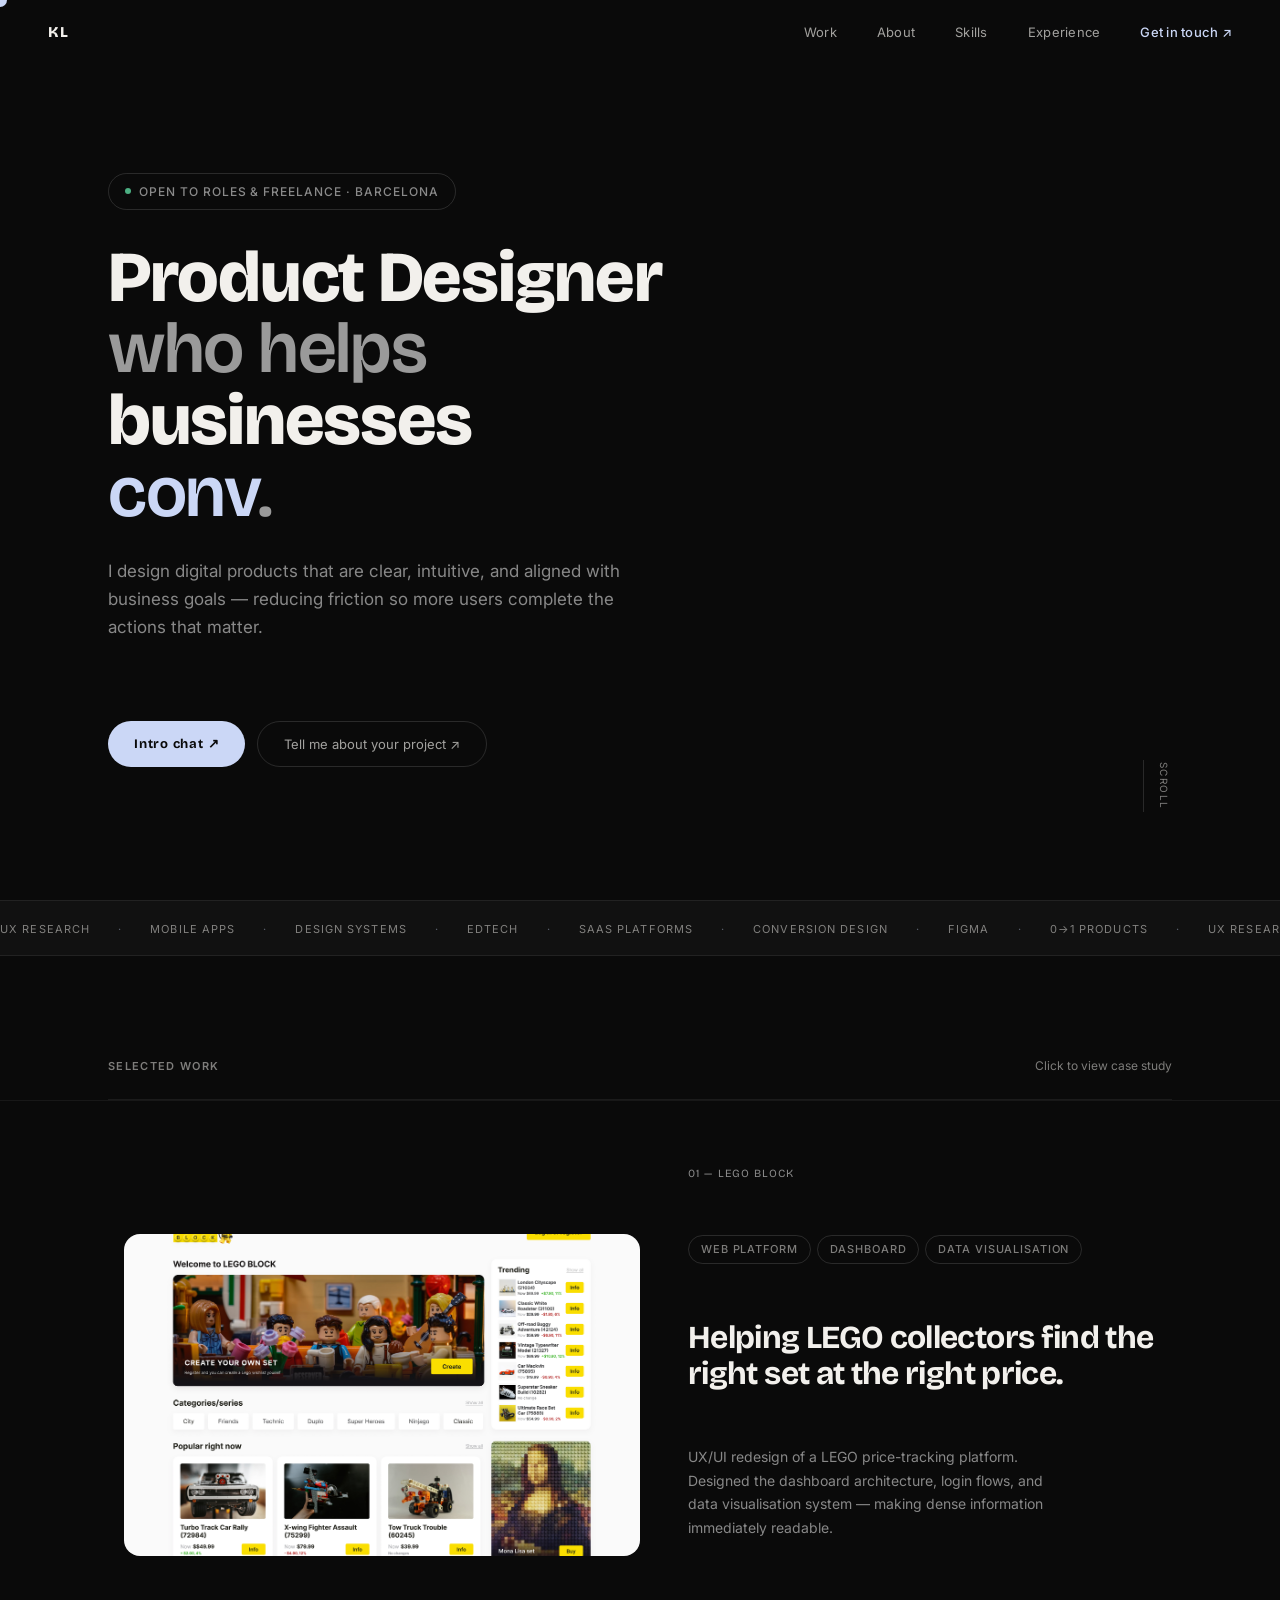
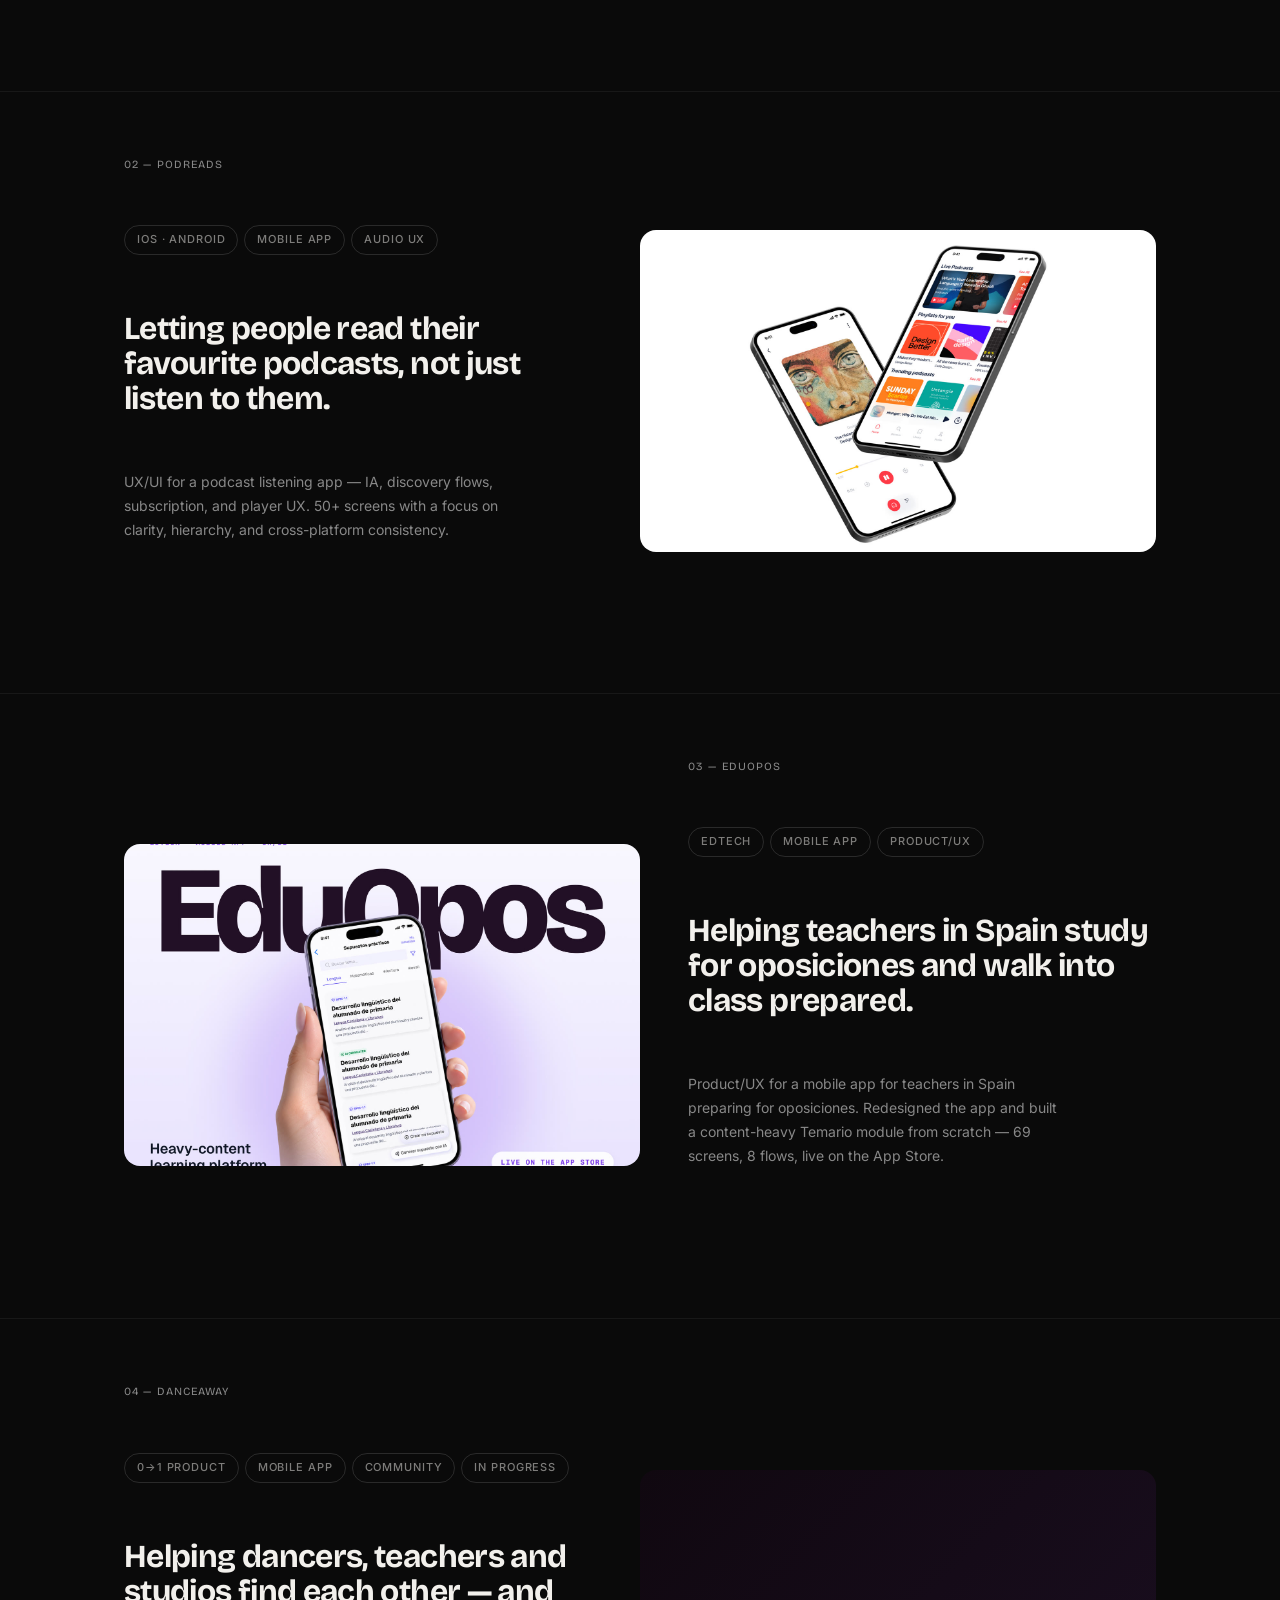
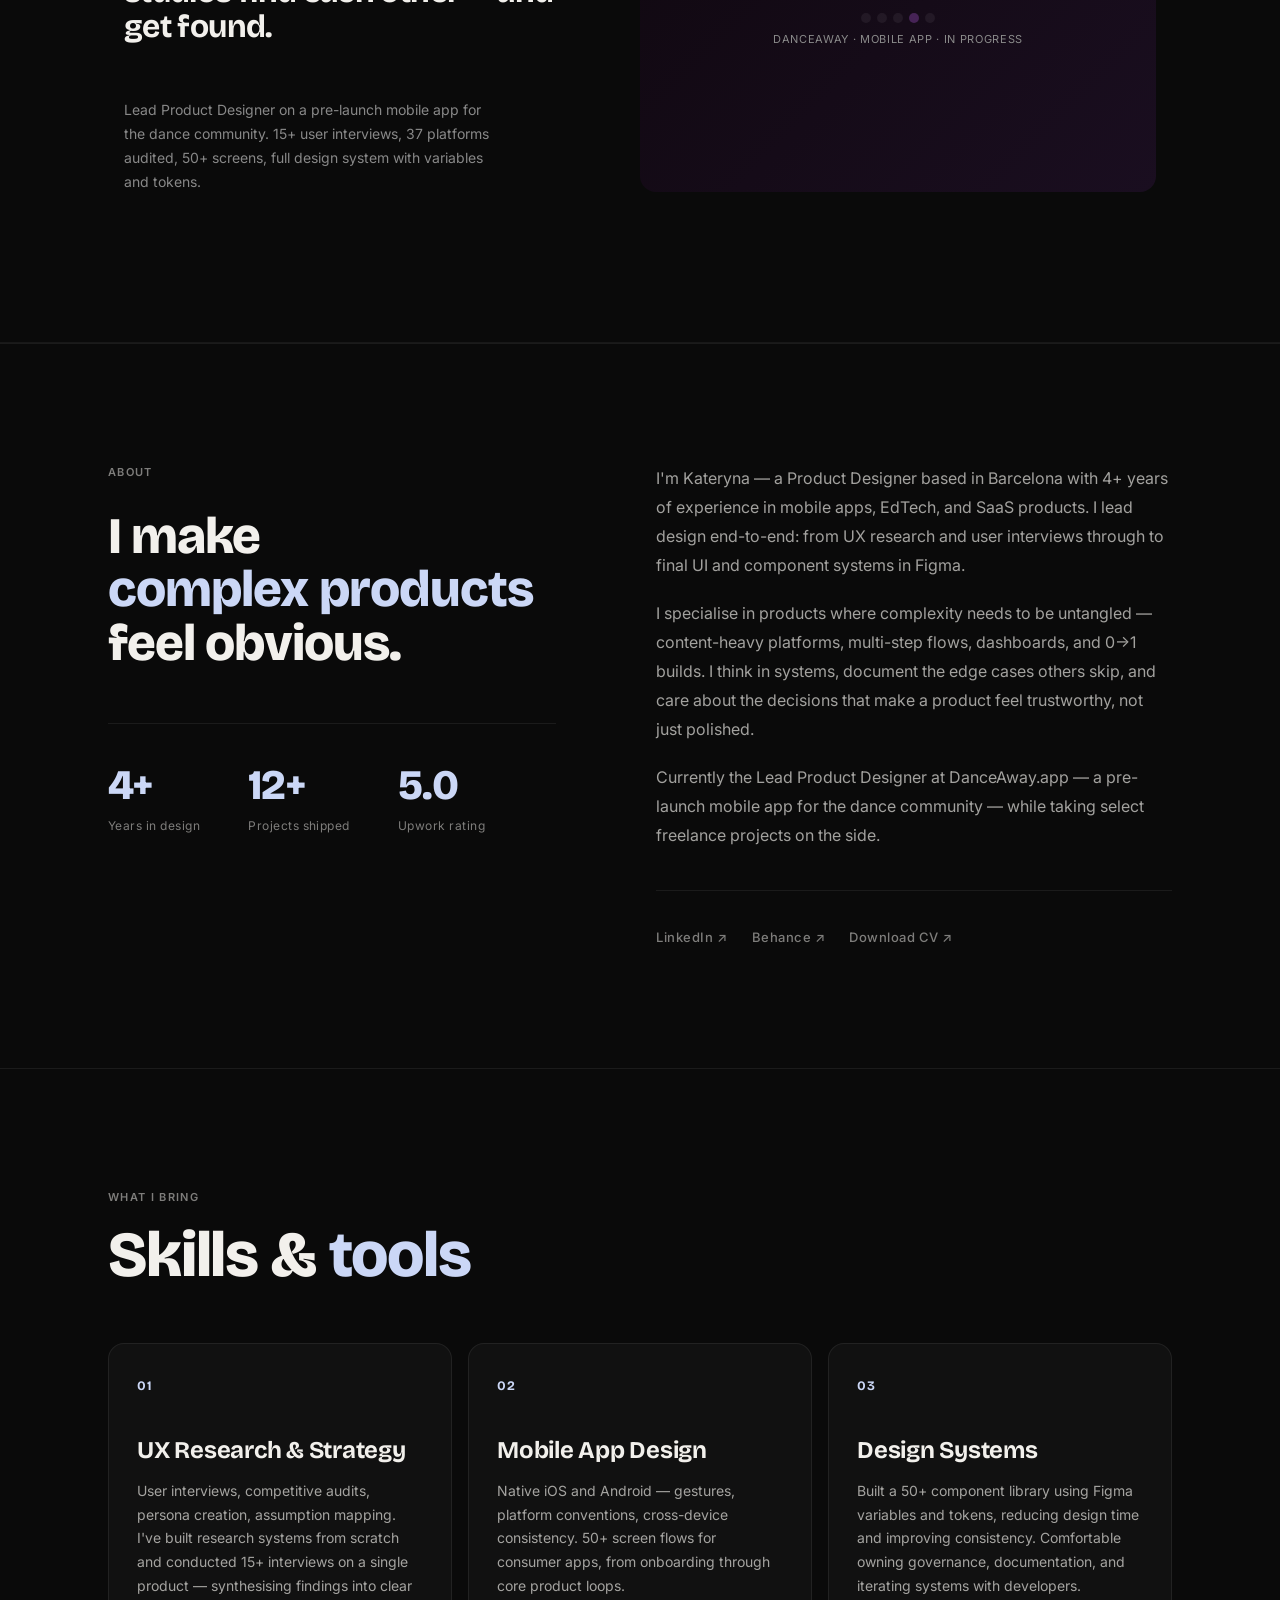
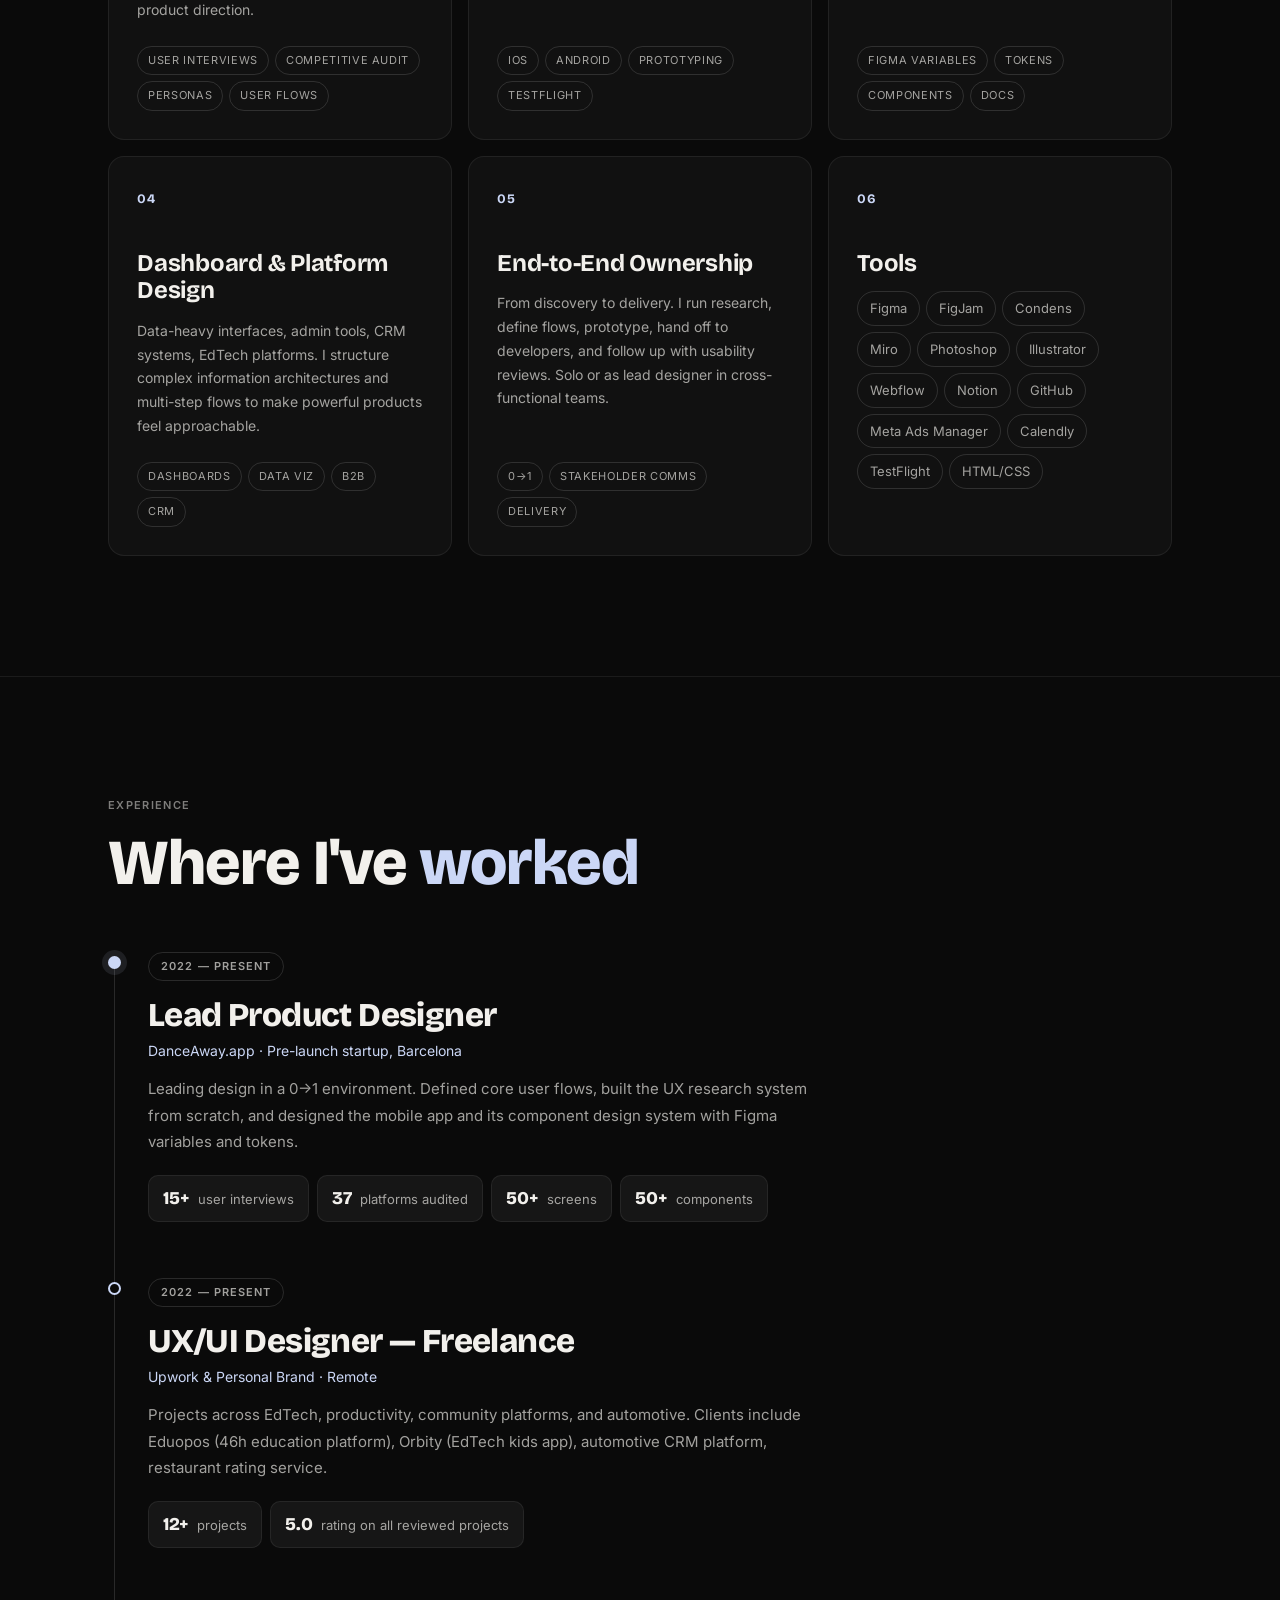
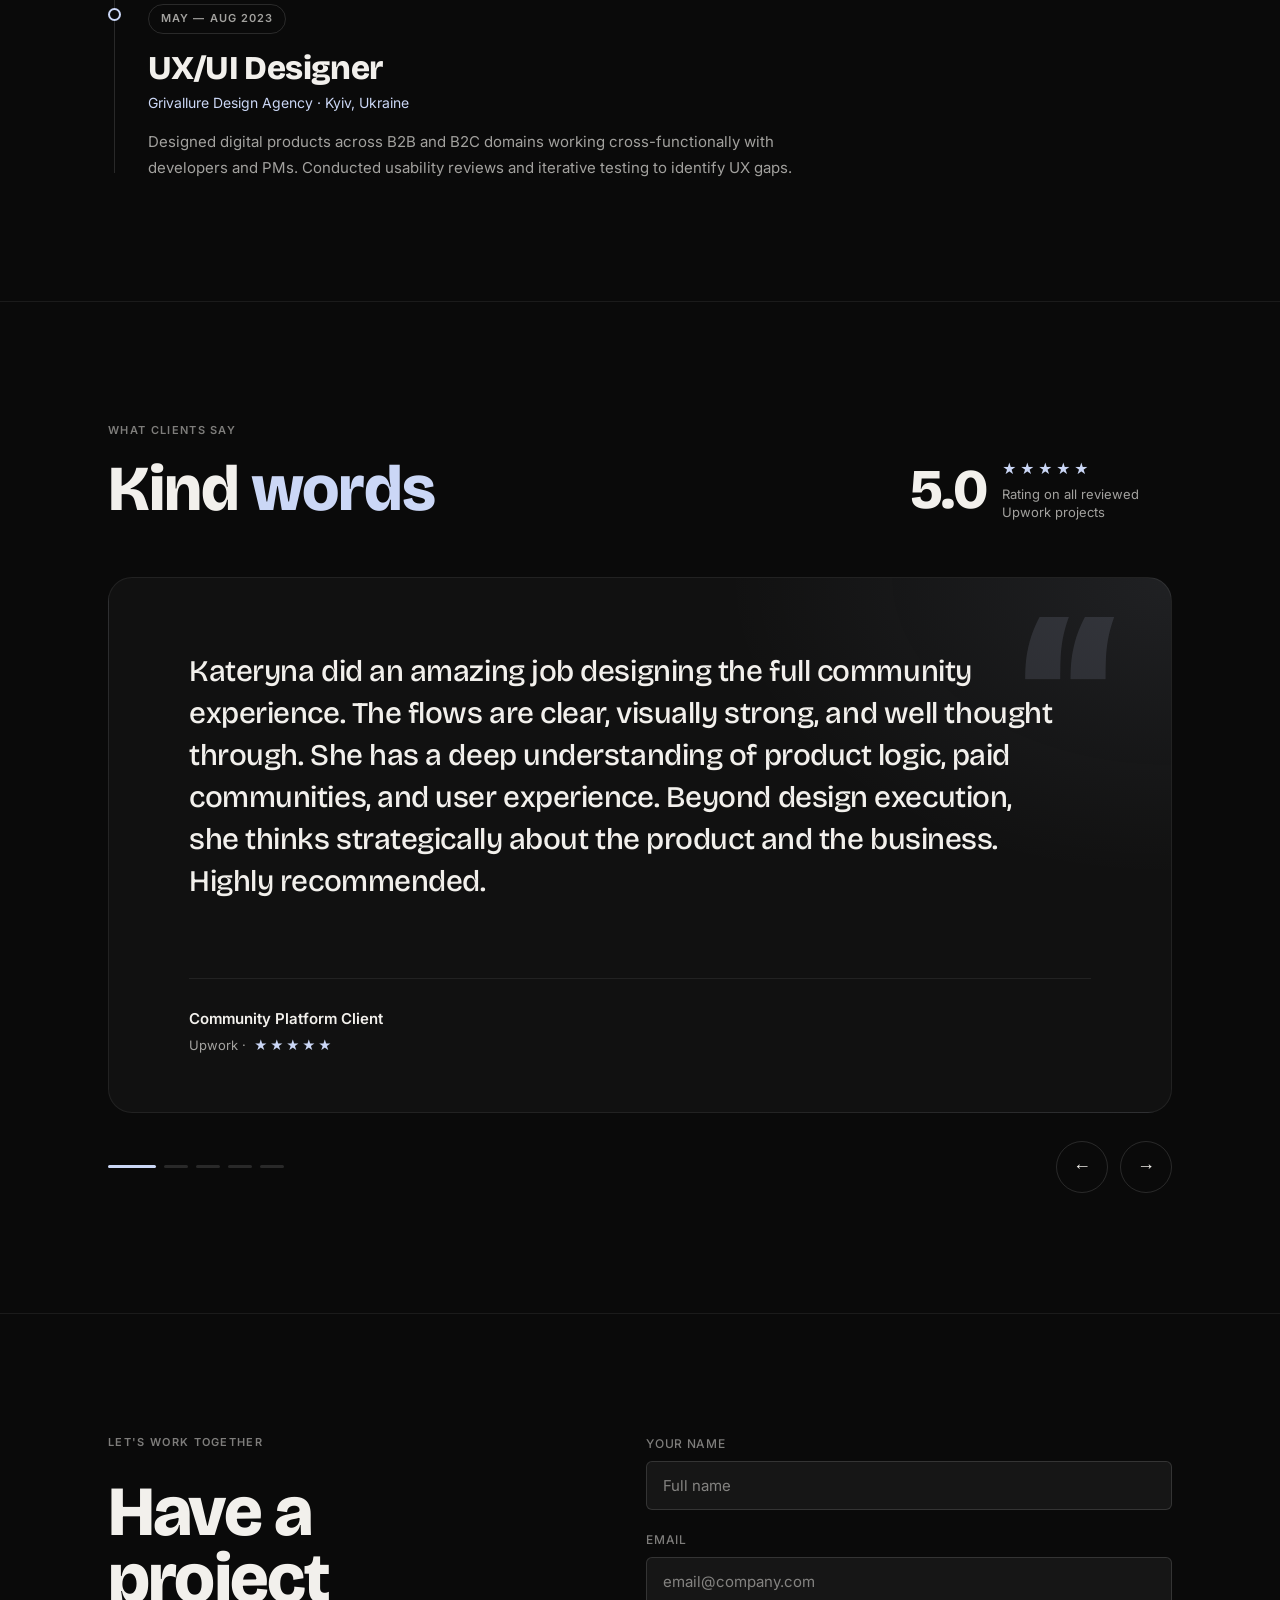
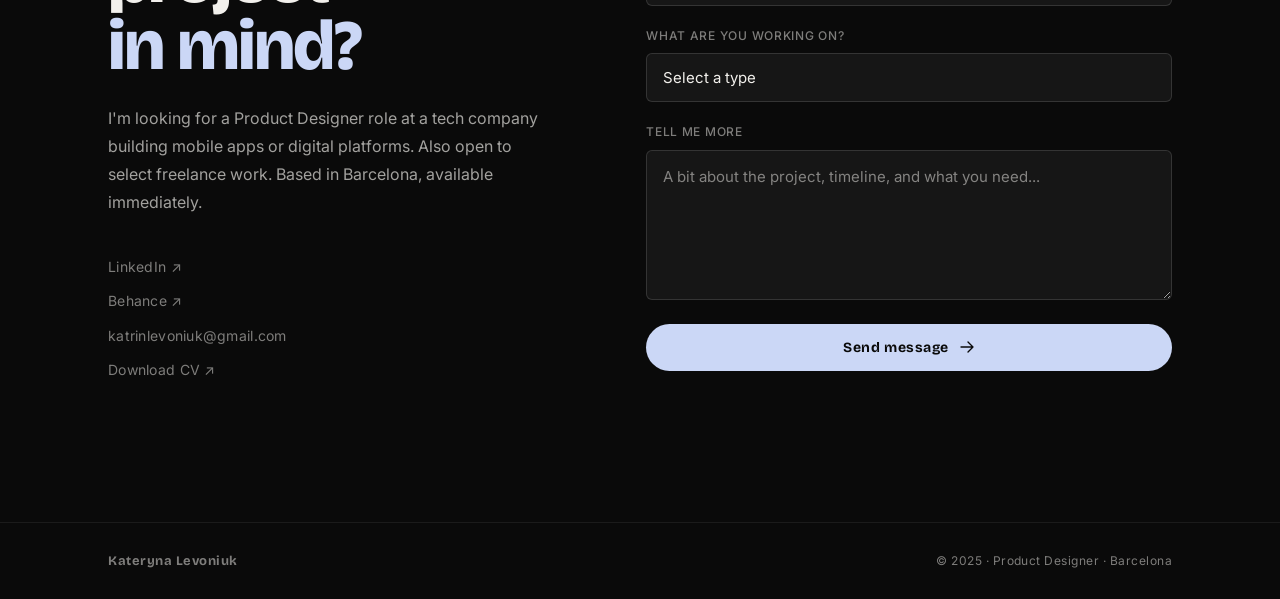
<file: index.html>
<!DOCTYPE html>
<html lang="en">
<head>
  <meta charset="UTF-8" />
  <meta name="viewport" content="width=device-width, initial-scale=1.0" />
  <meta name="description" content="Kateryna Levoniuk — Product Designer helping businesses increase conversions and reduce drop-off through clear, intuitive digital products. Based in Barcelona." />
  <meta property="og:title" content="Kateryna Levoniuk — Product Designer" />
  <meta property="og:description" content="I help businesses increase conversions and reduce drop-off by designing product experiences that guide users to key actions." />
  <meta property="og:type" content="website" />
  <title>Kateryna Levoniuk — Product Designer</title>
  <link rel="preconnect" href="https://fonts.googleapis.com" />
  <link rel="preconnect" href="https://fonts.gstatic.com" crossorigin />
  <link href="https://fonts.googleapis.com/css2?family=Bricolage+Grotesque:opsz,wght@12..96,400..800&family=Inter:wght@300;400;500;600&display=swap" rel="stylesheet" />
  <link rel="stylesheet" href="styles.css?v=20261010" />

  <style>
    /* ── HERO REDESIGN ──────────────────────────────── */
    .hero {
      min-height: 100svh;
      display: grid;
      grid-template-rows: 1fr auto;
      grid-template-columns: minmax(0, 1fr);
      justify-content: normal; /* styles.css sets flex-end, which pushed the grid track right */
      padding-top: 120px;
      padding-bottom: 80px;
      position: relative;
      overflow: hidden;
    }

    .hero-inner {
      display: flex;
      flex-direction: column;
      justify-content: center;
      padding: 0;
      max-width: 1200px;
      width: 100%;
      margin: 0 auto;
      gap: 0;
    }

    .hero-tag {
      display: inline-flex;
      align-items: center;
      gap: 8px;
      font-size: 12px;
      letter-spacing: 0.08em;
      text-transform: uppercase;
      color: var(--text-muted, #8a8a8a);
      margin-bottom: 32px;
    }

    .hero-tag-dot {
      width: 6px;
      height: 6px;
      border-radius: 50%;
      background: #4CAF82;
      flex-shrink: 0;
      animation: pulse-dot 2.4s ease-in-out infinite;
    }

    @keyframes pulse-dot {
      0%, 100% { opacity: 1; transform: scale(1); }
      50% { opacity: 0.4; transform: scale(0.7); }
    }

    .hero-headline {
      font-family: 'Bricolage Grotesque', sans-serif;
      font-weight: 800;
      font-size: clamp(48px, 7vw, 96px);
      line-height: 1.02;
      letter-spacing: -0.018em;
      margin: 0;
      display: flex;
      flex-direction: column;
      gap: 0;
    }

    .hero-line { display: block; font-size: clamp(42px, 5.6vw, 84px); line-height: 1; }
    .hero-line--dim { color: #9a9a9a; }

    .hero-name-accent {
      background: linear-gradient(135deg, var(--accent, #cbd7f6) 0%, #a8bdf5 100%);
      -webkit-background-clip: text;
      -webkit-text-fill-color: transparent;
      background-clip: text;
    }

    .hero-sub {
      margin-top: 28px;
      max-width: 520px;
      font-size: clamp(15px, 1.5vw, 17px);
      line-height: 1.65;
      color: var(--text-muted, #888);
    }

    .hero-cta {
      margin-top: 40px;
      display: flex;
      flex-wrap: wrap;
      gap: 12px;
      align-items: center;
    }

    /* ── PROJECT CARDS REDESIGN ─────────────────────── */
    .projects {
      display: flex;
      flex-direction: column;
      gap: 2px;
    }

    .project {
      position: relative;
      border-top: 1px solid rgba(255,255,255,0.06);
    }

    .project:last-child {
      border-bottom: 1px solid rgba(255,255,255,0.06);
    }

    .project-link-wrap {
      display: grid;
      grid-template-columns: 1fr 1fr;
      gap: 0;
      align-items: stretch;
      text-decoration: none;
      color: inherit;
      padding: 40px clamp(24px, 5vw, 80px);
      transition: background 0.3s ease;
      min-height: 340px;
    }

    .project-link-wrap:hover {
      background: rgba(255,255,255,0.025);
    }

    /* visual side */
    .project-visual {
      position: relative;
      border-radius: 16px;
      overflow: hidden;
      background: #111;
      aspect-ratio: 16/10;
      align-self: center;
    }

    .project-visual img {
      width: 100%;
      height: 100%;
      object-fit: cover;
      display: block;
      transition: transform 0.6s ease;
    }

    .project-link-wrap:hover .project-visual img {
      transform: scale(1.04);
    }

    /* placeholder visual for projects without real images */
    .project-visual-placeholder {
      width: 100%;
      height: 100%;
      display: flex;
      align-items: center;
      justify-content: center;
      font-size: 13px;
      letter-spacing: 0.05em;
      text-transform: uppercase;
      color: #8a8a8a;
    }

    .proj-placeholder-inner {
      display: flex;
      flex-direction: column;
      gap: 8px;
      align-items: center;
    }

    .proj-placeholder-dots {
      display: grid;
      grid-template-columns: repeat(5, 10px);
      gap: 6px;
    }

    .proj-placeholder-dots span {
      width: 10px;
      height: 10px;
      border-radius: 50%;
      background: rgba(255,255,255,0.06);
    }

    /* for danceaway */
    .proj-visual--danceaway {
      background: linear-gradient(135deg, #100810 0%, #1a0e20 100%);
    }

    .proj-visual--danceaway .proj-placeholder-dots span:nth-child(4) {
      background: rgba(160, 80, 200, 0.35);
    }

    /* view label overlay */
    .project-view-label {
      position: absolute;
      inset: 0;
      display: flex;
      align-items: center;
      justify-content: center;
      background: rgba(0,0,0,0.45);
      color: #fff;
      font-size: 13px;
      letter-spacing: 0.04em;
      opacity: 0;
      transition: opacity 0.3s ease;
      border-radius: 16px;
    }

    .project-link-wrap:hover .project-view-label {
      opacity: 1;
    }

    /* the custom cursor already says "View" on mouse devices */
    @media (hover: hover) and (pointer: fine) {
      .project-view-label { display: none; }
    }

    /* info side */
    .project-info {
      display: flex;
      flex-direction: column;
      justify-content: center;
      padding: 24px 0 24px 48px;
    }

    .project-index {
      font-size: 11px;
      letter-spacing: 0.1em;
      text-transform: uppercase;
      color: var(--text-muted, #8a8a8a);
      margin-bottom: 12px;
      font-family: 'Bricolage Grotesque', sans-serif;
    }

    .project-title {
      font-family: 'Bricolage Grotesque', sans-serif;
      font-size: clamp(22px, 2.5vw, 32px);
      font-weight: 700;
      letter-spacing: -0.02em;
      line-height: 1.1;
      margin: 0 0 14px;
      transition: color 0.2s;
    }

    .project-link-wrap:hover .project-title {
      color: var(--accent, #cbd7f6);
    }

    .project-tags {
      display: flex;
      flex-wrap: wrap;
      gap: 6px;
      margin-bottom: 16px;
    }

    .project-desc {
      font-size: 14px;
      line-height: 1.7;
      color: var(--text-muted, #888);
      max-width: 380px;
    }

    .project-arrow {
      margin-top: 24px;
      font-size: 13px;
      color: var(--accent, #cbd7f6);
      letter-spacing: 0.02em;
      opacity: 0;
      transform: translateX(-6px);
      transition: opacity 0.3s ease, transform 0.3s ease;
    }

    .project-link-wrap:hover .project-arrow {
      opacity: 1;
      transform: translateX(0);
    }

    /* muted / coming soon project */
    .project--muted .project-link-wrap {
      opacity: 0.5;
      pointer-events: none;
    }

    .project--muted .project-link-wrap[href] {
      pointer-events: auto;
      opacity: 0.65;
    }

    /* odd projects — flip visual to right side */
    .project:nth-child(even) .project-link-wrap {
      grid-template-columns: 1fr 1fr;
    }

    .project:nth-child(even) .project-visual {
      order: 2;
    }

    .project:nth-child(even) .project-info {
      order: 1;
      padding: 24px 48px 24px 0;
    }

    /* responsive */
    @media (max-width: 800px) {
      .project-link-wrap {
        grid-template-columns: 1fr;
        min-height: auto;
        gap: 24px;
      }

      .project:nth-child(even) .project-link-wrap { grid-template-columns: 1fr; }
      .project:nth-child(even) .project-visual { order: 0; }
      .project:nth-child(even) .project-info { order: 0; padding: 0; }
      .project-info { padding: 0 !important; }

      .hero-headline .hero-line {
        font-size: clamp(38px, 10.5vw, 54px);
        line-height: 1;
      }
    }
  </style>
</head>
<body>

<div class="cursor" id="cursor"></div>
<div class="cursor-follower" id="cursorFollower"></div>

<!-- NAV -->
<nav class="nav" id="nav">
  <a href="index.html" class="nav-logo">KL</a>
  <button class="nav-toggle" id="navToggle" aria-label="Toggle navigation" aria-expanded="false">
    <span></span><span></span>
  </button>
  <ul class="nav-links" id="navLinks">
    <li><a href="#work">Work</a></li>
    <li><a href="#about">About</a></li>
    <li><a href="#skills">Skills</a></li>
    <li><a href="#experience">Experience</a></li>
    <li><a href="#contact" class="nav-cta">Get in touch ↗</a></li>
  </ul>
</nav>

<!-- HERO -->
<section class="hero" id="hero">
  <div class="hero-inner">
    <div class="hero-tag reveal-up">
      <span class="hero-tag-dot"></span>
      Open to roles &amp; freelance · Barcelona
    </div>

    <h1 class="hero-headline">
      <span class="hero-line reveal-up" data-delay="0">Product Designer</span>
      <span class="hero-line hero-line--dim reveal-up" data-delay="100">who helps</span>
      <span class="hero-line reveal-up" data-delay="200">businesses</span>
      <span class="hero-line hero-line--dim reveal-up" data-delay="300">
          <span class="hero-morph" id="heroMorph">ship faster</span><span class="hero-morph-tail" id="heroMorphTail">.</span>
        </span>
    </h1>

    <p class="hero-sub reveal-up" data-delay="400">
      I design digital products that are clear, intuitive, and aligned with business goals — reducing friction so more users complete the actions that matter.
    </p>

    <div class="hero-cta reveal-up" data-delay="500">
      <a href="https://calendar.app.google/REaLpt2wEwKqR5L9A" target="_blank" rel="noopener" class="btn-primary">Intro chat ↗</a>
      <a href="#contact" class="btn-ghost">Tell me about your project ↗</a>
    </div>
  </div>

  <div class="hero-scroll">
    <span>Scroll</span>
    <div class="hero-scroll-line"></div>
  </div>
</section>

<!-- MARQUEE -->
<div class="marquee" aria-hidden="true">
  <div class="marquee-inner">
    <span>UX Research</span><span class="sep">·</span>
    <span>Mobile Apps</span><span class="sep">·</span>
    <span>Design Systems</span><span class="sep">·</span>
    <span>EdTech</span><span class="sep">·</span>
    <span>SaaS Platforms</span><span class="sep">·</span>
    <span>Conversion Design</span><span class="sep">·</span>
    <span>Figma</span><span class="sep">·</span>
    <span>0→1 Products</span><span class="sep">·</span>
    <span>UX Research</span><span class="sep">·</span>
    <span>Mobile Apps</span><span class="sep">·</span>
    <span>Design Systems</span><span class="sep">·</span>
    <span>EdTech</span><span class="sep">·</span>
    <span>SaaS Platforms</span><span class="sep">·</span>
    <span>Conversion Design</span><span class="sep">·</span>
    <span>Figma</span><span class="sep">·</span>
    <span>0→1 Products</span><span class="sep">·</span>
  </div>
</div>

<!-- WORK -->
<section class="section work" id="work">
  <div class="container">
    <div class="section-head">
      <p class="section-label reveal-up">Selected work</p>
      <p class="section-head-note reveal-up">Click to view case study</p>
    </div>
  </div>

  <div class="projects">

    <!-- 01 — LEGO Block (real photo) -->
    <article class="project" data-num="01">
      <a href="work/tracking-platform.html" class="project-link-wrap">
        <div class="project-visual">
          <img src="assets/images/lego hero.png" alt="LEGO Block — Tracking & Analysis Platform" loading="lazy" />
          <div class="project-view-label">View case study →</div>
        </div>
        <div class="project-info">
          <p class="project-index">01 — LEGO Block</p>
          <div class="project-tags">
            <span class="tag">Web Platform</span>
            <span class="tag">Dashboard</span>
            <span class="tag">Data Visualisation</span>
          </div>
          <h2 class="project-title">Helping LEGO collectors find the right set at the right price.</h2>
          <p class="project-desc">UX/UI redesign of a LEGO price-tracking platform. Designed the dashboard architecture, login flows, and data visualisation system — making dense information immediately readable.</p>
          <p class="project-arrow">View case study →</p>
        </div>
      </a>
    </article>

    <!-- 02 — Podcast App -->
    <article class="project" data-num="02">
      <a href="work/podcast-app.html" class="project-link-wrap">
        <div class="project-visual">
          <img src="assets/images/podreads-cover.jpg" alt="PodReads — podcast app screens" loading="lazy" />
          <div class="project-view-label">View case study →</div>
        </div>
        <div class="project-info">
          <p class="project-index">02 — PodReads</p>
          <div class="project-tags">
            <span class="tag">iOS · Android</span>
            <span class="tag">Mobile App</span>
            <span class="tag">Audio UX</span>
          </div>
          <h2 class="project-title">Letting people read their favourite podcasts, not just listen to them.</h2>
          <p class="project-desc">UX/UI for a podcast listening app — IA, discovery flows, subscription, and player UX. 50+ screens with a focus on clarity, hierarchy, and cross-platform consistency.</p>
          <p class="project-arrow">View case study →</p>
        </div>
      </a>
    </article>

    <!-- 03 — EduOpos -->
    <article class="project" data-num="03">
      <a href="work/eduopos.html" class="project-link-wrap">
        <div class="project-visual">
          <img src="assets/images/eduopos/cover.jpg" alt="EduOpos — Learning Platform" loading="lazy" />
          <div class="project-view-label">View case study →</div>
        </div>
        <div class="project-info">
          <p class="project-index">03 — EduOpos</p>
          <div class="project-tags">
            <span class="tag">EdTech</span>
            <span class="tag">Mobile App</span>
            <span class="tag">Product/UX</span>
          </div>
          <h2 class="project-title">Helping teachers in Spain study for oposiciones and walk into class prepared.</h2>
          <p class="project-desc">Product/UX for a mobile app for teachers in Spain preparing for oposiciones. Redesigned the app and built a content-heavy Temario module from scratch — 69 screens, 8 flows, live on the App Store.</p>
          <p class="project-arrow">View case study →</p>
        </div>
      </a>
    </article>

    <!-- 04 — DanceAway -->
    <article class="project" data-num="04">
      <a href="work/danceaway.html" class="project-link-wrap">
        <div class="project-visual proj-visual--danceaway">
          <div class="project-visual-placeholder">
            <div class="proj-placeholder-inner">
              <div class="proj-placeholder-dots">
                <span></span><span></span><span></span><span></span><span></span>
              </div>
              <span style="color:#8a8a8a;font-size:11px;letter-spacing:0.06em;">DanceAway · Mobile App · In progress</span>
            </div>
          </div>
          <div class="project-view-label">View case study →</div>
        </div>
        <div class="project-info">
          <p class="project-index">04 — DanceAway</p>
          <div class="project-tags">
            <span class="tag">0→1 Product</span>
            <span class="tag">Mobile App</span>
            <span class="tag">Community</span>
            <span class="tag">In progress</span>
          </div>
          <h2 class="project-title">Helping dancers, teachers and studios find each other — and get found.</h2>
          <p class="project-desc">Lead Product Designer on a pre-launch mobile app for the dance community. 15+ user interviews, 37 platforms audited, 50+ screens, full design system with variables and tokens.</p>
          <p class="project-arrow">View case study →</p>
        </div>
      </a>
    </article>

  </div>
</section>

<!-- ABOUT -->
<section class="section about" id="about">
  <div class="container">
    <div class="about-grid">
      <div class="about-left">
        <p class="section-label reveal-up">About</p>
        <h2 class="about-headline reveal-up">
          I make<br />
          <em>complex products</em><br />
          feel obvious.
        </h2>
        <div class="about-stats reveal-up">
          <div class="stat">
            <span class="stat-n">4+</span>
            <span class="stat-l">Years in design</span>
          </div>
          <div class="stat">
            <span class="stat-n">12+</span>
            <span class="stat-l">Projects shipped</span>
          </div>
          <div class="stat">
            <span class="stat-n">5.0</span>
            <span class="stat-l">Upwork rating</span>
          </div>
        </div>
      </div>
      <div class="about-right reveal-up">
        <p>I'm Kateryna — a Product Designer based in Barcelona with 4+ years of experience in mobile apps, EdTech, and SaaS products. I lead design end-to-end: from UX research and user interviews through to final UI and component systems in Figma.</p>
        <p>I specialise in products where complexity needs to be untangled — content-heavy platforms, multi-step flows, dashboards, and 0→1 builds. I think in systems, document the edge cases others skip, and care about the decisions that make a product feel trustworthy, not just polished.</p>
        <p>Currently the Lead Product Designer at DanceAway.app — a pre-launch mobile app for the dance community — while taking select freelance projects on the side.</p>
        <div class="about-links">
          <a href="https://www.linkedin.com/in/katrinlevoniuk/" target="_blank" rel="noopener" class="about-link">LinkedIn ↗</a>
          <a href="https://www.behance.net/katrinlevoniuk" target="_blank" rel="noopener" class="about-link">Behance ↗</a>
          <a href="https://drive.google.com/file/d/1tg4LzZDU39xo2M193EfuUgnUz6D19UMw/view?usp=sharing" target="_blank" class="about-link">Download CV ↗</a>
        </div>
      </div>
    </div>
  </div>
</section>

<!-- SKILLS -->
<section class="section skills" id="skills">
  <div class="container">
    <div class="block-head">
      <p class="section-label reveal-up">What I bring</p>
      <h2 class="block-title reveal-up">Skills &amp; <em>tools</em></h2>
    </div>

    <div class="skill-cards">
      <article class="skill-card reveal-up">
        <span class="skill-card-num">01</span>
        <h3>UX Research &amp; Strategy</h3>
        <p>User interviews, competitive audits, persona creation, assumption mapping. I've built research systems from scratch and conducted 15+ interviews on a single product — synthesising findings into clear product direction.</p>
        <div class="skill-card-tags"><span>User Interviews</span><span>Competitive Audit</span><span>Personas</span><span>User Flows</span></div>
      </article>

      <article class="skill-card reveal-up" data-delay="80">
        <span class="skill-card-num">02</span>
        <h3>Mobile App Design</h3>
        <p>Native iOS and Android — gestures, platform conventions, cross-device consistency. 50+ screen flows for consumer apps, from onboarding through core product loops.</p>
        <div class="skill-card-tags"><span>iOS</span><span>Android</span><span>Prototyping</span><span>TestFlight</span></div>
      </article>

      <article class="skill-card reveal-up" data-delay="160">
        <span class="skill-card-num">03</span>
        <h3>Design Systems</h3>
        <p>Built a 50+ component library using Figma variables and tokens, reducing design time and improving consistency. Comfortable owning governance, documentation, and iterating systems with developers.</p>
        <div class="skill-card-tags"><span>Figma Variables</span><span>Tokens</span><span>Components</span><span>Docs</span></div>
      </article>

      <article class="skill-card reveal-up">
        <span class="skill-card-num">04</span>
        <h3>Dashboard &amp; Platform Design</h3>
        <p>Data-heavy interfaces, admin tools, CRM systems, EdTech platforms. I structure complex information architectures and multi-step flows to make powerful products feel approachable.</p>
        <div class="skill-card-tags"><span>Dashboards</span><span>Data Viz</span><span>B2B</span><span>CRM</span></div>
      </article>

      <article class="skill-card reveal-up" data-delay="80">
        <span class="skill-card-num">05</span>
        <h3>End-to-End Ownership</h3>
        <p>From discovery to delivery. I run research, define flows, prototype, hand off to developers, and follow up with usability reviews. Solo or as lead designer in cross-functional teams.</p>
        <div class="skill-card-tags"><span>0→1</span><span>Stakeholder Comms</span><span>Delivery</span></div>
      </article>

      <article class="skill-card skill-card--tools reveal-up" data-delay="160">
        <span class="skill-card-num">06</span>
        <h3>Tools</h3>
        <div class="skill-card-tags skill-card-tags--tools">
          <span>Figma</span><span>FigJam</span><span>Condens</span><span>Miro</span><span>Photoshop</span><span>Illustrator</span><span>Webflow</span><span>Notion</span><span>GitHub</span><span>Meta Ads Manager</span><span>Calendly</span><span>TestFlight</span><span>HTML/CSS</span>
        </div>
      </article>
    </div>
  </div>
</section>

<!-- EXPERIENCE -->
<section class="section experience" id="experience">
  <div class="container">
    <div class="block-head">
      <p class="section-label reveal-up">Experience</p>
      <h2 class="block-title reveal-up">Where I've <em>worked</em></h2>
    </div>

    <div class="xp">
      <article class="xp-item reveal-up">
        <span class="xp-period">2022 — Present</span>
        <h3>Lead Product Designer</h3>
        <p class="xp-company">DanceAway.app · Pre-launch startup, Barcelona</p>
        <p class="xp-desc">Leading design in a 0→1 environment. Defined core user flows, built the UX research system from scratch, and designed the mobile app and its component design system with Figma variables and tokens.</p>
        <ul class="xp-highlights"><li><b>15+</b> user interviews</li><li><b>37</b> platforms audited</li><li><b>50+</b> screens</li><li><b>50+</b> components</li></ul>
      </article>

      <article class="xp-item reveal-up">
        <span class="xp-period">2022 — Present</span>
        <h3>UX/UI Designer — Freelance</h3>
        <p class="xp-company">Upwork &amp; Personal Brand · Remote</p>
        <p class="xp-desc">Projects across EdTech, productivity, community platforms, and automotive. Clients include Eduopos (46h education platform), Orbity (EdTech kids app), automotive CRM platform, restaurant rating service.</p>
        <ul class="xp-highlights"><li><b>12+</b> projects</li><li><b>5.0</b> rating on all reviewed projects</li></ul>
      </article>

      <article class="xp-item reveal-up">
        <span class="xp-period">May — Aug 2023</span>
        <h3>UX/UI Designer</h3>
        <p class="xp-company">Grivallure Design Agency · Kyiv, Ukraine</p>
        <p class="xp-desc">Designed digital products across B2B and B2C domains working cross-functionally with developers and PMs. Conducted usability reviews and iterative testing to identify UX gaps.</p>
      </article>
    </div>

  </div>
</section>

<!-- TESTIMONIALS SLIDER -->
<section class="section testimonials">
  <div class="container">
    <div class="block-head testi-head">
      <div>
        <p class="section-label reveal-up">What clients say</p>
        <h2 class="block-title reveal-up">Kind <em>words</em></h2>
      </div>
      <div class="testi-score reveal-up">
        <span class="testi-score-num">5.0</span>
        <span class="testi-score-meta"><span class="testi-stars" aria-hidden="true">★★★★★</span>Rating on all reviewed Upwork projects</span>
      </div>
    </div>
    <div class="slider-wrap reveal-up">
      <div class="slider" id="slider">

        <div class="slide">
          <blockquote>Kateryna did an amazing job designing the full community experience. The flows are clear, visually strong, and well thought through. She has a deep understanding of product logic, paid communities, and user experience. Beyond design execution, she thinks strategically about the product and the business. Highly recommended.</blockquote>
          <div class="slide-foot">
            <div><p class="slide-author">Community Platform Client</p><p class="slide-src">Upwork · <span aria-label="5 stars">★★★★★</span></p></div>
          </div>
        </div>

        <div class="slide">
          <blockquote>Kateryna really understood the assignment and delivered promptly. She was able to understand the idea and deliver to my expectations, as well as provide me with valuable suggestions. She took ownership of the task. I enjoyed working with her on my edtech app and I highly recommend her services!</blockquote>
          <div class="slide-foot">
            <div><p class="slide-author">Orbity EdTech App</p><p class="slide-src">Upwork · <span aria-label="5 stars">★★★★★</span></p></div>
          </div>
        </div>

        <div class="slide">
          <blockquote>Kateryna did great, the project went as smooth as it could have gone. She did it right and ahead of time.</blockquote>
          <div class="slide-foot">
            <div><p class="slide-author">UX design Client</p><p class="slide-src">Upwork · <span aria-label="5 stars">★★★★★</span></p></div>
          </div>
        </div>

        <div class="slide">
          <blockquote>Kateryna helped us create a page for rating restaurant services. She thoroughly understood the requirements and shared multiple quality design recommendations in a very short period of time. We will definitely hire Kateryna for future needs. Looking forward to working with her again.</blockquote>
          <div class="slide-foot">
            <div><p class="slide-author">Restaurant Services Client</p><p class="slide-src">Upwork · <span aria-label="5 stars">★★★★★</span></p></div>
          </div>
        </div>

        <div class="slide">
          <blockquote>Very good work from Kate — understands the requirements well and gives free mockup designs very quickly. Quick to make changes on feedback given. We would like to work with her in future on more projects.</blockquote>
          <div class="slide-foot">
            <div><p class="slide-author">Content-Heavy Mobile App Client</p><p class="slide-src">Upwork · <span aria-label="5 stars">★★★★★</span></p></div>
          </div>
        </div>

      </div>

      <div class="slider-controls">
        <div class="slider-dots" id="sliderDots"></div>
        <div class="slider-btns">
          <button class="slider-btn slider-prev" id="sliderPrev" aria-label="Previous review">←</button>
          <button class="slider-btn slider-next" id="sliderNext" aria-label="Next review">→</button>
        </div>
      </div>
    </div>
  </div>
</section>

<!-- CONTACT -->
<section class="section contact" id="contact">
  <div class="container">
    <div class="contact-grid">

      <div class="contact-left">
        <p class="section-label reveal-up">Let's work together</p>
        <h2 class="contact-headline reveal-up">
          Have a project<br />
          <em>in mind?</em>
        </h2>
        <p class="contact-sub reveal-up">I'm looking for a Product Designer role at a tech company building mobile apps or digital platforms. Also open to select freelance work. Based in Barcelona, available immediately.</p>
        <div class="contact-social reveal-up">
          <a href="https://www.linkedin.com/in/katrinlevoniuk/" target="_blank" rel="noopener">LinkedIn ↗</a>
          <a href="https://www.behance.net/katrinlevoniuk" target="_blank" rel="noopener">Behance ↗</a>
          <a href="mailto:katrinlevoniuk@gmail.com">katrinlevoniuk@gmail.com</a>
          <a href="https://drive.google.com/file/d/1tg4LzZDU39xo2M193EfuUgnUz6D19UMw/view?usp=sharing" target="_blank">Download CV ↗</a>
        </div>
      </div>

      <div class="contact-right reveal-up">
        <form class="contact-form" id="contactForm" action="https://formspree.io/f/YOUR_FORM_ID" method="POST">
          <div class="form-field">
            <label for="name">Your name</label>
            <input type="text" id="name" name="name" placeholder="Full name" required />
          </div>
          <div class="form-field">
            <label for="email">Email</label>
            <input type="email" id="email" name="email" placeholder="email@company.com" required />
          </div>
          <div class="form-field">
            <label for="project">What are you working on?</label>
            <select id="project" name="project">
              <option value="" disabled selected>Select a type</option>
              <option value="mobile-app">Mobile app</option>
              <option value="web-platform">Web platform / SaaS</option>
              <option value="design-system">Design system</option>
              <option value="ux-research">UX research</option>
              <option value="fulltime">Full-time role</option>
              <option value="other">Other</option>
            </select>
          </div>
          <div class="form-field">
            <label for="message">Tell me more</label>
            <textarea id="message" name="message" placeholder="A bit about the project, timeline, and what you need..." rows="5" required></textarea>
          </div>
          <button type="submit" class="form-submit">
            <span id="submitText">Send message</span>
            <svg width="16" height="16" fill="none" viewBox="0 0 24 24" stroke="currentColor" stroke-width="2"><path stroke-linecap="round" stroke-linejoin="round" d="M13.5 4.5 21 12m0 0-7.5 7.5M21 12H3"/></svg>
          </button>
          <p class="form-success" id="formSuccess">Thanks! I'll be in touch soon ✦</p>
        </form>
      </div>

    </div>
  </div>
</section>

<!-- FOOTER -->
<footer class="footer">
  <div class="container">
    <span class="footer-name">Kateryna Levoniuk</span>
    <span class="footer-copy">© 2025 · Product Designer · Barcelona</span>
  </div>
</footer>

<script src="script.js?v=20261010"></script>
</body>
</html>
</file>
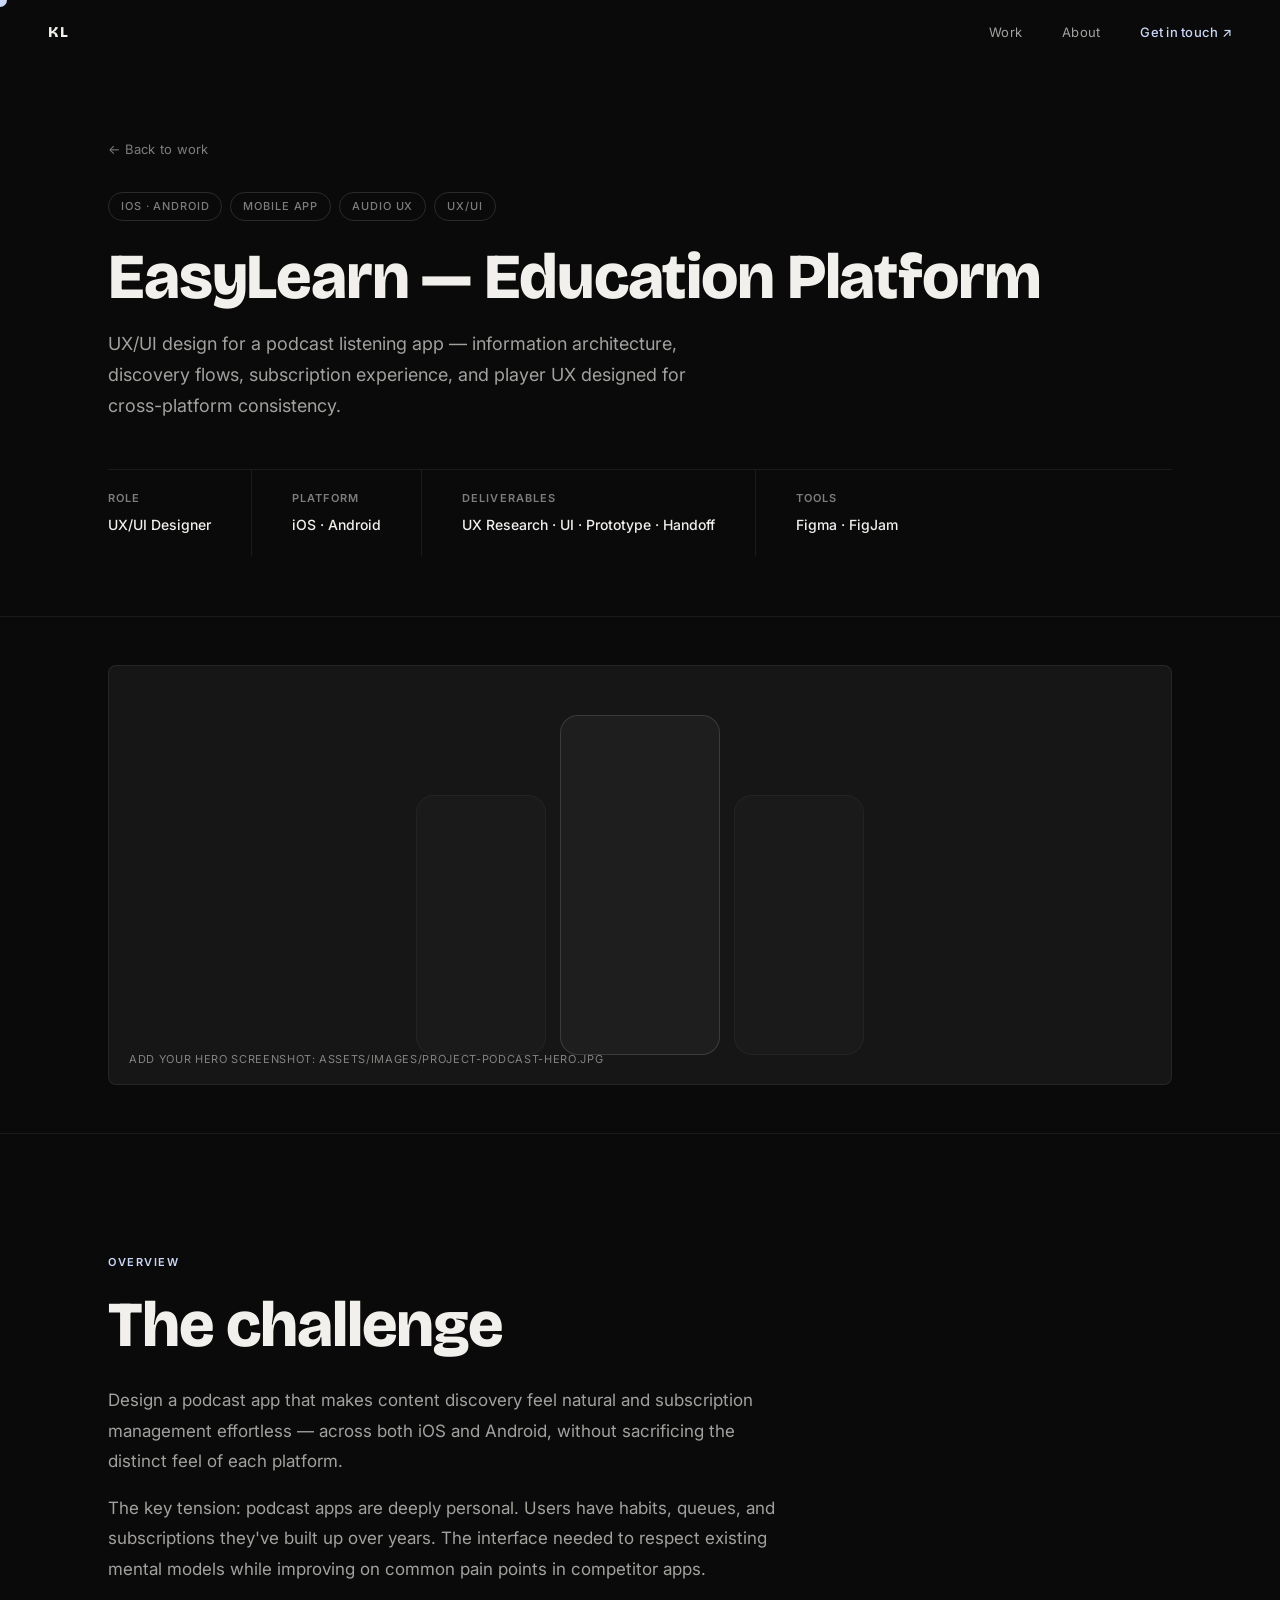
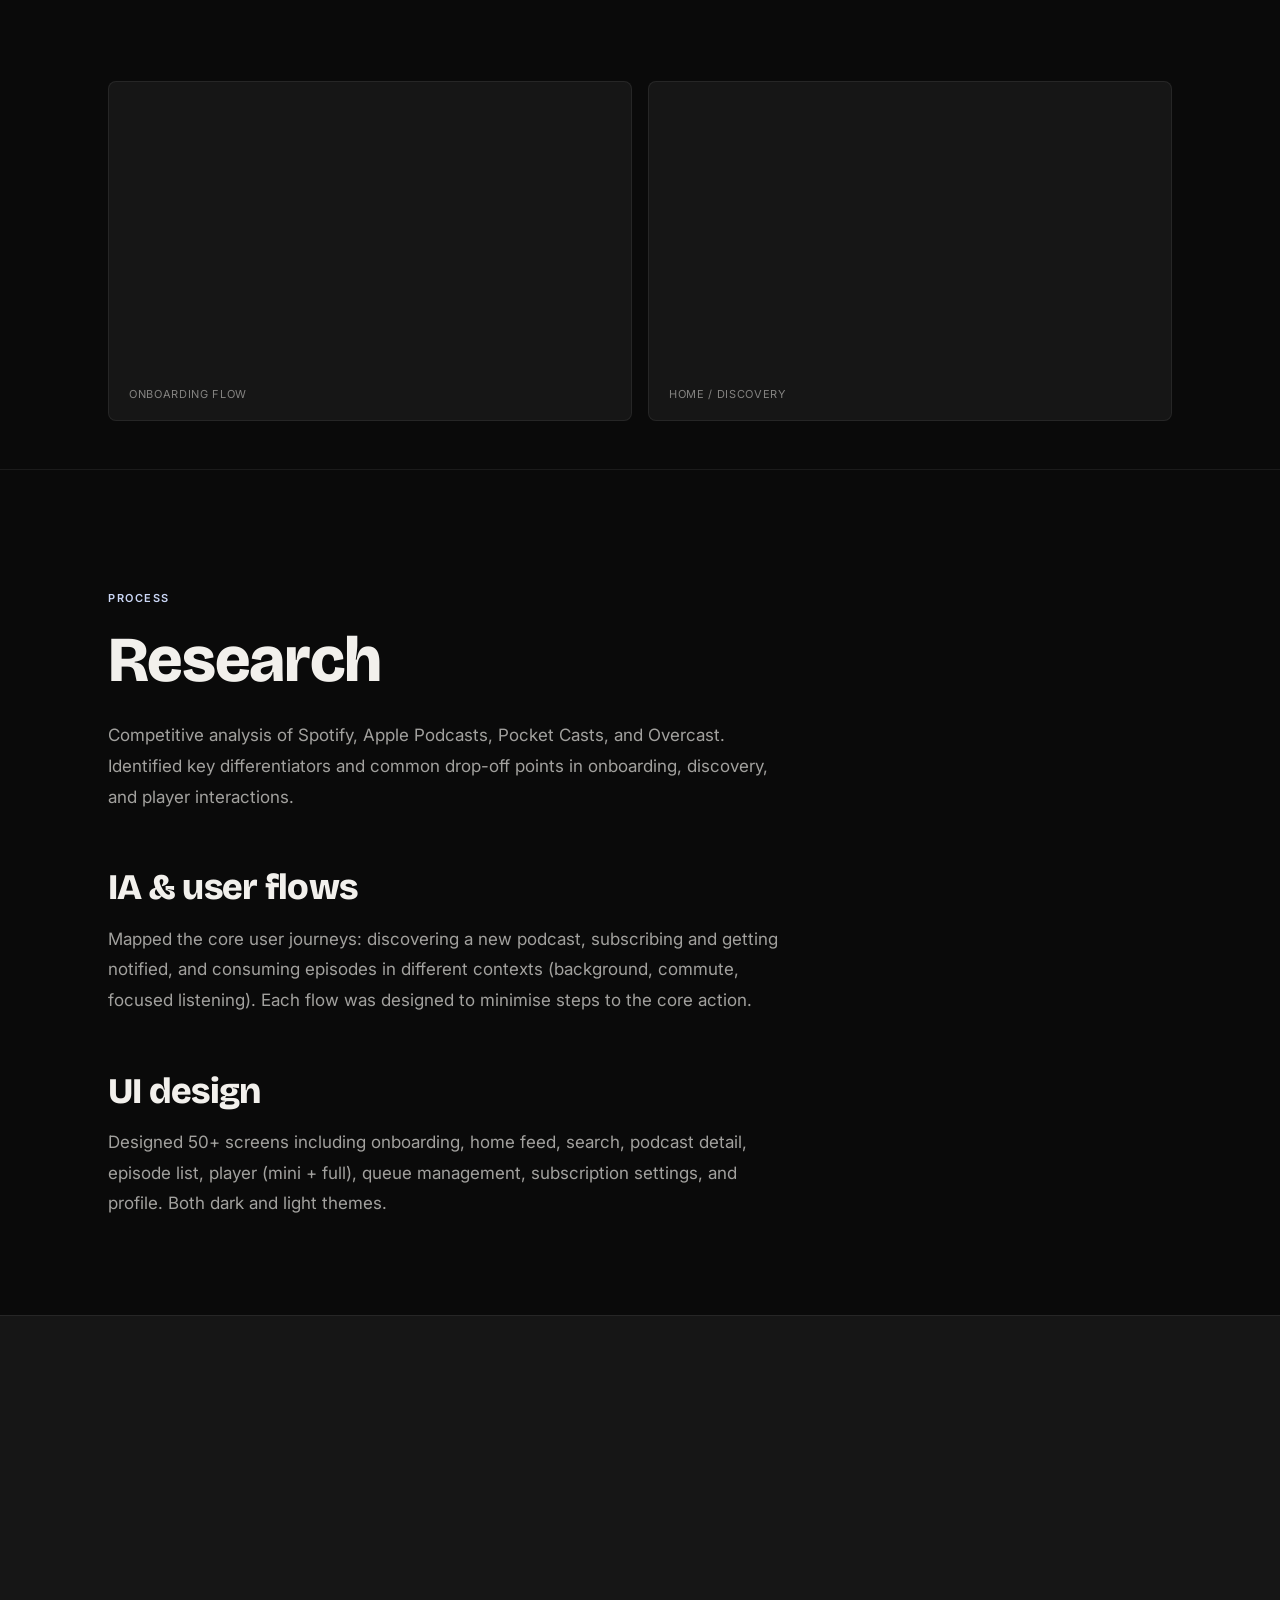
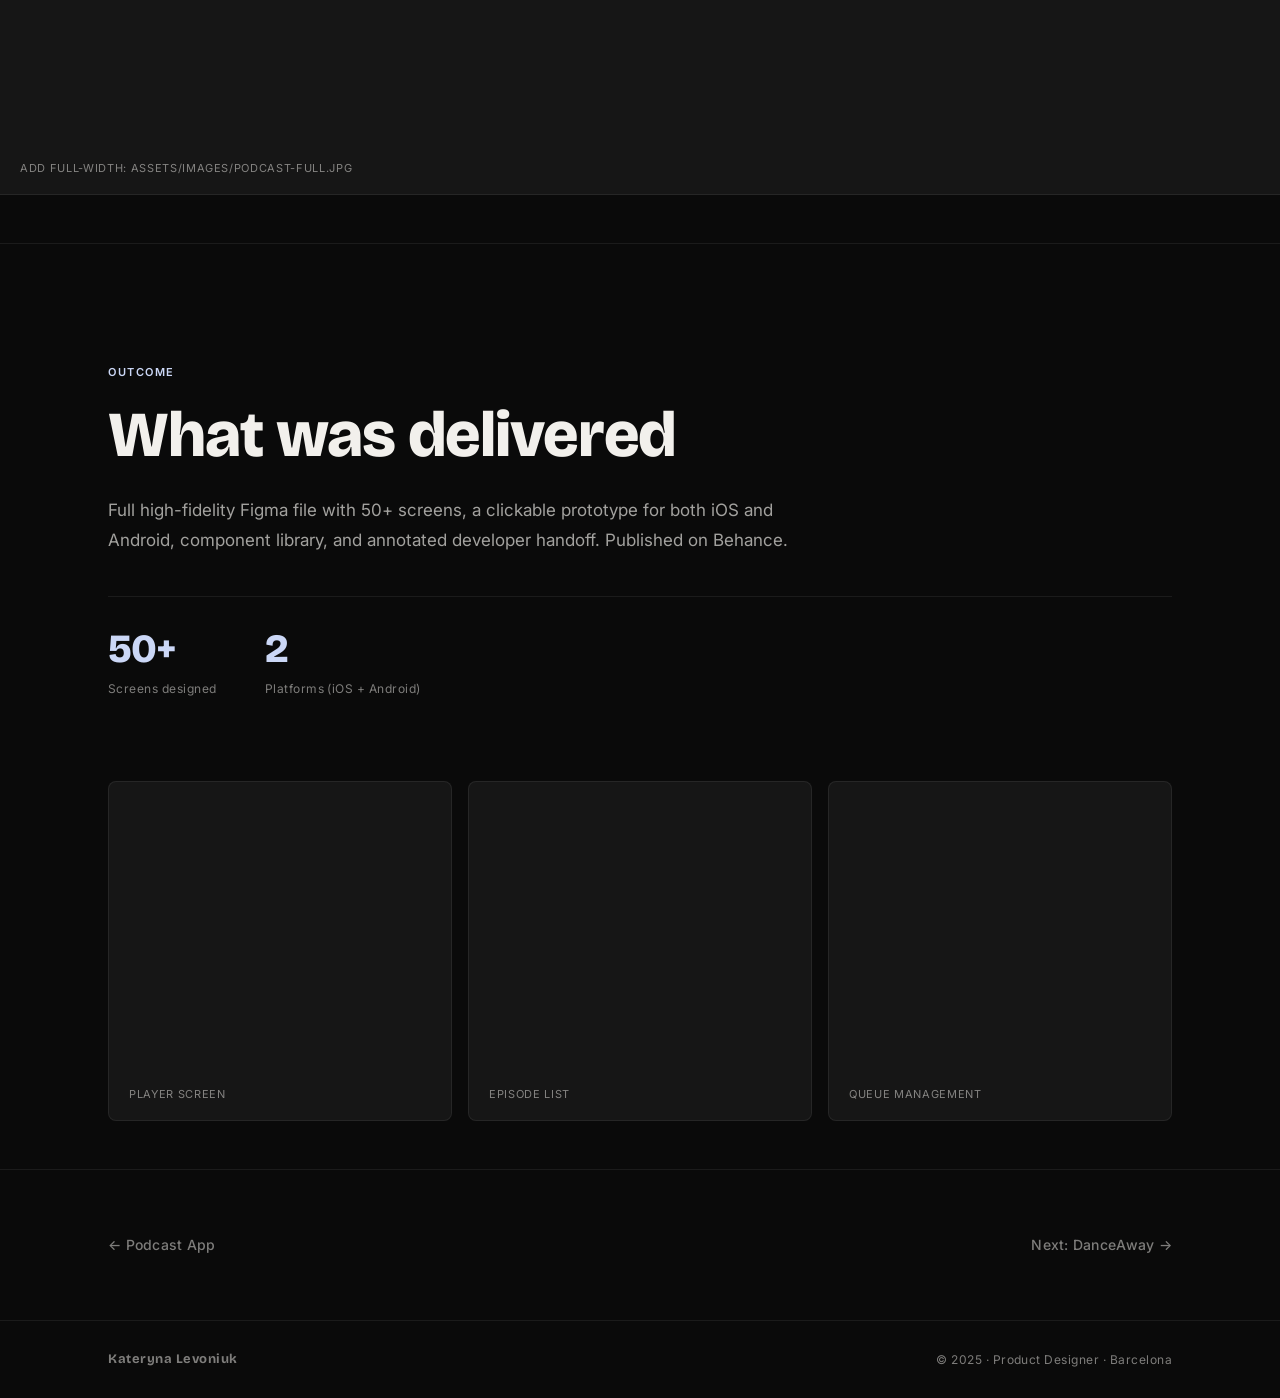
<file: work/easylearn.html>
<!DOCTYPE html>
<html lang="en">
<head>
  <meta charset="UTF-8" />
  <meta name="viewport" content="width=device-width, initial-scale=1.0" />
  <meta name="description" content="EasyLearn — Education Platform — UX/UI Case Study by Kateryna Levoniuk" />
  <title>EasyLearn Education Platform — Kateryna Levoniuk</title>
  <link rel="preconnect" href="https://fonts.googleapis.com" />
  <link rel="preconnect" href="https://fonts.gstatic.com" crossorigin />
  <link href="https://fonts.googleapis.com/css2?family=Bricolage+Grotesque:opsz,wght@12..96,400..800&family=Inter:wght@300;400;500;600&display=swap" rel="stylesheet" />
  <link rel="stylesheet" href="../styles.css?v=20261010" />
</head>
<body>

  <div class="cursor" id="cursor"></div>
  <div class="cursor-follower" id="cursorFollower"></div>

  <nav class="nav scrolled" id="nav">
    <a href="../index.html" class="nav-logo">KL</a>
    <button class="nav-toggle" id="navToggle" aria-label="Toggle navigation" aria-expanded="false">
      <span></span><span></span>
    </button>
    <ul class="nav-links" id="navLinks">
      <li><a href="../index.html#work">Work</a></li>
      <li><a href="../index.html#about">About</a></li>
      <li><a href="../index.html#contact" class="nav-cta">Get in touch ↗</a></li>
    </ul>
  </nav>

  <article class="case-study">

    <header class="cs-header">
      <div class="container">
        <a href="../index.html#work" class="cs-back reveal-up">← Back to work</a>
        <div class="cs-tags reveal-up">
          <span class="tag">iOS · Android</span>
          <span class="tag">Mobile App</span>
          <span class="tag">Audio UX</span>
          <span class="tag">UX/UI</span>
        </div>
        <h1 class="cs-title reveal-up">EasyLearn — Education Platform</h1>
        <p class="cs-subtitle reveal-up">UX/UI design for a podcast listening app — information architecture, discovery flows, subscription experience, and player UX designed for cross-platform consistency.</p>

        <div class="cs-meta reveal-up">
          <div class="cs-meta-item">
            <span class="cs-meta-label">Role</span>
            <span class="cs-meta-value">UX/UI Designer</span>
          </div>
          <div class="cs-meta-item">
            <span class="cs-meta-label">Platform</span>
            <span class="cs-meta-value">iOS · Android</span>
          </div>
          <div class="cs-meta-item">
            <span class="cs-meta-label">Deliverables</span>
            <span class="cs-meta-value">UX Research · UI · Prototype · Handoff</span>
          </div>
          <div class="cs-meta-item">
            <span class="cs-meta-label">Tools</span>
            <span class="cs-meta-value">Figma · FigJam</span>
          </div>
        </div>
      </div>
    </header>

    <div class="cs-hero-img">
      <div class="container">
        <div class="cs-img-placeholder cs-img-placeholder--wide cs-img-placeholder--phones">
          <!-- <img src="../assets/images/project-podcast-hero.jpg" alt="Podcast App screens" /> -->
          <div class="placeholder-phones large">
            <div class="placeholder-phone"></div>
            <div class="placeholder-phone placeholder-phone--main"></div>
            <div class="placeholder-phone"></div>
          </div>
          <p class="cs-img-note">Add your hero screenshot: assets/images/project-podcast-hero.jpg</p>
        </div>
      </div>
    </div>

    <section class="cs-section">
      <div class="container cs-two-col">
        <div class="cs-col-label"><p class="section-label">Overview</p></div>
        <div class="cs-col-content reveal-up">
          <h2>The challenge</h2>
          <p>Design a podcast app that makes content discovery feel natural and subscription management effortless — across both iOS and Android, without sacrificing the distinct feel of each platform.</p>
          <p>The key tension: podcast apps are deeply personal. Users have habits, queues, and subscriptions they've built up over years. The interface needed to respect existing mental models while improving on common pain points in competitor apps.</p>
        </div>
      </div>
    </section>

    <div class="cs-img-row">
      <div class="container">
        <div class="cs-img-grid cs-img-grid--2">
          <div class="cs-img-placeholder">
            <p class="cs-img-note">Onboarding flow</p>
          </div>
          <div class="cs-img-placeholder">
            <p class="cs-img-note">Home / discovery</p>
          </div>
        </div>
      </div>
    </div>

    <section class="cs-section">
      <div class="container cs-two-col">
        <div class="cs-col-label"><p class="section-label">Process</p></div>
        <div class="cs-col-content reveal-up">
          <h2>Research</h2>
          <p>Competitive analysis of Spotify, Apple Podcasts, Pocket Casts, and Overcast. Identified key differentiators and common drop-off points in onboarding, discovery, and player interactions.</p>
          <h2>IA &amp; user flows</h2>
          <p>Mapped the core user journeys: discovering a new podcast, subscribing and getting notified, and consuming episodes in different contexts (background, commute, focused listening). Each flow was designed to minimise steps to the core action.</p>
          <h2>UI design</h2>
          <p>Designed 50+ screens including onboarding, home feed, search, podcast detail, episode list, player (mini + full), queue management, subscription settings, and profile. Both dark and light themes.</p>
        </div>
      </div>
    </section>

    <div class="cs-img-full">
      <div class="cs-img-placeholder cs-img-placeholder--wide">
        <!-- <img src="../assets/images/podcast-full.jpg" alt="Full app screens" /> -->
        <p class="cs-img-note">Add full-width: assets/images/podcast-full.jpg</p>
      </div>
    </div>

    <section class="cs-section">
      <div class="container cs-two-col">
        <div class="cs-col-label"><p class="section-label">Outcome</p></div>
        <div class="cs-col-content reveal-up">
          <h2>What was delivered</h2>
          <p>Full high-fidelity Figma file with 50+ screens, a clickable prototype for both iOS and Android, component library, and annotated developer handoff. Published on Behance.</p>
          <div class="cs-outcome-stats">
            <div class="cs-stat">
              <span class="cs-stat-n">50+</span>
              <span class="cs-stat-l">Screens designed</span>
            </div>
            <div class="cs-stat">
              <span class="cs-stat-n">2</span>
              <span class="cs-stat-l">Platforms (iOS + Android)</span>
            </div>
          </div>
        </div>
      </div>
    </section>

    <div class="cs-img-row">
      <div class="container">
        <div class="cs-img-grid cs-img-grid--3">
          <div class="cs-img-placeholder"><p class="cs-img-note">Player screen</p></div>
          <div class="cs-img-placeholder"><p class="cs-img-note">Episode list</p></div>
          <div class="cs-img-placeholder"><p class="cs-img-note">Queue management</p></div>
        </div>
      </div>
    </div>

    <div class="cs-nav-projects">
      <div class="container">
        <a href="tracking-platform.html" class="cs-nav-back">← Podcast App</a>
        <a href="easylearn.html" class="cs-nav-next">Next: DanceAway →</a>
      </div>
    </div>

  </article>

  <footer class="footer">
    <div class="container">
      <span class="footer-name">Kateryna Levoniuk</span>
      <span class="footer-copy">© 2025 · Product Designer · Barcelona</span>
    </div>
  </footer>

  <script src="../script.js?v=20261010"></script>
</body>
</html>
</file>
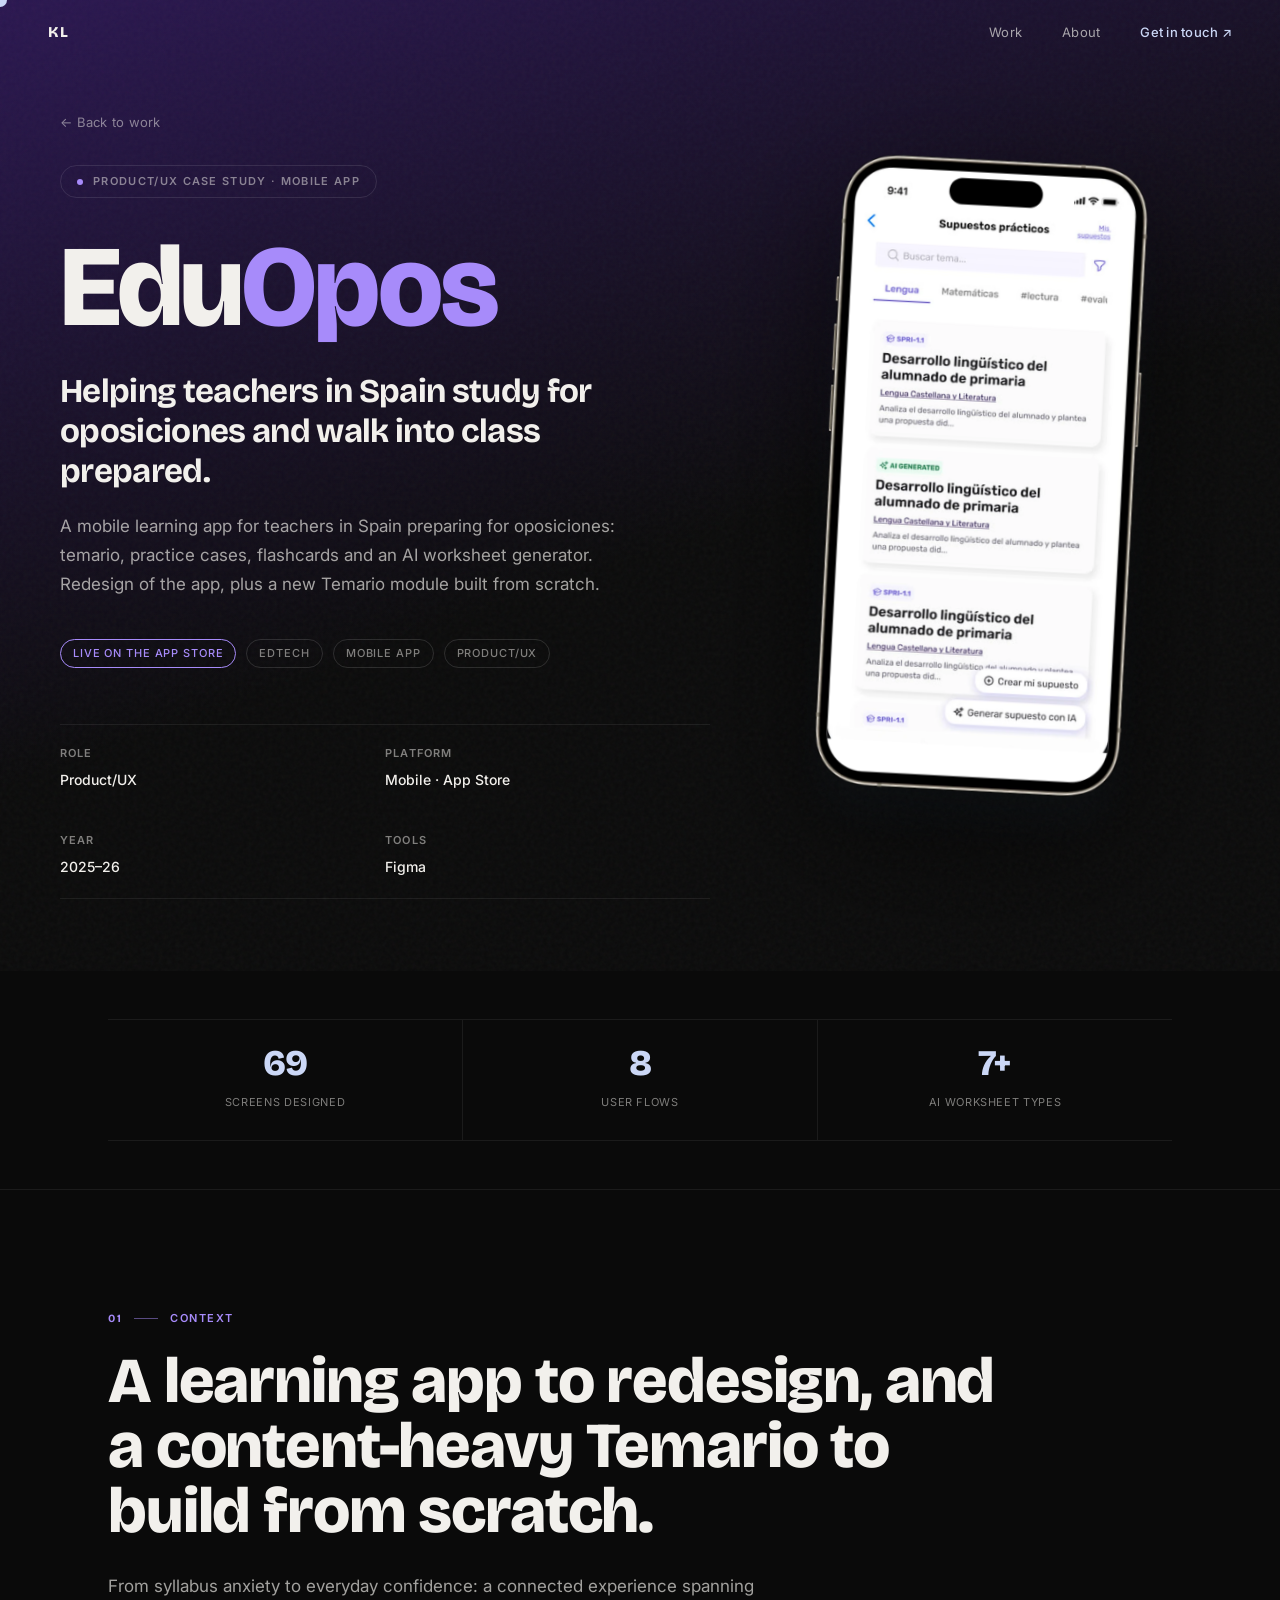
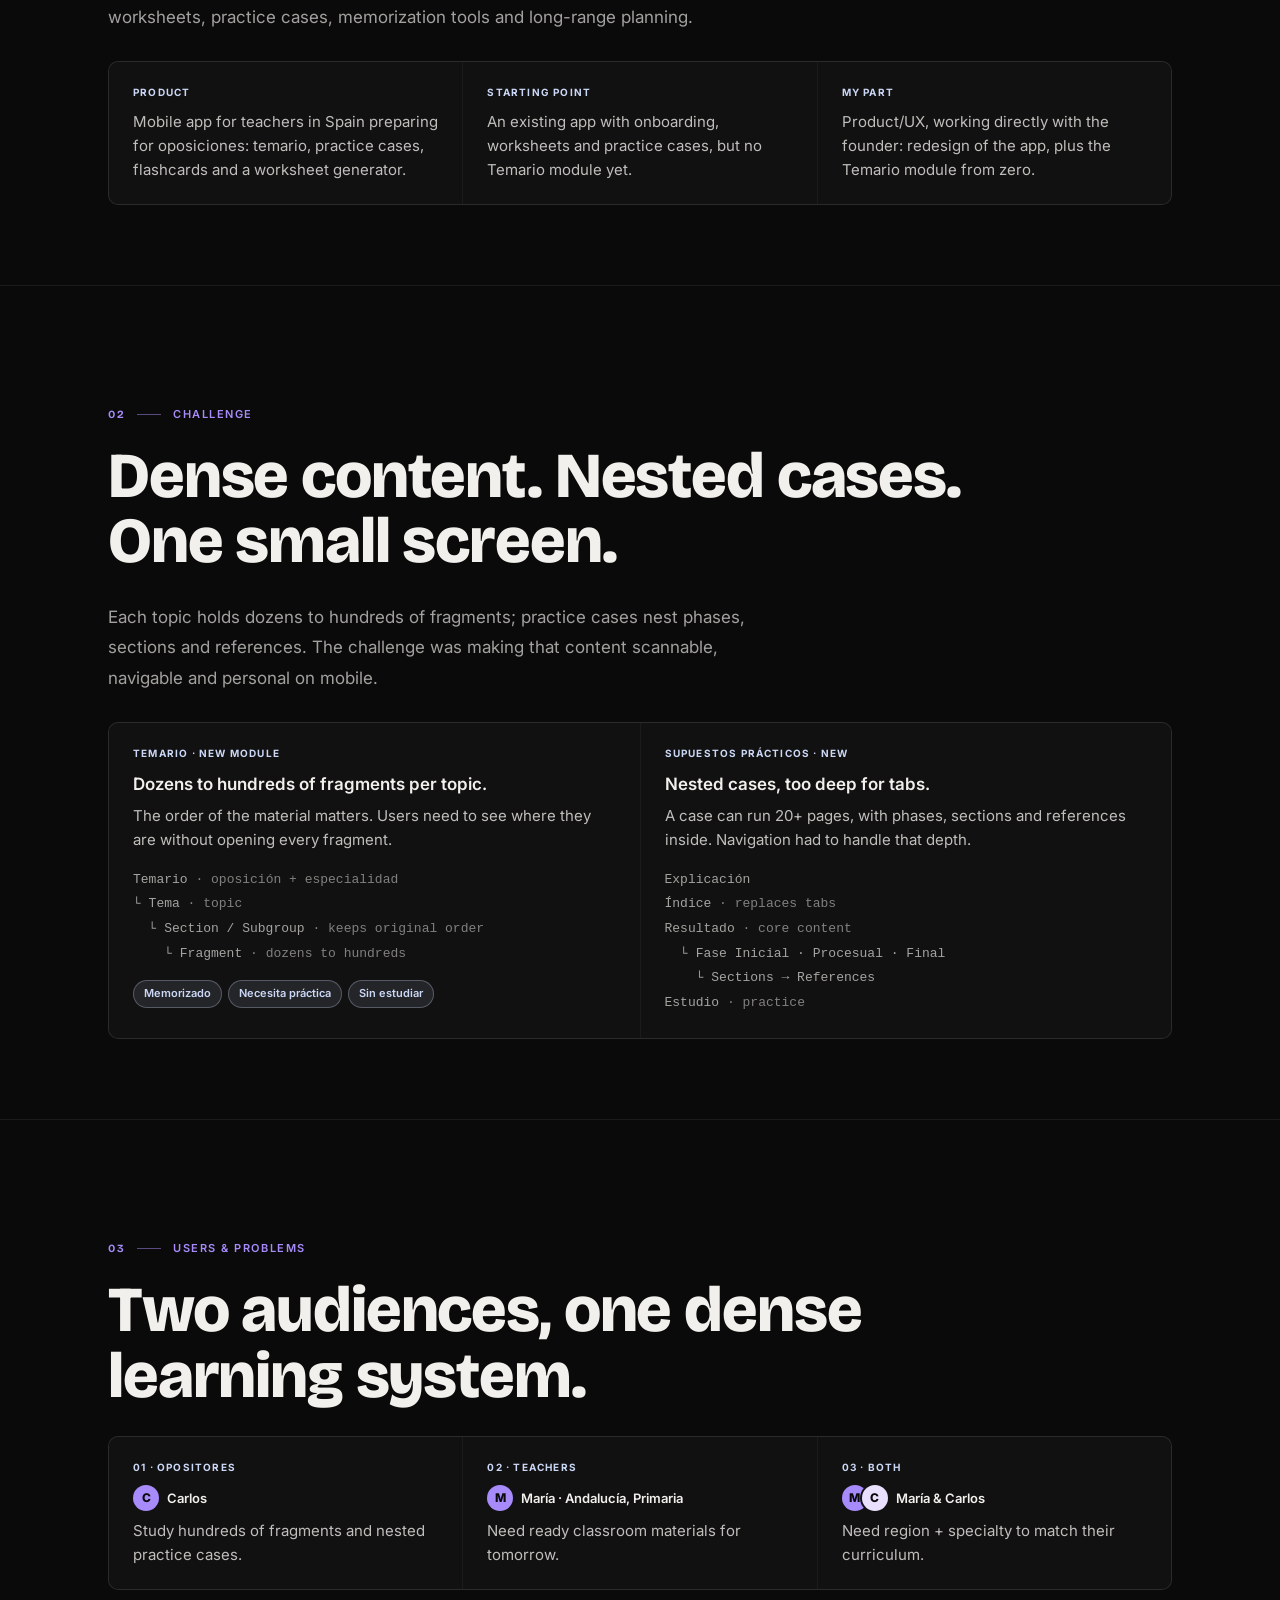
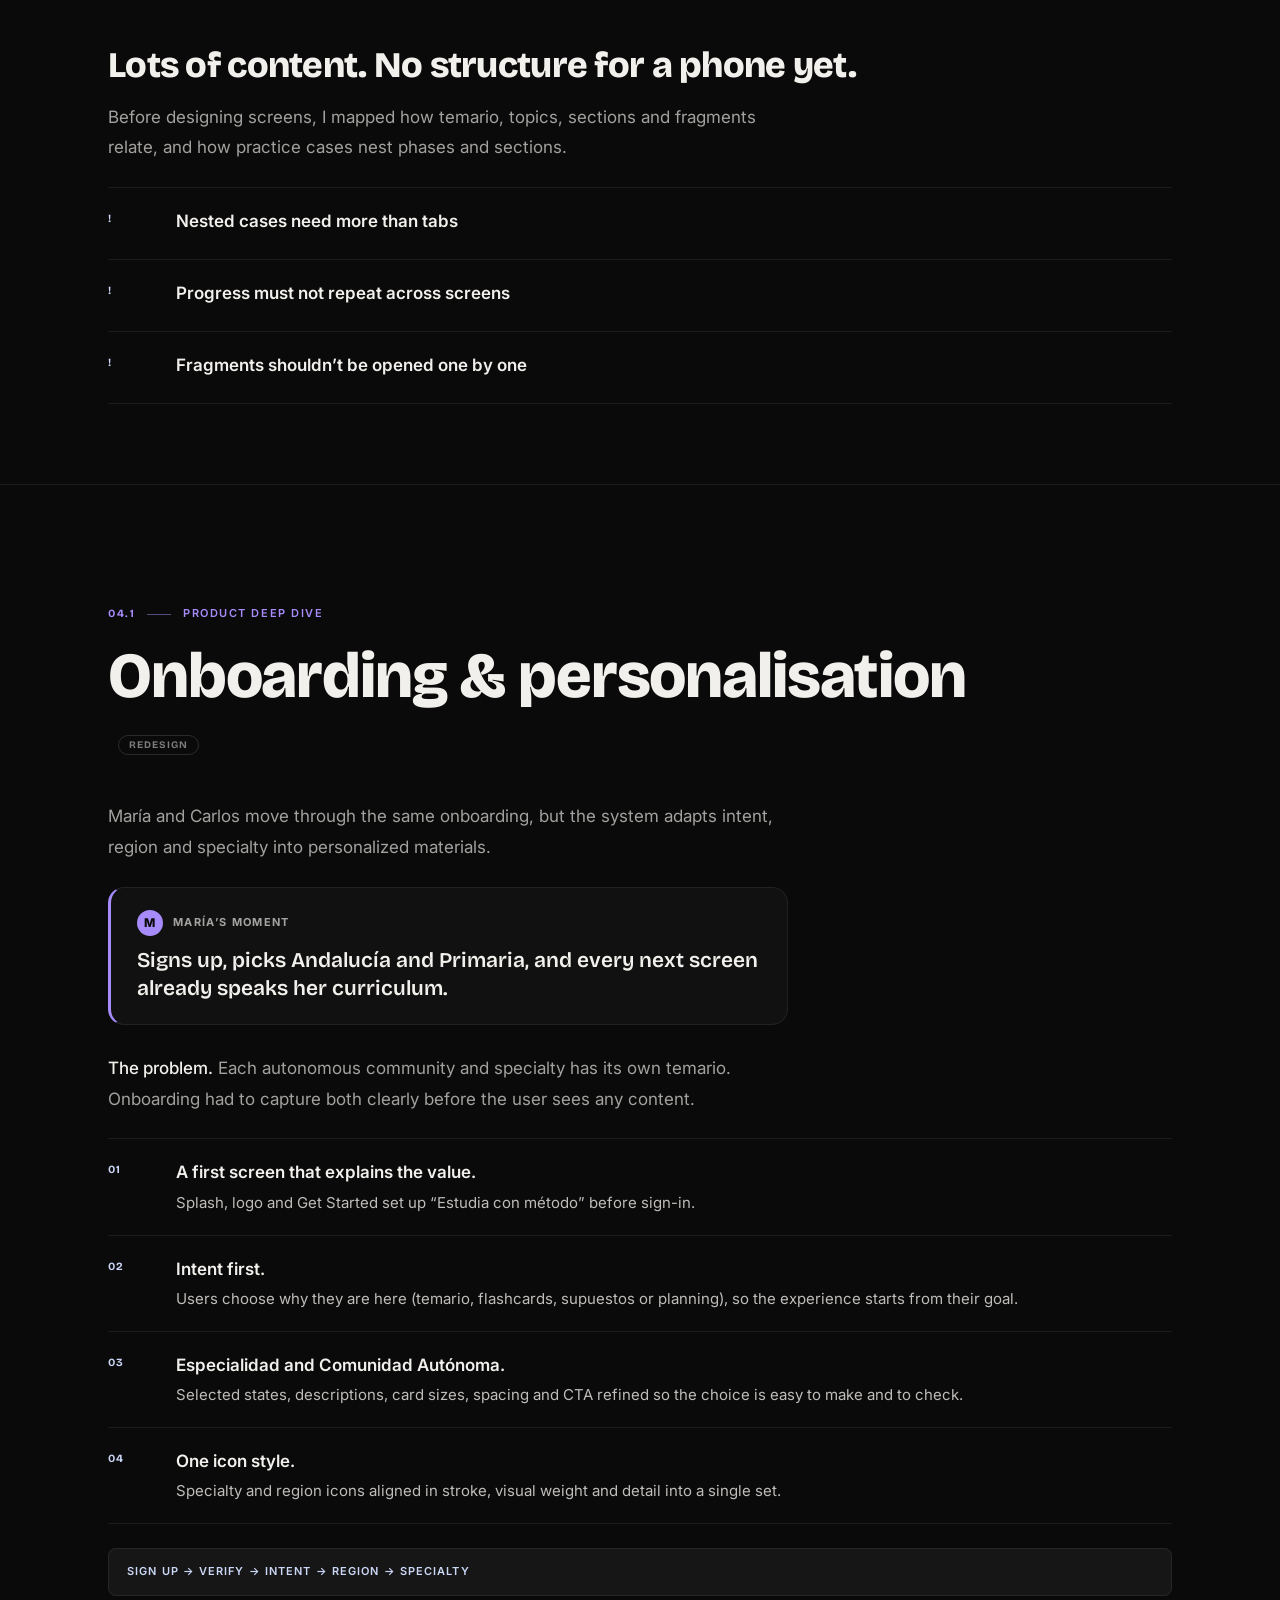
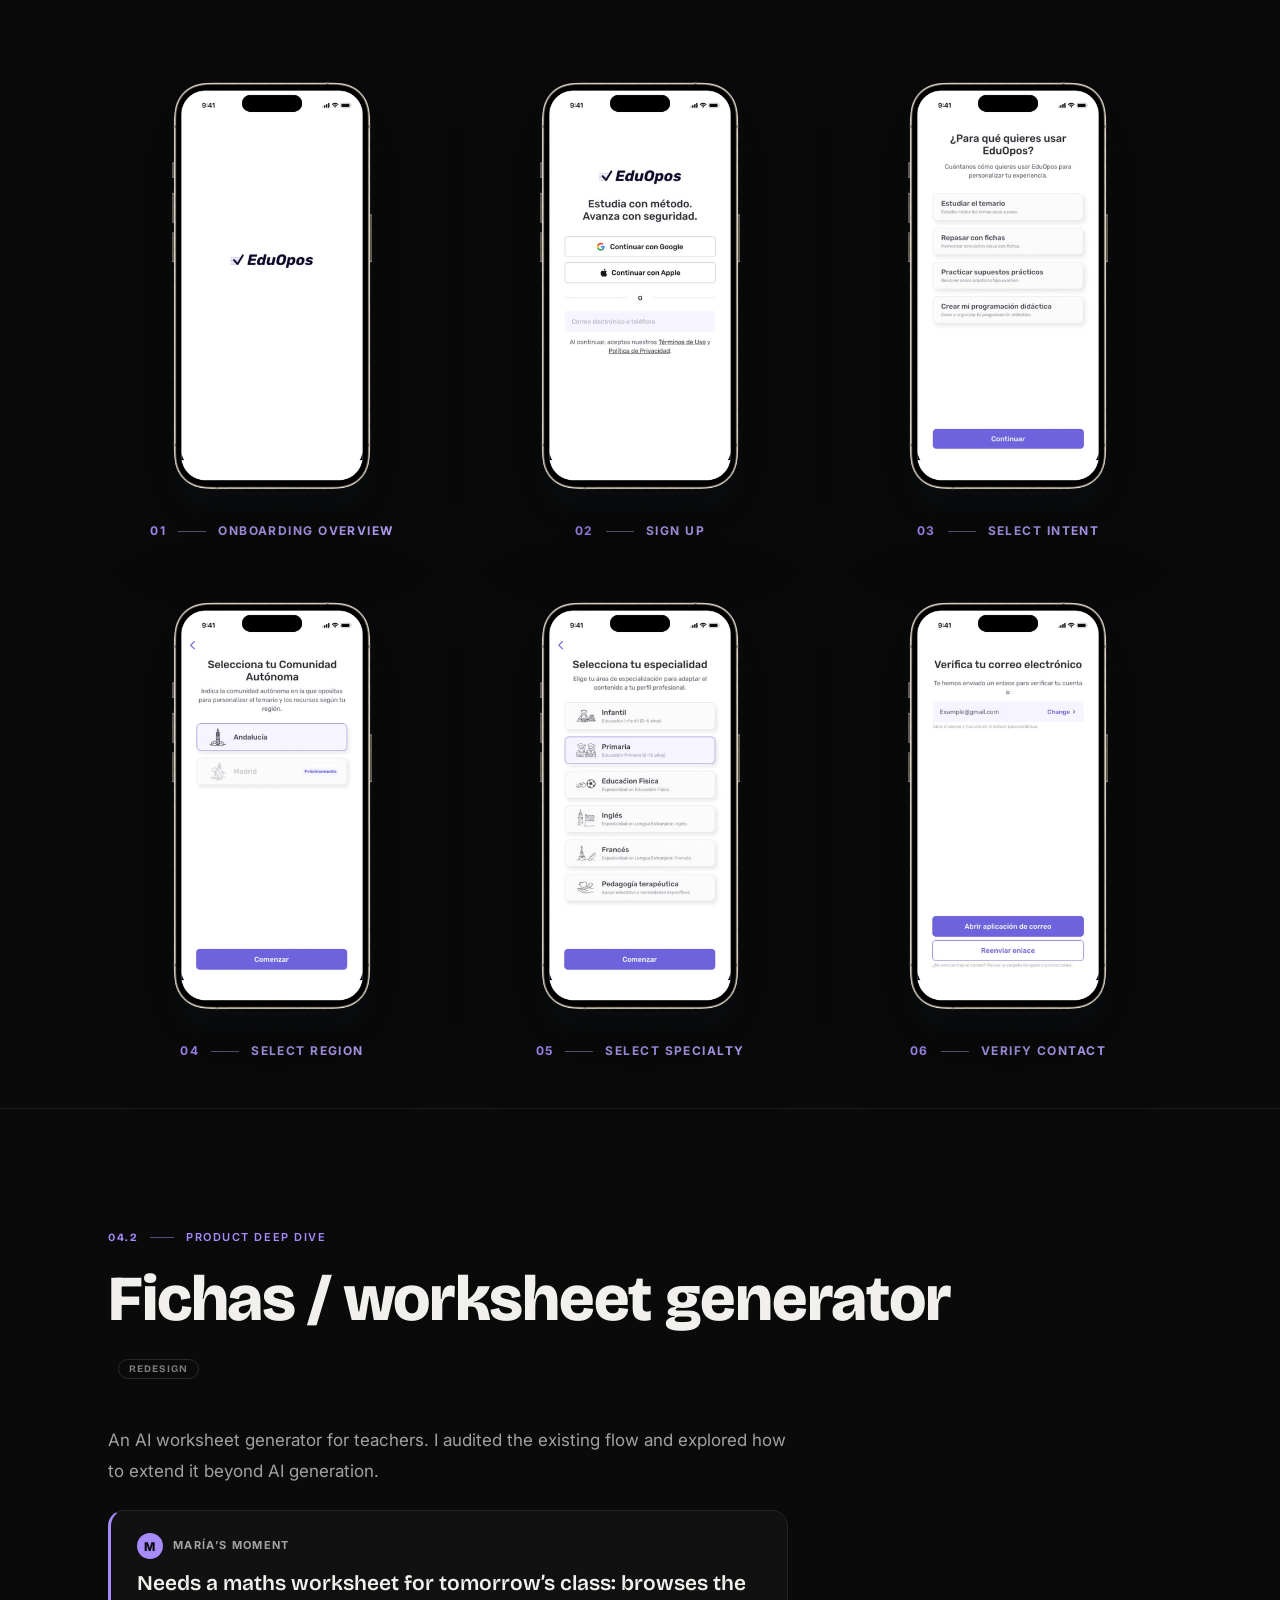
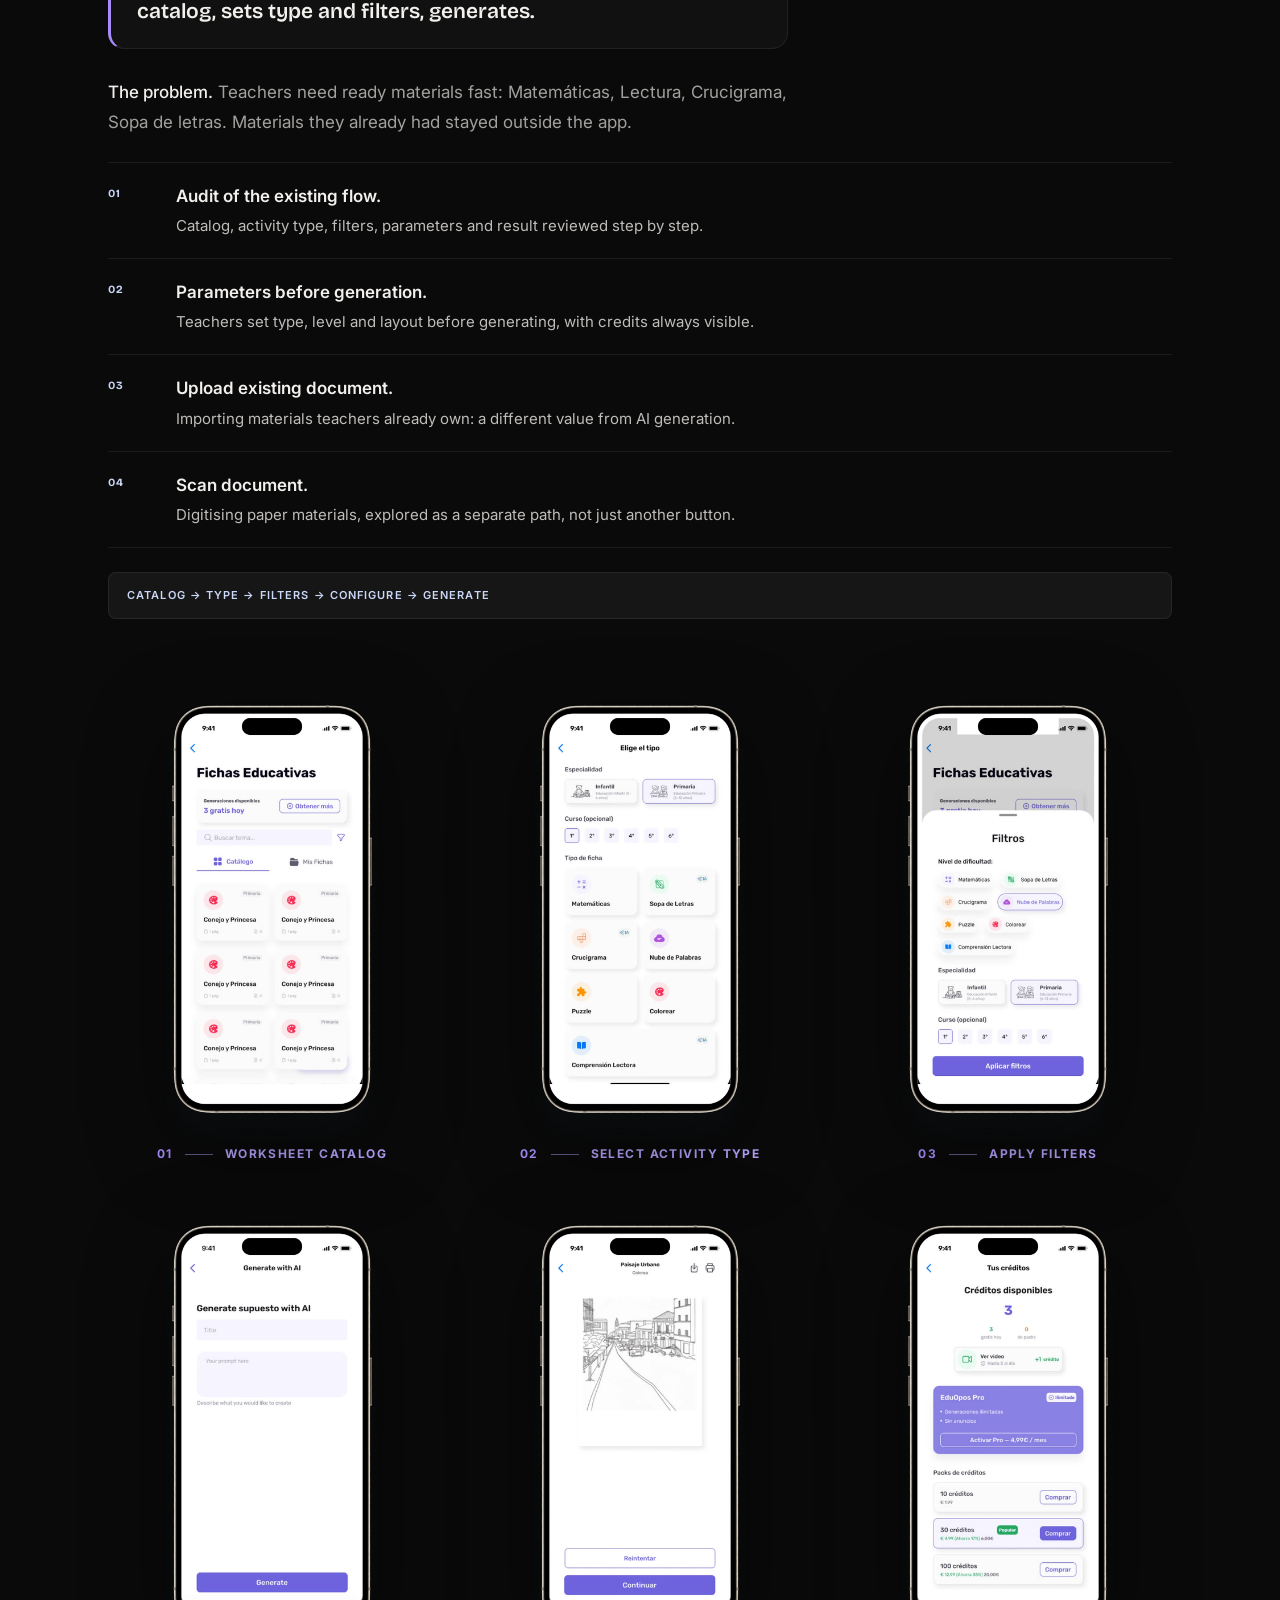
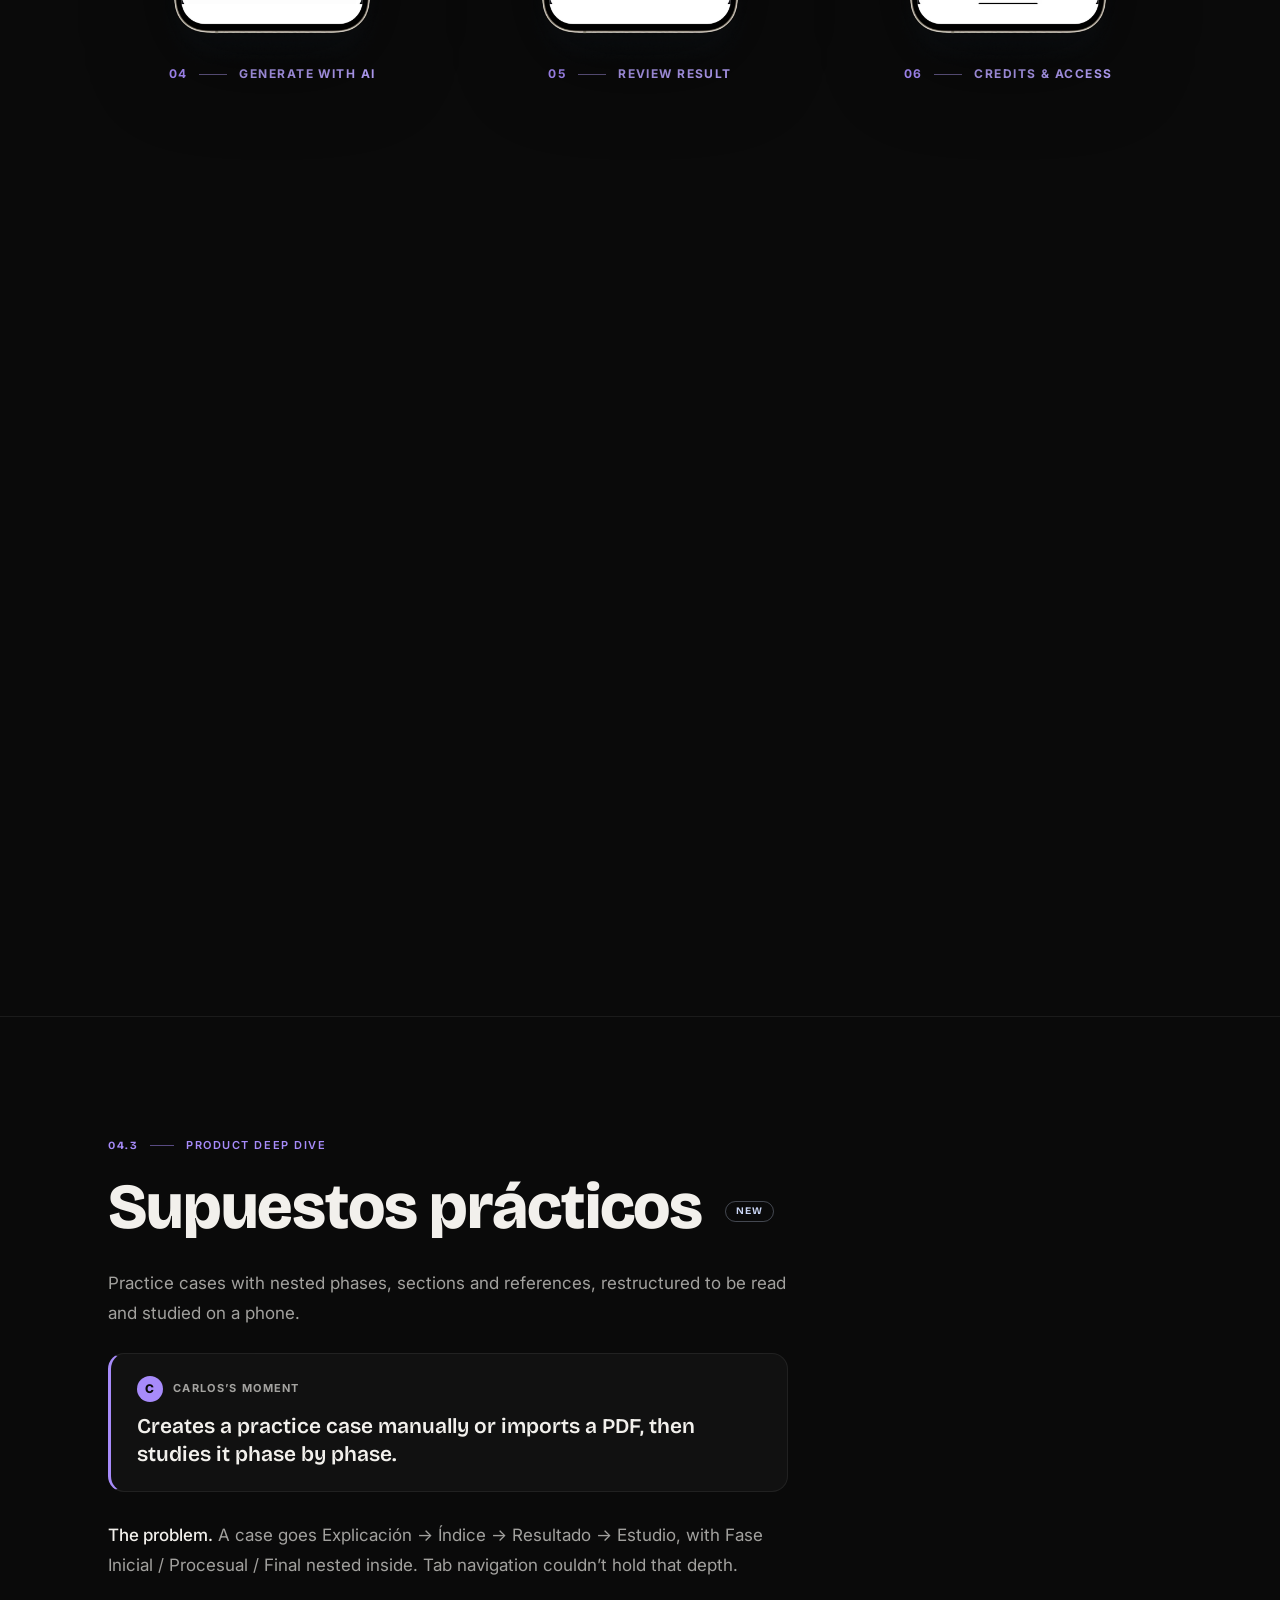
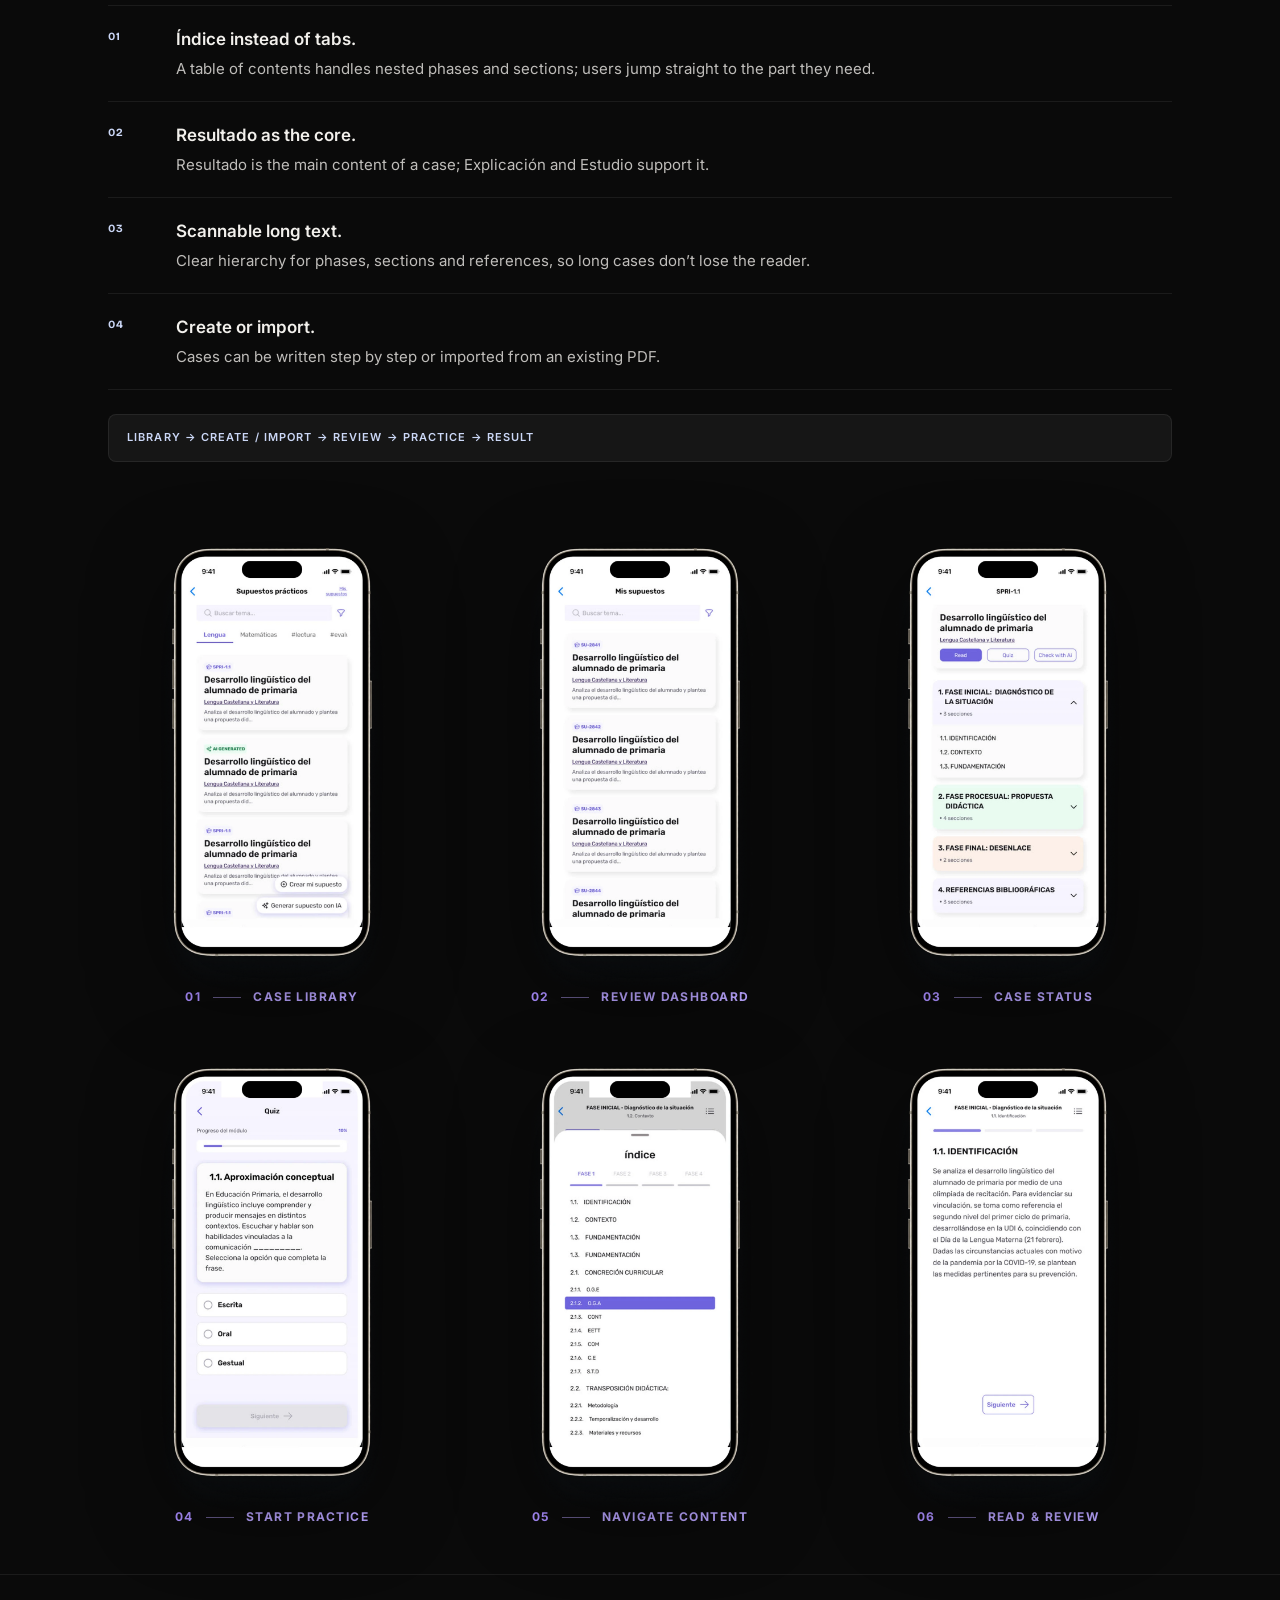
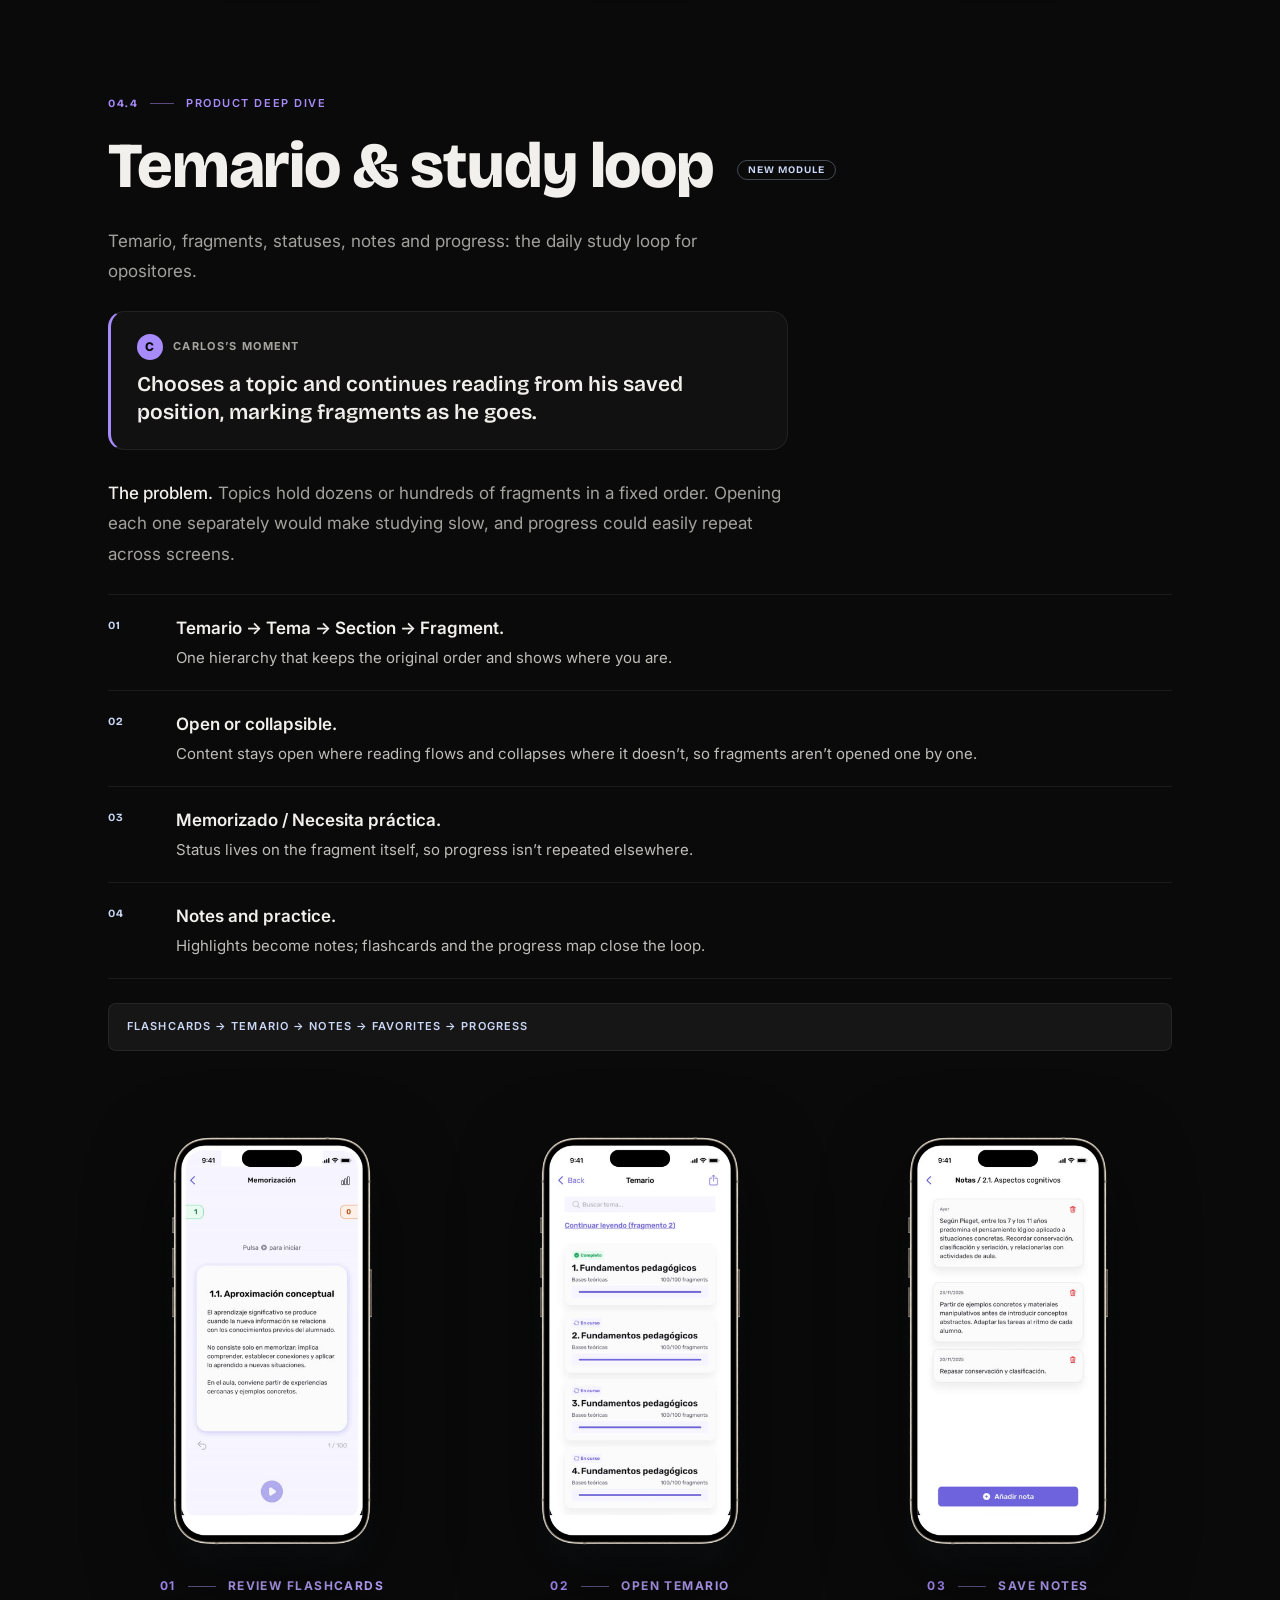
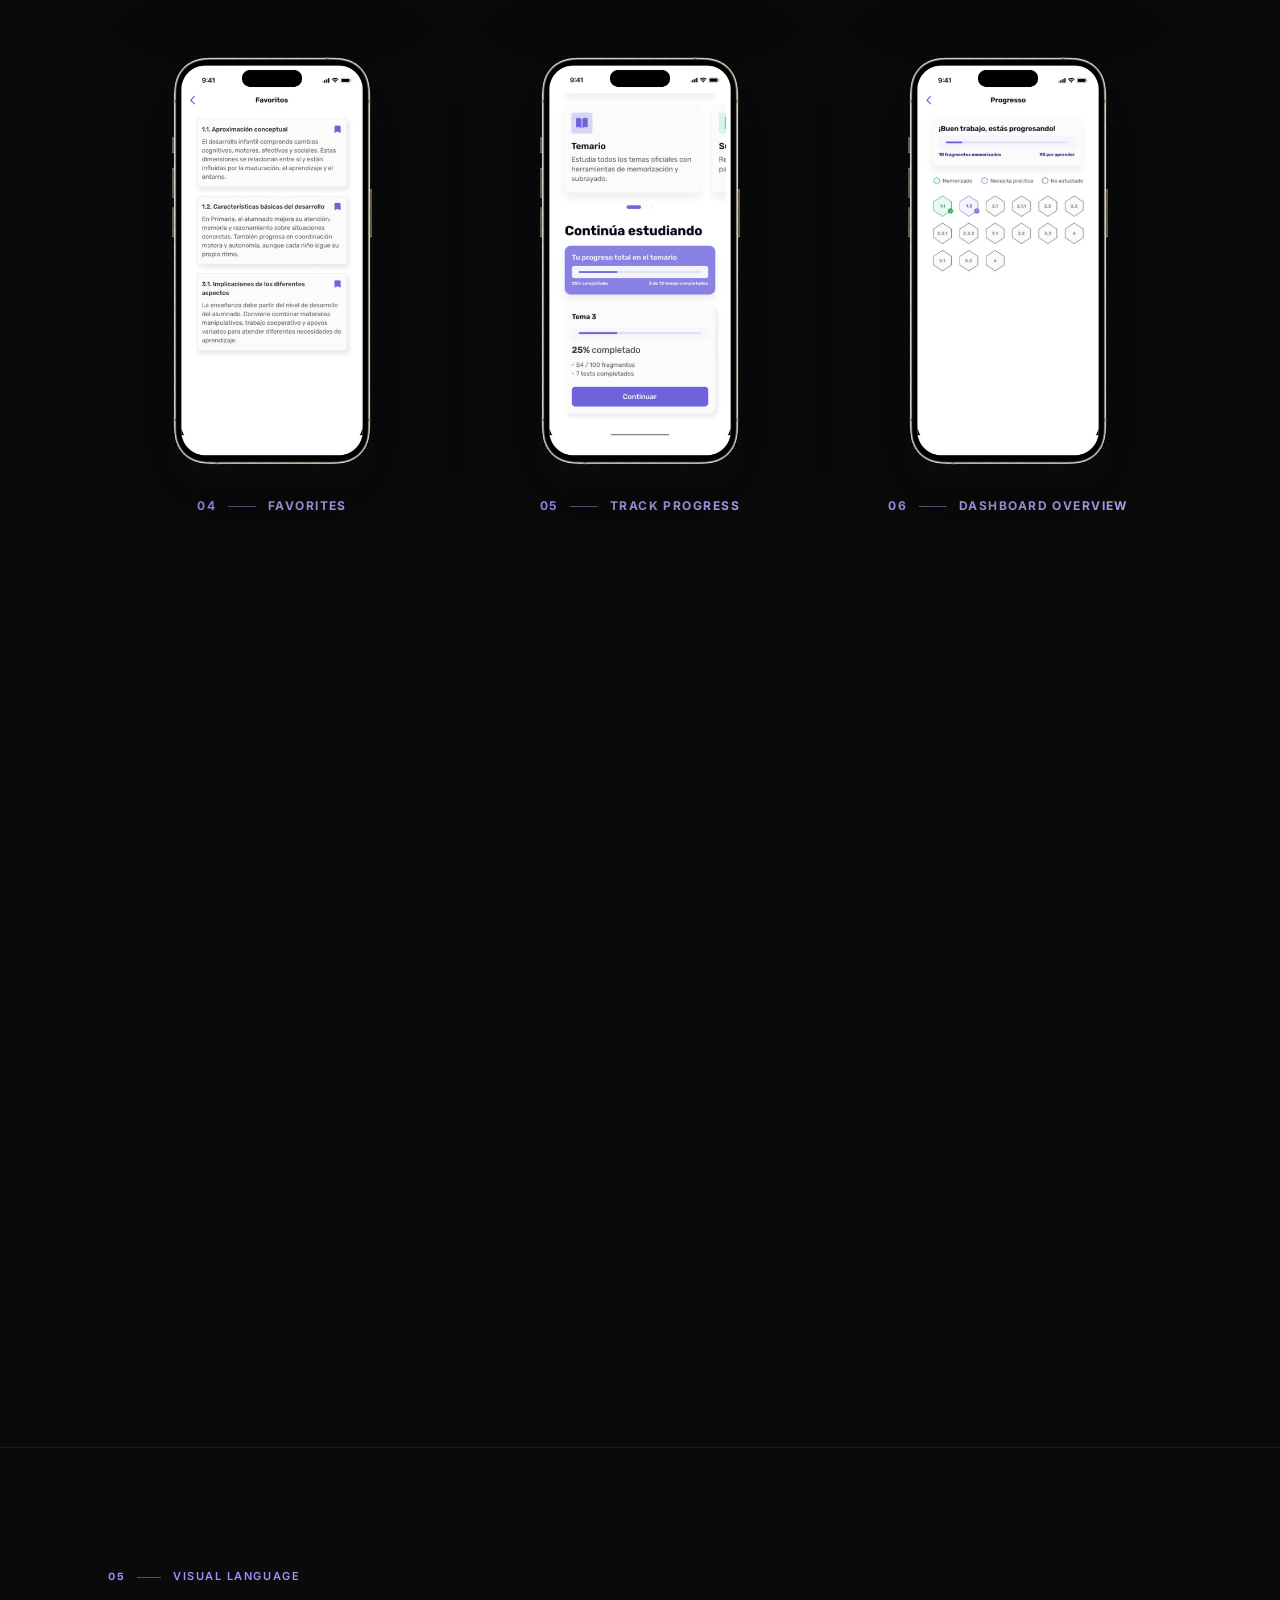
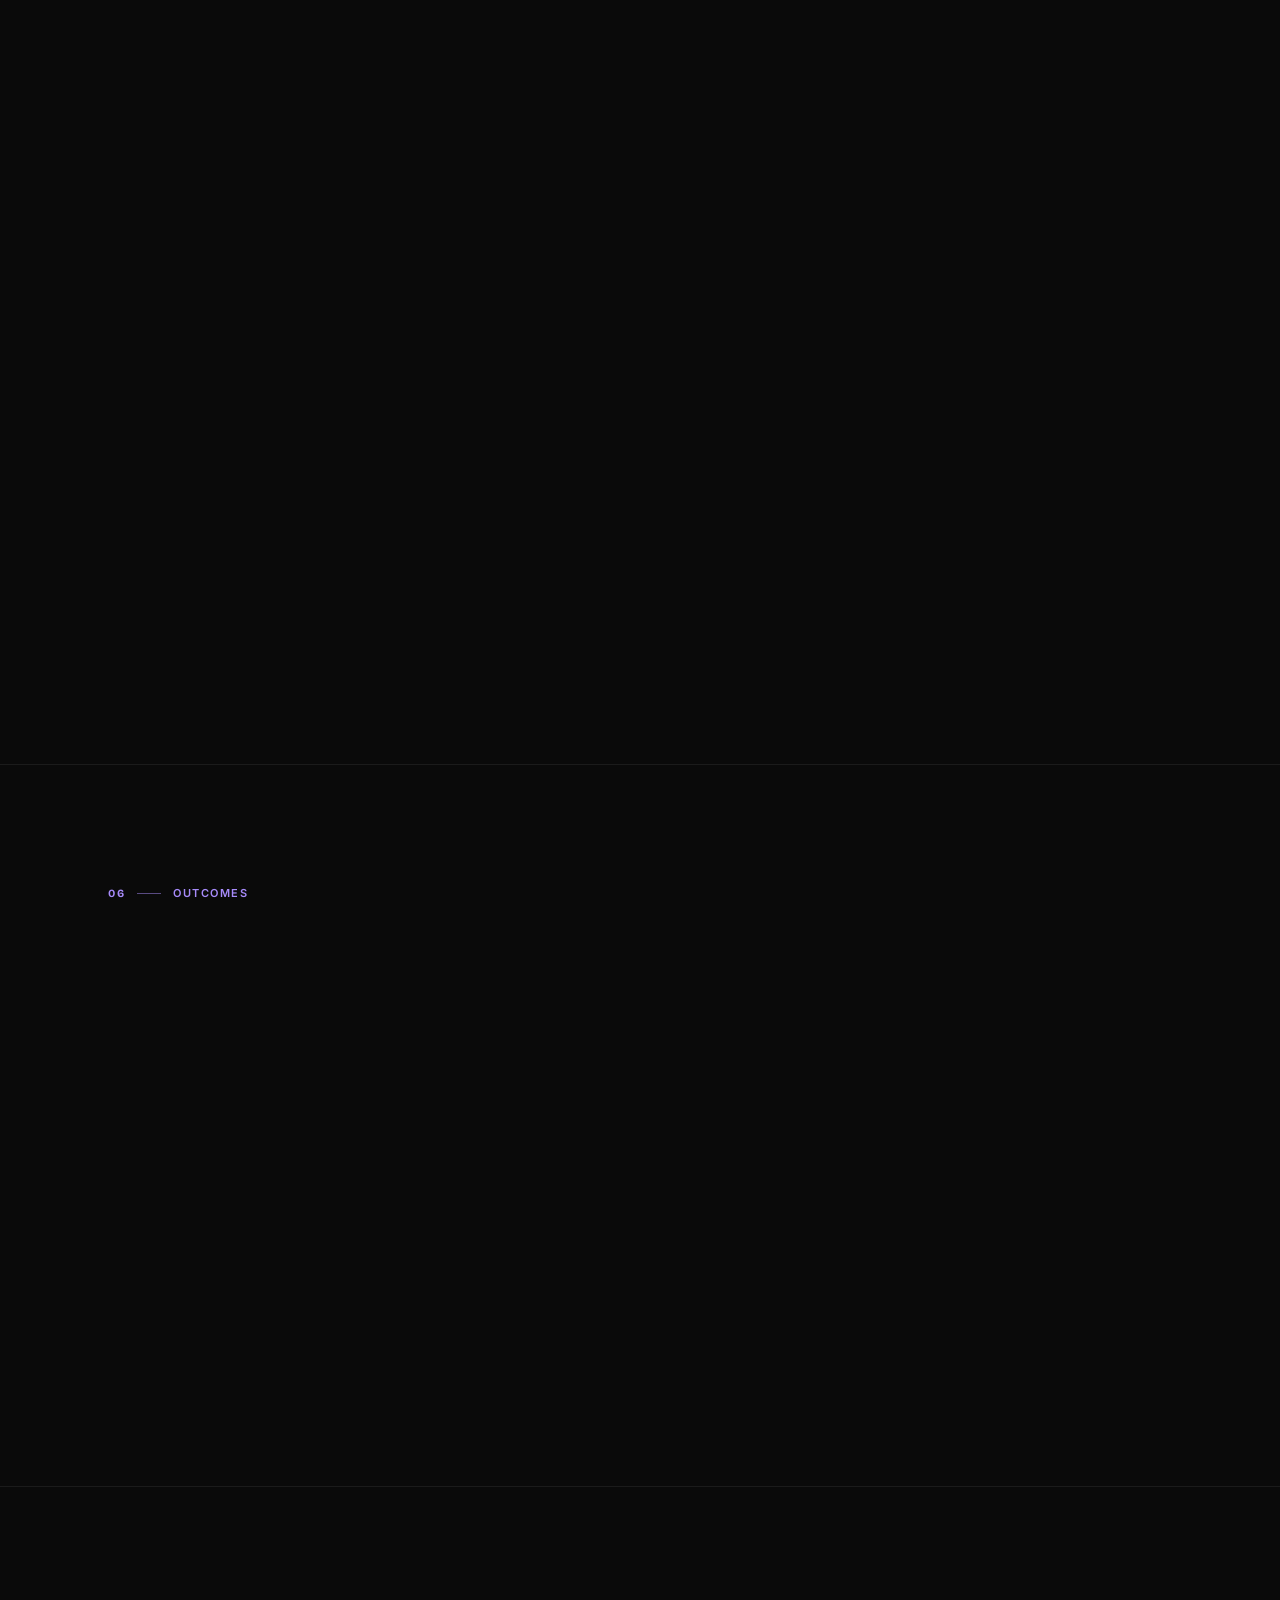
<file: work/eduopos.html>
<!DOCTYPE html>
<html lang="en">
<head>
  <meta charset="UTF-8" />
  <meta name="viewport" content="width=device-width, initial-scale=1.0" />
  <meta name="description" content="EduOpos — Product/UX Case Study by Kateryna Levoniuk" />
  <title>EduOpos — Kateryna Levoniuk</title>
  <link rel="preconnect" href="https://fonts.googleapis.com" />
  <link rel="preconnect" href="https://fonts.gstatic.com" crossorigin />
  <link href="https://fonts.googleapis.com/css2?family=Bricolage+Grotesque:opsz,wght@12..96,400..800&family=Inter:wght@300;400;500;600&display=swap" rel="stylesheet" />
  <link rel="stylesheet" href="../styles.css?v=20261010" />

  <style>
    .case-study { --cs-accent: #A78BFA; --cs-hero-bg: #2A1650; }

    /* NUMBERS */
    .eo-nums {
      display:flex; border-top:1px solid var(--line); border-bottom:1px solid var(--line); margin:48px 0;
    }
    .eo-num-item { flex:1; padding:26px 0; text-align:center; border-right:1px solid var(--line); }
    .eo-num-item:last-child { border-right:none; }
    .eo-num-n {
      display:block; font-family:var(--font-d); font-size:36px; font-weight:800;
      color:var(--accent); letter-spacing: -0.018em; line-height:1; margin-bottom:6px;
    }
    .eo-num-l { font-size:11px; color:var(--text-3); letter-spacing:0.06em; text-transform:uppercase; }

    /* FACT GRID */
    .eo-grid {
      display:grid; grid-template-columns:1fr 1fr; gap:1px;
      background:var(--line); border:1px solid var(--line);
      border-radius:10px; overflow:hidden; margin-top:28px;
    }
    .eo-grid--3 { grid-template-columns:repeat(3,1fr); }
    .eo-cell { background:var(--bg-1); padding:22px 24px; }
    .eo-cell-label {
      font-size:10px; font-weight:700; letter-spacing:0.12em; text-transform:uppercase;
      color:var(--accent); margin-bottom:10px; display:block;
    }
    .eo-cell-title { font-size:17px; font-weight:600; color:var(--text); margin-bottom:6px; }
    .eo-cell-text { font-size:15px; color:rgba(242,240,236,.78); line-height:1.6; }

    /* HIERARCHY */
    .eo-tree {
      margin-top:16px; font-size:13px; color:var(--text-2); line-height:1.9;
      font-family:ui-monospace, SFMono-Regular, Menlo, monospace;
    }
    .eo-tree span { color:var(--text-3); }
    .eo-status { display:flex; flex-wrap:wrap; gap:6px; margin-top:14px; }
    .eo-status em {
      font-style:normal; font-size:11px; font-weight:600; padding:4px 10px; border-radius:100px;
      background:var(--accent-dim); color:var(--accent); border:1px solid var(--accent-mid);
    }

    /* NUMBERED LIST */
    .eo-steps { display:flex; flex-direction:column; margin-top:24px; }
    .eo-step {
      display:grid; grid-template-columns:48px 1fr; gap:20px;
      padding:20px 0; border-bottom:1px solid var(--line); align-items:start;
    }
    .eo-step:first-child { border-top:1px solid var(--line); }
    .eo-step-num {
      font-family:var(--font-d); font-size:11px; font-weight:700;
      color:var(--accent); letter-spacing:0.08em; padding-top:2px;
    }
    .eo-step-title { font-size:17px; font-weight:600; color:var(--text); margin-bottom:4px; }
    .eo-step-text { font-size:15px; color:rgba(242,240,236,.78); line-height:1.6; }

    /* CHAPTER BADGE + FLOW */
    .eo-badge {
      display:inline-block; font-size:10px; font-weight:700; letter-spacing:0.1em; text-transform:uppercase;
      padding:4px 10px; border-radius:100px; margin-left:10px; vertical-align:middle;
      border:1px solid var(--line-md); color:var(--text-3);
    }
    .eo-badge--new { border-color:var(--accent-mid); color:var(--accent); }
    .cs-col-content .eo-refs { font-size:12px; color:var(--text-3); letter-spacing:0.04em; margin-top:-4px; }
    .eo-flow {
      margin-top:24px; padding:14px 18px; border-radius:8px;
      background:var(--bg-2); border:1px solid var(--line);
      font-size:11px; font-weight:600; letter-spacing:0.1em; color:var(--accent);
    }

    /* COLORS */
    .eo-swatches { display:flex; gap:16px; flex-wrap:wrap; margin-top:20px; }
    .eo-swatch { display:flex; align-items:center; gap:12px; }
    .eo-swatch-dot { width:44px; height:44px; border-radius:50%; border:1px solid rgba(255,255,255,0.08); }
    .eo-swatch-label { font-size:13px; color:var(--text); font-weight:600; }
    .eo-swatch-hex { font-size:11px; color:var(--text-3); font-family:monospace; }

    /* SCREENS */
    .cs-hero-mockup.eo-hero-phone { right: 8%; top: 150px; bottom: auto; width: auto; max-width: none; height: min(80vh, 760px); border: none; border-radius: 0; transform: rotate(3deg); filter: drop-shadow(0 40px 60px rgba(0,0,0,.5)); }
    .cs-hero-mockup.eo-hero-phone:hover { transform: translateY(-8px) rotate(1deg); }
    .eo-shot { width:100%; height:auto; display:block; border-radius:3.2% / 4.3%; }
    .eo-shot-cap { display:flex; gap:24px; align-items:baseline; margin-top:16px; font-size:15px; line-height:1.5; color:var(--text-2); }
    .eo-shot-cap span { flex:none; font-size:12px; font-weight:700; letter-spacing:.12em; text-transform:uppercase; color:#B9A4FF; }
    @media (max-width: 600px) { .eo-shot-cap { flex-direction:column; gap:6px; font-size:14px; } }

    /* dense screen slides: swipe sideways on phones */
    @media (max-width: 640px) {
      .eo-scroll { overflow-x: auto; -webkit-overflow-scrolling: touch; scrollbar-width: none; }
      .eo-scroll::-webkit-scrollbar { display: none; }
      .eo-scroll .eo-shot { width: 760px; max-width: none; }
      .eo-scroll::after { content: "← swipe →"; display: block; position: sticky; left: 0; width: calc(100vw - 48px); text-align: center; font-size: 11px; letter-spacing: .1em; color: var(--text-3); padding-top: 10px; }
    }

    /* CLOSING */
    .eo-closing {
      background:var(--bg-1); border:1px solid var(--line);
      border-radius:12px; padding:52px 48px; text-align:center;
    }
    .eo-closing-q {
      font-family:var(--font-d); font-size:clamp(40px,6vw,80px);
      font-weight:800; letter-spacing:-0.025em; line-height:1;
      color:var(--text); margin-bottom:24px;
    }
    .eo-closing-q em { font-style:normal; color:var(--accent); }
    .eo-closing p { font-size:15px; color:var(--text-2); line-height:1.7; max-width:560px; margin:0 auto; }
    .eo-closing .eo-grid { text-align:left; margin-top:32px; }

    @media (max-width:760px) {
      .eo-grid, .eo-grid--3 { grid-template-columns:1fr; }
      .eo-nums { flex-wrap:wrap; }
      .eo-num-item { flex:1 1 50%; border-right:none; border-bottom:1px solid var(--line); }
      .eo-closing { padding:32px 20px; }
      .eo-closing-q { font-size:36px; text-wrap:balance; }
      .eo-closing-q br { display:none; }
    }
  
    /* personas */
    .eo-who { display: flex; align-items: center; gap: 8px; font-size: 13px; font-weight: 600; color: var(--text); margin: 10px 0 8px; }
    .eo-av { width: 26px; height: 26px; border-radius: 50%; background: #A78BFA; color: #0a0a0a; display: inline-grid; place-items: center; font-size: 12px; font-weight: 800; flex: none; }
    .eo-av--2 { margin-left: -14px; background: #E9DFFF; box-shadow: 0 0 0 2px var(--bg-1, #111); }
    .eo-scene { margin: 24px 0 28px; padding: 22px 26px; border-radius: 16px; background: var(--bg-1, #111); border: 1px solid var(--line); border-left: 3px solid #A78BFA; max-width: 680px; }
    .eo-scene-who { display: flex; align-items: center; gap: 10px; font-size: 11px; font-weight: 700; letter-spacing: .12em; text-transform: uppercase; color: var(--text-2); margin-bottom: 10px; }
    .eo-scene p { font-family: var(--font-d); font-size: 21px !important; font-weight: 600; line-height: 1.35 !important; color: var(--text) !important; margin: 0 !important; }

    /* phone mockups */
    .eo-stage { position: relative; display: flex; justify-content: center; align-items: center; gap: clamp(16px, 3vw, 40px); padding: clamp(40px, 6vw, 80px) 24px; background: none; overflow: visible; }
    .eo-phone { margin: 0; width: clamp(150px, 22%, 260px); transition: transform .6s var(--ease, cubic-bezier(.16,1,.3,1)); filter: drop-shadow(0 30px 50px rgba(0,0,0,.55)); }
    .eo-phone img { width: 100%; height: auto !important; display: block; }
    .eo-phone--l { transform: translateY(24px) rotate(-6deg); }
    .eo-phone--c { transform: translateY(-12px); z-index: 2; width: clamp(170px, 25%, 290px); }
    .eo-phone--r { transform: translateY(24px) rotate(6deg); }
    .eo-stage:hover .eo-phone--l { transform: translateY(16px) rotate(-4deg); }
    .eo-stage:hover .eo-phone--c { transform: translateY(-20px); }
    .eo-stage:hover .eo-phone--r { transform: translateY(16px) rotate(4deg); }
    .eo-stage-caps { display: flex; justify-content: center; gap: clamp(16px, 3vw, 40px); margin-top: 16px; }
    .eo-stage-caps span { width: clamp(150px, 22%, 260px); text-align: center; font-size: 12px; font-weight: 600; letter-spacing: .1em; text-transform: uppercase; color: var(--text-2); }
    @media (max-width: 640px) {
      .eo-stage { gap: 8px; padding: 36px 8px; }
      .eo-stage-caps span { font-size: 10px; }
    }

    /* screens in iPhone frames */
    .eo-phones { display: grid; grid-template-columns: repeat(3, 1fr); gap: 56px 40px; }
    .eo-ph { margin: 0; display: flex; flex-direction: column; align-items: center; }
    .eo-ph img { width: 78%; height: auto !important; display: block; filter: drop-shadow(0 26px 40px rgba(0,0,0,.5)); transition: transform .5s var(--ease, cubic-bezier(.16,1,.3,1)); }
    .eo-ph:hover img { transform: translateY(-8px); }
    .eo-ph figcaption { margin-top: -6%; justify-content: center; text-align: center; display: flex; align-items: center; gap: 12px; font-size: 12px; font-weight: 700; letter-spacing: .12em; text-transform: uppercase; color: #B9A4FF; }
    .eo-ph figcaption span { color: #A78BFA; }
    .eo-ph figcaption span::after { content: ''; display: inline-block; width: 28px; height: 1px; background: rgba(185,164,255,.5); margin-left: 12px; vertical-align: middle; }
    @media (max-width: 760px) {
      .eo-phones { grid-template-columns: repeat(2, 1fr); gap: 36px 12px; }
      .eo-ph img { width: 92%; }
      .eo-ph figcaption { font-size: 10px; gap: 4px; letter-spacing: .08em; flex-direction: column; }
      .eo-ph figcaption span::after { display: none; }
      .eo-ph figcaption span::after { width: 14px; margin-left: 8px; }
    }
</style>
</head>
<body>

<div class="cursor" id="cursor"></div>
<div class="cursor-follower" id="cursorFollower"></div>

<nav class="nav scrolled" id="nav">
  <a href="../index.html" class="nav-logo">KL</a>
  <button class="nav-toggle" id="navToggle" aria-label="Toggle navigation" aria-expanded="false">
    <span></span><span></span>
  </button>
  <ul class="nav-links" id="navLinks">
    <li><a href="../index.html#work">Work</a></li>
    <li><a href="../index.html#about">About</a></li>
    <li><a href="../index.html#contact" class="nav-cta">Get in touch ↗</a></li>
  </ul>
</nav>

<article class="case-study">

  <!-- HEADER -->
  <section class="cs-hero cs-hero--mockup">
    <div class="cs-hero-bg"></div>
    <div class="cs-hero-noise"></div>
    <div class="cs-hero-inner">
      <a href="../index.html#work" class="cs-back reveal-up">← Back to work</a>
      <div class="cs-hero-eyebrow reveal-up"><span class="cs-hero-dot"></span>Product/UX Case Study · Mobile App</div>
      <h1 class="cs-hero-title reveal-up">Edu<span>Opos</span></h1>
      <p class="cs-hero-lede reveal-up">Helping teachers in Spain study for oposiciones and walk into class prepared.</p>
      <p class="cs-hero-sub reveal-up">A mobile learning app for teachers in Spain preparing for oposiciones: temario, practice cases, flashcards and an AI worksheet generator. Redesign of the app, plus a new Temario module built from scratch.</p>
      <div class="cs-hero-pills reveal-up">
        <span class="tag">Live on the App Store</span>
        <span class="tag">EdTech</span>
        <span class="tag">Mobile App</span>
        <span class="tag">Product/UX</span>
      </div>
      <div class="cs-hero-meta reveal-up">
        <div class="cs-meta-item">
          <span class="cs-meta-label">Role</span>
          <span class="cs-meta-value">Product/UX</span>
        </div>
        <div class="cs-meta-item">
          <span class="cs-meta-label">Platform</span>
          <span class="cs-meta-value">Mobile · App Store</span>
        </div>
        <div class="cs-meta-item">
          <span class="cs-meta-label">Year</span>
          <span class="cs-meta-value">2025–26</span>
        </div>
        <div class="cs-meta-item">
          <span class="cs-meta-label">Tools</span>
          <span class="cs-meta-value">Figma</span>
        </div>
      </div>
      </div>
    </div>
    <img class="cs-hero-mockup eo-hero-phone" src="../assets/images/eduopos/screens/sp-1-phone.webp" alt="EduOpos case library on an iPhone" />
  </section>

  <!-- NUMBERS -->
  <div class="container">
    <div class="eo-nums reveal-up">
      <div class="eo-num-item"><span class="eo-num-n">69</span><span class="eo-num-l">Screens designed</span></div>
      <div class="eo-num-item"><span class="eo-num-n">8</span><span class="eo-num-l">User flows</span></div>
      <div class="eo-num-item"><span class="eo-num-n">7+</span><span class="eo-num-l">AI worksheet types</span></div>
    </div>
  </div>

  <!-- 01 CONTEXT -->
  <section class="cs-section">
    <div class="container cs-two-col">
      <div class="cs-col-label">
        <div class="cs-chapter"><span class="cs-chapter-num">01</span><span class="cs-chapter-line"></span></div>
        <p class="section-label">Context</p>
      </div>
      <div class="cs-col-content reveal-up">
        <h2>A learning app to redesign, and a content-heavy Temario to build from scratch.</h2>
        <p>From syllabus anxiety to everyday confidence: a connected experience spanning worksheets, practice cases, memorization tools and long-range planning.</p>

        <div class="eo-grid eo-grid--3">
          <div class="eo-cell">
            <span class="eo-cell-label">Product</span>
            <div class="eo-cell-text">Mobile app for teachers in Spain preparing for oposiciones: temario, practice cases, flashcards and a worksheet generator.</div>
          </div>
          <div class="eo-cell">
            <span class="eo-cell-label">Starting point</span>
            <div class="eo-cell-text">An existing app with onboarding, worksheets and practice cases, but no Temario module yet.</div>
          </div>
          <div class="eo-cell">
            <span class="eo-cell-label">My part</span>
            <div class="eo-cell-text">Product/UX, working directly with the founder: redesign of the app, plus the Temario module from zero.</div>
          </div>
        </div>
      </div>
    </div>
  </section>

  <!-- 02 CHALLENGE -->
  <section class="cs-section">
    <div class="container cs-two-col">
      <div class="cs-col-label">
        <div class="cs-chapter"><span class="cs-chapter-num">02</span><span class="cs-chapter-line"></span></div>
        <p class="section-label">Challenge</p>
      </div>
      <div class="cs-col-content reveal-up">
        <h2>Dense content. Nested cases. One small screen.</h2>
        <p>Each topic holds dozens to hundreds of fragments; practice cases nest phases, sections and references. The challenge was making that content scannable, navigable and personal on mobile.</p>

        <div class="eo-grid">
          <div class="eo-cell">
            <span class="eo-cell-label">Temario · New module</span>
            <div class="eo-cell-title">Dozens to hundreds of fragments per topic.</div>
            <div class="eo-cell-text">The order of the material matters. Users need to see where they are without opening every fragment.</div>
            <div class="eo-tree">
              Temario <span>· oposición + especialidad</span><br>
              └ Tema <span>· topic</span><br>
              &nbsp;&nbsp;└ Section / Subgroup <span>· keeps original order</span><br>
              &nbsp;&nbsp;&nbsp;&nbsp;└ Fragment <span>· dozens to hundreds</span>
            </div>
            <div class="eo-status"><em>Memorizado</em><em>Necesita práctica</em><em>Sin estudiar</em></div>
          </div>
          <div class="eo-cell">
            <span class="eo-cell-label">Supuestos prácticos · New</span>
            <div class="eo-cell-title">Nested cases, too deep for tabs.</div>
            <div class="eo-cell-text">A case can run 20+ pages, with phases, sections and references inside. Navigation had to handle that depth.</div>
            <div class="eo-tree">
              Explicación<br>
              Índice <span>· replaces tabs</span><br>
              Resultado <span>· core content</span><br>
              &nbsp;&nbsp;└ Fase Inicial · Procesual · Final<br>
              &nbsp;&nbsp;&nbsp;&nbsp;└ Sections → References<br>
              Estudio <span>· practice</span>
            </div>
          </div>
        </div>
      </div>
    </div>
  </section>

  <!-- 03 USERS -->
  <section class="cs-section">
    <div class="container cs-two-col">
      <div class="cs-col-label">
        <div class="cs-chapter"><span class="cs-chapter-num">03</span><span class="cs-chapter-line"></span></div>
        <p class="section-label">Users &amp; problems</p>
      </div>
      <div class="cs-col-content reveal-up">
        <h2>Two audiences, one dense learning system.</h2>

        <div class="eo-grid eo-grid--3">
          <div class="eo-cell">
            <span class="eo-cell-label">01 · Opositores</span>
            <div class="eo-who"><span class="eo-av">C</span>Carlos</div>
            <div class="eo-cell-text">Study hundreds of fragments and nested practice cases.</div>
          </div>
          <div class="eo-cell">
            <span class="eo-cell-label">02 · Teachers</span>
            <div class="eo-who"><span class="eo-av">M</span>María · Andalucía, Primaria</div>
            <div class="eo-cell-text">Need ready classroom materials for tomorrow.</div>
          </div>
          <div class="eo-cell">
            <span class="eo-cell-label">03 · Both</span>
            <div class="eo-who"><span class="eo-av">M</span><span class="eo-av eo-av--2">C</span>María &amp; Carlos</div>
            <div class="eo-cell-text">Need region + specialty to match their curriculum.</div>
          </div>
        </div>

        <h2>Lots of content. No structure for a phone yet.</h2>
        <p>Before designing screens, I mapped how temario, topics, sections and fragments relate, and how practice cases nest phases and sections.</p>
        <div class="eo-steps">
          <div class="eo-step"><div class="eo-step-num">!</div><div class="eo-step-title">Nested cases need more than tabs</div></div>
          <div class="eo-step"><div class="eo-step-num">!</div><div class="eo-step-title">Progress must not repeat across screens</div></div>
          <div class="eo-step"><div class="eo-step-num">!</div><div class="eo-step-title">Fragments shouldn’t be opened one by one</div></div>
        </div>
      </div>
    </div>
  </section>

  <!-- 05 DEEP DIVE — ONBOARDING -->
  <section class="cs-section">
    <div class="container cs-two-col">
      <div class="cs-col-label">
        <div class="cs-chapter"><span class="cs-chapter-num">04.1</span><span class="cs-chapter-line"></span></div>
        <p class="section-label">Product deep dive</p>
      </div>
      <div class="cs-col-content reveal-up">
        <h2>Onboarding &amp; personalisation <span class="eo-badge">Redesign</span></h2>
        <p>María and Carlos move through the same onboarding, but the system adapts intent, region and specialty into personalized materials.</p>
        <aside class="eo-scene"><span class="eo-scene-who"><span class="eo-av">M</span>María’s moment</span><p>Signs up, picks Andalucía and Primaria, and every next screen already speaks her curriculum.</p></aside>
        <p><strong>The problem.</strong> Each autonomous community and specialty has its own temario. Onboarding had to capture both clearly before the user sees any content.</p>

        <div class="eo-steps">
          <div class="eo-step"><div class="eo-step-num">01</div><div><div class="eo-step-title">A first screen that explains the value.</div><div class="eo-step-text">Splash, logo and Get Started set up “Estudia con método” before sign-in.</div></div></div>
          <div class="eo-step"><div class="eo-step-num">02</div><div><div class="eo-step-title">Intent first.</div><div class="eo-step-text">Users choose why they are here (temario, flashcards, supuestos or planning), so the experience starts from their goal.</div></div></div>
          <div class="eo-step"><div class="eo-step-num">03</div><div><div class="eo-step-title">Especialidad and Comunidad Autónoma.</div><div class="eo-step-text">Selected states, descriptions, card sizes, spacing and CTA refined so the choice is easy to make and to check.</div></div></div>
          <div class="eo-step"><div class="eo-step-num">04</div><div><div class="eo-step-title">One icon style.</div><div class="eo-step-text">Specialty and region icons aligned in stroke, visual weight and detail into a single set.</div></div></div>
        </div>
        <div class="eo-flow">SIGN UP → VERIFY → INTENT → REGION → SPECIALTY</div>
      </div>
    </div>
  </section>

  <div class="cs-img-row">
    <div class="container">
      <div class="eo-phones reveal-up">
        <figure class="eo-ph"><img src="../assets/images/eduopos/screens/onb-1-phone.webp" alt="Onboarding overview" loading="lazy" /><figcaption><span>01</span>Onboarding overview</figcaption></figure>
        <figure class="eo-ph"><img src="../assets/images/eduopos/screens/onb-2-phone.webp" alt="Sign up" loading="lazy" /><figcaption><span>02</span>Sign up</figcaption></figure>
        <figure class="eo-ph"><img src="../assets/images/eduopos/screens/onb-3-phone.webp" alt="Select intent" loading="lazy" /><figcaption><span>03</span>Select intent</figcaption></figure>
        <figure class="eo-ph"><img src="../assets/images/eduopos/screens/onb-4-phone.webp" alt="Select region" loading="lazy" /><figcaption><span>04</span>Select region</figcaption></figure>
        <figure class="eo-ph"><img src="../assets/images/eduopos/screens/onb-5-phone.webp" alt="Select specialty" loading="lazy" /><figcaption><span>05</span>Select specialty</figcaption></figure>
        <figure class="eo-ph"><img src="../assets/images/eduopos/screens/onb-6-phone.webp" alt="Verify contact" loading="lazy" /><figcaption><span>06</span>Verify contact</figcaption></figure>
      </div>
    </div>
  </div>

  <!-- 05 DEEP DIVE — WORKSHEETS -->
  <section class="cs-section">
    <div class="container cs-two-col">
      <div class="cs-col-label">
        <div class="cs-chapter"><span class="cs-chapter-num">04.2</span><span class="cs-chapter-line"></span></div>
        <p class="section-label">Product deep dive</p>
      </div>
      <div class="cs-col-content reveal-up">
        <h2>Fichas / worksheet generator <span class="eo-badge">Redesign</span></h2>
        <p>An AI worksheet generator for teachers. I audited the existing flow and explored how to extend it beyond AI generation.</p>
        <aside class="eo-scene"><span class="eo-scene-who"><span class="eo-av">M</span>María’s moment</span><p>Needs a maths worksheet for tomorrow’s class: browses the catalog, sets type and filters, generates.</p></aside>
        <p><strong>The problem.</strong> Teachers need ready materials fast: Matemáticas, Lectura, Crucigrama, Sopa de letras. Materials they already had stayed outside the app.</p>

        <div class="eo-steps">
          <div class="eo-step"><div class="eo-step-num">01</div><div><div class="eo-step-title">Audit of the existing flow.</div><div class="eo-step-text">Catalog, activity type, filters, parameters and result reviewed step by step.</div></div></div>
          <div class="eo-step"><div class="eo-step-num">02</div><div><div class="eo-step-title">Parameters before generation.</div><div class="eo-step-text">Teachers set type, level and layout before generating, with credits always visible.</div></div></div>
          <div class="eo-step"><div class="eo-step-num">03</div><div><div class="eo-step-title">Upload existing document.</div><div class="eo-step-text">Importing materials teachers already own: a different value from AI generation.</div></div></div>
          <div class="eo-step"><div class="eo-step-num">04</div><div><div class="eo-step-title">Scan document.</div><div class="eo-step-text">Digitising paper materials, explored as a separate path, not just another button.</div></div></div>
        </div>
        <div class="eo-flow">CATALOG → TYPE → FILTERS → CONFIGURE → GENERATE</div>
      </div>
    </div>
  </section>

  <div class="cs-img-row">
    <div class="container">
      <div class="eo-phones reveal-up">
        <figure class="eo-ph"><img src="../assets/images/eduopos/screens/ws-1-phone.webp" alt="Worksheet catalog" loading="lazy" /><figcaption><span>01</span>Worksheet catalog</figcaption></figure>
        <figure class="eo-ph"><img src="../assets/images/eduopos/screens/ws-2-phone.webp" alt="Select activity type" loading="lazy" /><figcaption><span>02</span>Select activity type</figcaption></figure>
        <figure class="eo-ph"><img src="../assets/images/eduopos/screens/ws-3-phone.webp" alt="Apply filters" loading="lazy" /><figcaption><span>03</span>Apply filters</figcaption></figure>
        <figure class="eo-ph"><img src="../assets/images/eduopos/screens/ws-4-phone.webp" alt="Generate with AI" loading="lazy" /><figcaption><span>04</span>Generate with AI</figcaption></figure>
        <figure class="eo-ph"><img src="../assets/images/eduopos/screens/ws-5-phone.webp" alt="Review result" loading="lazy" /><figcaption><span>05</span>Review result</figcaption></figure>
        <figure class="eo-ph"><img src="../assets/images/eduopos/screens/ws-6-phone.webp" alt="Credits & access" loading="lazy" /><figcaption><span>06</span>Credits & access</figcaption></figure>
      </div>
    </div>
  </div>

  <div class="cs-img-row">
    <div class="container">
      <figure class="reveal-up" style="margin:0">
        <img src="../assets/images/eduopos/worksheets-photo.jpg" alt="A teacher configuring a worksheet in EduOpos" class="eo-shot" loading="lazy" />
        <figcaption class="eo-shot-cap"><span>Configure the worksheet</span>Teachers set the activity parameters before generating a classroom worksheet.</figcaption>
      </figure>
    </div>
  </div>

  <!-- 05 DEEP DIVE — SUPUESTOS -->
  <section class="cs-section">
    <div class="container cs-two-col">
      <div class="cs-col-label">
        <div class="cs-chapter"><span class="cs-chapter-num">04.3</span><span class="cs-chapter-line"></span></div>
        <p class="section-label">Product deep dive</p>
      </div>
      <div class="cs-col-content reveal-up">
        <h2>Supuestos prácticos <span class="eo-badge eo-badge--new">New</span></h2>
        <p>Practice cases with nested phases, sections and references, restructured to be read and studied on a phone.</p>
        <aside class="eo-scene"><span class="eo-scene-who"><span class="eo-av">C</span>Carlos’s moment</span><p>Creates a practice case manually or imports a PDF, then studies it phase by phase.</p></aside>
        <p><strong>The problem.</strong> A case goes Explicación → Índice → Resultado → Estudio, with Fase Inicial / Procesual / Final nested inside. Tab navigation couldn’t hold that depth.</p>

        <div class="eo-steps">
          <div class="eo-step"><div class="eo-step-num">01</div><div><div class="eo-step-title">Índice instead of tabs.</div><div class="eo-step-text">A table of contents handles nested phases and sections; users jump straight to the part they need.</div></div></div>
          <div class="eo-step"><div class="eo-step-num">02</div><div><div class="eo-step-title">Resultado as the core.</div><div class="eo-step-text">Resultado is the main content of a case; Explicación and Estudio support it.</div></div></div>
          <div class="eo-step"><div class="eo-step-num">03</div><div><div class="eo-step-title">Scannable long text.</div><div class="eo-step-text">Clear hierarchy for phases, sections and references, so long cases don’t lose the reader.</div></div></div>
          <div class="eo-step"><div class="eo-step-num">04</div><div><div class="eo-step-title">Create or import.</div><div class="eo-step-text">Cases can be written step by step or imported from an existing PDF.</div></div></div>
        </div>

        <div class="eo-flow">LIBRARY → CREATE / IMPORT → REVIEW → PRACTICE → RESULT</div>
      </div>
    </div>
  </section>

  <div class="cs-img-row">
    <div class="container">
      <div class="eo-phones reveal-up">
        <figure class="eo-ph"><img src="../assets/images/eduopos/screens/sp-1-phone.webp" alt="Case library" loading="lazy" /><figcaption><span>01</span>Case library</figcaption></figure>
        <figure class="eo-ph"><img src="../assets/images/eduopos/screens/sp-2-phone.webp" alt="Review dashboard" loading="lazy" /><figcaption><span>02</span>Review dashboard</figcaption></figure>
        <figure class="eo-ph"><img src="../assets/images/eduopos/screens/sp-3-phone.webp" alt="Case status" loading="lazy" /><figcaption><span>03</span>Case status</figcaption></figure>
        <figure class="eo-ph"><img src="../assets/images/eduopos/screens/sp-4-phone.webp" alt="Start practice" loading="lazy" /><figcaption><span>04</span>Start practice</figcaption></figure>
        <figure class="eo-ph"><img src="../assets/images/eduopos/screens/sp-5-phone.webp" alt="Navigate content" loading="lazy" /><figcaption><span>05</span>Navigate content</figcaption></figure>
        <figure class="eo-ph"><img src="../assets/images/eduopos/screens/sp-6-phone.webp" alt="Read & review" loading="lazy" /><figcaption><span>06</span>Read & review</figcaption></figure>
      </div>
    </div>
  </div>

  <!-- 05 DEEP DIVE — TEMARIO -->
  <section class="cs-section">
    <div class="container cs-two-col">
      <div class="cs-col-label">
        <div class="cs-chapter"><span class="cs-chapter-num">04.4</span><span class="cs-chapter-line"></span></div>
        <p class="section-label">Product deep dive</p>
      </div>
      <div class="cs-col-content reveal-up">
        <h2>Temario &amp; study loop <span class="eo-badge eo-badge--new">New module</span></h2>
        <p>Temario, fragments, statuses, notes and progress: the daily study loop for opositores.</p>
        <aside class="eo-scene"><span class="eo-scene-who"><span class="eo-av">C</span>Carlos’s moment</span><p>Chooses a topic and continues reading from his saved position, marking fragments as he goes.</p></aside>
        <p><strong>The problem.</strong> Topics hold dozens or hundreds of fragments in a fixed order. Opening each one separately would make studying slow, and progress could easily repeat across screens.</p>

        <div class="eo-steps">
          <div class="eo-step"><div class="eo-step-num">01</div><div><div class="eo-step-title">Temario → Tema → Section → Fragment.</div><div class="eo-step-text">One hierarchy that keeps the original order and shows where you are.</div></div></div>
          <div class="eo-step"><div class="eo-step-num">02</div><div><div class="eo-step-title">Open or collapsible.</div><div class="eo-step-text">Content stays open where reading flows and collapses where it doesn’t, so fragments aren’t opened one by one.</div></div></div>
          <div class="eo-step"><div class="eo-step-num">03</div><div><div class="eo-step-title">Memorizado / Necesita práctica.</div><div class="eo-step-text">Status lives on the fragment itself, so progress isn’t repeated elsewhere.</div></div></div>
          <div class="eo-step"><div class="eo-step-num">04</div><div><div class="eo-step-title">Notes and practice.</div><div class="eo-step-text">Highlights become notes; flashcards and the progress map close the loop.</div></div></div>
        </div>
        <div class="eo-flow">FLASHCARDS → TEMARIO → NOTES → FAVORITES → PROGRESS</div>
      </div>
    </div>
  </section>

  <div class="cs-img-row">
    <div class="container">
      <div class="eo-phones reveal-up">
        <figure class="eo-ph"><img src="../assets/images/eduopos/screens/tm-1-phone.webp" alt="Review flashcards" loading="lazy" /><figcaption><span>01</span>Review flashcards</figcaption></figure>
        <figure class="eo-ph"><img src="../assets/images/eduopos/screens/tm-2-phone.webp" alt="Open temario" loading="lazy" /><figcaption><span>02</span>Open temario</figcaption></figure>
        <figure class="eo-ph"><img src="../assets/images/eduopos/screens/tm-3-phone.webp" alt="Save notes" loading="lazy" /><figcaption><span>03</span>Save notes</figcaption></figure>
        <figure class="eo-ph"><img src="../assets/images/eduopos/screens/tm-4-phone.webp" alt="Favorites" loading="lazy" /><figcaption><span>04</span>Favorites</figcaption></figure>
        <figure class="eo-ph"><img src="../assets/images/eduopos/screens/tm-5-phone.webp" alt="Track progress" loading="lazy" /><figcaption><span>05</span>Track progress</figcaption></figure>
        <figure class="eo-ph"><img src="../assets/images/eduopos/screens/tm-6-phone.webp" alt="Dashboard overview" loading="lazy" /><figcaption><span>06</span>Dashboard overview</figcaption></figure>
      </div>
    </div>
  </div>

  <div class="cs-img-row">
    <div class="container">
      <figure class="reveal-up" style="margin:0">
        <img src="../assets/images/eduopos/temario-photo.jpg" alt="A flashcard reviewed and marked as memorised in EduOpos" class="eo-shot" loading="lazy" />
        <figcaption class="eo-shot-cap"><span>Review flashcards</span>A flashcard is reviewed and marked as memorised.</figcaption>
      </figure>
    </div>
  </div>

  <!-- 06 VISUAL LANGUAGE -->
  <section class="cs-section">
    <div class="container cs-two-col">
      <div class="cs-col-label">
        <div class="cs-chapter"><span class="cs-chapter-num">05</span><span class="cs-chapter-line"></span></div>
        <p class="section-label">Visual language</p>
      </div>
      <div class="cs-col-content reveal-up">
        <h2>A visual language built for teaching, not browsing.</h2>
        <p>Purple signals action, lavender provides calm context, and real classroom photography keeps the UI grounded in everyday teaching life.</p>

        <div class="eo-grid eo-grid--3">
          <div class="eo-cell">
            <span class="eo-cell-label">01</span>
            <div class="eo-cell-title">Purple hierarchy</div>
            <div class="eo-cell-text">Violet and lavender guide attention — primary actions are always clear at a glance.</div>
          </div>
          <div class="eo-cell">
            <span class="eo-cell-label">02</span>
            <div class="eo-cell-title">Classroom warmth</div>
            <div class="eo-cell-text">Classroom photography anchors every feature in everyday learning contexts.</div>
          </div>
          <div class="eo-cell">
            <span class="eo-cell-label">03</span>
            <div class="eo-cell-title">Paper clarity</div>
            <div class="eo-cell-text">Workbook textures and open white space make dense educational content feel approachable on mobile.</div>
          </div>
        </div>

        <div class="eo-swatches">
          <div class="eo-swatch"><div class="eo-swatch-dot" style="background:#7C3AED;"></div><div><div class="eo-swatch-label">Purple · Primary</div><div class="eo-swatch-hex">#7C3AED</div></div></div>
          <div class="eo-swatch"><div class="eo-swatch-dot" style="background:#F5F3FF;"></div><div><div class="eo-swatch-label">Lavender · Surface</div><div class="eo-swatch-hex">#F5F3FF</div></div></div>
        </div>

        <h2>Typography</h2>
        <p>Geist keeps dense syllabus content legible at small sizes. Bricolage Grotesque brings editorial warmth to headings — making learning feel less intimidating.</p>
      </div>
    </div>
  </section>

  <!-- 07 OUTCOMES -->
  <section class="cs-section">
    <div class="container cs-two-col">
      <div class="cs-col-label">
        <div class="cs-chapter"><span class="cs-chapter-num">06</span><span class="cs-chapter-line"></span></div>
        <p class="section-label">Outcomes</p>
      </div>
      <div class="cs-col-content reveal-up">
        <h2>69 screens. 8 user flows. Shipped to the App Store.</h2>
        <p>Complex educational content (temario, practice cases, worksheets and memorisation tools) structured into clear mobile journeys.</p>

        <div class="eo-grid eo-grid--3">
          <div class="eo-cell">
            <span class="eo-cell-label">69 screens</span>
            <div class="eo-cell-text">Onboarding · Worksheets · Supuestos · Study tools</div>
          </div>
          <div class="eo-cell">
            <span class="eo-cell-label">8 user flows</span>
            <div class="eo-cell-text">IA · Core flows · UI design · Design system</div>
          </div>
          <div class="eo-cell">
            <span class="eo-cell-label">7+ worksheet types</span>
            <div class="eo-cell-text">Coloring · Math · Crossword · Word search · Puzzle · Reading · Word cloud</div>
          </div>
        </div>

        <p style="margin-top:24px;font-size:14px;color:var(--text-3);">My contribution focused on selected user flows, UI improvements, feature design and design system work within the existing product — including an audit and redesign of the Fichas (worksheets) flow and its tablet adaptation.</p>
      </div>
    </div>
  </section>


  <!-- CLOSING -->
  <section class="cs-section">
    <div class="container">
      <div class="eo-closing reveal-up">
        <h2 class="eo-closing-q">Have a complex product <br>that feels <em>hard to use?</em></h2>
        <p>This case shows the kind of work I do best: turning dense, structured content into mobile experiences people can actually use.</p>
        <div class="eo-grid">
          <div class="eo-cell"><span class="eo-cell-label">01</span><div class="eo-cell-title">IA for content-heavy apps</div><div class="eo-cell-text">Structuring syllabi, catalogs and nested content so users can scan and navigate it on mobile.</div></div>
          <div class="eo-cell"><span class="eo-cell-label">02</span><div class="eo-cell-title">Learning &amp; EdTech flows</div><div class="eo-cell-text">Study loops, progress, statuses and practice: flows that help people learn, not just browse.</div></div>
          <div class="eo-cell"><span class="eo-cell-label">03</span><div class="eo-cell-title">Redesign &amp; new features</div><div class="eo-cell-text">Improving what exists and designing new, content-heavy modules that fit into it.</div></div>
          <div class="eo-cell"><span class="eo-cell-label">04</span><div class="eo-cell-title">Onboarding &amp; personalisation</div><div class="eo-cell-text">Setup flows that capture what matters and shape the rest of the experience.</div></div>
        </div>
        <div class="hero-cta" style="justify-content:center;margin-top:36px;">
          <a href="../index.html#contact" class="btn-primary">Let’s talk ↗</a>
        </div>
      </div>
    </div>
  </section>

  <!-- NAV BETWEEN PROJECTS -->
  <div class="cs-nav-projects">
    <div class="container">
      <a href="podcast-app.html" class="cs-nav-back">← Podcast App</a>
      <a href="danceaway.html" class="cs-nav-next">Next: DanceAway →</a>
    </div>
  </div>

</article>

<footer class="footer">
  <div class="container">
    <span class="footer-name">Kateryna Levoniuk</span>
    <span class="footer-copy">© 2025 · Product Designer · Barcelona</span>
  </div>
</footer>

<script src="../script.js?v=20261010"></script>
</body>
</html>
</file>
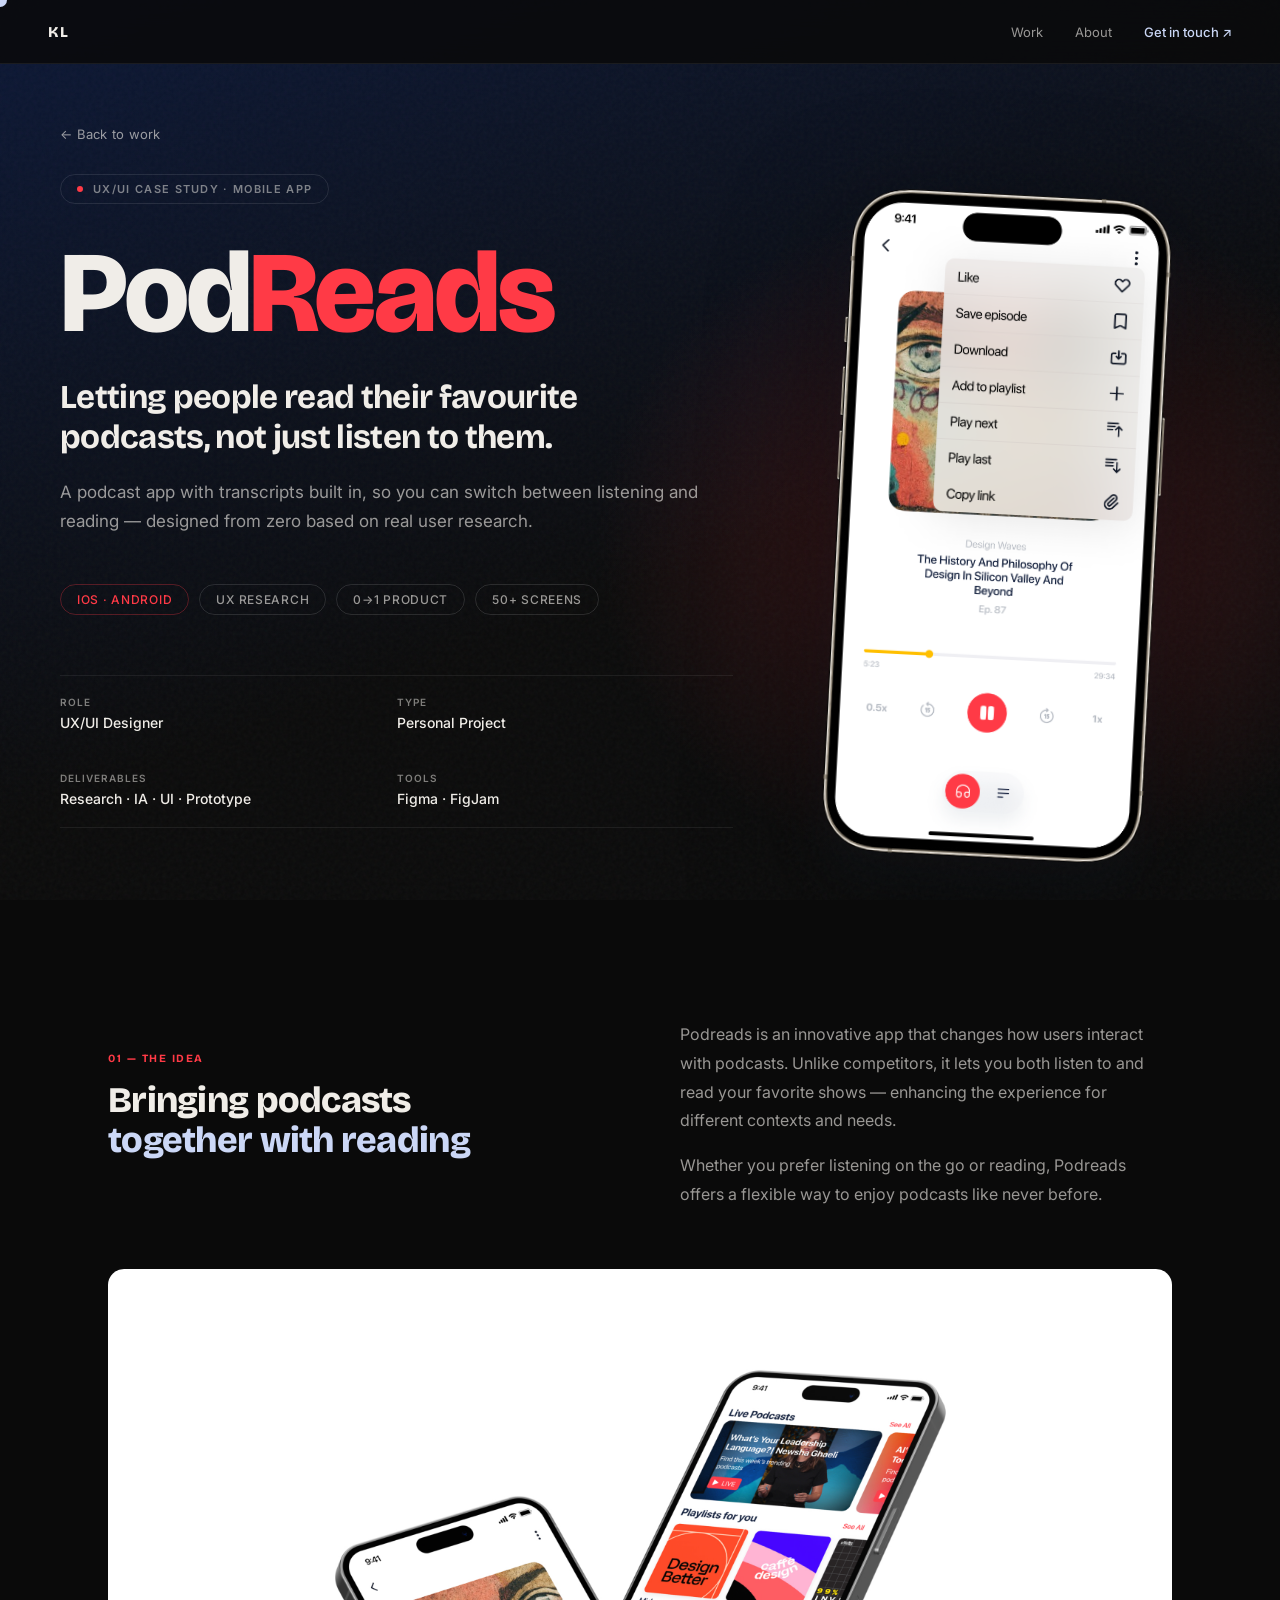
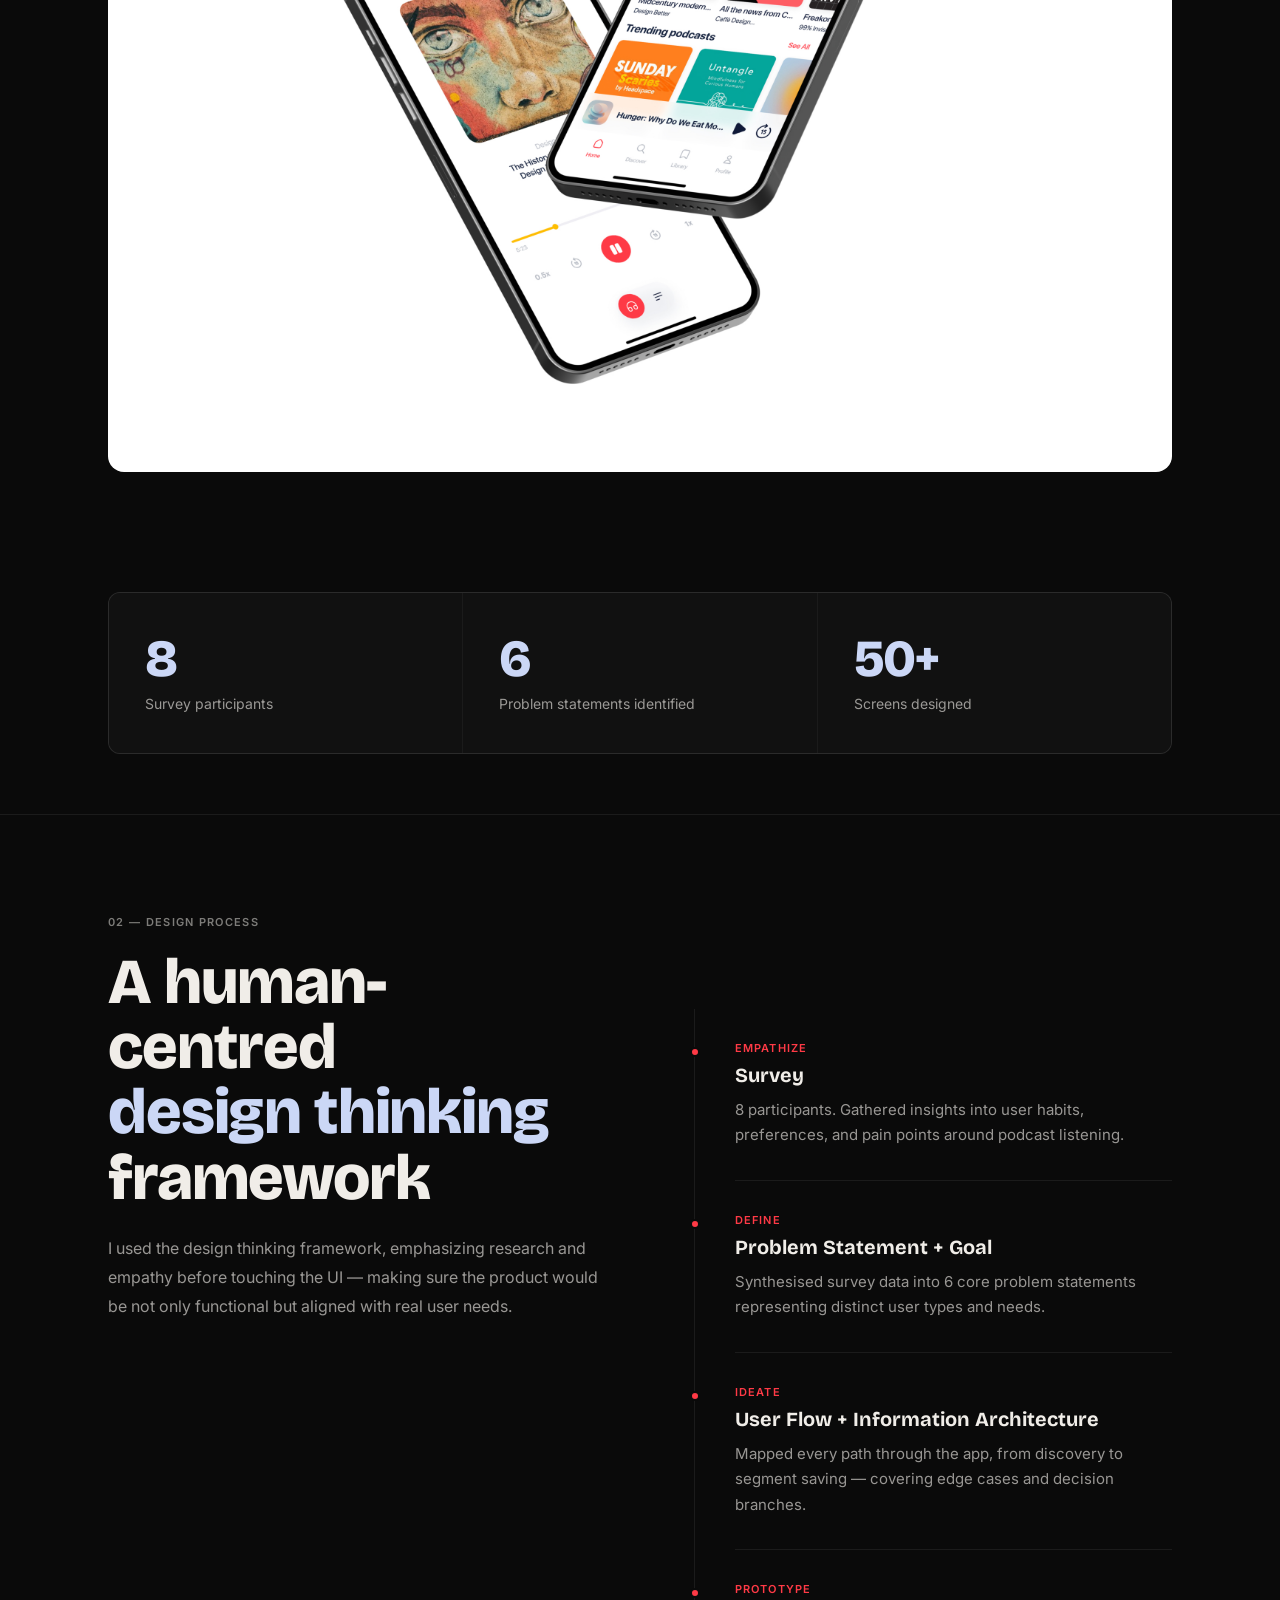
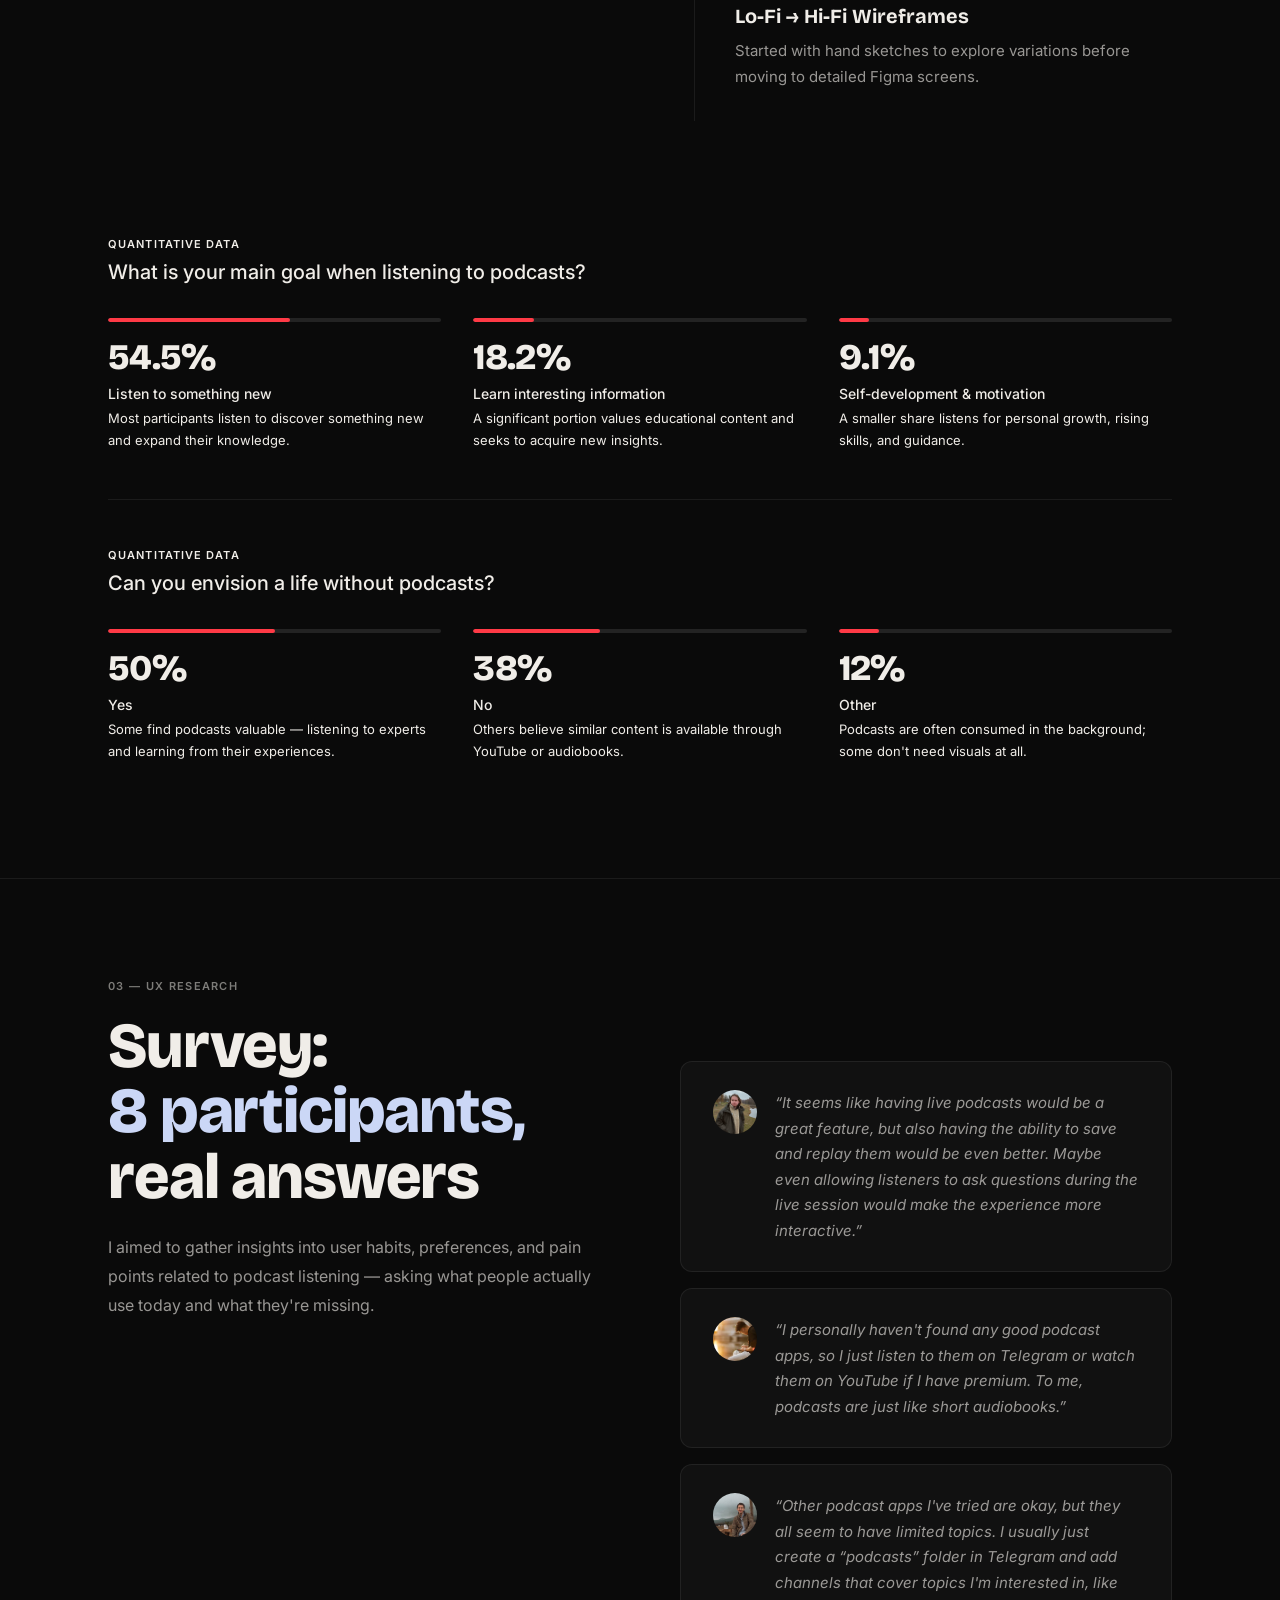
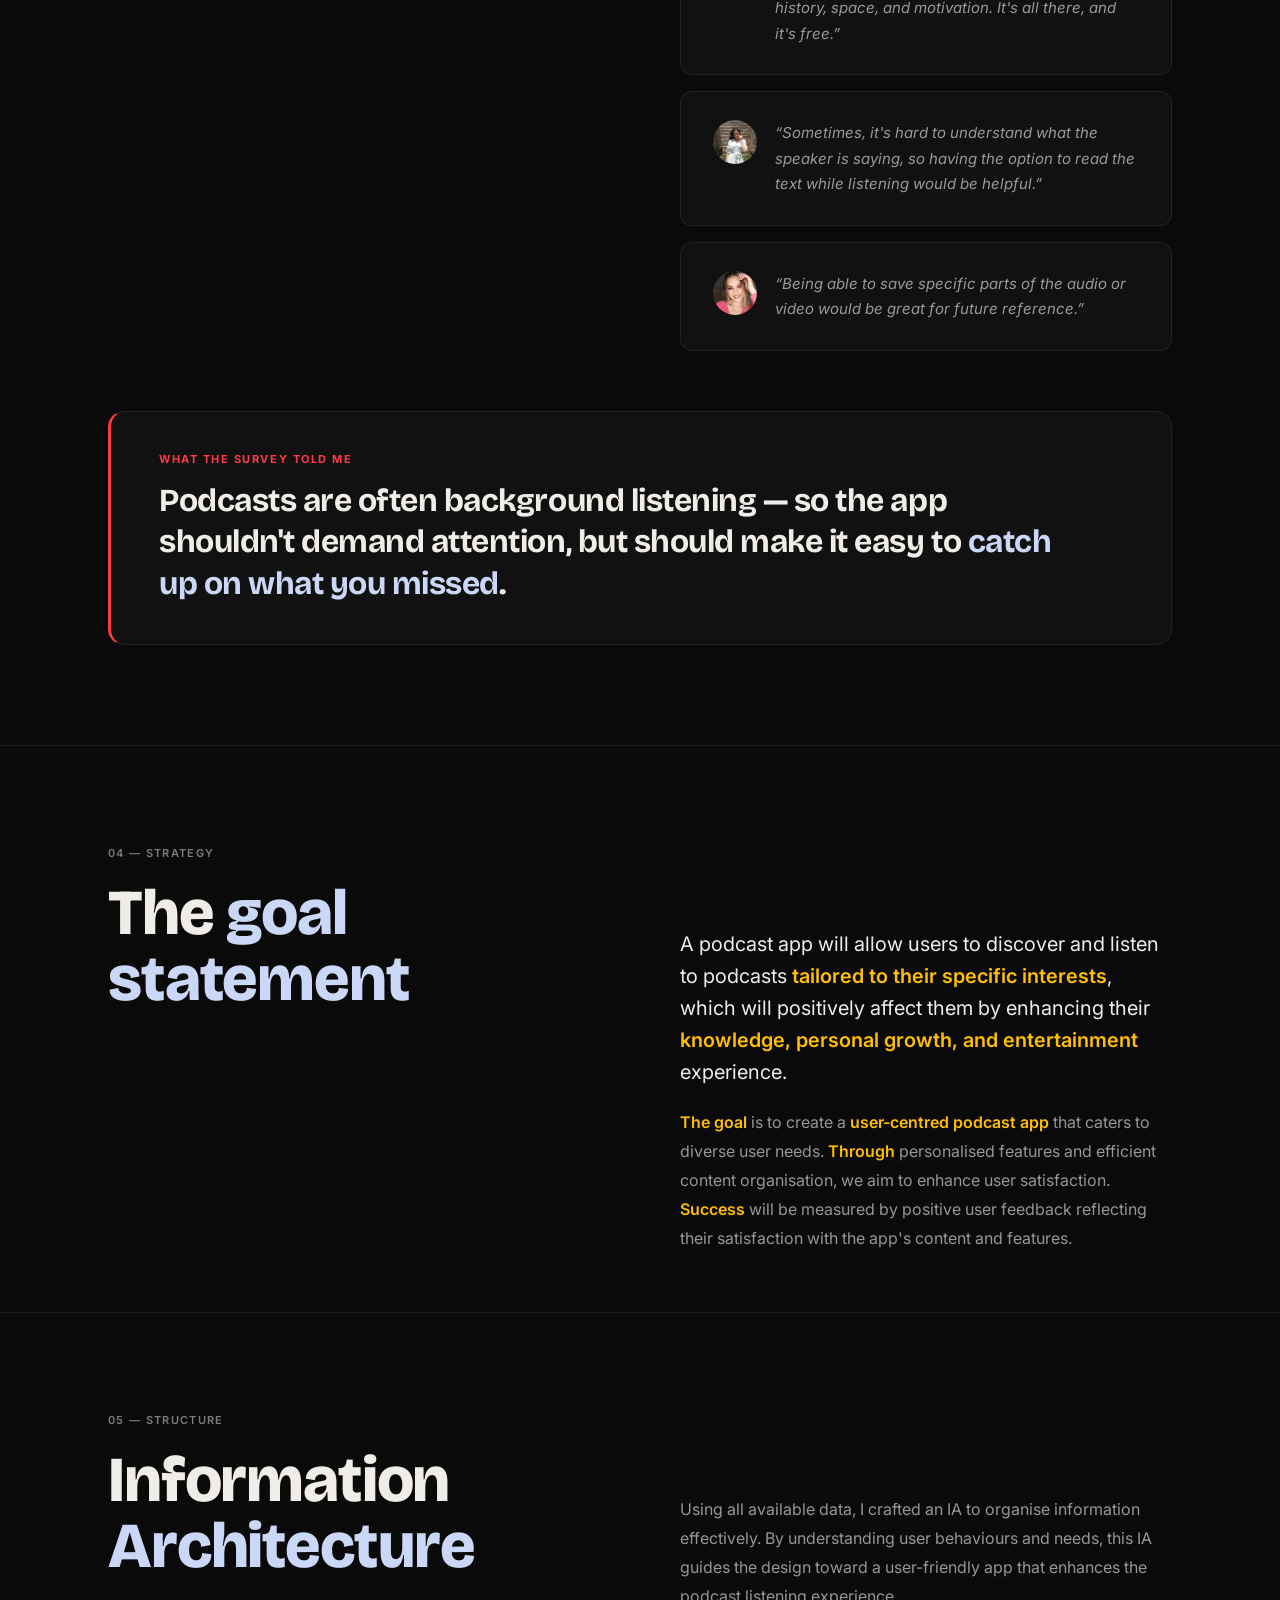
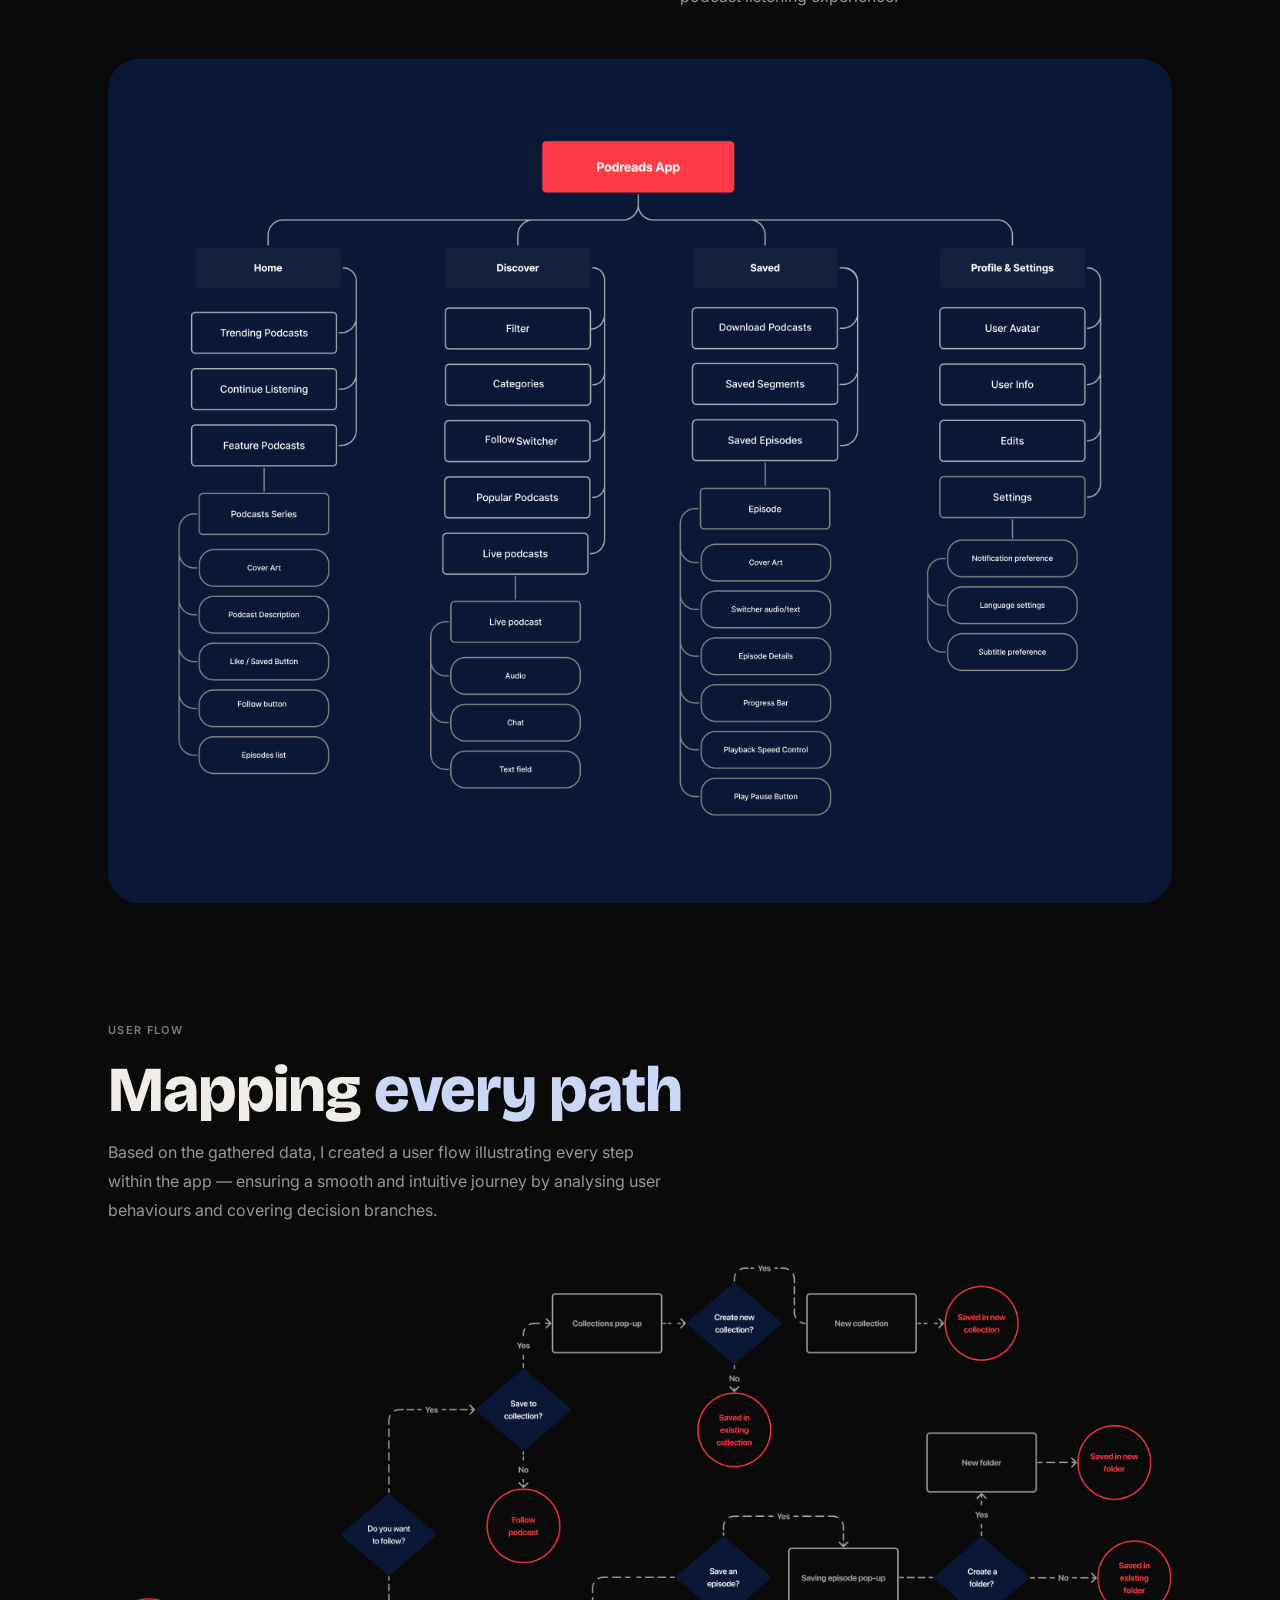
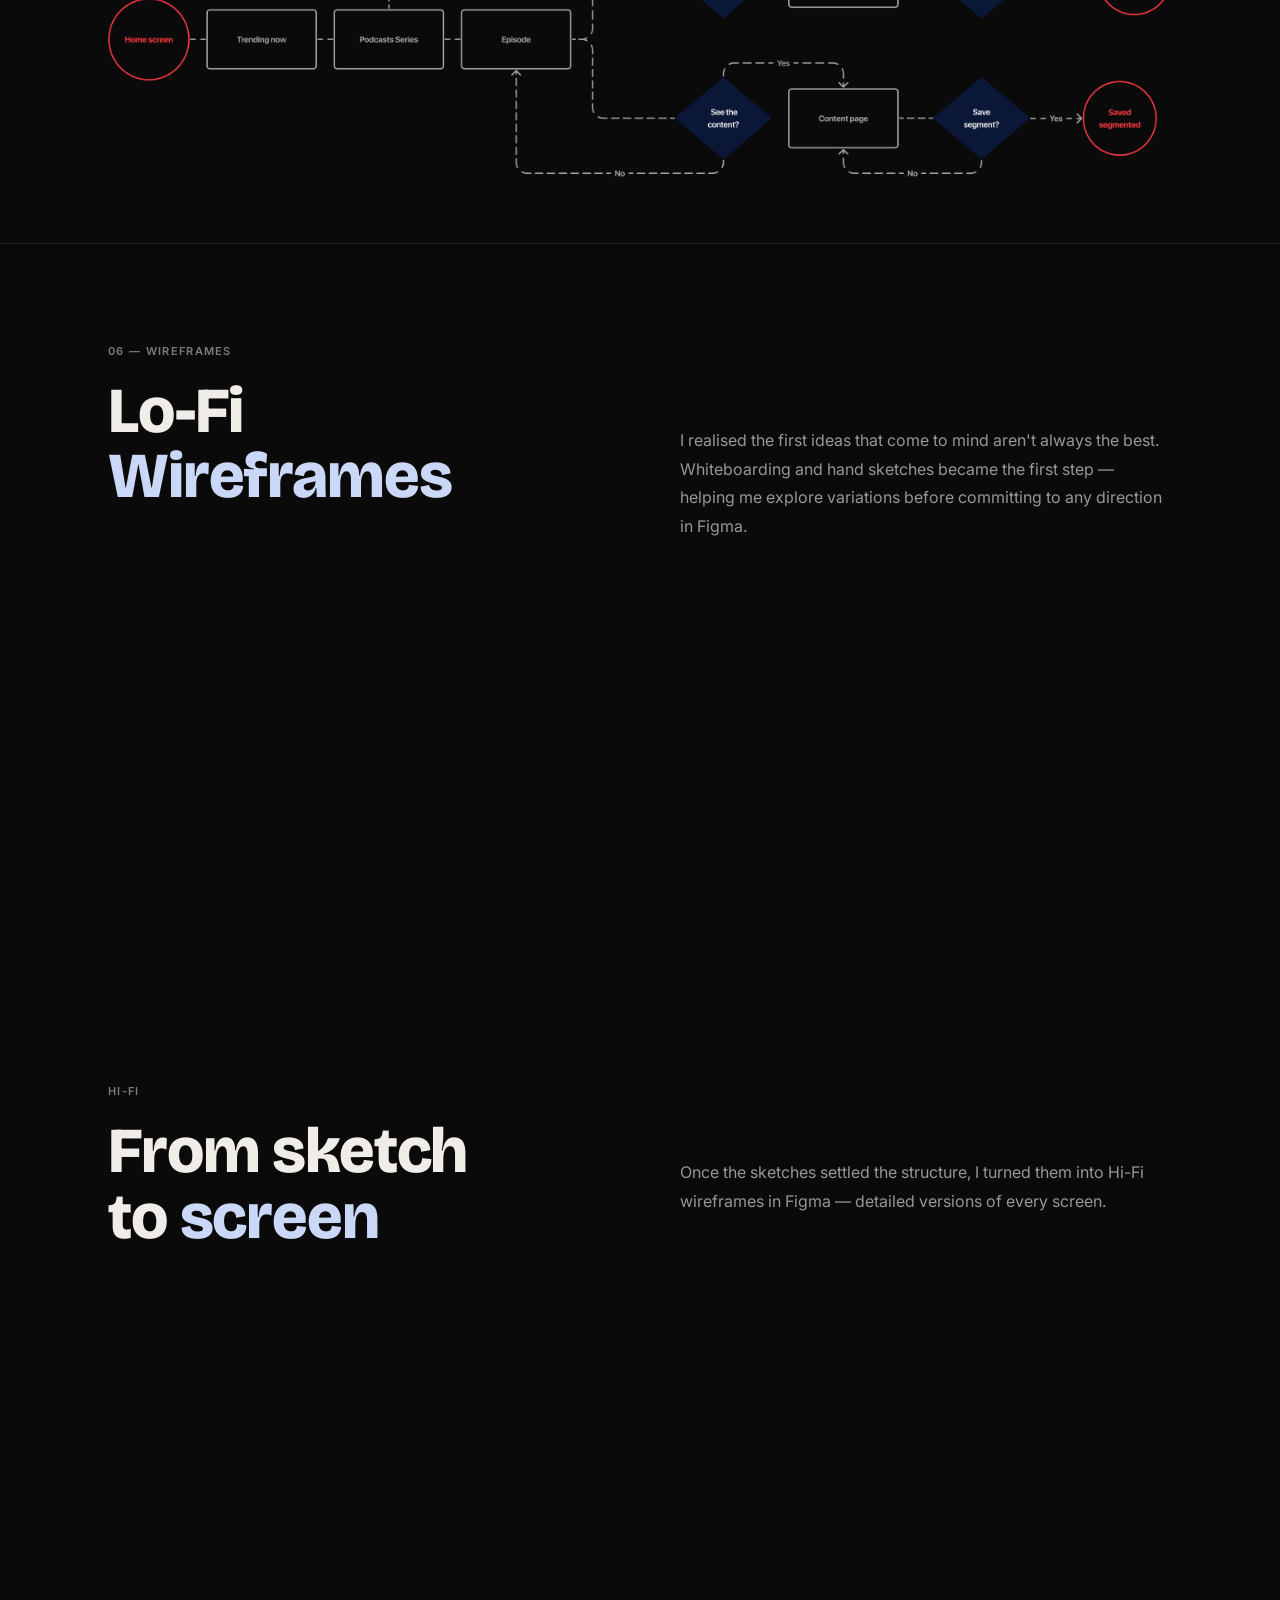
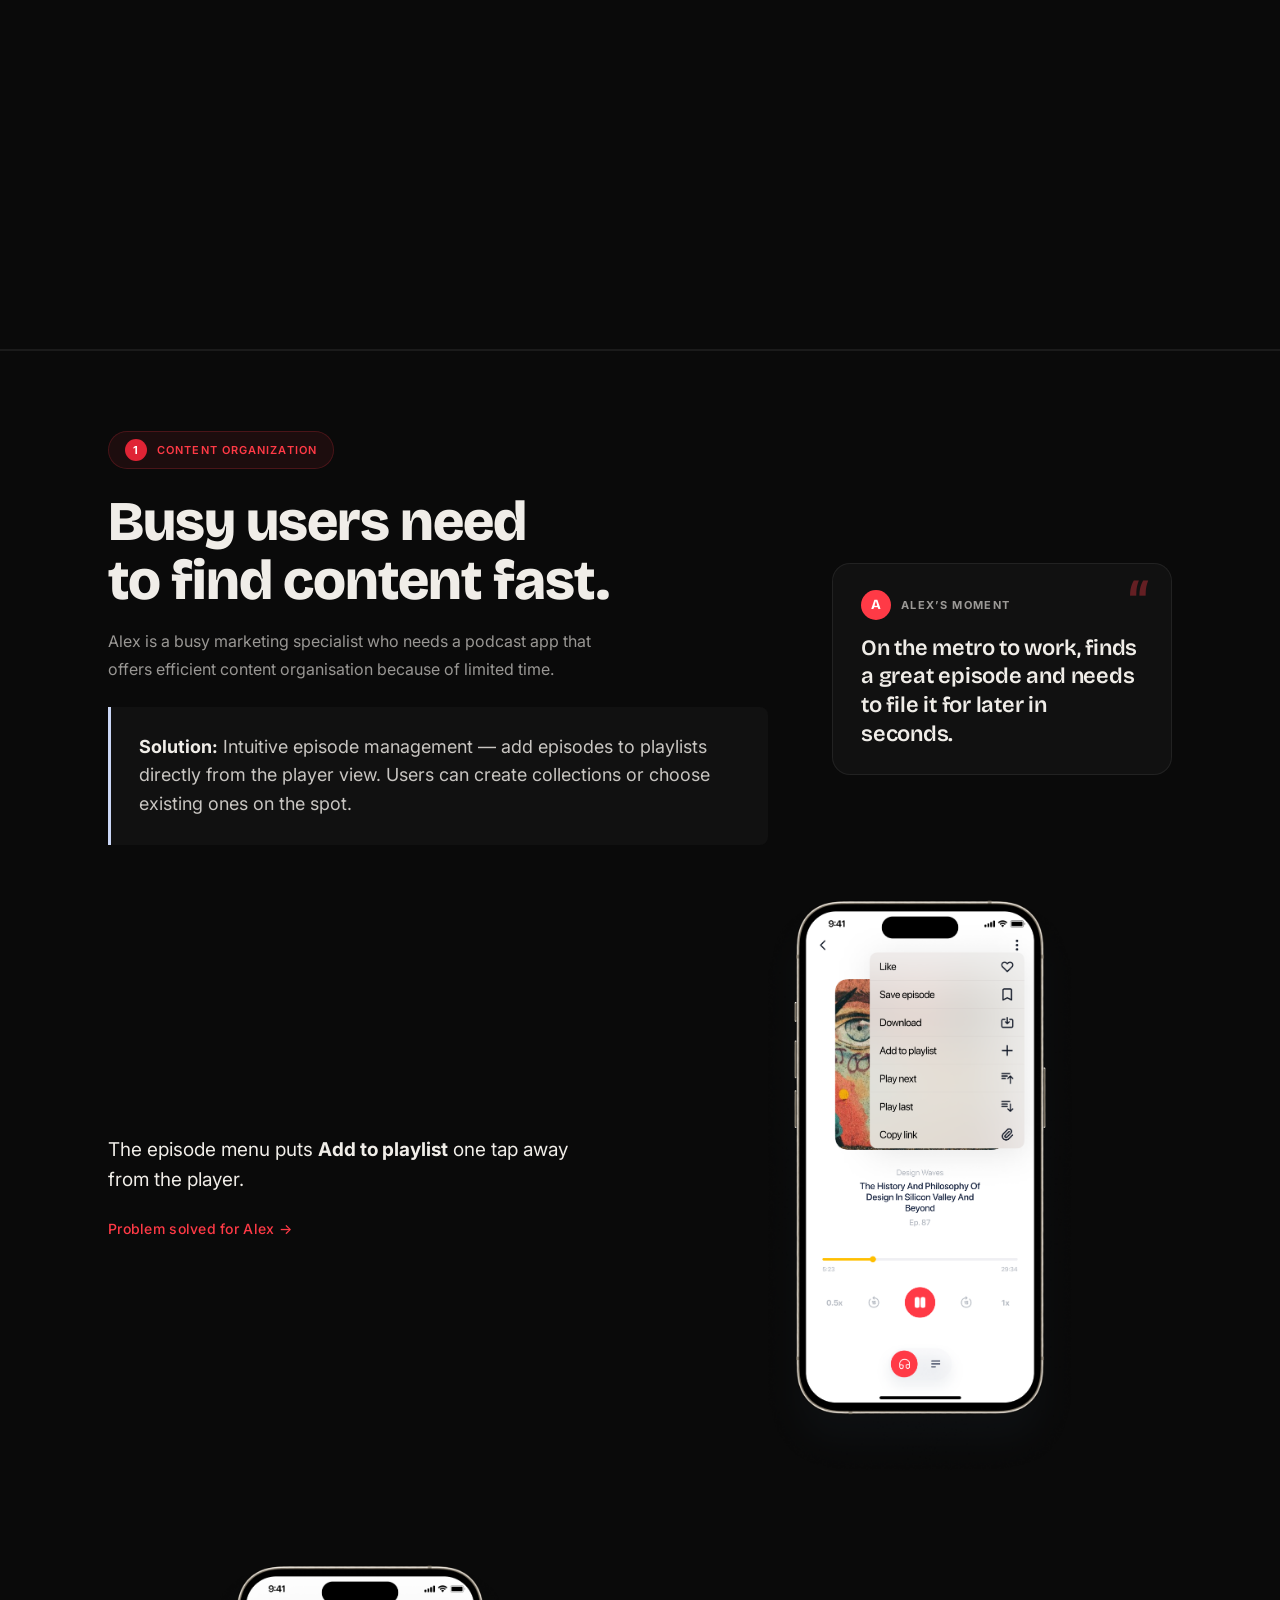
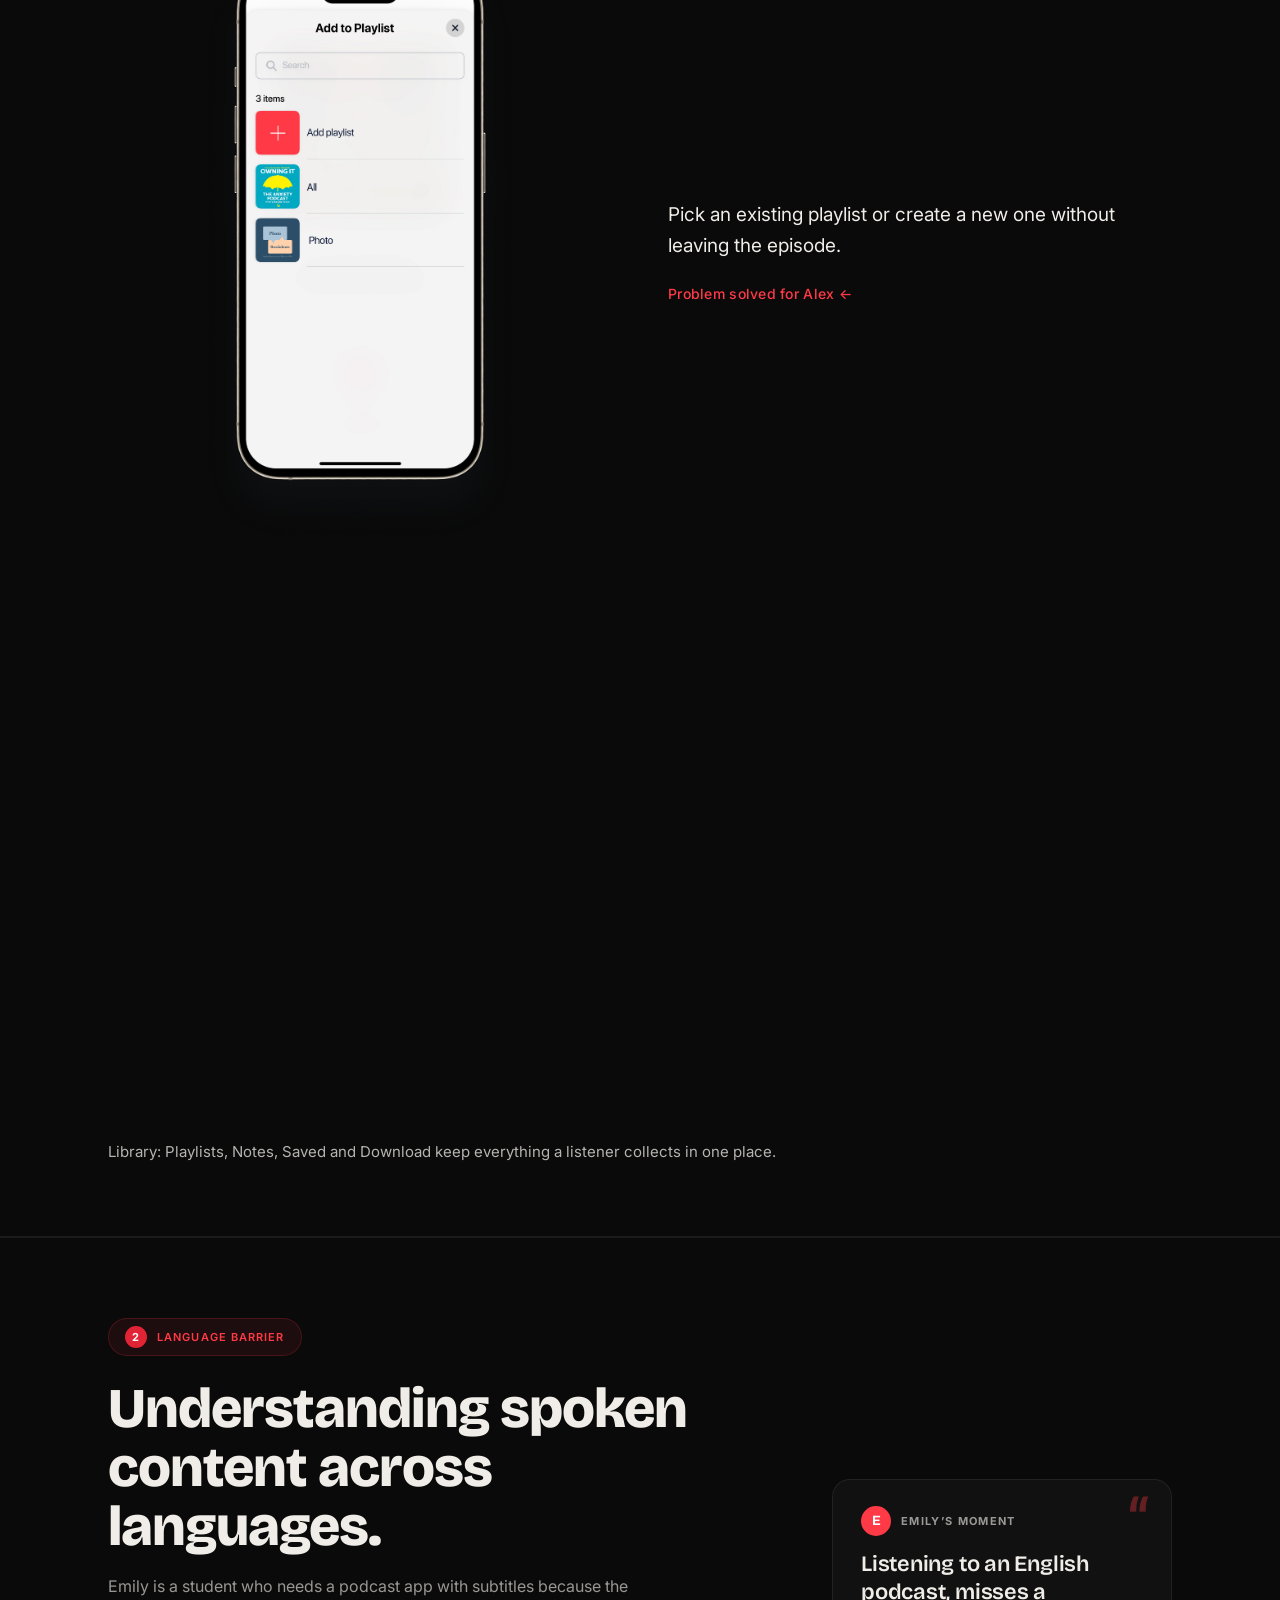
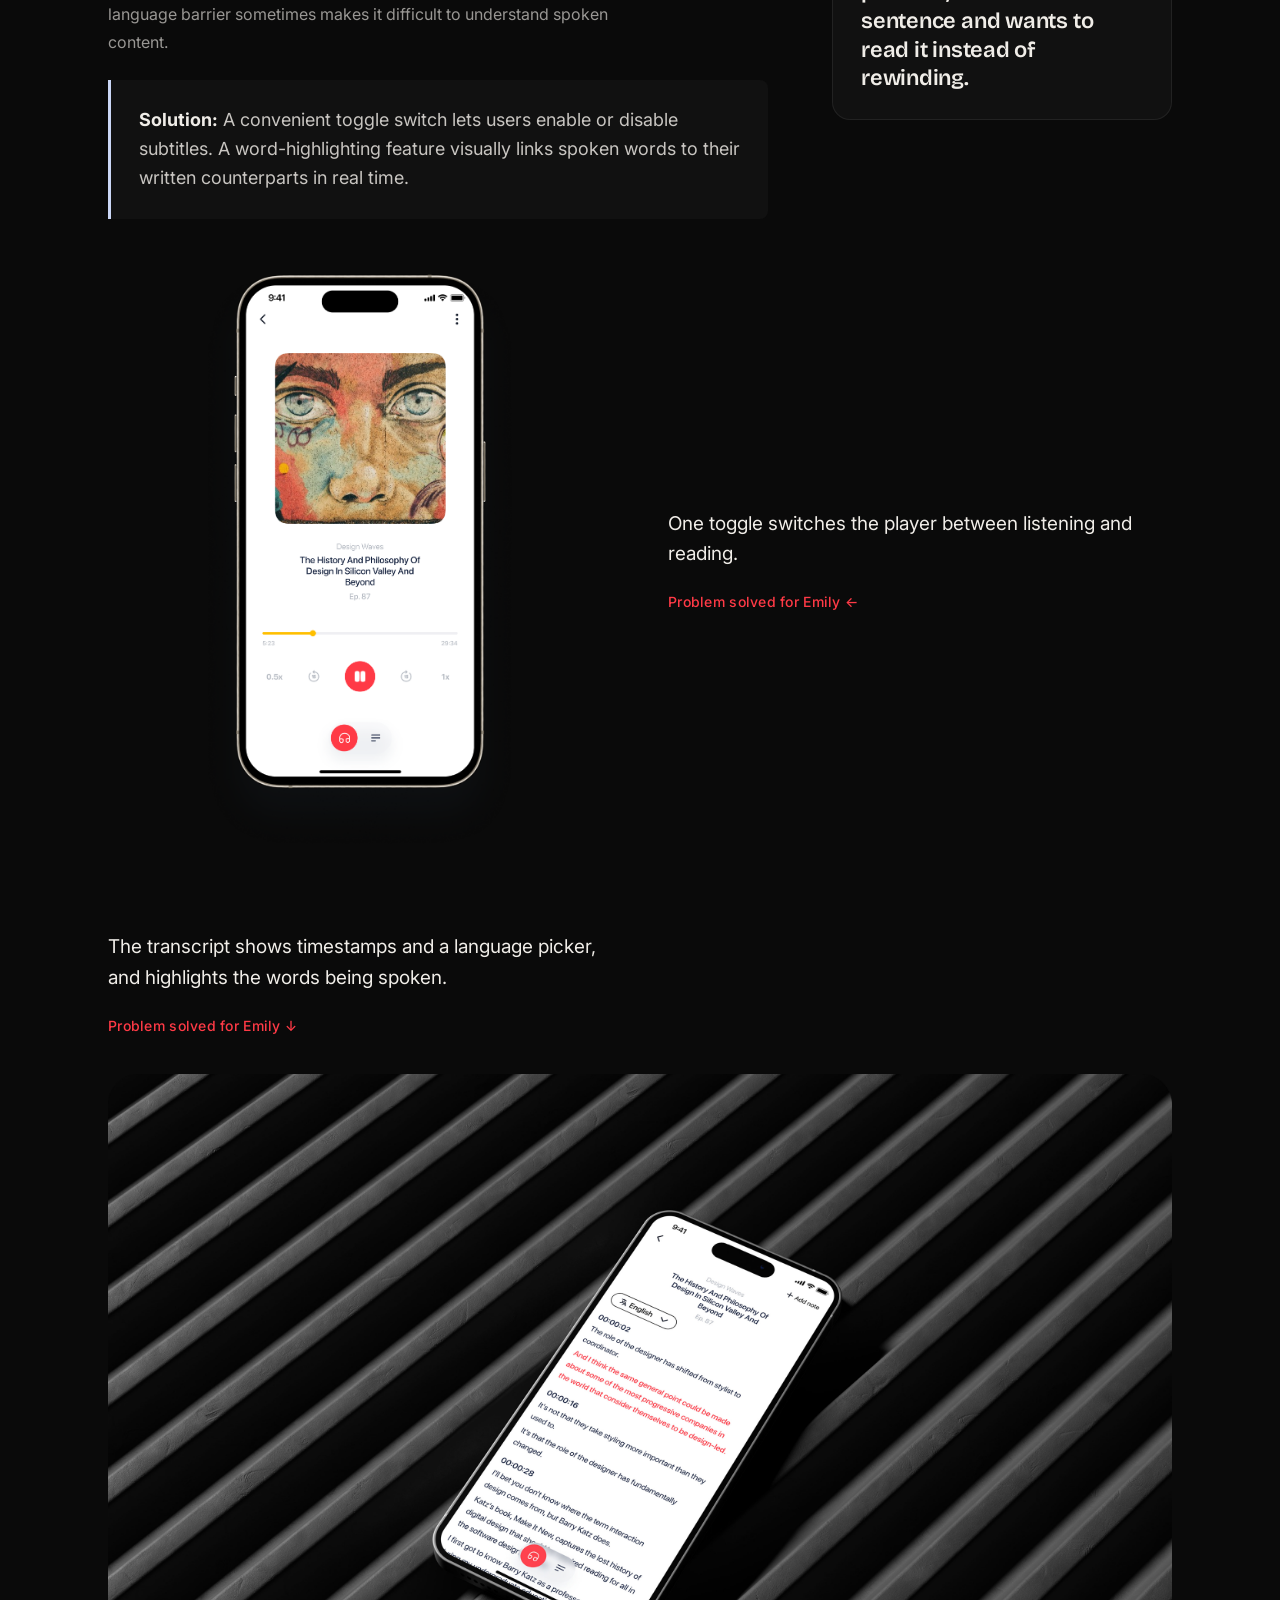
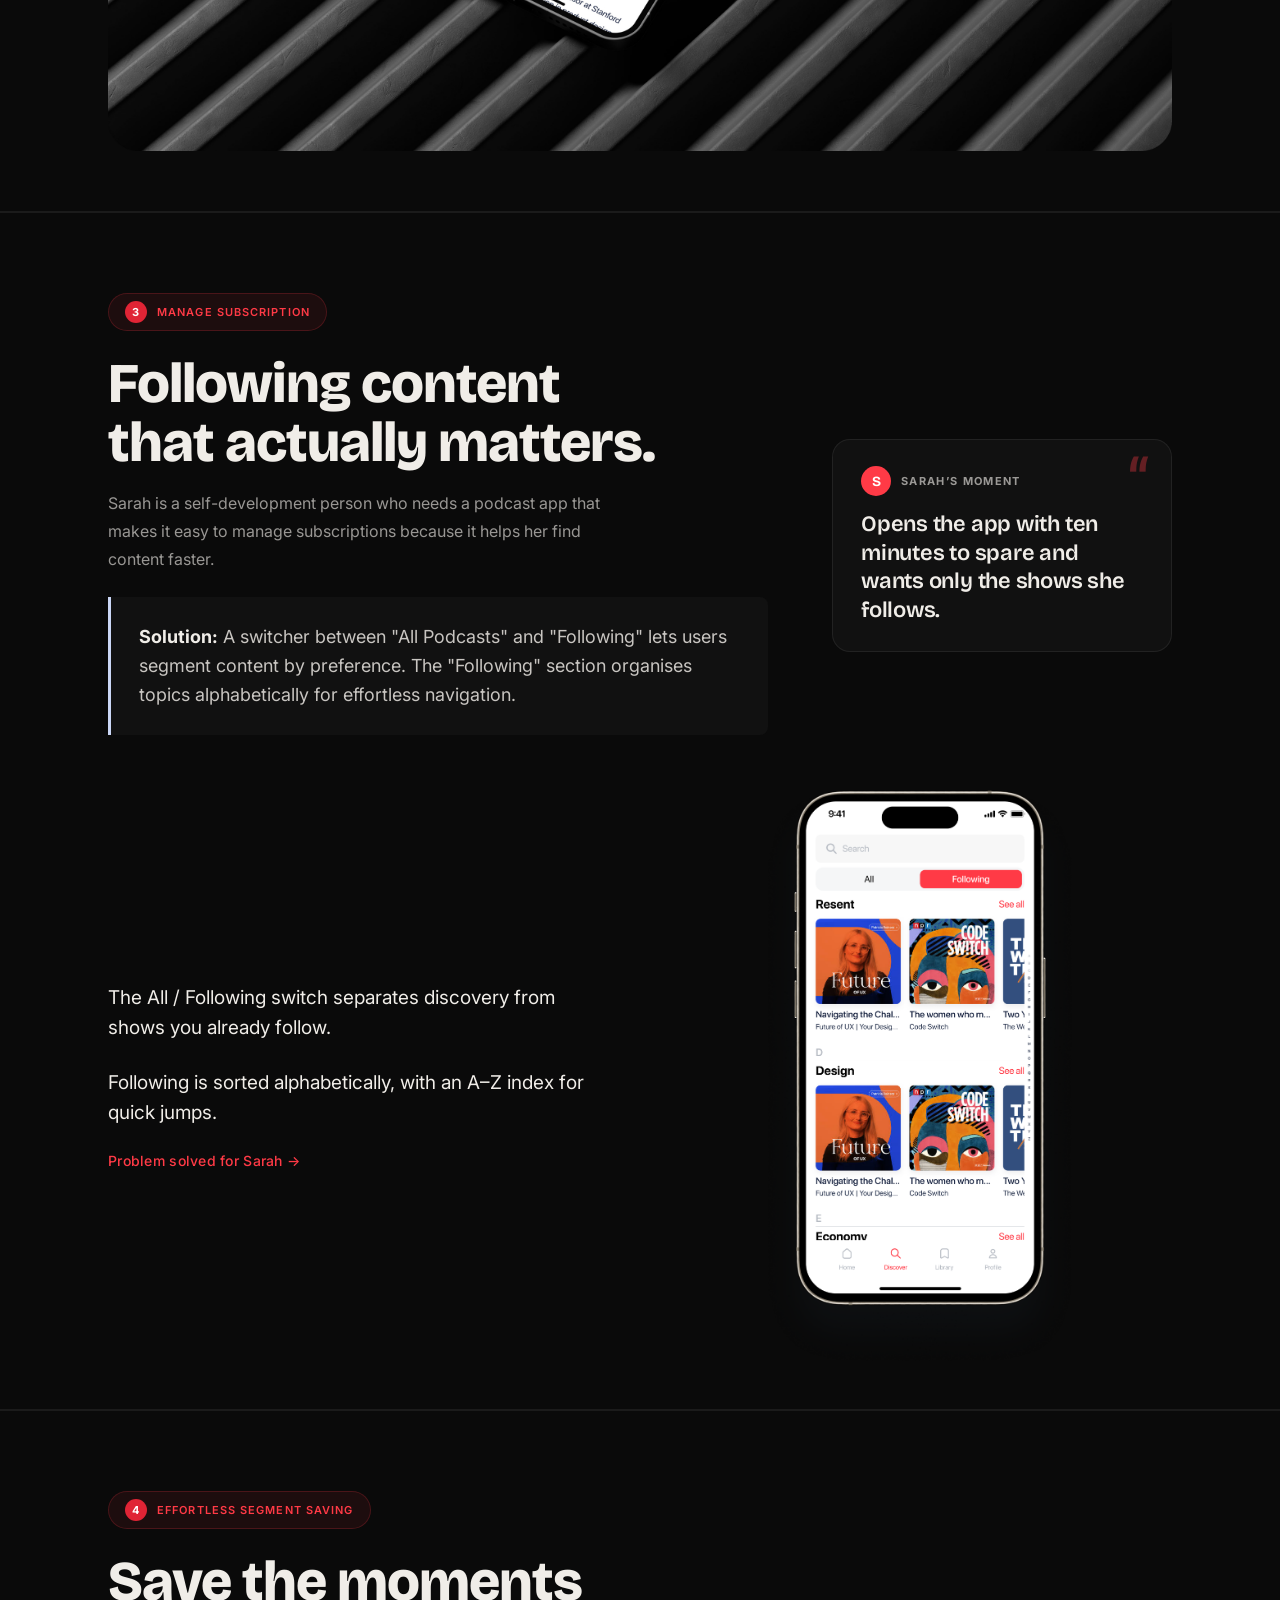
<file: work/podcast-app.html>
<!DOCTYPE html>
<html lang="en">
<head>
  <meta charset="UTF-8" />
  <meta name="viewport" content="width=device-width, initial-scale=1.0" />
  <meta name="description" content="Podreads — Podcast Mobile App. UX/UI Case Study by Kateryna Levoniuk." />
  <title>Podreads — Podcast App · Kateryna Levoniuk</title>
  <link rel="preconnect" href="https://fonts.googleapis.com" />
  <link rel="preconnect" href="https://fonts.gstatic.com" crossorigin />
  <link href="https://fonts.googleapis.com/css2?family=Bricolage+Grotesque:opsz,wght@12..96,400..800&family=Inter:wght@300;400;500;600&display=swap" rel="stylesheet" />
  <style>
    *, *::before, *::after { box-sizing: border-box; margin: 0; padding: 0; }

    :root {
      --bg: #0a0a0a;
      --surface: #111;
      --surface2: #181818;
      --line: rgba(255,255,255,0.07);
      --text: #f0ede8;
      --text2: rgba(240,237,232,0.62);
      --text3: rgba(240,237,232,0.5);
      --accent: #cbd7f6;
      --red: #FF3A46;
      --yellow: #FFBF00;
      --navy: #0B1736;
      --ease: cubic-bezier(0.16,1,0.3,1);
    }

    html { font-size: 16px; scroll-behavior: smooth; }

    body {
      background: var(--bg);
      color: var(--text);
      font-family: 'Inter', sans-serif;
      -webkit-font-smoothing: antialiased;
      overflow-x: hidden;
    }

    a { color: inherit; text-decoration: none; }
    img { display: block; width: 100%; }

    /* ── CURSOR ── */
    .cursor { width: 14px; height: 14px; background: var(--accent); border-radius: 50%; position: fixed; top: 0; left: 0; pointer-events: none; z-index: 9999; transform: translate(-50%,-50%); transition: width .25s var(--ease), height .25s var(--ease), opacity .2s; }
    .cursor-f { width: 112px; height: 112px; border: 1.5px solid var(--accent); background: rgba(10,10,10,.28); backdrop-filter: blur(6px); -webkit-backdrop-filter: blur(6px); border-radius: 50%; position: fixed; top: 0; left: 0; pointer-events: none; z-index: 9998; display: flex; align-items: center; justify-content: center; transform: translate(-50%,-50%) scale(.2); opacity: 0; transition: transform .35s var(--ease), opacity .25s; }
    .cursor-label { font-family: 'Inter', sans-serif; font-size: 18px; color: #fff; }
    body { cursor: none; }
    body.cursor-link .cursor { width: 40px; height: 40px; }
    body.cursor-hover .cursor { opacity: 0; }
    body.cursor-hover .cursor-f { opacity: 1; transform: translate(-50%,-50%) scale(1); }
    @media (hover: none), (pointer: coarse) { .cursor, .cursor-f { display: none; } body { cursor: auto; } }

    /* ── NAV ── */
    nav {
      position: fixed; top: 0; left: 0; right: 0; z-index: 200;
      display: flex; align-items: center; justify-content: space-between;
      padding: 0 48px; height: 64px;
      background: rgba(10,10,10,.85);
      backdrop-filter: blur(20px);
      border-bottom: 1px solid var(--line);
    }
    .nav-logo { font-family: 'Bricolage Grotesque', sans-serif; font-size: 15px; font-weight: 800; letter-spacing: .1em; }
    .nav-back { font-size: 13px; color: var(--text2); transition: color .2s; }
    .nav-back:hover { color: var(--accent); }
    .nav-right { display: flex; align-items: center; gap: 32px; }
    .nav-right a { font-size: 13px; color: var(--text2); transition: color .2s; }
    .nav-right a:hover { color: var(--text); }
    .nav-cta { color: var(--accent) !important; font-weight: 500; }

    /* ── REVEAL ── */
    .reveal { opacity: 0; transform: translateY(32px); transition: opacity .8s var(--ease), transform .8s var(--ease); }
    .reveal.in { opacity: 1; transform: translateY(0); }
    .reveal-left { opacity: 0; transform: translateX(-40px); transition: opacity .9s var(--ease), transform .9s var(--ease); }
    .reveal-left.in { opacity: 1; transform: translateX(0); }
    .reveal-right { opacity: 0; transform: translateX(40px); transition: opacity .9s var(--ease), transform .9s var(--ease); }
    .reveal-right.in { opacity: 1; transform: translateX(0); }
    .reveal-scale { opacity: 0; transform: scale(.94); transition: opacity .9s var(--ease), transform .9s var(--ease); }
    .reveal-scale.in { opacity: 1; transform: scale(1); }
    .d1 { transition-delay: .08s; } .d2 { transition-delay: .16s; } .d3 { transition-delay: .24s; } .d4 { transition-delay: .32s; } .d5 { transition-delay: .4s; }

    /* ── HERO ── */
    .hero {
      min-height: 100svh;
      display: flex; flex-direction: column; justify-content: flex-end;
      padding: 80px 48px 72px;
      position: relative; overflow: hidden;
    }
    .hero-bg {
      position: absolute; inset: 0;
      background:
        radial-gradient(ellipse 45% 55% at 78% 60%, rgba(255,58,70,.22) 0%, transparent 70%),
        linear-gradient(160deg, #0B1736 0%, #0a0a0a 60%);
    }
    .hero-bg img { width: 100%; height: 100%; object-fit: cover; opacity: .18; }
    .hero-noise { position: absolute; inset: 0; background-image: url("data:image/svg+xml,%3Csvg viewBox='0 0 256 256' xmlns='http://www.w3.org/2000/svg'%3E%3Cfilter id='n'%3E%3CfeTurbulence type='fractalNoise' baseFrequency='.9' numOctaves='4' stitchTiles='stitch'/%3E%3C/filter%3E%3Crect width='100%25' height='100%25' filter='url(%23n)' opacity='.04'/%3E%3C/svg%3E"); }
    .hero-inner { position: relative; z-index: 2; max-width: 1160px; margin: 0 auto; width: 100%; }
    .hero-eyebrow { display: inline-flex; align-items: center; gap: 10px; font-size: 11px; font-weight: 600; letter-spacing: .12em; text-transform: uppercase; color: var(--text3); border: 1px solid rgba(255,255,255,.1); padding: 7px 16px; border-radius: 100px; margin-bottom: 36px; }
    .hero-dot { width: 6px; height: 6px; background: var(--red); border-radius: 50%; animation: blink 1.8s ease-in-out infinite; }
    @keyframes blink { 0%,100%{opacity:1}50%{opacity:.3} }
    .hero-title { font-family: 'Bricolage Grotesque', sans-serif; font-size: clamp(52px, 9vw, 128px); font-weight: 800; line-height: .92; letter-spacing: -0.025em; margin-bottom: 32px; }
    .hero-title span { color: var(--red); }
    .hero-lede { font-family: 'Bricolage Grotesque', sans-serif; font-size: clamp(22px, 2.6vw, 34px); font-weight: 700; line-height: 1.2; letter-spacing: -.02em; color: var(--text); margin-bottom: 20px; }
    .hero-sub { font-size: 17px; color: var(--text2); line-height: 1.7; max-width: 560px; margin-bottom: 48px; }
    .hero-pills { display: flex; flex-wrap: wrap; gap: 10px; margin-bottom: 60px; }
    .pill { font-size: 12px; font-weight: 500; letter-spacing: .06em; text-transform: uppercase; padding: 7px 16px; border-radius: 100px; border: 1px solid rgba(255,255,255,.12); color: var(--text2); }
    .pill--red { border-color: rgba(255,58,70,.3); color: var(--red); }
    .hero-meta { display: grid; grid-template-columns: repeat(4, 1fr); gap: 1px; background: var(--line); border-top: 1px solid var(--line); border-bottom: 1px solid var(--line); }
    .hero-meta-item { background: transparent; padding: 20px 0; }
    .hero-meta-label { font-size: 10px; font-weight: 600; letter-spacing: .1em; text-transform: uppercase; color: var(--text3); margin-bottom: 6px; }
    .hero-meta-val { font-size: 14px; font-weight: 500; }
    .hero-mockup { position: absolute; right: 6%; bottom: -40px; height: min(84vh, 820px); aspect-ratio: 785 / 1425; z-index: 3; transform: rotate(3deg); transition: transform .6s var(--ease); filter: drop-shadow(0 40px 60px rgba(0,0,0,.5)); }
    .hero-mockup img { position: absolute; inset: 0; width: 100%; height: 100%; display: block; }
    .hero-mockup:hover { transform: translateY(-8px) rotate(1deg); }
    .hero-title, .hero-lede, .hero-sub, .hero-pills { max-width: 56%; }
    .hero-meta { margin-right: 42%; grid-template-columns: repeat(2, 1fr); background: transparent; }

    /* ── CONTAINER ── */
    .w { max-width: 1160px; margin: 0 auto; padding: 0 48px; }

    /* ── SECTION LABELS ── */
    .label { font-size: 11px; font-weight: 600; letter-spacing: .12em; text-transform: uppercase; color: var(--text3); display: block; margin-bottom: 20px; }

    /* ── CHAPTER INTRO ── */
    .chapter { padding: 120px 0 80px; }
    .chapter-num { font-family: 'Bricolage Grotesque', sans-serif; font-size: 11px; font-weight: 700; letter-spacing: .14em; text-transform: uppercase; color: var(--red); margin-bottom: 16px; display: block; }
    .chapter-title { font-family: 'Bricolage Grotesque', sans-serif; font-size: clamp(36px, 5vw, 64px); font-weight: 800; letter-spacing: -0.018em; line-height: 1.02; margin-bottom: 0; }
    .chapter-title em { font-style: normal; color: var(--accent); }
    .chapter-body { font-size: 17px; color: var(--text2); line-height: 1.8; max-width: 600px; }

    /* ── TWO COL ── */
    .two-col { display: grid; grid-template-columns: 1fr 1fr; gap: 80px; align-items: center; }
    .two-col--wide { grid-template-columns: 1.2fr 1fr; }
    .two-col-text h2 { font-family: 'Bricolage Grotesque', sans-serif; font-size: clamp(24px, 3vw, 36px); font-weight: 800; letter-spacing: -.02em; line-height: 1.1; margin-bottom: 16px; }
    .two-col-text p { font-size: 16px; color: var(--text2); line-height: 1.8; margin-bottom: 16px; }
    .two-col-text p:last-child { margin-bottom: 0; }

    /* ── FULL IMG ── */
    .full-img { margin: 0; overflow: hidden; }
    /* keep every large image inside the page grid (same edges as the text) */
    .overview-img, .contained-img, .full-img, .yellow-wrap { max-width: 1160px; margin-left: auto; margin-right: auto; padding-left: 48px !important; padding-right: 48px !important; box-sizing: border-box; }
    .overview-img .reveal-scale, .full-img { border-radius: 12px; overflow: hidden; }
    .overview-img img, .contained-img img { max-width: 100%; border-radius: 12px; }
    .full-img { padding: 0 !important; max-width: 1064px; }
    @media (max-width: 900px) {
      .overview-img, .contained-img, .yellow-wrap { padding-left: 24px !important; padding-right: 24px !important; }
      .full-img { margin-left: 24px; margin-right: 24px; }
    }

    .full-img img { width: 100%; display: block; transform: scale(1.02); transition: transform 8s linear; }
    .full-img.in img { transform: scale(1); }

    /* ── CONTAINED IMG ── */
    .contained-img { padding: 0 48px; }
    .contained-img img { border-radius: 12px; max-width: 1160px; margin: 0 auto; }

    /* ── IMG GRID ── */
    .img-grid { display: grid; gap: 2px; }
    .img-grid--2 { grid-template-columns: 1fr 1fr; }
    .img-grid--3 { grid-template-columns: 1fr 1fr 1fr; }
    .img-grid img { transition: transform .6s var(--ease); }
    .img-grid img:hover { transform: scale(1.02); }

    /* ── STAT STRIP ── */
    .stat-strip { display: grid; grid-template-columns: repeat(3, 1fr); gap: 1px; background: var(--line); border: 1px solid var(--line); border-radius: 12px; overflow: hidden; margin: 60px 0; }
    .stat-item { background: var(--surface); padding: 40px 36px; }
    .stat-n { font-family: 'Bricolage Grotesque', sans-serif; font-size: 52px; font-weight: 800; color: var(--accent); letter-spacing: -0.025em; line-height: 1; display: block; margin-bottom: 8px; }
    .stat-l { font-size: 14px; color: var(--text2); }
    .stat-n.counting { color: var(--red); }

    /* ── FEEDBACK CARDS ── */
    .feedback-grid { display: grid; grid-template-columns: 1fr 1fr; gap: 16px; }
    .feedback-card { background: var(--surface); border: 1px solid var(--line); border-radius: 12px; padding: 28px 32px; font-size: 15px; color: var(--text2); line-height: 1.7; font-style: italic; position: relative; }
    .feedback-card::before { content: '"'; font-family: 'Bricolage Grotesque', sans-serif; font-size: 64px; color: var(--red); opacity: .2; position: absolute; top: 8px; left: 24px; line-height: 1; }
    .feedback-card p { padding-top: 24px; }
    .feedback-card:has(.feedback-avatar) { display: flex; gap: 18px; align-items: flex-start; }
    .feedback-card:has(.feedback-avatar)::before { display: none; }
    .feedback-card:has(.feedback-avatar) p { padding-top: 0; }
    @media (min-width: 901px) { .survey-intro { position: sticky; top: 120px; } }
    .feedback-avatar { width: 44px; height: 44px; border-radius: 50%; object-fit: cover; flex: none; }

    /* ── PROBLEM SECTION ── */
    .problem-section { padding: 100px 0; border-top: 1px solid var(--line); }
    .problem-tag { display: inline-flex; align-items: center; gap: 10px; background: rgba(255,58,70,.08); border: 1px solid rgba(255,58,70,.2); color: var(--red); font-size: 11px; font-weight: 600; letter-spacing: .1em; text-transform: uppercase; padding: 7px 16px; border-radius: 100px; margin-bottom: 24px; }
    .problem-num { background: #E02435; color: white; width: 22px; height: 22px; border-radius: 50%; display: flex; align-items: center; justify-content: center; font-size: 11px; font-weight: 700; flex-shrink: 0; }
    .problem-title { font-family: 'Bricolage Grotesque', sans-serif; font-size: clamp(32px, 4.5vw, 56px); font-weight: 800; letter-spacing: -0.018em; line-height: 1.05; margin-bottom: 16px; }
    .problem-desc { font-size: 16px; color: var(--text2); line-height: 1.75; max-width: 520px; }
    /* persona stories: tighter rhythm, readable captions, screens sized to sit with their text */
    .problem-section { padding: 80px 0 32px; }
    .photo-text-block { padding-top: 40px !important; padding-bottom: 40px !important; column-gap: 56px !important; border-top: none !important; }
    .photo-text-block.w { padding-left: 48px !important; padding-right: 48px !important; }
    @media (max-width: 900px) { .photo-text-block.w { padding-left: 24px !important; padding-right: 24px !important; } }
    .photo-text-block .ptb-img-wrap img { width: 64% !important; margin: 0 auto; }
    .photo-text-block .problem-desc { font-size: 19px; color: var(--text); line-height: 1.6; }
    .photo-text-block .ptb-cta { font-size: 14px !important; }
    .problem-section + .photo-text-block { padding-top: 16px !important; }
    .user-moment { margin-top: 28px; display: flex; gap: 14px; align-items: baseline; max-width: 720px; }
    .um-label { flex: none; font-size: 10px; font-weight: 700; letter-spacing: .14em; text-transform: uppercase; color: var(--red); border: 1px solid rgba(255,58,70,.35); border-radius: 100px; padding: 4px 10px; }
    .user-moment p { font-size: 16px; color: var(--text); line-height: 1.6; font-style: italic; }
    .heard-quote { margin: 20px 0 0; display: flex; gap: 14px; align-items: flex-start; max-width: 720px; }
    .heard-quote img { width: 40px; height: 40px; border-radius: 50%; object-fit: cover; flex: none; }
    .heard-quote blockquote { font-size: 15px; color: var(--text2); line-height: 1.6; }
    .heard-quote figcaption { font-size: 11px; letter-spacing: .1em; text-transform: uppercase; color: rgba(240,237,232,.55); margin-top: 6px; }
    @media (max-width: 640px) { .user-moment { flex-direction: column; gap: 8px; } }
    .research-takeaway { margin: 0 0 100px; padding: 40px 48px; border-radius: 16px; background: var(--surface); border: 1px solid var(--line); border-left: 3px solid var(--red); }
    .rt-label { display: block; font-size: 11px; font-weight: 700; letter-spacing: .14em; text-transform: uppercase; color: var(--red); margin-bottom: 14px; }
    .research-takeaway p { font-family: 'Bricolage Grotesque', sans-serif; font-size: clamp(22px, 2.6vw, 32px); font-weight: 700; line-height: 1.3; letter-spacing: -.015em; color: var(--text); max-width: 900px; }
    .research-takeaway em { font-style: normal; color: var(--accent); }
    @media (max-width: 640px) { .research-takeaway { padding: 28px 24px; margin-bottom: 60px; } }
    .goal-hl { color: var(--yellow); font-weight: 600; }
    /* the moment a persona hits the problem — a short story beside the formal statement */
    .problem-section .w { display: grid; grid-template-columns: minmax(0,1fr) 340px; column-gap: 64px; align-items: start; }
    .problem-section .w > * { grid-column: 1; }
    .problem-section .w > .problem-tag { justify-self: start; }
    .problem-section .w > .scene { grid-column: 2; grid-row: 2 / span 3; align-self: center; }
    .scene { background: var(--surface); border: 1px solid var(--line); border-radius: 18px; padding: 26px 28px; position: relative; }
    .scene::before { content: '“'; position: absolute; top: 6px; right: 22px; font-family: 'Bricolage Grotesque', sans-serif; font-size: 72px; line-height: 1; color: var(--red); opacity: .35; }
    .scene-who { display: flex; align-items: center; gap: 10px; font-size: 11px; font-weight: 700; letter-spacing: .12em; text-transform: uppercase; color: var(--text2); margin-bottom: 14px; }
    .scene-av { width: 30px; height: 30px; border-radius: 50%; background: var(--red); color: #fff; display: grid; place-items: center; font-family: 'Bricolage Grotesque', sans-serif; font-size: 14px; letter-spacing: 0; }
    .scene p { font-family: 'Bricolage Grotesque', sans-serif; font-size: 22px; font-weight: 600; line-height: 1.3; letter-spacing: -.01em; color: var(--text); }
    @media (max-width: 900px) {
      .problem-section .w { grid-template-columns: 1fr; }
      .problem-section .w > .scene { grid-column: 1; grid-row: auto; margin: 8px 0 4px; }
      .scene p { font-size: 19px; }
    }
    .shot-caption { margin-top: 16px; font-size: 15px; line-height: 1.6; color: rgba(240,237,232,.75); }
    .pod-back { display: block; width: fit-content; margin-bottom: 32px; font-size: 13px; letter-spacing: .02em; color: rgba(240,237,232,.62); transition: color .2s; }
    .pod-back:hover { color: var(--accent); }
    .problem-insight { font-size: 18px; color: rgba(240,237,232,.82); line-height: 1.6; padding: 26px 28px; background: var(--surface); border-left: 3px solid var(--accent); border-radius: 0 8px 8px 0; margin-top: 24px; }

    /* ── PROCESS STEPS ── */
    .process-timeline { display: flex; flex-direction: column; gap: 0; border-left: 1px solid var(--line); margin-left: 24px; padding-left: 40px; margin-top: 60px; }
    .process-step { padding: 32px 0; border-bottom: 1px solid var(--line); position: relative; }
    .process-step::before { content: ''; width: 10px; height: 10px; background: var(--red); border-radius: 50%; position: absolute; left: -45px; top: 38px; border: 2px solid var(--bg); }
    .process-step:last-child { border-bottom: none; }
    .process-step-num { font-size: 11px; font-weight: 600; letter-spacing: .1em; text-transform: uppercase; color: var(--red); margin-bottom: 8px; display: block; }
    .process-step h3 { font-family: 'Bricolage Grotesque', sans-serif; font-size: 20px; font-weight: 700; margin-bottom: 10px; }
    .process-step p { font-size: 15px; color: var(--text2); line-height: 1.7; }

    /* ── GOAL CARD ── */
    .goal-card { background: var(--yellow); color: #111; border-radius: 16px; padding: 48px; margin: 60px 0; }
    .goal-card h2 { font-family: 'Bricolage Grotesque', sans-serif; font-size: 28px; font-weight: 800; margin-bottom: 20px; }
    .goal-card p { font-size: 16px; line-height: 1.75; margin-bottom: 12px; opacity: .75; }
    .goal-card .goal-highlight { background: rgba(0,0,0,.08); border-radius: 8px; padding: 20px 24px; margin-top: 16px; font-size: 15px; font-weight: 500; line-height: 1.7; }
    .goal-card .goal-highlight span { color: var(--red); font-weight: 700; }

    /* ── COLOR PALETTE ── */
    .palette { display: grid; grid-template-columns: repeat(5, 1fr); gap: 12px; margin-top: 40px; }
    .palette-swatch { border-radius: 10px; aspect-ratio: 1; display: flex; align-items: flex-end; padding: 14px; font-size: 12px; font-weight: 600; }
    .palette-swatch--red { background: #FF3A46; color: #0a0a0a; }
    .palette-swatch--navy1 { background: #0B1736; color: rgba(255,255,255,.6); }
    .palette-swatch--navy2 { background: #14213E; color: rgba(255,255,255,.5); }
    .palette-swatch--yellow { background: #FFBF00; color: rgba(0,0,0,.7); }
    .palette-swatch--gray { background: #B6BBC3; color: rgba(0,0,0,.6); }

    /* ── HORIZONTAL SCROLL PHONES ── */
    .h-scroll-wrap { overflow: hidden; padding: 48px 0; }
    .h-scroll-track { display: flex; gap: 20px; padding: 0 48px; animation: hscroll 30s linear infinite; width: max-content; }
    .h-scroll-track:hover { animation-play-state: paused; }
    .h-scroll-phone { flex-shrink: 0; width: 220px; border-radius: 20px; overflow: hidden; border: 1px solid var(--line); }
    .h-scroll-phone img { width: 100%; }
    @keyframes hscroll { 0%{transform:translateX(0)} 100%{transform:translateX(-50%)} }

    /* ── QUOTE BLOCK ── */
    .big-quote { padding: 100px 48px; text-align: center; }
    .big-quote blockquote { font-family: 'Bricolage Grotesque', sans-serif; font-size: clamp(28px, 4vw, 52px); font-weight: 700; line-height: 1.1; letter-spacing: -0.018em; max-width: 900px; margin: 0 auto 24px; }
    .big-quote blockquote em { font-style: normal; color: var(--accent); }
    .big-quote cite { font-size: 13px; color: var(--text3); letter-spacing: .08em; text-transform: uppercase; }

    /* ── DARK CARD ── */
    .dark-card { background: var(--navy); border-radius: 16px; overflow: hidden; margin: 60px 0; }
    .dark-card img { width: 100%; }

    /* ── RED BG ── */
    .red-bg { background: var(--red); border-radius: 16px; overflow: hidden; margin: 60px 0; }

    /* ── YELLOW BG ── */
    .yellow-bg { background: var(--yellow); border-radius: 16px; overflow: hidden; margin: 60px 0; }

    /* ── SECTION DIVIDER ── */
    .section-divider { height: 1px; background: var(--line); margin: 0; }

    /* ── OUTRO ── */
    .outro { padding: 140px 48px; text-align: center; background: radial-gradient(ellipse at 50% 100%, rgba(203,215,246,.06) 0%, transparent 70%); }
    .outro h2 { font-family: 'Bricolage Grotesque', sans-serif; font-size: clamp(40px, 6vw, 80px); font-weight: 800; letter-spacing: -0.025em; line-height: 1; margin-bottom: 24px; }
    .outro h2 em { font-style: normal; color: var(--red); }
    .outro p { font-size: 18px; color: var(--text2); margin-bottom: 48px; max-width: 480px; margin-left: auto; margin-right: auto; line-height: 1.7; }
    .outro-links { display: flex; gap: 16px; justify-content: center; flex-wrap: wrap; }
    .btn-red { background: #E02435; color: white; font-family: 'Bricolage Grotesque', sans-serif; font-size: 14px; font-weight: 700; padding: 14px 28px; border-radius: 100px; transition: background .2s, transform .15s; display: inline-flex; align-items: center; gap: 8px; }
    .btn-red:hover { background: #C81E2E; transform: translateY(-1px); }
    .btn-outline { border: 1px solid var(--line); color: var(--text2); font-size: 14px; padding: 13px 28px; border-radius: 100px; transition: border-color .2s, color .2s; display: inline-flex; align-items: center; }
    .btn-outline:hover { border-color: var(--accent); color: var(--accent); }

    /* ── NAV BETWEEN ── */
    .between-nav { display: flex; justify-content: space-between; padding: 40px 0; border-top: 1px solid var(--line); margin-top: 0; }
    .between-nav a { font-size: 14px; color: var(--text2); transition: color .2s; }
    .between-nav a:hover { color: var(--accent); }

    /* ── FOOTER ── */
    footer { border-top: 1px solid var(--line); padding: 28px 48px; display: flex; justify-content: space-between; }
    footer span { font-size: 12px; color: var(--text3); letter-spacing: .04em; }

    /* ── PARALLAX HOST ── */
    .parallax-wrap { overflow: hidden; }
    .parallax-img { will-change: transform; }

    /* ── RESPONSIVE ── */
    @media (max-width: 900px) {
      .w { padding: 0 24px; }
      nav { padding: 0 24px; }
      .hero { padding: 80px 24px 60px; }
      .hero-mockup { display: none; }
      .hero-title, .hero-lede, .hero-sub, .hero-pills { max-width: none; }
      .hero-meta { margin-right: 0; grid-template-columns: repeat(2,1fr); }
      .two-col, .two-col--wide { grid-template-columns: 1fr; gap: 40px; }
      .feedback-grid { grid-template-columns: 1fr; }
      .stat-strip { grid-template-columns: 1fr; }
      .palette { grid-template-columns: repeat(3,1fr); }
      .contained-img { padding: 0 24px; }
      .h-scroll-track { padding: 0 24px; }
      .big-quote { padding: 72px 24px; }
      .outro { padding: 100px 24px; }
      footer { padding: 24px; flex-direction: column; gap: 8px; }
      .between-nav { flex-direction: column; gap: 12px; }
    }
    @media (max-width: 640px) {
      /* inline-styled two-column blocks stack on phones */
      .photo-text-block { grid-template-columns: 1fr !important; gap: 18px !important; padding: 28px 24px !important; }
      .photo-text-block .ptb-img-wrap { order: 1; }
      .photo-text-block .ptb-m1 { order: 1; } .photo-text-block .ptb-m2 { order: 2; } .photo-text-block .ptb-m3 { order: 3; } .photo-text-block .ptb-m4 { order: 4; }
      .ptb-arrow { font-size: 0; } .ptb-arrow::after { content: '↓'; font-size: 13px; }
      .photo-text-block .ptb-img-wrap img { width: 82% !important; }
      .photo-text-block .problem-desc { font-size: 17px; }
      .overview-img { padding: 32px 16px !important; }
      .w[style*="padding: 56px 48px"] { padding: 40px 24px !important; }
      section[style*="padding: 100px 0 60px"] { padding: 72px 0 40px !important; }
      .chapter { padding: 80px 0 48px; }
      .problem-section { padding: 64px 0 16px; }
      .stat-n { font-size: 44px; }
      .img-grid--2, .img-grid--3 { grid-template-columns: 1fr; }
      .palette { grid-template-columns: repeat(2,1fr); }
    }
    @media (prefers-reduced-motion: reduce) {
      .reveal, .reveal-left, .reveal-right, .reveal-scale { opacity: 1; transform: none; transition: none; }
      .h-scroll-track { animation: none; }
    }
  </style>
</head>
<body>

  <div class="cursor" id="cur"></div>
  <div class="cursor-f" id="curf"></div>

  <nav>
    <a href="../index.html" class="nav-logo">KL</a>
    <div class="nav-right">
      <a href="../index.html#work">Work</a>
      <a href="../index.html#about">About</a>
      <a href="../index.html#contact" class="nav-cta">Get in touch ↗</a>
    </div>
  </nav>

  <!-- ═══════════════════════════════════════
       HERO
  ════════════════════════════════════════ -->
  <section class="hero">
    <div class="hero-bg"></div>
    <div class="hero-noise"></div>

    <div class="hero-inner">
      <a href="../index.html#work" class="pod-back reveal">← Back to work</a>
      <div class="hero-eyebrow reveal">
        <span class="hero-dot"></span>
        UX/UI Case Study · Mobile App
      </div>

      <h1 class="hero-title reveal d1">
        Pod<span>Reads</span>
      </h1>

      <p class="hero-lede reveal d2">Letting people read their favourite podcasts, not just listen to them.</p>

      <p class="hero-sub reveal d2">
        A podcast app with transcripts built in, so you can switch between listening and reading — designed from zero based on real user research.
      </p>

      <div class="hero-pills reveal d3">
        <span class="pill pill--red">iOS · Android</span>
        <span class="pill">UX Research</span>
        <span class="pill">0→1 Product</span>
        <span class="pill">50+ Screens</span>
      </div>

      <div class="hero-meta reveal d4">
        <div class="hero-meta-item">
          <div class="hero-meta-label">Role</div>
          <div class="hero-meta-val">UX/UI Designer</div>
        </div>
        <div class="hero-meta-item">
          <div class="hero-meta-label">Type</div>
          <div class="hero-meta-val">Personal Project</div>
        </div>
        <div class="hero-meta-item">
          <div class="hero-meta-label">Deliverables</div>
          <div class="hero-meta-val">Research · IA · UI · Prototype</div>
        </div>
        <div class="hero-meta-item">
          <div class="hero-meta-label">Tools</div>
          <div class="hero-meta-val">Figma · FigJam</div>
        </div>
      </div>
    </div>

    <div class="hero-mockup" id="heroMock">
      <img src="../assets/images/Slice_2.jpg" alt="PodReads player with the episode menu open" id="heroMockImg" />
    </div>
  </section>

  <!-- ═══════════════════════════════════════
       OVERVIEW
  ════════════════════════════════════════ -->
  <section class="chapter" style="padding-bottom: 0;">
    <div class="w">
      <div class="two-col">
        <div class="two-col-text">
          <span class="chapter-num reveal">01 — The Idea</span>
          <h2 class="chapter-title reveal d1">Bringing podcasts<br /><em>together with reading</em></h2>
        </div>
        <div class="reveal d2">
          <p style="font-size:16px; color:var(--text2); line-height:1.8;">Podreads is an innovative app that changes how users interact with podcasts. Unlike competitors, it lets you both listen to and read your favorite shows — enhancing the experience for different contexts and needs.</p>
          <p style="font-size:16px; color:var(--text2); line-height:1.8; margin-top:16px;">Whether you prefer listening on the go or reading, Podreads offers a flexible way to enjoy podcasts like never before.</p>
        </div>
      </div>
    </div>
  </section>

  <!-- Full width overview image -->
  <div class="overview-img" style="padding: 60px 48px;">
    <div class="reveal-scale">
      <img src="../assets/images/Slice_1.jpg" alt="Project overview" style="border-radius:16px;" />
    </div>
  </div>

  <!-- Stat strip -->
  <div class="w">
    <div class="stat-strip">
      <div class="stat-item reveal">
        <span class="stat-n" data-target="8">0</span>
        <span class="stat-l">Survey participants</span>
      </div>
      <div class="stat-item reveal d1">
        <span class="stat-n" data-target="6">0</span>
        <span class="stat-l">Problem statements identified</span>
      </div>
      <div class="stat-item reveal d2">
        <span class="stat-n" data-target="50">0</span>
        <span class="stat-l">Screens designed</span>
      </div>
    </div>
  </div>

  <div class="section-divider"></div>

  <!-- ═══════════════════════════════════════
       DESIGN PROCESS
  ════════════════════════════════════════ -->
  <section style="padding: 100px 0 60px;">
    <div class="w">
      <span class="label reveal">02 — Design Process</span>
      <div class="two-col" style="align-items: start; gap: 60px;">
        <div>
          <h2 class="chapter-title reveal d1">A human-centred<br /><em>design thinking</em><br />framework</h2>
          <p class="reveal d2" style="font-size:16px; color:var(--text2); line-height:1.8; margin-top:24px;">I used the design thinking framework, emphasizing research and empathy before touching the UI — making sure the product would be not only functional but aligned with real user needs.</p>
        </div>
        <div class="process-timeline">
          <div class="process-step reveal">
            <span class="process-step-num">Empathize</span>
            <h3>Survey</h3>
            <p>8 participants. Gathered insights into user habits, preferences, and pain points around podcast listening.</p>
          </div>
          <div class="process-step reveal d1">
            <span class="process-step-num">Define</span>
            <h3>Problem Statement + Goal</h3>
            <p>Synthesised survey data into 6 core problem statements representing distinct user types and needs.</p>
          </div>
          <div class="process-step reveal d2">
            <span class="process-step-num">Ideate</span>
            <h3>User Flow + Information Architecture</h3>
            <p>Mapped every path through the app, from discovery to segment saving — covering edge cases and decision branches.</p>
          </div>
          <div class="process-step reveal d3">
            <span class="process-step-num">Prototype</span>
            <h3>Lo-Fi → Hi-Fi Wireframes</h3>
            <p>Started with hand sketches to explore variations before moving to detailed Figma screens.</p>
          </div>
        </div>
      </div>
    </div>
  </section>

  <!-- SURVEY DATA BLOCK — вставити замість img Slice_5.jpg -->
  <div class="w" style="padding: 56px 48px;">

    <style>
      .sv-q-label { font-size: 11px; font-weight: 600; letter-spacing: .1em; text-transform: uppercase; color: var(--faint); margin-bottom: 8px; }
      .sv-q { font-size: 20px; font-weight: 500; color: var(--text); margin-bottom: 2rem; line-height: 1.35; }
      .sv-bars { display: grid; grid-template-columns: repeat(3, 1fr); gap: 32px; }
      @media (max-width: 640px) { .sv-bars { grid-template-columns: 1fr; } }
      .sv-track { height: 4px; background: rgba(255,255,255,.1); border-radius: 2px; margin-bottom: 14px; overflow: hidden; }
      .sv-fill { height: 100%; border-radius: 2px; background: var(--red); width: 0; transition: width 1.2s cubic-bezier(.16,1,.3,1); }
      .sv-pct { font-size: 36px; font-weight: 800; font-family: 'Bricolage Grotesque', sans-serif; color: var(--text); letter-spacing: -0.018em; margin-bottom: 6px; }
      .sv-lbl { font-size: 14px; font-weight: 500; color: var(--text); margin-bottom: 6px; }
      .sv-desc { font-size: 13px; color: var(--muted); line-height: 1.65; }
      .sv-divider { height: 1px; background: var(--line); margin: 48px 0; }
    </style>

    <!-- Question 1 -->
    <p class="sv-q-label">Quantitative data</p>
    <p class="sv-q">What is your main goal when listening to podcasts?</p>
    <div class="sv-bars" id="sv1">
      <div>
        <div class="sv-track"><div class="sv-fill" data-w="54.5"></div></div>
        <div class="sv-pct" data-to="54.5">0%</div>
        <div class="sv-lbl">Listen to something new</div>
        <div class="sv-desc">Most participants listen to discover something new and expand their knowledge.</div>
      </div>
      <div>
        <div class="sv-track"><div class="sv-fill" data-w="18.2"></div></div>
        <div class="sv-pct" data-to="18.2">0%</div>
        <div class="sv-lbl">Learn interesting information</div>
        <div class="sv-desc">A significant portion values educational content and seeks to acquire new insights.</div>
      </div>
      <div>
        <div class="sv-track"><div class="sv-fill" data-w="9.1"></div></div>
        <div class="sv-pct" data-to="9.1">0%</div>
        <div class="sv-lbl">Self-development & motivation</div>
        <div class="sv-desc">A smaller share listens for personal growth, rising skills, and guidance.</div>
      </div>
    </div>

    <div class="sv-divider"></div>

    <!-- Question 2 -->
    <p class="sv-q-label">Quantitative data</p>
    <p class="sv-q">Can you envision a life without podcasts?</p>
    <div class="sv-bars" id="sv2">
      <div>
        <div class="sv-track"><div class="sv-fill" data-w="50"></div></div>
        <div class="sv-pct" data-to="50">0%</div>
        <div class="sv-lbl">Yes</div>
        <div class="sv-desc">Some find podcasts valuable — listening to experts and learning from their experiences.</div>
      </div>
      <div>
        <div class="sv-track"><div class="sv-fill" data-w="38"></div></div>
        <div class="sv-pct" data-to="38">0%</div>
        <div class="sv-lbl">No</div>
        <div class="sv-desc">Others believe similar content is available through YouTube or audiobooks.</div>
      </div>
      <div>
        <div class="sv-track"><div class="sv-fill" data-w="12"></div></div>
        <div class="sv-pct" data-to="12">0%</div>
        <div class="sv-lbl">Other</div>
        <div class="sv-desc">Podcasts are often consumed in the background; some don't need visuals at all.</div>
      </div>
    </div>

    <script>
      (function() {
        function runSurvey(root) {
          root.querySelectorAll('.sv-fill[data-w]').forEach(el => {
            el.style.width = el.dataset.w + '%';
          });
          root.querySelectorAll('.sv-pct[data-to]').forEach(el => {
            const target = parseFloat(el.dataset.to);
            const dur = 1200;
            const t0 = performance.now();
            (function tick(now) {
              const p = Math.min((now - t0) / dur, 1);
              const ease = 1 - Math.pow(1 - p, 3);
              el.textContent = (ease * target).toFixed(1) + '%';
              if (p < 1) requestAnimationFrame(tick);
              else el.textContent = target + '%';
            })(t0);
          });
        }
        ['sv1','sv2'].forEach(id => {
          const el = document.getElementById(id);
          const io = new IntersectionObserver(entries => {
            if (entries[0].isIntersecting) { runSurvey(el); io.disconnect(); }
          }, { threshold: 0.25 });
          io.observe(el);
        });
      })();
    </script>

  </div>

  <div class="section-divider" style="margin-top: 60px;"></div>

  <!-- ═══════════════════════════════════════
       SURVEY
  ════════════════════════════════════════ -->
  <section style="padding: 100px 0 60px;">
    <div class="w">
      <span class="label reveal">03 — UX Research</span>
      <div class="two-col" style="align-items: start;">
        <div class="survey-intro">
          <h2 class="chapter-title reveal d1">Survey:<br /><em>8 participants,</em><br />real answers</h2>
          <p class="reveal d2" style="font-size:16px; color:var(--text2); line-height:1.8; margin-top:24px;">I aimed to gather insights into user habits, preferences, and pain points related to podcast listening — asking what people actually use today and what they're missing.</p>
        </div>
        <div class="reveal d2" style="display: flex; flex-direction: column; gap: 16px; padding-top: 48px;">
          <div class="feedback-card">
            <img class="feedback-avatar" src="../assets/images/podreads/avatar-1.jpg" alt="Survey participant" />
            <p>“It seems like having live podcasts would be a great feature, but also having the ability to save and replay them would be even better. Maybe even allowing listeners to ask questions during the live session would make the experience more interactive.”</p>
          </div>
          <div class="feedback-card">
            <img class="feedback-avatar" src="../assets/images/podreads/avatar-2.jpg" alt="Survey participant" />
            <p>“I personally haven't found any good podcast apps, so I just listen to them on Telegram or watch them on YouTube if I have premium. To me, podcasts are just like short audiobooks.”</p>
          </div>
          <div class="feedback-card">
            <img class="feedback-avatar" src="../assets/images/podreads/avatar-3.jpg" alt="Survey participant" />
            <p>“Other podcast apps I've tried are okay, but they all seem to have limited topics. I usually just create a “podcasts” folder in Telegram and add channels that cover topics I'm interested in, like history, space, and motivation. It's all there, and it's free.”</p>
          </div>
          <div class="feedback-card">
            <img class="feedback-avatar" src="../assets/images/podreads/avatar-4.jpg" alt="Survey participant" />
            <p>“Sometimes, it's hard to understand what the speaker is saying, so having the option to read the text while listening would be helpful.”</p>
          </div>
          <div class="feedback-card">
            <img class="feedback-avatar" src="../assets/images/podreads/avatar-5.jpg" alt="Survey participant" />
            <p>“Being able to save specific parts of the audio or video would be great for future reference.”</p>
          </div>
        </div>
      </div>
    </div>
  </section>

  <!-- Research takeaway -->
  <div class="w">
    <div class="research-takeaway reveal-scale">
      <span class="rt-label">What the survey told me</span>
      <p>Podcasts are often background listening — so the app shouldn't demand attention, but should make it easy to <em>catch up on what you missed</em>.</p>
    </div>
  </div>


  

  <div class="section-divider"></div>


  <!-- ═══════════════════════════════════════
       GOAL STATEMENT
  ════════════════════════════════════════ -->
  <section style="padding: 100px 0 60px;">
    <div class="w">
      <span class="label reveal">04 — Strategy</span>
      <div class="two-col" style="align-items: start;">
        <h2 class="chapter-title reveal d1">The <em>goal statement</em></h2>
        <div class="reveal d2" style="padding-top: 48px;">
          <p style="font-size:20px; color:var(--text); line-height:1.6;">A podcast app will allow users to discover and listen to podcasts <span class="goal-hl">tailored to their specific interests</span>, which will positively affect them by enhancing their <span class="goal-hl">knowledge, personal growth, and entertainment</span> experience.</p>
          <p style="font-size:16px; color:var(--text2); line-height:1.8; margin-top:20px;"><span class="goal-hl">The goal</span> is to create a <span class="goal-hl">user-centred podcast app</span> that caters to diverse user needs. <span class="goal-hl">Through</span> personalised features and efficient content organisation, we aim to enhance user satisfaction. <span class="goal-hl">Success</span> will be measured by positive user feedback reflecting their satisfaction with the app's content and features.</p>
        </div>
      </div>
    </div>
  </section>

  <div class="section-divider"></div>

  <!-- ═══════════════════════════════════════
       INFORMATION ARCHITECTURE
  ════════════════════════════════════════ -->
  <section style="padding: 100px 0 60px;">
    <div class="w">
      <span class="label reveal">05 — Structure</span>
      <div class="two-col" style="align-items: start; margin-bottom: 48px;">
        <h2 class="chapter-title reveal d1">Information<br /><em>Architecture</em></h2>
        <p class="reveal d2" style="font-size:16px; color:var(--text2); line-height:1.8; padding-top: 48px;">Using all available data, I crafted an IA to organise information effectively. By understanding user behaviours and needs, this IA guides the design toward a user-friendly app that enhances the podcast listening experience.</p>
      </div>
    </div>
    <div class="contained-img reveal-scale">
      <img src="../assets/images/Slice_26.jpg" alt="Information Architecture diagram" />
    </div>
  </section>

  <!-- User Flow -->
  <section style="padding: 60px 0;">
    <div class="w" style="margin-bottom: 40px;">
      <span class="label reveal">User Flow</span>
      <h2 class="chapter-title reveal d1" style="margin-bottom: 16px;">Mapping <em>every path</em></h2>
      <p class="reveal d2" style="font-size:16px; color:var(--text2); line-height:1.8; max-width: 560px;">Based on the gathered data, I created a user flow illustrating every step within the app — ensuring a smooth and intuitive journey by analysing user behaviours and covering decision branches.</p>
    </div>
    <div class="contained-img reveal-scale">
      <img src="../assets/images/Slice_23.jpg" alt="User flow diagram" />
    </div>
  </section>

  <div class="section-divider"></div>


  <section style="padding: 100px 0 60px;">
    <div class="w">
      <span class="label reveal">06 — Wireframes</span>
      <div class="two-col" style="align-items: start; margin-bottom: 48px;">
        <h2 class="chapter-title reveal d1">Lo-Fi<br /><em>Wireframes</em></h2>
        <p class="reveal d2" style="font-size:16px; color:var(--text2); line-height:1.8; padding-top: 48px;">I realised the first ideas that come to mind aren't always the best. Whiteboarding and hand sketches became the first step — helping me explore variations before committing to any direction in Figma.</p>
      </div>
    </div>
    <div class="full-img parallax-wrap reveal-scale">
      <img class="parallax-img" src="../assets/images/Slice_25.jpg" alt="User listening" />
    </div>
  </section>

  <!-- ═══════════════════════════════════════
       LO-FI + HI-FI WIREFRAMES
  ════════════════════════════════════════ -->
  <section style="padding: 100px 0 60px;">
    <div class="w">
      <span class="label reveal">Hi-Fi</span>
      <div class="two-col" style="align-items: start; margin-bottom: 48px;">
        <h2 class="chapter-title reveal d1">From sketch<br />to <em>screen</em></h2>
        <p class="reveal d2" style="font-size:16px; color:var(--text2); line-height:1.8; padding-top:40px;">Once the sketches settled the structure, I turned them into Hi-Fi wireframes in Figma — detailed versions of every screen.</p>
      </div>
    </div>
  </section>

  <!-- Hi-Fi transition -->
  <section style="padding: 0 0 60px;">
    <div class="w" style="overflow:hidden; clip-path:inset(0 0 0 0); transition:clip-path 1s cubic-bezier(.16,1,.3,1); display:flex; justify-content:center;">
      <video
              src="../assets/images/Scene (3).mp4"
              autoplay
              muted
              loop
              playsinline
              style="width:100%; display:block; transform:scale(1); transition:transform 1.4s cubic-bezier(.16,1,.3,1);"
      ></video>
    </div>
  </section>





  <div class="section-divider"></div>

  <!-- ═══════════════════════════════════════
       PROBLEMS → SOLUTIONS (6 problems)
  ════════════════════════════════════════ -->

  <!-- PROBLEM 1: Content Organization -->
  <section class="problem-section">
    <div class="w">
      <div class="problem-tag reveal">
        <span class="problem-num">1</span>
        Content Organization
      </div>
      <h2 class="problem-title reveal d1">Busy users need<br />to find content fast.</h2>
      <p class="problem-desc reveal d2">Alex is a busy marketing specialist who needs a podcast app that offers efficient content organisation because of limited time.</p>
      <aside class="scene reveal d2"><span class="scene-who"><span class="scene-av">A</span>Alex’s moment</span><p>On the metro to work, finds a great episode and needs to file it for later in seconds.</p></aside>
      <div class="problem-insight reveal d2">
        <strong style="color:var(--text);">Solution:</strong> Intuitive episode management — add episodes to playlists directly from the player view. Users can create collections or choose existing ones on the spot.
      </div>
    </div>
  </section>


  <div class="photo-text-block w" style="display:grid; grid-template-columns:1fr 1fr; gap:80px; align-items:center; padding:100px 0; border-top:1px solid var(--line);">

    <div style="display:flex; flex-direction:column; gap:24px;">
      <p class="problem-desc reveal d2">The episode menu puts <strong>Add to playlist</strong> one tap away from the player.</p>
      <span class="ptb-cta" style="font-size:13px; color:var(--red); font-weight:500; letter-spacing:.02em;">Problem solved for Alex <span class="ptb-arrow">→</span></span>
    </div>

    <div class="ptb-img-wrap" style="overflow:hidden; border-radius:14px; position:relative; clip-path:inset(0 100% 0 0); transition:clip-path 1s cubic-bezier(.16,1,.3,1);">
      <img
              src="../assets/images/Slice_2.jpg"
              alt="Library screen"
              style="width:76%; display:block; transform:scale(1.12); transition:transform 1.4s cubic-bezier(.16,1,.3,1);"
      />
    </div>

  </div>

  <div class="photo-text-block w" style="display:grid; grid-template-columns:1fr 1fr; gap:80px; align-items:center; padding:100px 0; border-top:1px solid var(--line);">

    <div class="ptb-img-wrap" style="overflow:hidden; border-radius:14px; position:relative; clip-path:inset(0 100% 0 0); transition:clip-path 1s cubic-bezier(.16,1,.3,1);">
      <img
              src="../assets/images/Slice_3.jpg"
              alt="Library screen"
              style="width:75%; display:block; transform:scale(1.12); transition:transform 1.4s cubic-bezier(.16,1,.3,1);"
      />
    </div>

    <div style="display:flex; flex-direction:column; gap:24px;">
      <p class="problem-desc reveal d2">Pick an existing playlist or create a new one without leaving the episode.</p>
      <span class="ptb-cta" style="font-size:13px; color:var(--red); font-weight:500; letter-spacing:.02em;">Problem solved for Alex <span class="ptb-arrow">←</span></span>
    </div>

  </div>
    <div class="yellow-wrap" style="margin: 8px auto 72px;">
      <div class="ps-lib reveal-scale" style="border-radius:16px; overflow:hidden;">
        <video src="../assets/images/Scene (4).mp4" autoplay muted loop playsinline style="width:100%; display:block;"></video>
      </div>
      <p class="shot-caption">Library: Playlists, Notes, Saved and Download keep everything a listener collects in one place.</p>
    </div>


  




  <div class="section-divider"></div>

  <!-- PROBLEM 2: Language Barrier -->
  <section class="problem-section">
    <div class="w">
      <div class="problem-tag reveal">
        <span class="problem-num">2</span>
        Language Barrier
      </div>
      <h2 class="problem-title reveal d1">Understanding spoken<br />content across languages.</h2>
      <p class="problem-desc reveal d2">Emily is a student who needs a podcast app with subtitles because the language barrier sometimes makes it difficult to understand spoken content.</p>
      <aside class="scene reveal d2"><span class="scene-who"><span class="scene-av">E</span>Emily’s moment</span><p>Listening to an English podcast, misses a sentence and wants to read it instead of rewinding.</p></aside>
      <div class="problem-insight reveal d2">
        <strong style="color:var(--text);">Solution:</strong> A convenient toggle switch lets users enable or disable subtitles. A word-highlighting feature visually links spoken words to their written counterparts in real time.
      </div>
    </div>
  </section>

  <div class="photo-text-block w" style="display:grid; grid-template-columns:1fr 1fr; gap:80px; align-items:center; padding:100px 0; border-top:1px solid var(--line);">

    <div class="ptb-img-wrap ptb-m2" style="overflow:hidden; border-radius:14px; position:relative; clip-path:inset(0 100% 0 0); transition:clip-path 1s cubic-bezier(.16,1,.3,1);">
      <img
              src="../assets/images/Slice_4.jpg"
              alt="Library screen"
              style="width:75%; display:block; transform:scale(1.12); transition:transform 1.4s cubic-bezier(.16,1,.3,1);"
      />
    </div>

    <div class="ptb-m1" style="display:flex; flex-direction:column; gap:24px;">
      <p class="problem-desc reveal d2">One toggle switches the player between listening and reading.</p>
      <span class="ptb-cta" style="font-size:13px; color:var(--red); font-weight:500; letter-spacing:.02em;">Problem solved for Emily <span class="ptb-arrow">←</span></span>
    </div>



    <div class="ptb-m3" style="display:flex; flex-direction:column; gap:24px;">
      <p class="problem-desc  d2">The transcript shows timestamps and a language picker, and highlights the words being spoken.</p>
      <span class="ptb-cta" style="font-size:13px; color:var(--red); font-weight:500; letter-spacing:.02em;">Problem solved for Emily <span class="ptb-arrow">↓</span></span>
    </div>

  </div>



  <div class="contained-img reveal-scale">
    <img src="../assets/images/Slice_7.jpg" alt="Language barrier solution screens" />
  </div>



  <div class="section-divider" style="margin-top: 60px;"></div>

  <!-- PROBLEM 3: Manage Subscription -->
  <section class="problem-section">
    <div class="w">
      <div class="problem-tag reveal">
        <span class="problem-num">3</span>
        Manage Subscription
      </div>
      <h2 class="problem-title reveal d1">Following content<br />that actually matters.</h2>
      <p class="problem-desc reveal d2">Sarah is a self-development person who needs a podcast app that makes it easy to manage subscriptions because it helps her find content faster.</p>
      <aside class="scene reveal d2"><span class="scene-who"><span class="scene-av">S</span>Sarah’s moment</span><p>Opens the app with ten minutes to spare and wants only the shows she follows.</p></aside>
      <div class="problem-insight reveal d2">
        <strong style="color:var(--text);">Solution:</strong> A switcher between "All Podcasts" and "Following" lets users segment content by preference. The "Following" section organises topics alphabetically for effortless navigation.
      </div>
    </div>
  </section>


  <div class="photo-text-block w" style="display:grid; grid-template-columns:1fr 1fr; column-gap:80px; row-gap:60px; align-items:center; padding:100px 0; border-top:1px solid var(--line);">


    <div class="ptb-m3" style="display:flex; flex-direction:column; gap:24px;">
      <p class="problem-desc reveal d2">The All / Following switch separates discovery from shows you already follow.</p>
      <p class="problem-desc reveal d2">Following is sorted alphabetically, with an A–Z index for quick jumps.</p>
      <span class="ptb-cta" style="font-size:13px; color:var(--red); font-weight:500; letter-spacing:.02em;">Problem solved for Sarah <span class="ptb-arrow">→</span></span>
    </div>



   <div class="ptb-img-wrap ptb-m4" style="overflow:hidden; border-radius:14px; position:relative; clip-path:inset(0 100% 0 0); transition:clip-path 1s cubic-bezier(.16,1,.3,1);">
    <img
            src="../assets/images/Slice_9.jpg"
            alt="Library screen"
            style="width:75%; display:block; transform:scale(1.12); transition:transform 1.4s cubic-bezier(.16,1,.3,1);"
    />
    </div>

  </div>
  



  <div class="section-divider"></div>

  <!-- PROBLEM 4: Segment Saving -->
  <section class="problem-section">
    <div class="w">
      <div class="problem-tag reveal">
        <span class="problem-num">4</span>
        Effortless Segment Saving
      </div>
      <h2 class="problem-title reveal d1">Save the moments<br />that matter most.</h2>
      <p class="problem-desc reveal d2">Ed is a writer who needs a podcast app with easy-to-save segments because he wants to capture important information he often misses while listening.</p>
      <aside class="scene reveal d2"><span class="scene-who"><span class="scene-av">E</span>Ed’s moment</span><p>Hears a line worth quoting while walking, but can’t stop to write it down.</p></aside>
      <div class="problem-insight reveal d2">
        <strong style="color:var(--text);">Solution:</strong> Users can save specific segments, add written notes with custom font styling, and filter saved content for easy retrieval — without ever pausing the podcast.
      </div>
    </div>
  </section>

  <div class="photo-text-block w" style="display:grid; grid-template-columns:1fr 1fr; gap:80px; align-items:center; padding:100px 0; border-top:1px solid var(--line);">

    <div class="ptb-img-wrap" style="overflow:hidden; border-radius:14px; position:relative; clip-path:inset(0 100% 0 0); transition:clip-path 1s cubic-bezier(.16,1,.3,1);">
      <img
              src="../assets/images/Slice_12.jpg"
              alt="Library screen"
              style="width:75%; display:block; transform:scale(1.12); transition:transform 1.4s cubic-bezier(.16,1,.3,1);"
      />
    </div>

    <div style="display:flex; flex-direction:column; gap:24px;">
      <p class="problem-desc reveal d2">Saved episodes live in playlists, with a filter for quick retrieval.</p>
      <span class="ptb-cta" style="font-size:13px; color:var(--red); font-weight:500; letter-spacing:.02em;">Problem solved for Ed <span class="ptb-arrow">←</span></span>
    </div>

  </div>

  <div class="contained-img reveal-scale">
    <img src="../assets/images/Slice_14.jpg" alt="Segment saving screens" />
  </div>

  <div class="photo-text-block w" style="display:grid; grid-template-columns:1fr 1fr; gap:80px; align-items:center; padding:100px 0; border-top:1px solid var(--line);">

    <div style="display:flex; flex-direction:column; gap:24px;">
      <p class="problem-desc reveal d2">Copied passages become notes that keep the segment’s timestamp, with simple text formatting.</p>
      <span class="ptb-cta" style="font-size:13px; color:var(--red); font-weight:500; letter-spacing:.02em;">Problem solved for Ed <span class="ptb-arrow">→</span></span>
    </div>

    <div class="ptb-img-wrap" style="overflow:hidden; border-radius:14px; position:relative; clip-path:inset(0 100% 0 0); transition:clip-path 1s cubic-bezier(.16,1,.3,1);">
      <img
              src="../assets/images/Slice_29.jpg"
              alt="Library screen"
              style="width:75%; display:block; transform:scale(1.12); transition:transform 1.4s cubic-bezier(.16,1,.3,1);"
      />
    </div>



  </div>


  <div class="contained-img reveal-scale">
    <img src="../assets/images/Slice_15.jpg" alt="Segment saving screens" />
  </div>
 

<!-- <div class="img-grid img-grid&#45;&#45;2 reveal-scale" style="margin: 2px 0;">-->
<!--   <img src="../assets/images/Slice_16.jpg" alt="Add to notes modal" />-->
<!--    <img src="../assets/images/Slice_17.jpg" alt="Transcript selection" />-->
<!--  </div>-->

  <div class="section-divider"></div>

  <!-- PROBLEM 5: Personalized Recommendations -->
  <section class="problem-section">
    <div class="w">
      <div class="problem-tag reveal">
        <span class="problem-num">5</span>
        Personalized Recommendations
      </div>
      <h2 class="problem-title reveal d1">Content tailored<br />to your interests.</h2>
      <p class="problem-desc reveal d2">Michael is a back-end developer who needs a podcast app with personalised recommendations because of a lack of content diversity in existing apps.</p>
      <aside class="scene reveal d2"><span class="scene-who"><span class="scene-av">M</span>Michael’s moment</span><p>Has heard everything his usual shows put out and wants something new that still fits his interests.</p></aside>
      <div class="problem-insight reveal d2">
        <strong style="color:var(--text);">Solution:</strong> "Trending Podcasts" and "Top Podcasts" sections personalised by user preferences. A dedicated section for live and real-time broadcasts.
      </div>
    </div>
  </section>


  <div class="photo-text-block w" style="display:grid; grid-template-columns:1fr 1fr; gap:80px; align-items:center; padding-top:100px; border-top:1px solid var(--line);">


    <div style="display:flex; flex-direction:column; gap:24px;">
      <p class="problem-desc reveal d2">Home opens with Live podcasts, then Playlists for you and Trending podcasts.</p>
      <span class="ptb-cta" style="font-size:13px; color:var(--red); font-weight:500; letter-spacing:.02em;">Problem solved for Michael <span class="ptb-arrow">↓</span></span>
    </div>


  </div>


  <div class="contained-img reveal-scale">
    <img src="../assets/images/Slice_18.jpg" alt="Personalized recommendations" />
  </div>



  <div class="section-divider" style="margin-top: 60px;"></div>

  <!-- PROBLEM 6: Real-Time Interaction -->
  <section class="problem-section">
    <div class="w">
      <div class="problem-tag reveal">
        <span class="problem-num">6</span>
        Real-Time Interaction
      </div>
      <h2 class="problem-title reveal d1">Engage live with<br />hosts and listeners.</h2>
      <p class="problem-desc reveal d2">Maria is a podcast enthusiast who needs real-time interaction during live podcast sessions because she wants to engage with hosts as the podcast unfolds.</p>
      <aside class="scene reveal d2"><span class="scene-who"><span class="scene-av">M</span>Maria’s moment</span><p>Her favourite host goes live tonight, and she has a question ready.</p></aside>
      <div class="problem-insight reveal d2">
        <strong style="color:var(--text);">Solution:</strong> A live chat feature lets users ask questions, share opinions, and interact in real time. Users can also join before a live session to set reminders and prepare questions.
      </div>
    </div>
  </section>

  <div class="photo-text-block w" style="display:grid; grid-template-columns:1fr 1fr; gap:80px; align-items:center; padding:100px 0; border-top:1px solid var(--line);">

    <div class="ptb-img-wrap" style="overflow:hidden; border-radius:14px; position:relative; clip-path:inset(0 100% 0 0); transition:clip-path 1s cubic-bezier(.16,1,.3,1);">
      <img
              src="../assets/images/Slice_19.jpg"
              alt="Library screen"
              style="width:75%; display:block; transform:scale(1.12); transition:transform 1.4s cubic-bezier(.16,1,.3,1);"
      />
    </div>

    <div style="display:flex; flex-direction:column; gap:24px;">
      <p class="problem-desc reveal d2">Before a live session: event details, speakers and a <strong>Join</strong> button.</p>
      <span class="ptb-cta" style="font-size:13px; color:var(--red); font-weight:500; letter-spacing:.02em;">Problem solved for Maria <span class="ptb-arrow">←</span></span>
    </div>

  </div>


  <div class="contained-img reveal-scale">
    <img src="../assets/images/Slice_40.jpg" alt="Live episode pages with speakers and a Join button" />
  </div>

  <div class="photo-text-block w" style="display:grid; grid-template-columns:1fr 1fr; gap:80px; align-items:center; padding-top:100px; padding-bottom: 60px; border-top:1px solid var(--line);">


    <div style="display:flex; flex-direction:column; gap:24px;">
      <p class="problem-desc reveal d2">During the session, the Comments tab becomes a live chat with hosts and listeners.</p>
      <span class="ptb-cta" style="font-size:13px; color:var(--red); font-weight:500; letter-spacing:.02em;">Problem solved for Maria <span class="ptb-arrow">→</span></span>
    </div>

    <div class="ptb-img-wrap" style="overflow:hidden; border-radius:14px; position:relative; clip-path:inset(0 100% 0 0); transition:clip-path 1s cubic-bezier(.16,1,.3,1);">
      <img
              src="../assets/images/Slice_21.jpg"
              alt="Library screen"
              style="width:75%; display:block; transform:scale(1.12); transition:transform 1.4s cubic-bezier(.16,1,.3,1);"
      />
    </div>



  </div>
  


  <div class="section-divider" style="margin-top: 60px;"></div>



    <div class="yellow-wrap" style="margin-top: 40px; margin-bottom: 40px;">
      <div class="yellow-bg reveal-scale" style="padding: 40px; margin: 0;">
        <img src="../assets/images/Slice_30.jpg" alt="PodReads splash screen and welcome screen" style="border-radius:12px;" />
      </div>
      <p class="shot-caption">Splash and welcome screens: the brand palette in use, with one clear action, Get Started.</p>
    </div>

  <!-- ═══════════════════════════════════════
       VISUAL IDENTIFICATION
  ════════════════════════════════════════ -->
  <section style="padding: 100px 0 60px;">
    <div class="w">
      <span class="label reveal">07 — Visual Design</span>
      <div class="two-col" style="align-items: start; margin-bottom: 48px;">
        <h2 class="chapter-title reveal d1">Visual<br /><em>identity</em></h2>
        <p class="reveal d2" style="font-size:16px; color:var(--text2); line-height:1.8; padding-top:40px;">Based on gathered data, I created the visual identity for the app — deciding on colours, fonts, and images that give Podreads its unique look and feel. Bold red energy, dark navy depth, yellow warmth.</p>
      </div>
      <div class="palette reveal">
        <div class="palette-swatch palette-swatch--red">#FF3A46</div>
        <div class="palette-swatch palette-swatch--navy1">#0B1736</div>
        <div class="palette-swatch palette-swatch--navy2">#14213E</div>
        <div class="palette-swatch palette-swatch--yellow">#FFBF00</div>
        <div class="palette-swatch palette-swatch--gray">#B6BBC3</div>
      </div>
      <p class="reveal d2" style="font-size:14px; color:var(--text3); margin-top:20px; letter-spacing:.06em; text-transform:uppercase;">Typeface: SF Pro Display · Regular, Medium, Bold</p>
    </div>
  </section>



  <div class="section-divider" style="margin-top: 60px;"></div>

  <div class="section-divider" style="margin-top: 80px;"></div>



  <!-- ═══════════════════════════════════════
       OUTRO / CTA
  ════════════════════════════════════════ -->
  <div class="outro">
    <h2 class="reveal">Like what<br />you <em>see?</em></h2>
    <p class="reveal d1">I'm available for senior Product Designer roles and select freelance work. Let's build something together.</p>
    <div class="outro-links reveal d2">
      <a href="https://calendar.app.google/REaLpt2wEwKqR5L9A" target="_blank" class="btn-red">Book a call ↗</a>
      <a href="mailto:katrinlevoniuk@gmail.com" class="btn-outline">katrinlevoniuk@gmail.com</a>
    </div>
  </div>

  <!-- Between project nav -->
  <div class="w">
    <div class="between-nav">
      <a href="../index.html#work">← All projects</a>
      <a href="eduopos.html">Next: EduOpos →</a>
    </div>
  </div>

  <footer>
    <span>Kateryna Levoniuk · Product Designer</span>
    <span>© 2025 · Barcelona</span>
  </footer>


  <script>
    //photo animations
    (function(){
      const blocks = document.querySelectorAll('.photo-text-block');
      if(!blocks.length) return;

      const io = new IntersectionObserver(entries => {
        entries.forEach(entry => {
          if(!entry.isIntersecting) return;

          const block = entry.target;
          const imgWraps = block.querySelectorAll('.ptb-img-wrap');

          imgWraps.forEach((imgWrap, index) => {
            const img = imgWrap.querySelector('img');

            setTimeout(() => {
              imgWrap.style.clipPath = 'inset(0 0% 0 0)';
              if(img) img.style.transform = 'scale(1)';
            }, index * 180);
          });

          io.unobserve(block);
        });
      }, { threshold: 0.25 });

      blocks.forEach(block => io.observe(block));
    })();

  </script>


  <script>
    // Cursor — accent dot; ring with a label over draggable areas
    const cur = document.getElementById('cur');
    const curf = document.getElementById('curf');
    let mx=0,my=0,fx=0,fy=0;
    if(cur && curf && window.matchMedia('(hover: hover) and (pointer: fine)').matches) {
      const lbl = document.createElement('span'); lbl.className = 'cursor-label'; curf.appendChild(lbl);
      document.addEventListener('mousemove', e => {
        mx=e.clientX; my=e.clientY;
        cur.style.left=mx+'px'; cur.style.top=my+'px';
      });
      (function af(){
        fx+=(mx-fx)*.18; fy+=(my-fy)*.18;
        curf.style.left=fx+'px'; curf.style.top=fy+'px';
        requestAnimationFrame(af);
      })();
      document.querySelectorAll('a,button').forEach(el=>{
        el.addEventListener('mouseenter',()=>document.body.classList.add('cursor-link'));
        el.addEventListener('mouseleave',()=>document.body.classList.remove('cursor-link'));
      });
      document.querySelectorAll('[data-cursor], .h-scroll-wrap').forEach(el=>{
        el.addEventListener('mouseenter',()=>{ lbl.textContent = el.dataset.cursor || 'Drag'; document.body.classList.add('cursor-hover'); });
        el.addEventListener('mouseleave',()=>document.body.classList.remove('cursor-hover'));
      });
    }

    // Intersection observer for all reveal classes
    const revEls = document.querySelectorAll('.reveal, .reveal-left, .reveal-right, .reveal-scale, .full-img');
    const io = new IntersectionObserver(entries => {
      entries.forEach(e => {
        if(!e.isIntersecting) return;
        e.target.classList.add('in');
        // Count-up for stat numbers
        e.target.querySelectorAll('.stat-n[data-target]').forEach(el => countUp(el));
        io.unobserve(e.target);
      });
    }, { threshold: 0.06, rootMargin: '0px 0px -40px 0px' });
    revEls.forEach(el => io.observe(el));

    // Also observe stat items individually
    document.querySelectorAll('.stat-item').forEach(el => {
      const io2 = new IntersectionObserver(entries => {
        entries.forEach(e => {
          if(!e.isIntersecting) return;
          e.target.querySelectorAll('.stat-n[data-target]').forEach(n => countUp(n));
          io2.unobserve(e.target);
        });
      }, { threshold: 0.5 });
      io2.observe(el);
    });

    // Count-up
    function countUp(el) {
      const target = parseInt(el.dataset.target);
      if(!target || el.dataset.done) return;
      el.dataset.done = '1';
      const dur = 1400;
      const start = performance.now();
      function step(now) {
        const pct = Math.min((now - start) / dur, 1);
        const ease = 1 - Math.pow(1 - pct, 3);
        el.textContent = Math.round(ease * target) + (target >= 50 ? '+' : '');
        if(pct < 1) requestAnimationFrame(step);
        else el.textContent = target + (target >= 50 ? '+' : '');
      }
      requestAnimationFrame(step);
    }

    // Parallax
    const pImgs = document.querySelectorAll('.parallax-img');
    function onScroll() {
      pImgs.forEach(img => {
        const rect = img.closest('.parallax-wrap').getBoundingClientRect();
        const pct = (window.innerHeight/2 - rect.top) / window.innerHeight;
        img.style.transform = `translateY(${pct * -40}px) scale(1.08)`;
      });
    }
    window.addEventListener('scroll', onScroll, { passive: true });
  </script>

  <!-- Video -->
  <script>
    (function(){
      const blocks = document.querySelectorAll('.photo-text-block');
      if(!blocks.length) return;

      const io = new IntersectionObserver(entries => {
        entries.forEach(entry => {
          if(!entry.isIntersecting) return;

          const block = entry.target;
          const imgWraps = block.querySelectorAll('.ptb-img-wrap');

          imgWraps.forEach((imgWrap, index) => {
            const media = imgWrap.querySelector('img, video');

            setTimeout(() => {
              imgWrap.style.clipPath = 'inset(0 0% 0 0)';
              if(media) media.style.transform = 'scale(1)';
            }, index * 180);
          });

          io.unobserve(block);
        });
      }, { threshold: 0.25 });

      blocks.forEach(block => io.observe(block));
    })();
  </script>

</body>
</html>
</file>
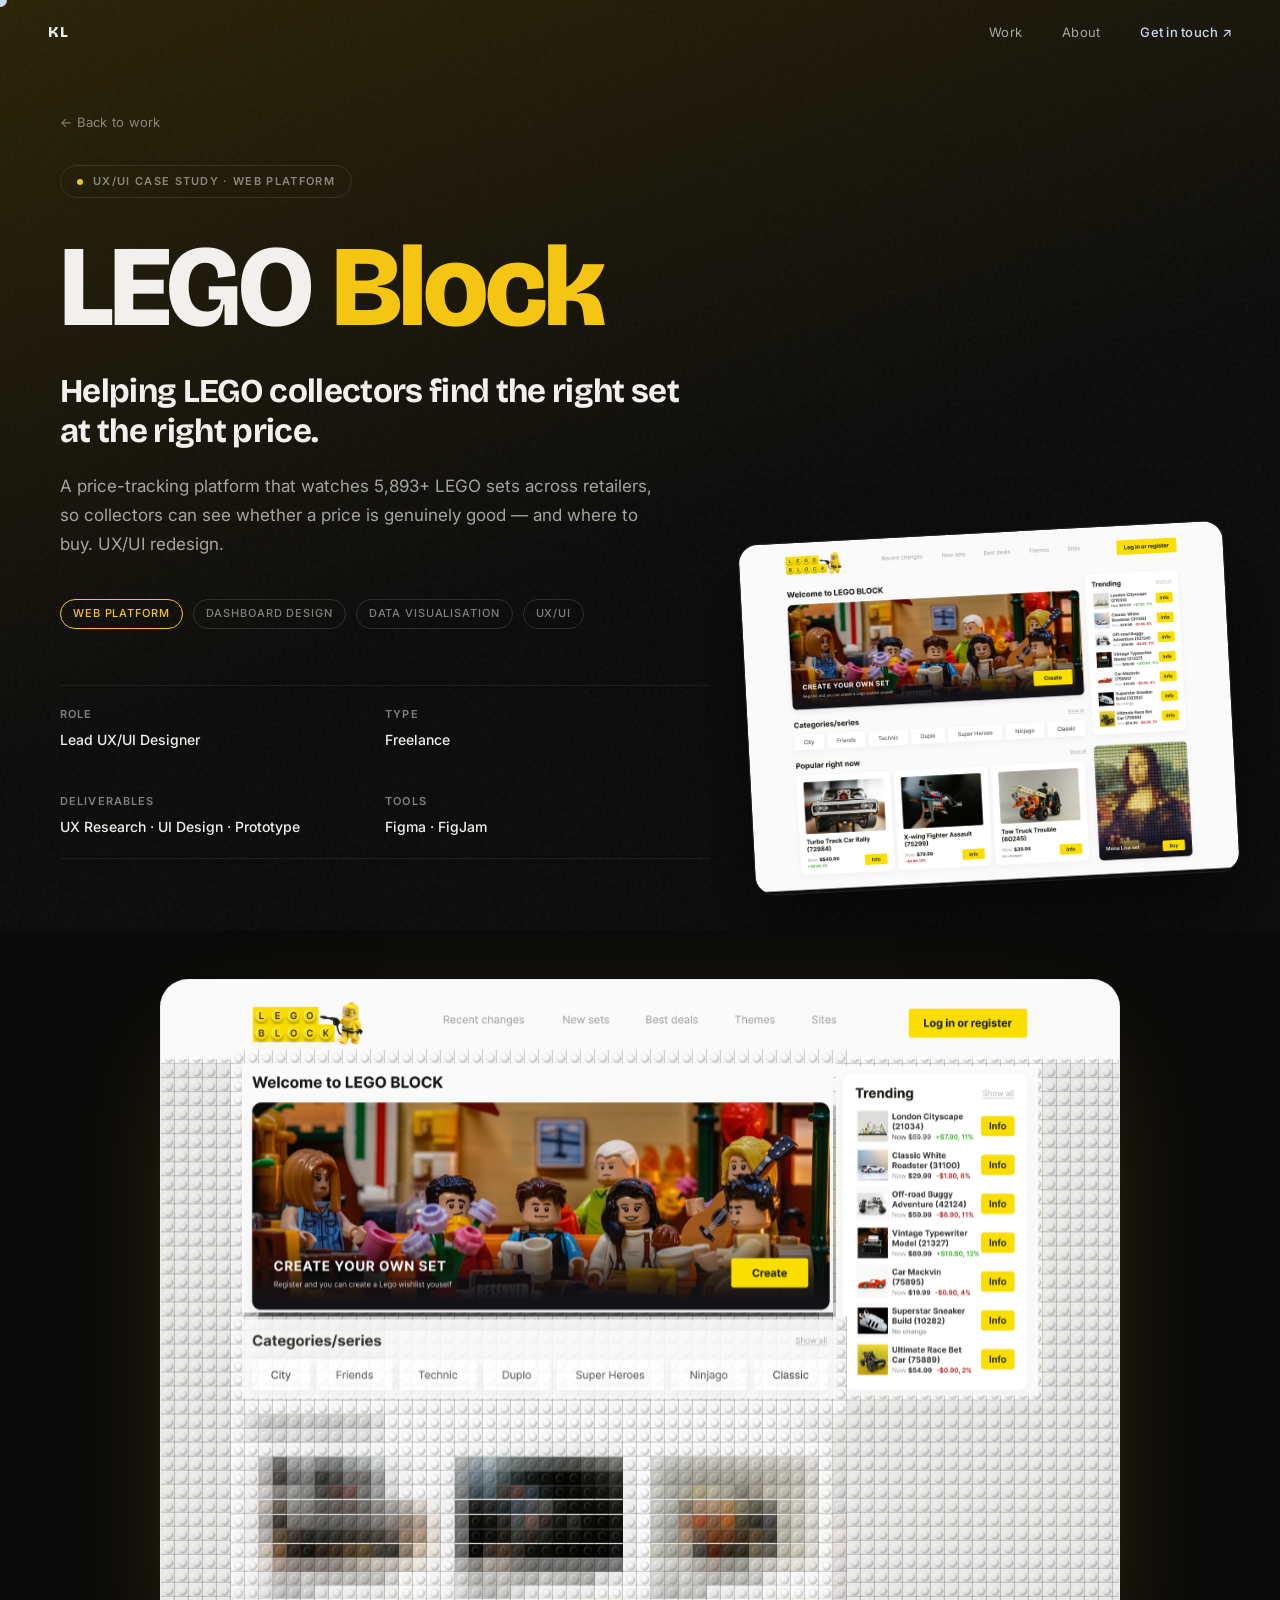
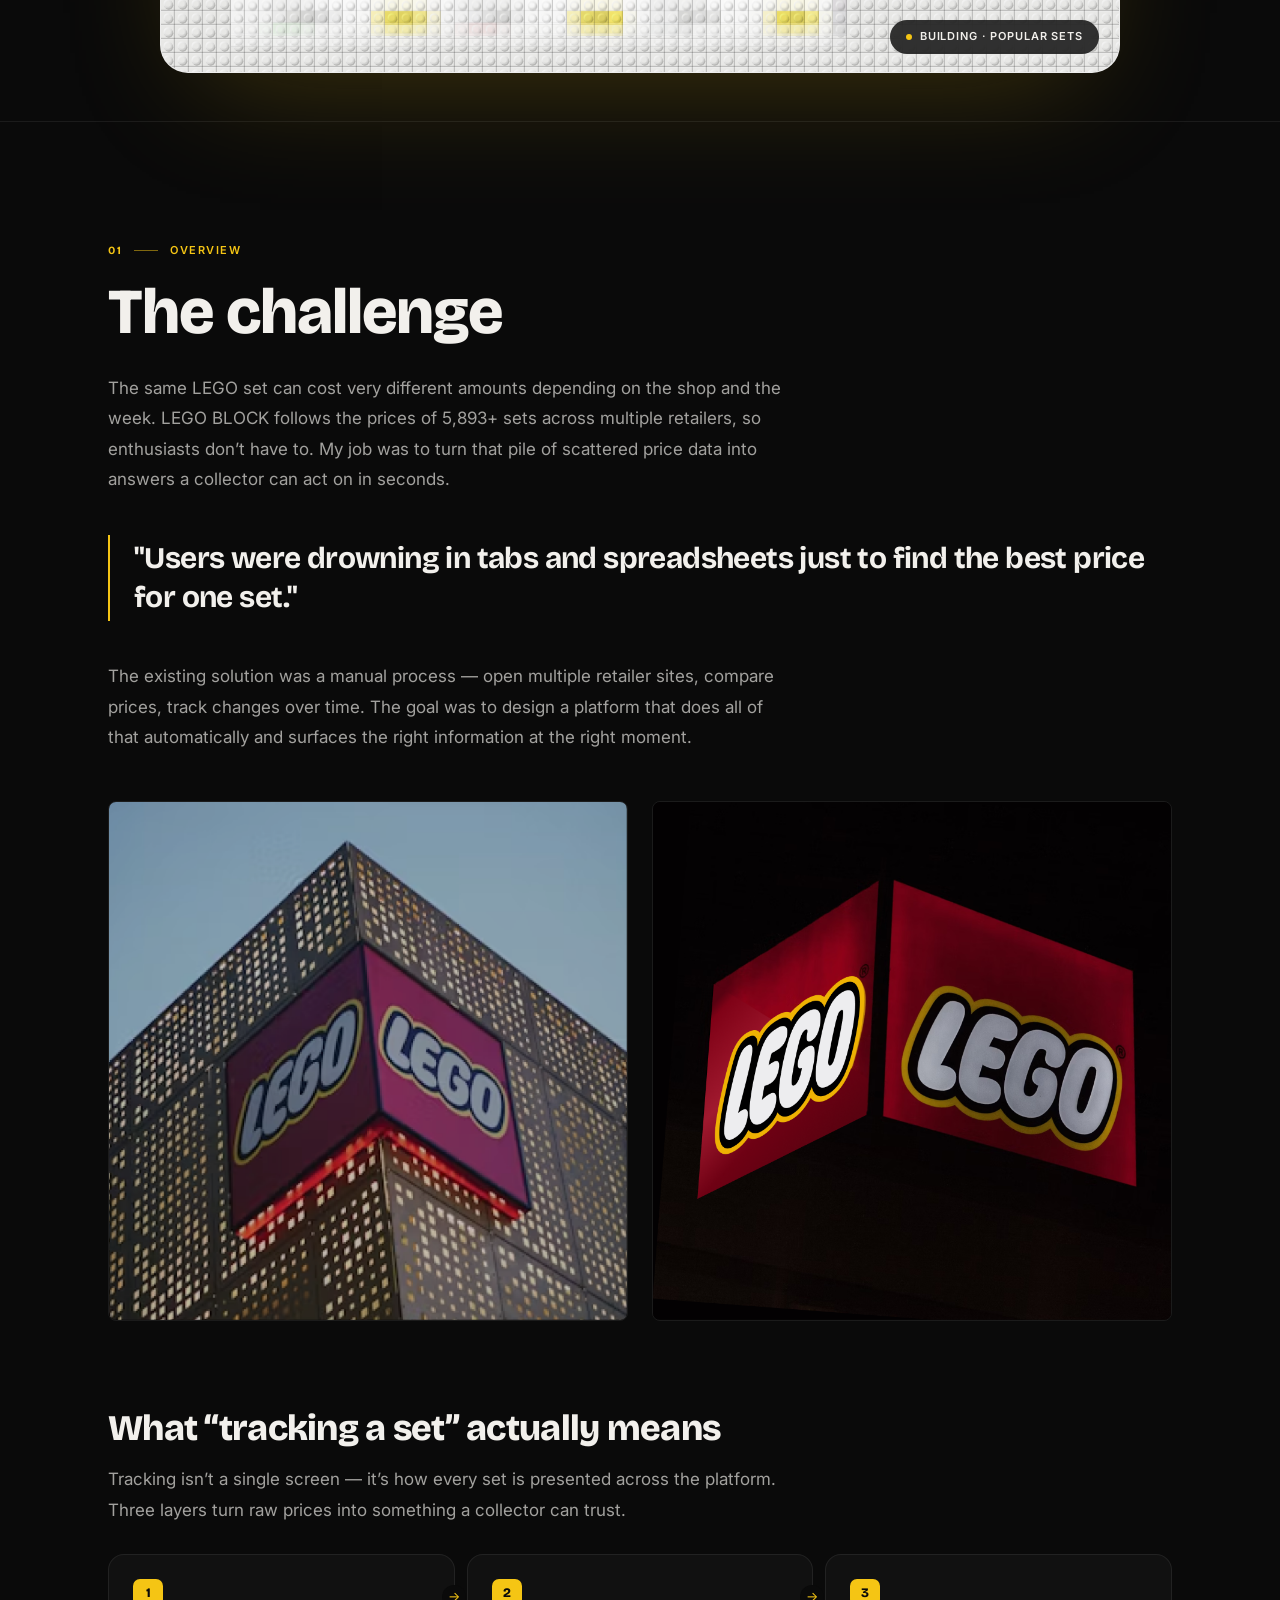
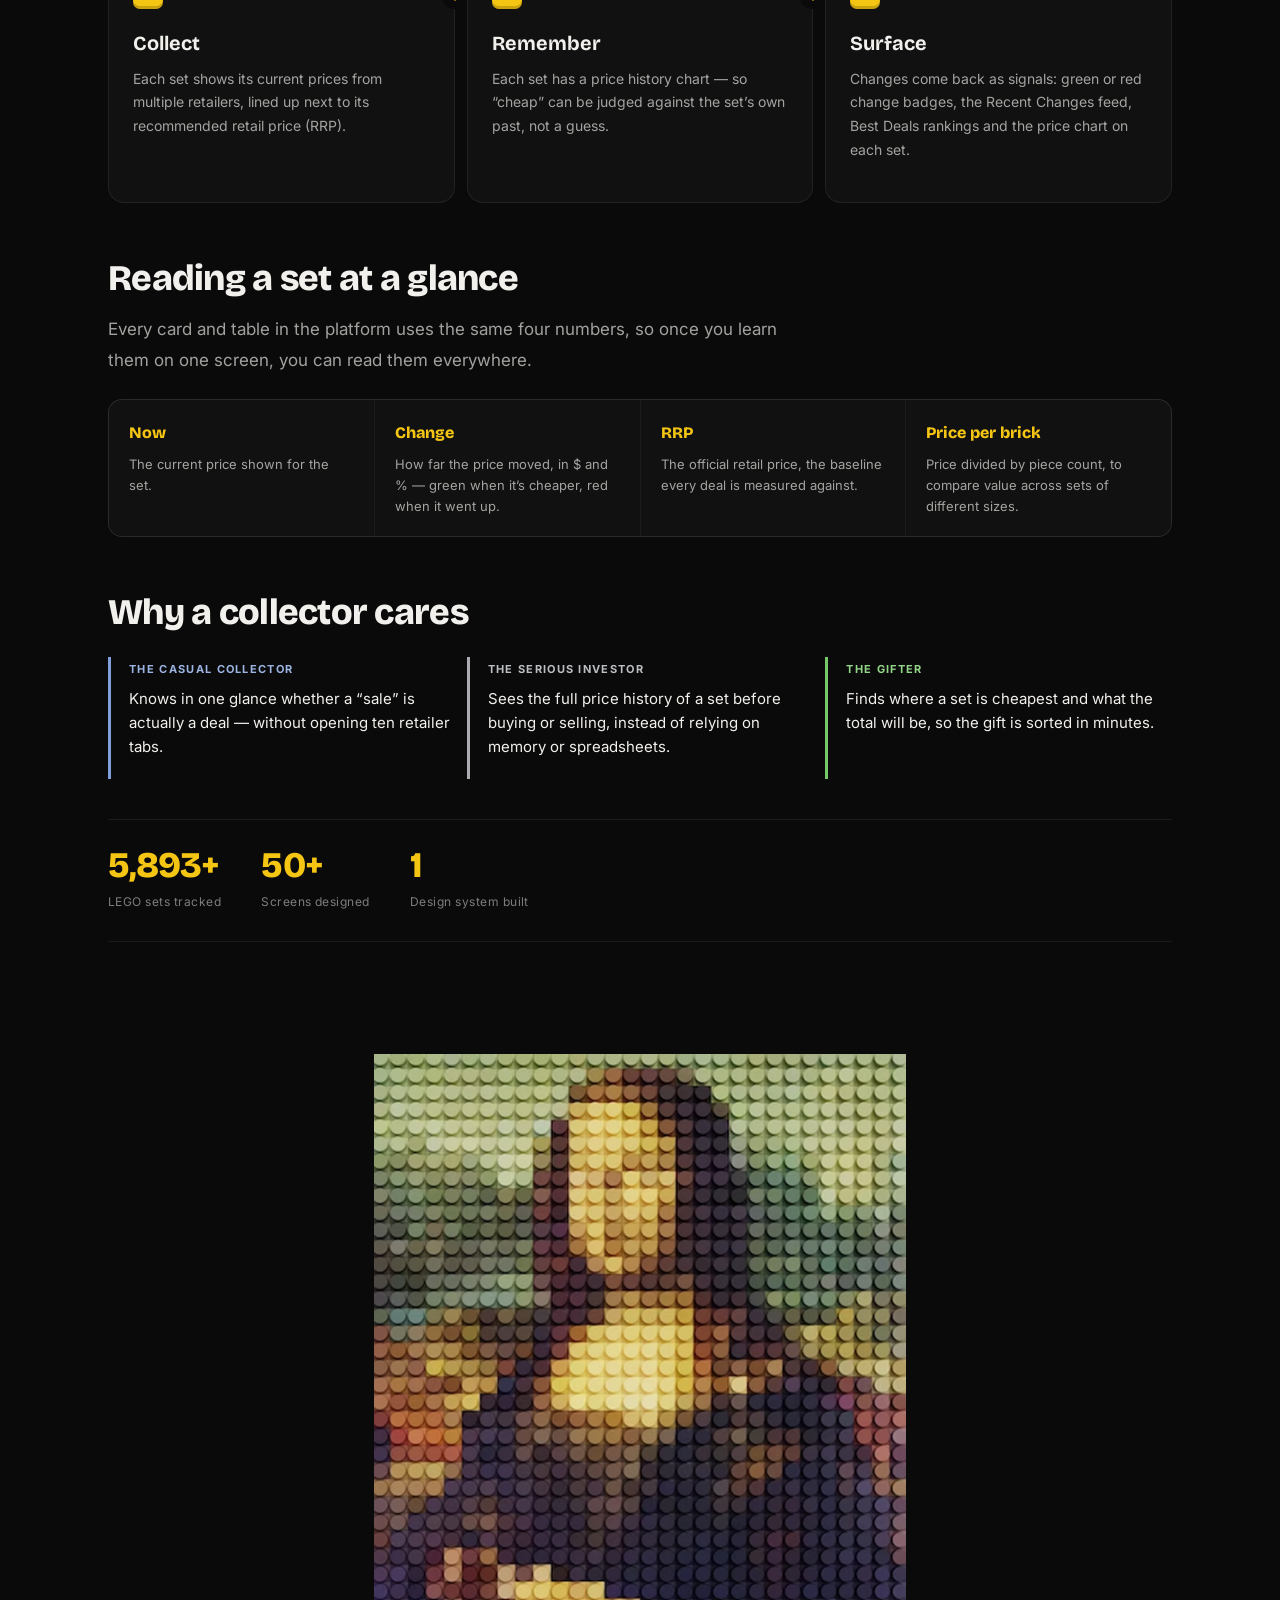
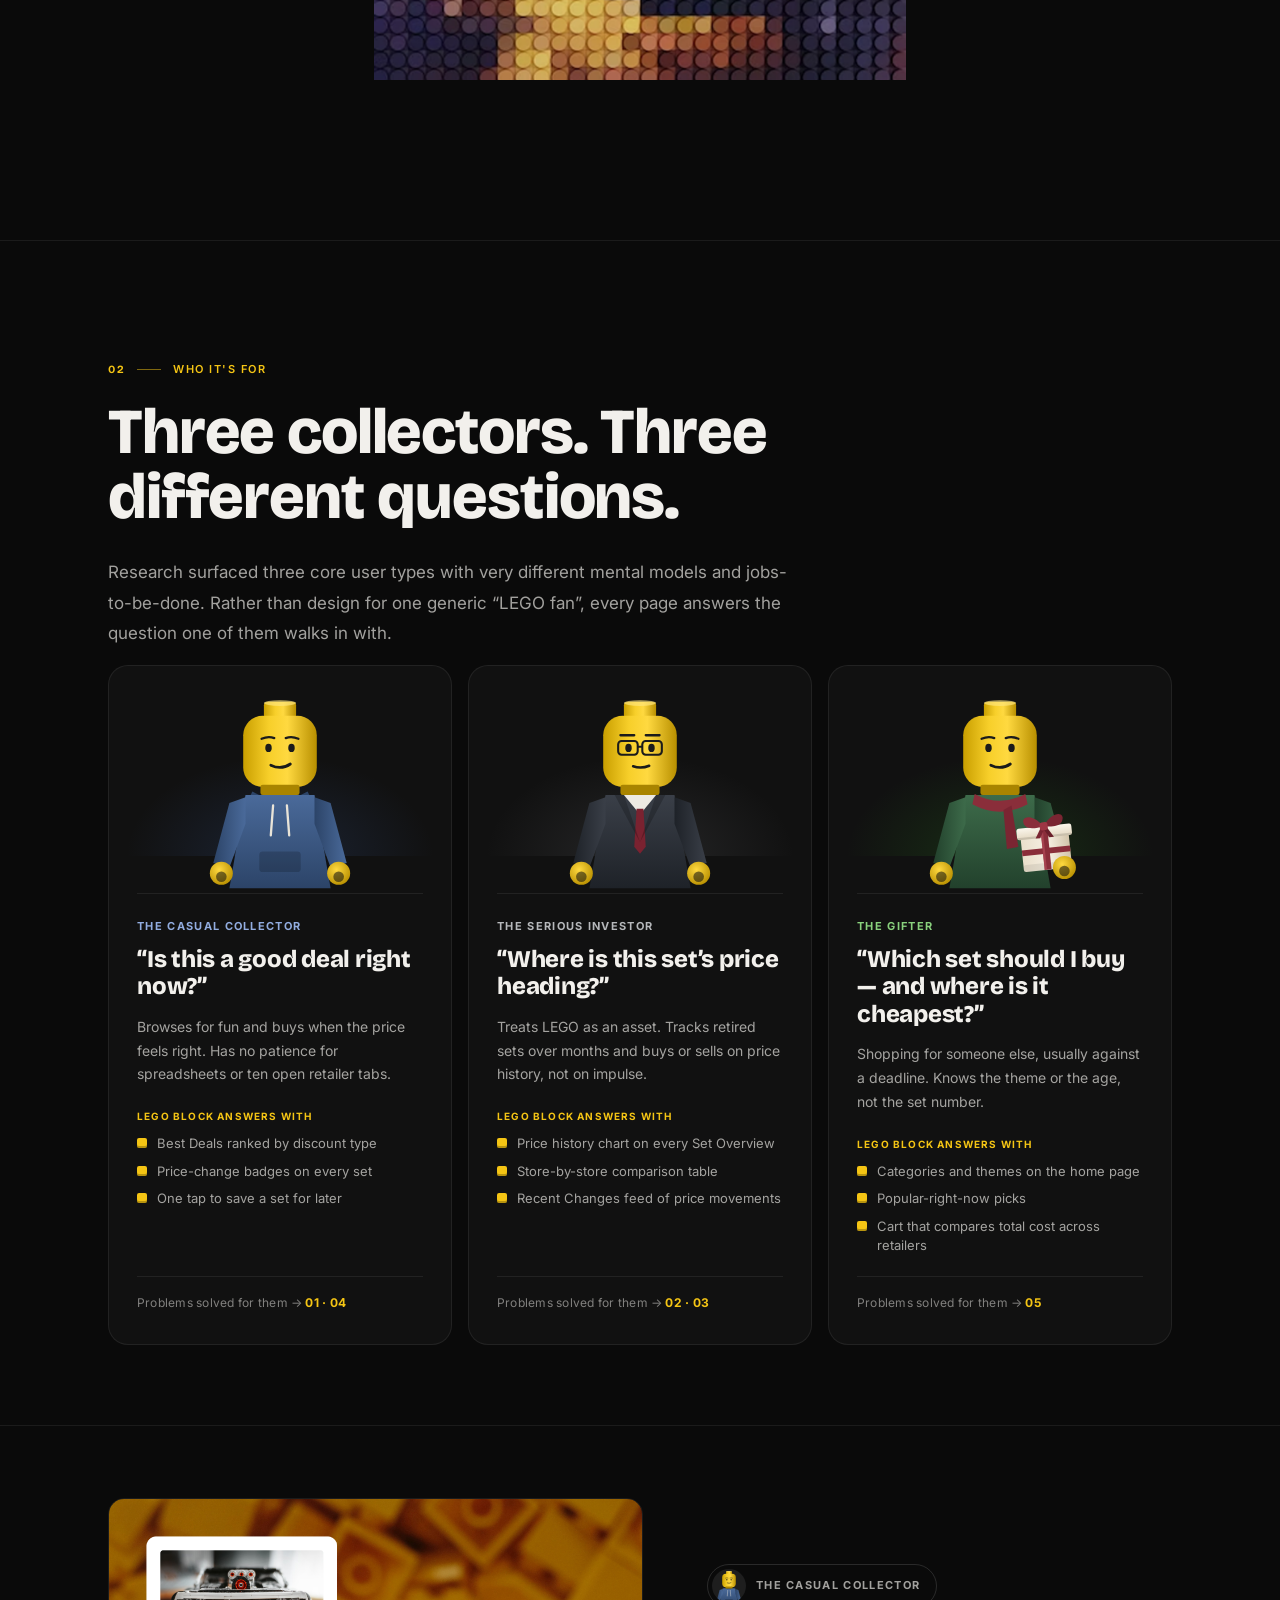
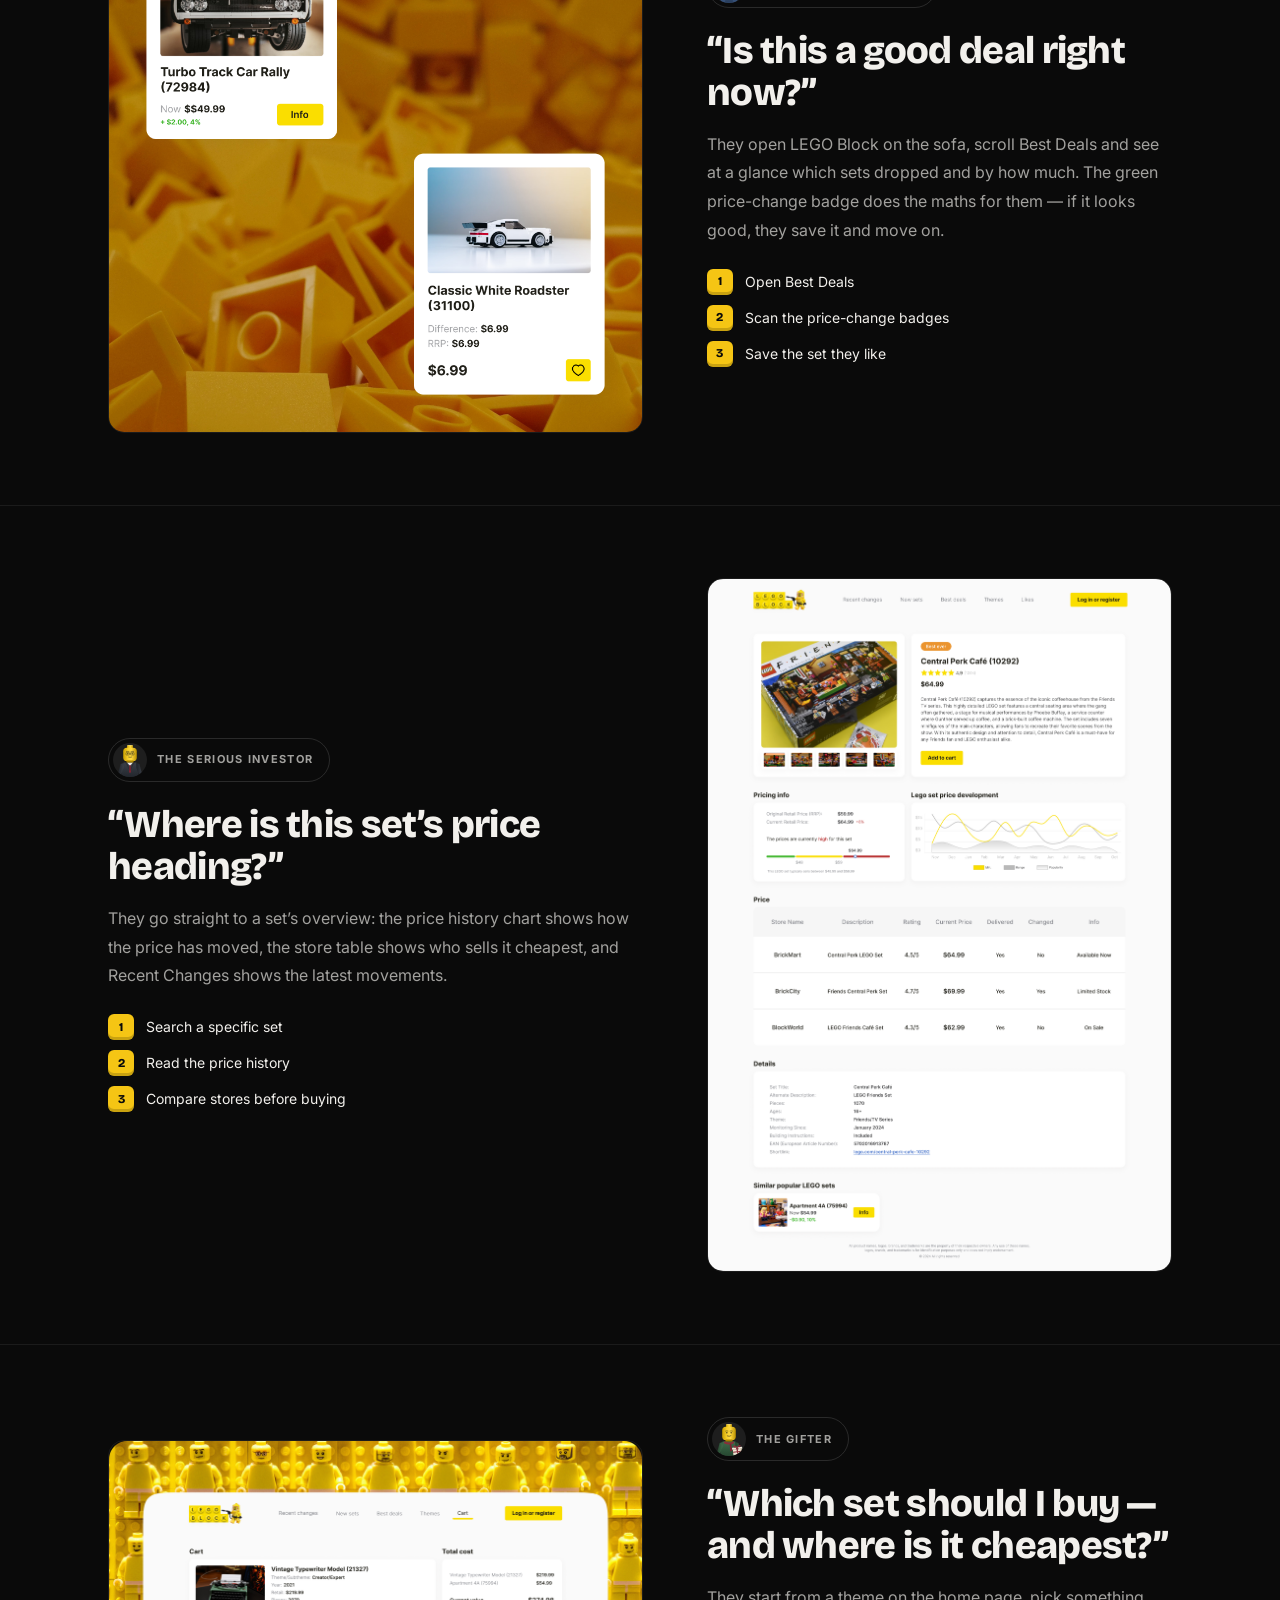
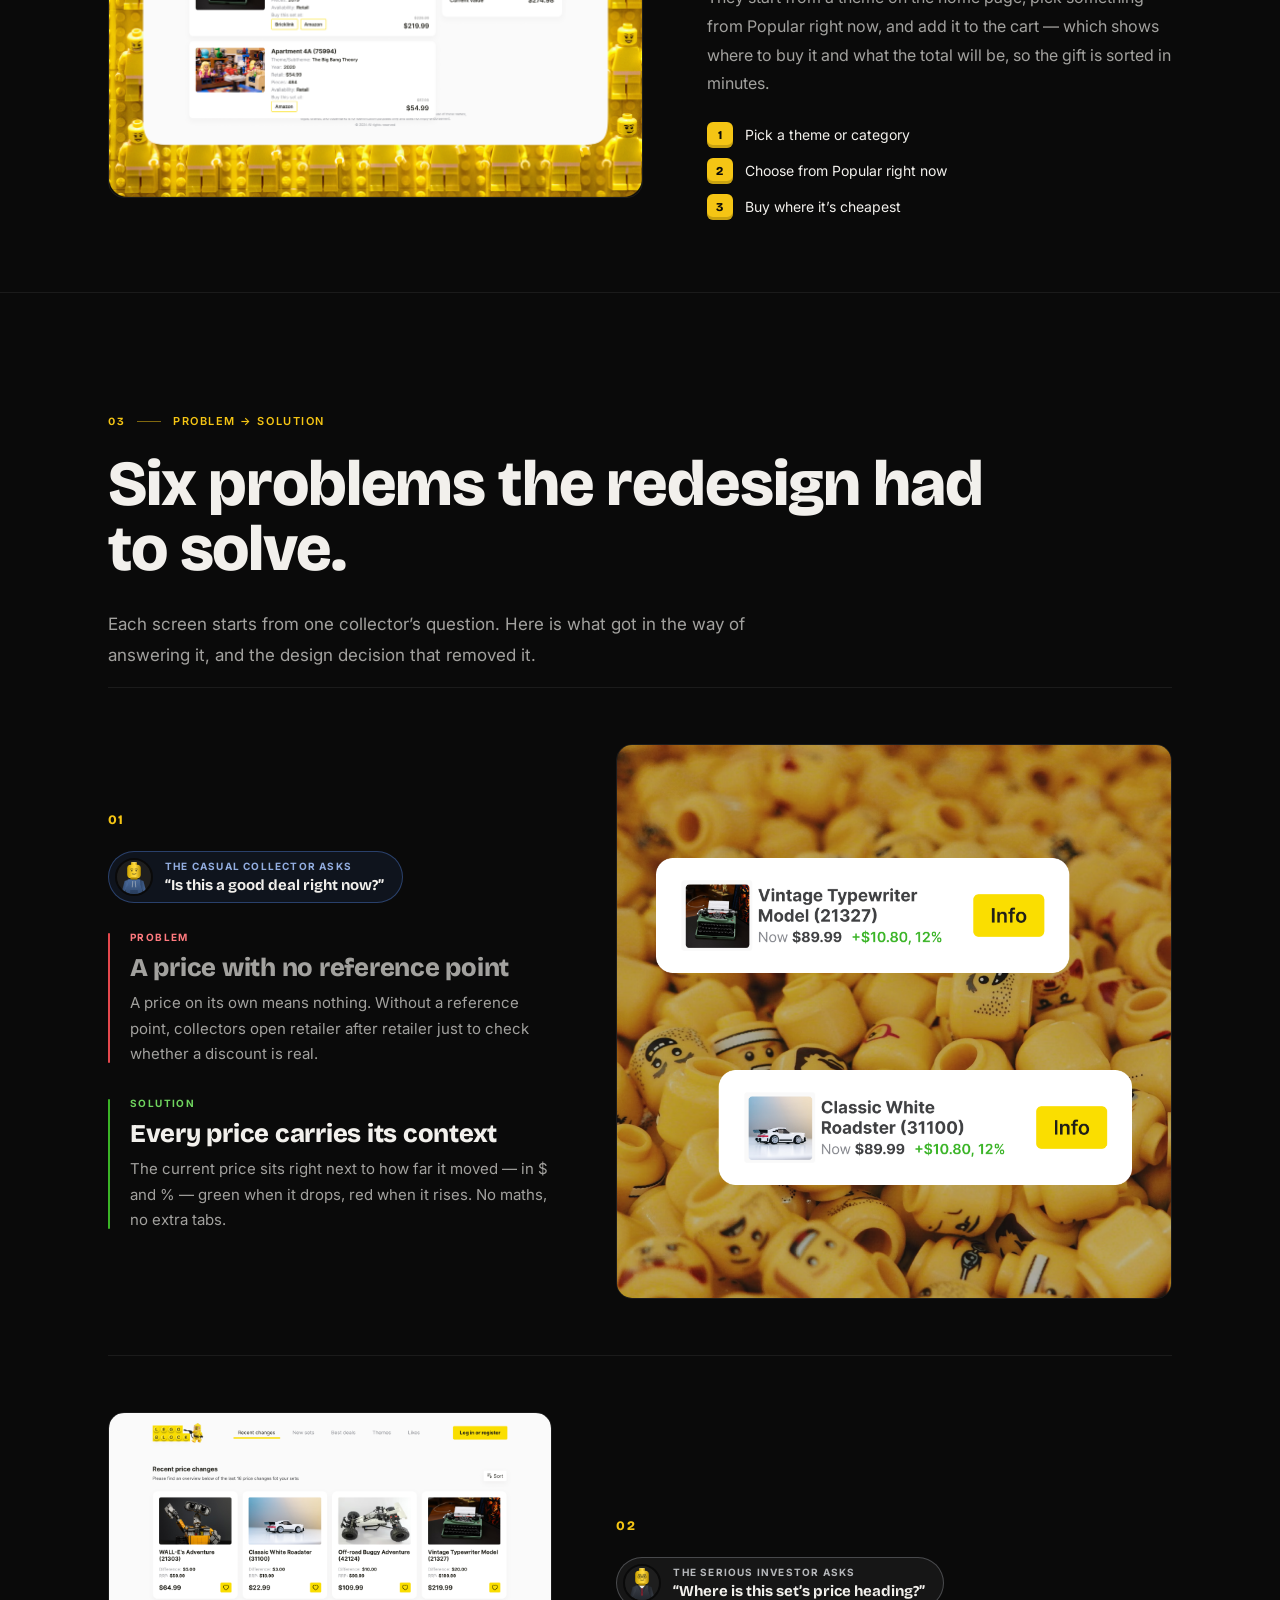
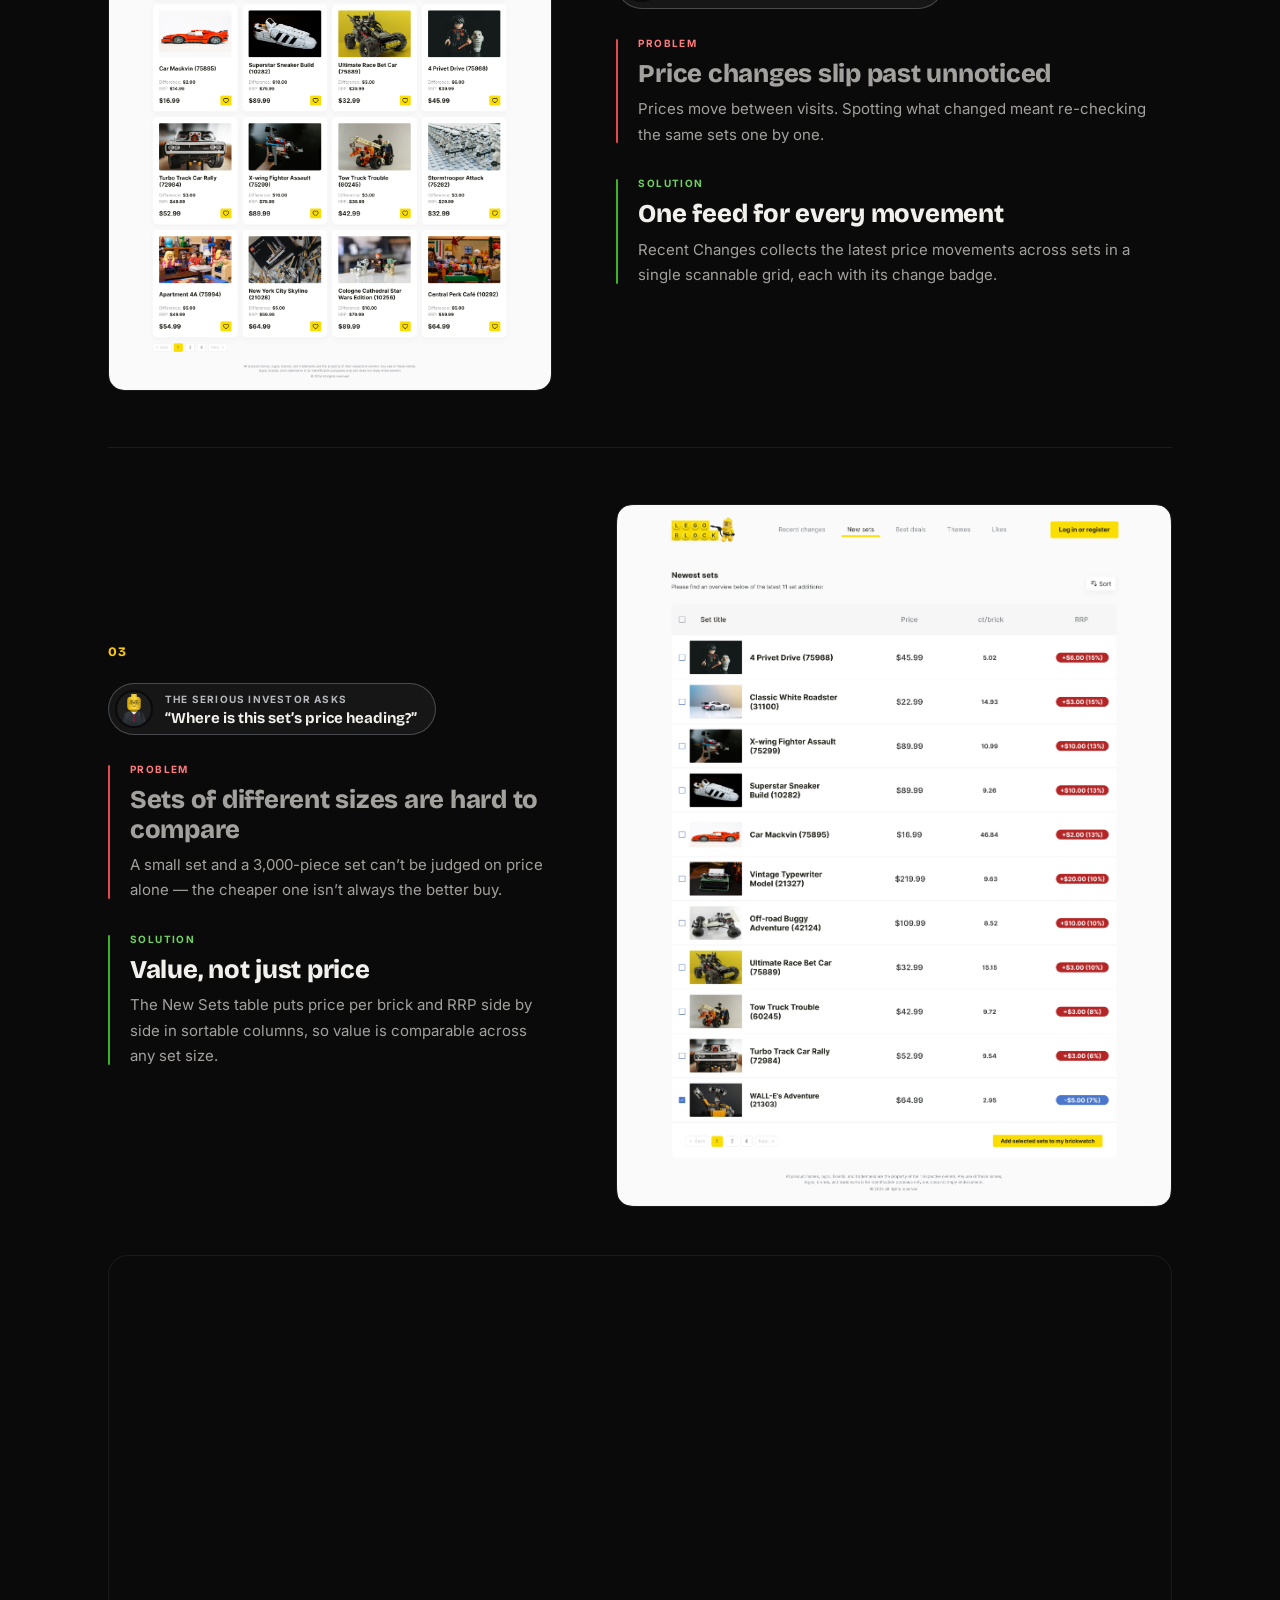
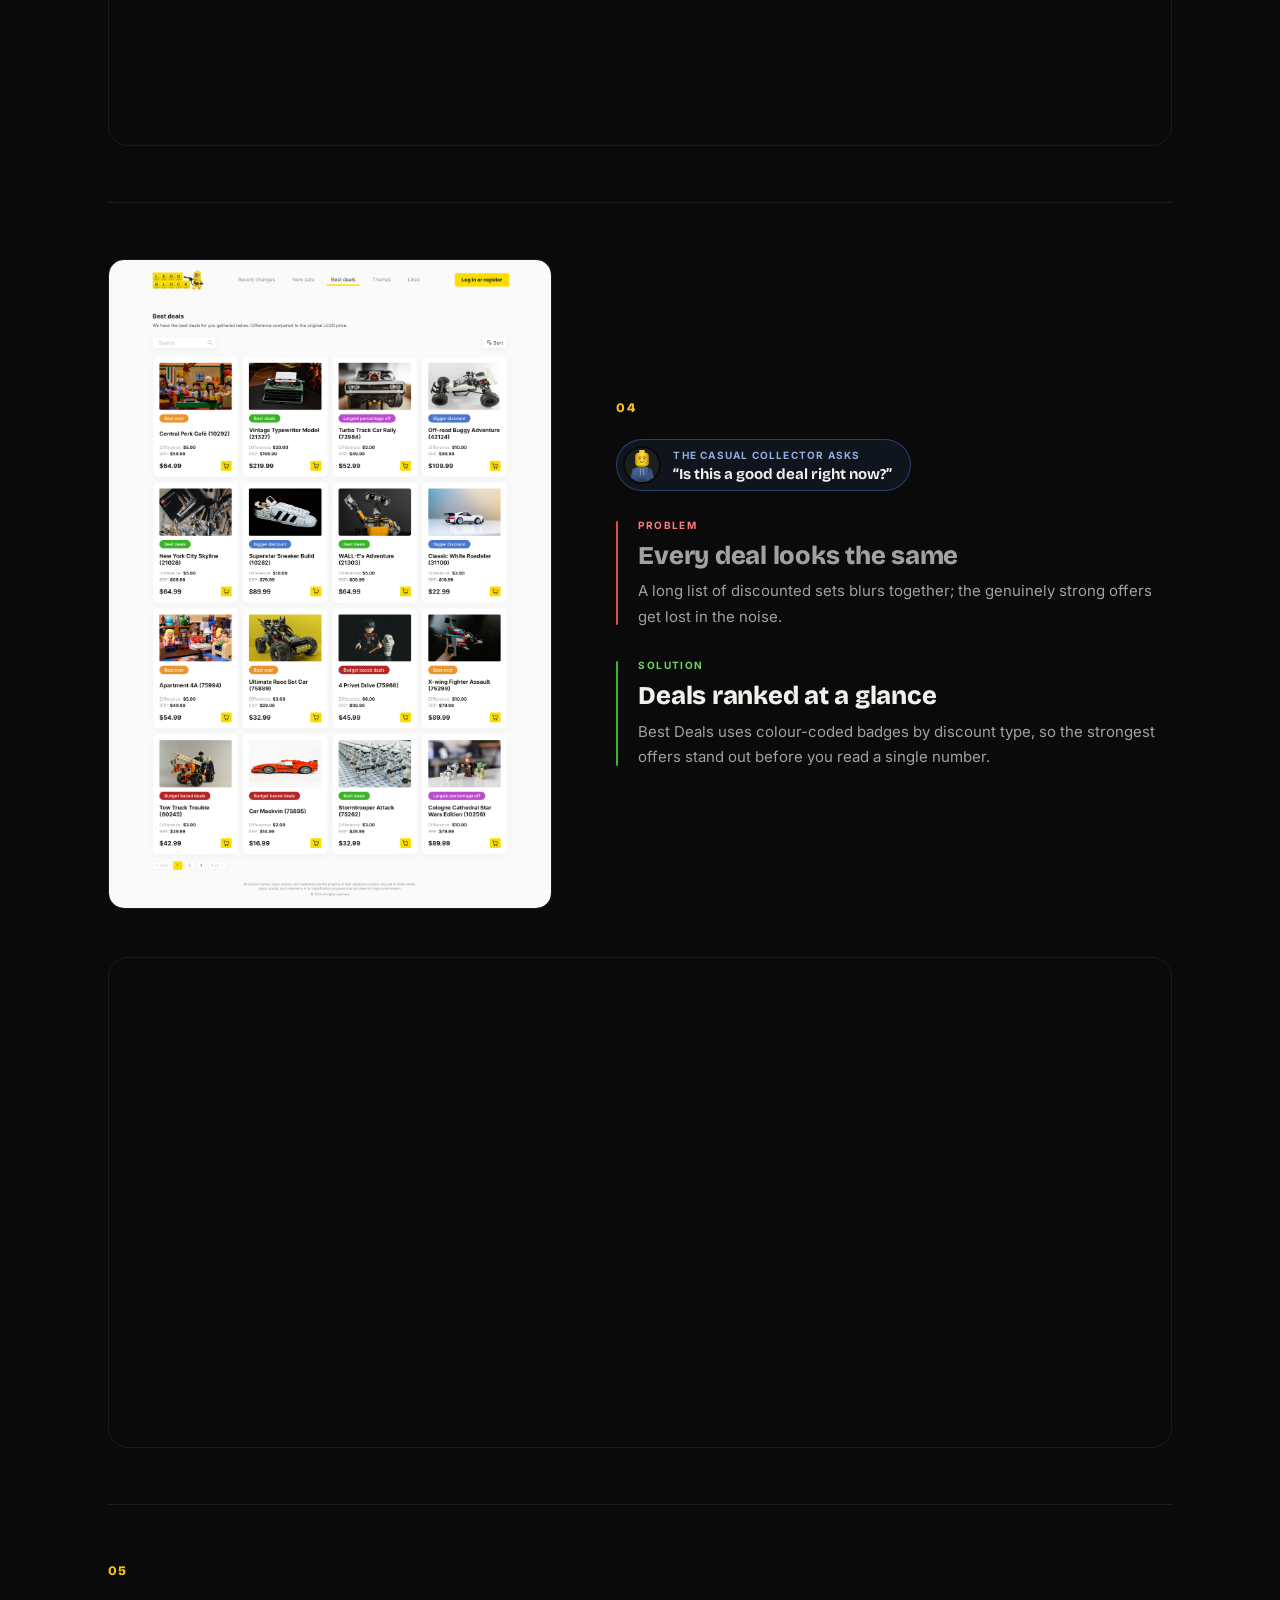
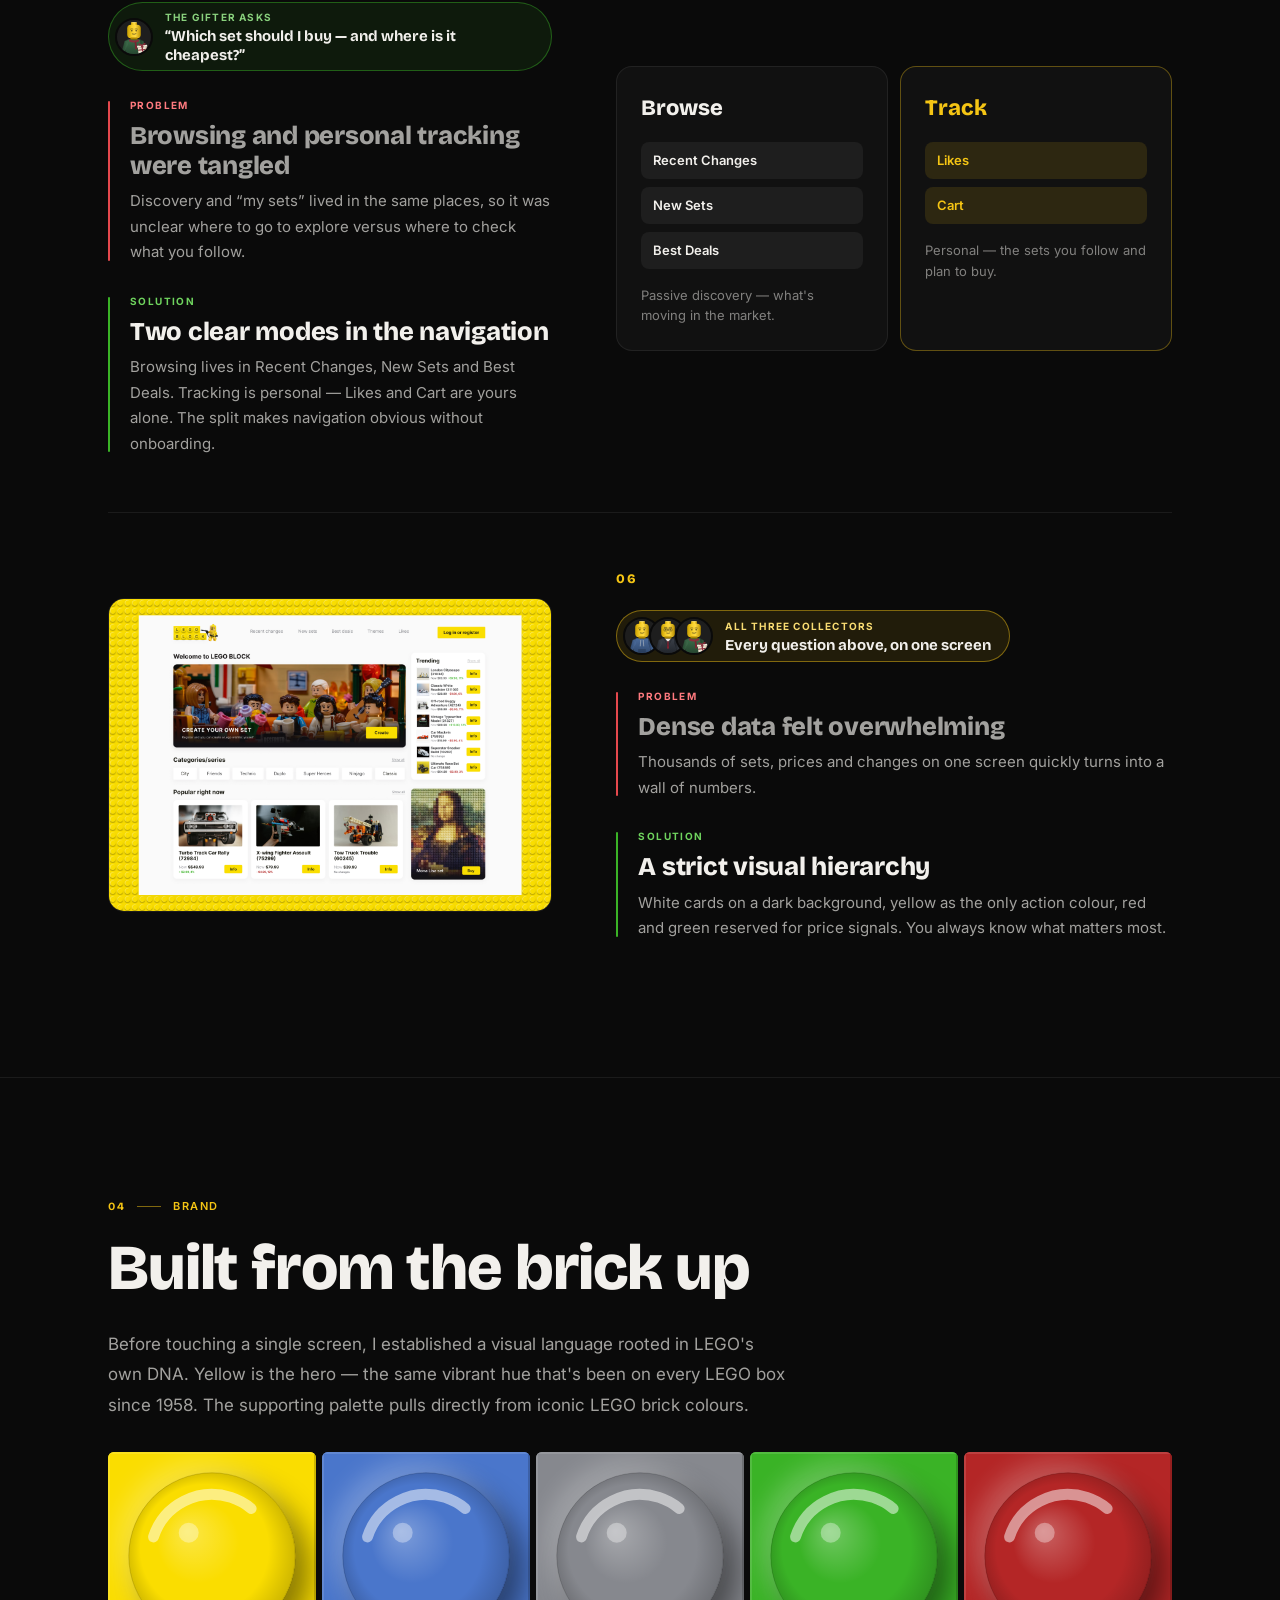
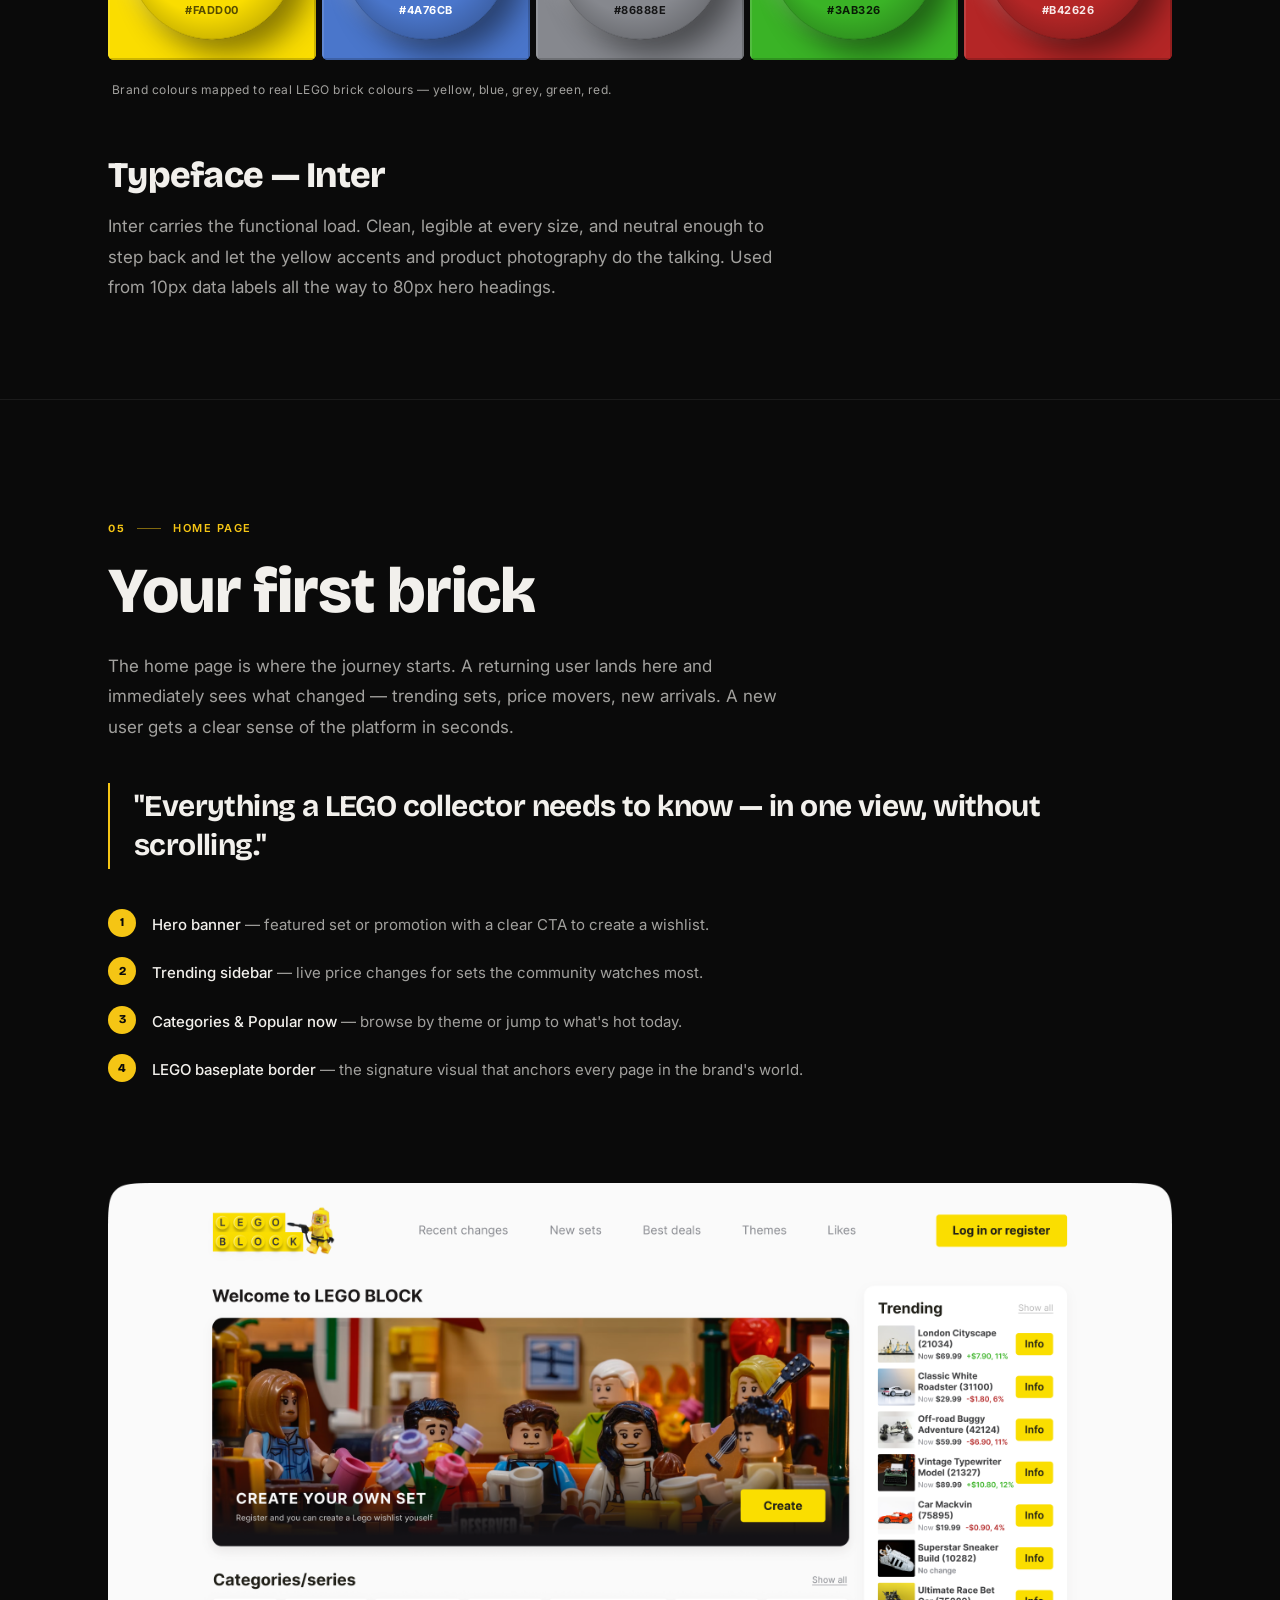
<file: work/tracking-platform.html>
<!DOCTYPE html>
<html lang="en">
<head>
  <meta charset="UTF-8" />
  <meta name="viewport" content="width=device-width, initial-scale=1.0" />
  <meta name="description" content="Tracking & Analysis Platform — UX/UI Case Study by Kateryna Levoniuk" />
  <title>Tracking & Analysis Platform — Kateryna Levoniuk</title>
  <link rel="preconnect" href="https://fonts.googleapis.com" />
  <link rel="preconnect" href="https://fonts.gstatic.com" crossorigin />
  <link href="https://fonts.googleapis.com/css2?family=Bricolage+Grotesque:opsz,wght@12..96,400..800&family=Inter:wght@300;400;500;600&display=swap" rel="stylesheet" />
  <link rel="stylesheet" href="../styles.css?v=20261010" />

  <style>
    .cs-lego-wrap {
      position: relative; width: 100%; max-width: 960px; margin: 0 auto; border-radius: 28px;
      overflow: hidden; border: 1px solid var(--line);
      background: #ececec; aspect-ratio: 2260 / 1632;
      box-shadow: 0 40px 120px -40px rgba(245,197,20,.25);
    }
    .cs-lego-wrap img {
      position: absolute; inset: 0; width: 100%; height: 100%;
      object-fit: cover; display: block; opacity: 0;
    }
    .cs-lego-wrap.is-built img { opacity: 1; }
    #brickCanvas { position: absolute; inset: 0; width: 100%; height: 100%; pointer-events: none; }
    .cs-lego-wrap.is-built #brickCanvas { display: none; }
    .cs-lego-badge {
      position: absolute; bottom: 18px; right: 20px;
      display: flex; align-items: center; gap: 8px; padding: 8px 16px;
      background: rgba(10,10,10,0.82); backdrop-filter: blur(8px);
      border-radius: 100px; font-size: 11px; font-weight: 600; letter-spacing: 0.08em;
      text-transform: uppercase; color: #F2F0EC; transition: opacity 0.5s; z-index: 10;
    }
    .cs-lego-badge-dot {
      width: 6px; height: 6px; border-radius: 50%; background: #f5c514;
      animation: pulse 1.4s ease-in-out infinite;
    }
    .cs-lego-badge.done { opacity: 0; pointer-events: none; }
    .cs-lego-replay {
      position: absolute; bottom: 18px; right: 20px; z-index: 11;
      padding: 8px 16px; border-radius: 100px; border: none; cursor: pointer;
      background: #f5c514; color: #0a0a0a; font: 600 12px/1 inherit; letter-spacing: .02em;
      box-shadow: inset 0 -3px 0 rgba(0,0,0,.18); opacity: 0; pointer-events: none; transition: opacity .4s, transform .2s;
    }
    .cs-lego-wrap.is-built .cs-lego-replay { opacity: 1; pointer-events: auto; }
    .cs-lego-replay:hover { transform: translateY(-1px); }
    @media (prefers-reduced-motion: reduce) { .cs-lego-badge-dot { animation: none; } }

    .cs-slice { width: 100%; display: block; border-radius: 8px; border: 1px solid var(--line); }
    .cs-slice-full { width: 100%; display: block; }

    .lb-grid {
      display: grid; grid-template-columns: repeat(5, 1fr); gap: 6px; margin-top: 32px;
    }
    .lb-brick {
      aspect-ratio: 1; border-radius: 6px; position: relative;
      overflow: hidden; display: flex; align-items: center; justify-content: center;
    }
    .lb-brick canvas { position: absolute; inset: 0; width: 100%; height: 100%; display: block; }
    .lb-brick-hex {
      position: relative; z-index: 2; font-size: 11px; font-weight: 700;
      letter-spacing: 0.04em; text-align: center; pointer-events: none; margin-top: 52%;
    }
    @media (max-width: 640px) {
      .cs-lego-wrap { border-radius: 16px; }
      .cs-lego-badge, .cs-lego-replay { bottom: 10px; right: 10px; font-size: 10px; padding: 6px 12px; }
      .cs-slice-intro { width: 88% !important; padding-bottom: 40px !important; }
      .lb-grid { grid-template-columns: repeat(3, 1fr); }
      .lb-brick-hex { font-size: 9px; }
    }

    .case-study { --cs-accent: #f5c514; --cs-hero-bg: #2a2205; }


    /* ── TRACKING EXPLAINER ── */
    .track-steps { list-style: none; display: grid; grid-template-columns: repeat(3, 1fr); gap: 12px; margin: 28px 0 8px; }
    .track-steps li { background: var(--bg-1); border: 1px solid var(--line); border-radius: 16px; padding: 24px; position: relative; }
    .track-steps li:not(:last-child)::after {
      content: '→'; position: absolute; right: -12px; top: 30px; z-index: 1;
      width: 24px; height: 24px; border-radius: 50%; background: var(--bg); color: #f5c514;
      display: flex; align-items: center; justify-content: center; font-size: 13px;
    }
    .track-step-n {
      display: inline-flex; align-items: center; justify-content: center; width: 30px; height: 30px; border-radius: 7px;
      background: #f5c514; color: #0a0a0a; font-family: var(--font-d); font-weight: 800; font-size: 13px;
      box-shadow: inset 0 -3px 0 rgba(0,0,0,.18); margin-bottom: 18px;
    }
    .track-steps h3 { font-family: var(--font-d); font-size: 20px; font-weight: 700; margin-bottom: 8px; }
    .track-steps p { font-size: 14px; color: var(--text-2); line-height: 1.7; }

    .track-glossary { display: grid; grid-template-columns: repeat(4, 1fr); gap: 1px; background: var(--line); border: 1px solid var(--line); border-radius: 14px; overflow: hidden; margin: 24px 0 8px; }
    .track-glossary > div { background: var(--bg-1); padding: 20px; }
    .track-glossary dt { font-family: var(--font-d); font-size: 16px; font-weight: 800; color: #f5c514; margin-bottom: 8px; }
    .track-glossary dd { font-size: 13px; color: var(--text-2); line-height: 1.6; }

    .track-why { display: grid; grid-template-columns: repeat(3, 1fr); gap: 12px; margin: 24px 0 40px; }
    .track-why-item { border-left: 3px solid color-mix(in srgb, var(--p) 70%, #fff); padding: 4px 0 4px 18px; }
    .track-why-item span { display: block; font-size: 11px; font-weight: 700; letter-spacing: .12em; text-transform: uppercase; color: color-mix(in srgb, var(--p) 55%, #fff); margin-bottom: 8px; }
    .track-why-item p { font-size: 15px; color: var(--text); line-height: 1.6; }

    @media (max-width: 900px) {
      .track-steps, .track-why { grid-template-columns: 1fr; }
      .track-steps li:not(:last-child)::after { content: '↓'; right: auto; left: 24px; top: auto; bottom: -12px; }
      .track-glossary { grid-template-columns: 1fr 1fr; }
    }
    @media (max-width: 520px) { .track-glossary { grid-template-columns: 1fr; } }


    /* ── PROBLEM → SOLUTION ── */
    .ps-list { display: flex; flex-direction: column; gap: 0; margin-top: 16px; }
    .ps-row { display: grid; grid-template-columns: 1fr 1.25fr; gap: 64px; align-items: center; padding: 56px 0; border-top: 1px solid var(--line); }
    .ps-row--flip .ps-text { order: 2; }
    .ps-num { display: block; font-family: var(--font-d); font-size: 13px; font-weight: 800; color: #f5c514; letter-spacing: .1em; margin-bottom: 20px; }
    .ps-part { position: relative; padding-left: 22px; }
    .ps-part::before { content: ''; position: absolute; left: 0; top: 4px; bottom: 4px; width: 2px; border-radius: 2px; }
    .ps-part--problem::before { background: #E5484D; }
    .ps-part--solution::before { background: #3AB326; }
    .ps-part--problem { margin-bottom: 28px; }
    .ps-label { display: block; font-size: 10px; font-weight: 700; letter-spacing: .14em; text-transform: uppercase; margin-bottom: 8px; }
    .ps-part--problem .ps-label { color: #FF7A7F; }
    .ps-part--solution .ps-label { color: #6FD35E; }
    .ps-part h3 { font-family: var(--font-d); font-size: clamp(20px, 2vw, 26px); font-weight: 800; line-height: 1.15; letter-spacing: -.01em; margin-bottom: 8px; }
    .ps-part--problem h3 { color: var(--text-2); }
    .ps-part p { font-size: 15px; color: var(--text-2); line-height: 1.7; }
    .ps-text .for-chip { margin-top: 24px; display: inline-block; }
    .ps-img img { width: 100%; height: auto; border-radius: 16px; border: 1px solid var(--line); }
    .ps-modes { display: grid; grid-template-columns: 1fr 1fr; gap: 12px; }
    .ps-mode { background: var(--bg-1); border: 1px solid var(--line); border-radius: 16px; padding: 24px; }
    .ps-mode span { display: block; font-family: var(--font-d); font-size: 22px; font-weight: 800; margin-bottom: 16px; }
    .ps-mode ul { display: flex; flex-direction: column; gap: 8px; margin-bottom: 16px; }
    .ps-mode li { font-size: 13px; font-weight: 600; background: var(--bg-3); border-radius: 8px; padding: 8px 12px; }
    .ps-mode--track { border-color: rgba(245,197,20,.35); }
    .ps-mode--track span { color: #f5c514; }
    .ps-mode--track li { background: rgba(245,197,20,.12); color: #f5c514; }
    .ps-mode p { font-size: 13px; color: var(--text-3); line-height: 1.6; }
    .ps-who { display: flex; align-items: center; gap: 12px; margin-bottom: 26px; padding: 6px 18px 6px 6px; border: 1px solid color-mix(in srgb, var(--p) 45%, transparent); background: color-mix(in srgb, var(--p) 10%, transparent); border-radius: 100px; width: fit-content; max-width: 100%; }
    .ps-who-figs { display: flex; flex: none; }
    .ps-who-figs .persona-tag-fig { border: 2px solid var(--bg); box-sizing: content-box; }
    .ps-who-figs .persona-tag-fig + .persona-tag-fig { margin-left: -12px; }
    .ps-who-txt { display: flex; flex-direction: column; gap: 2px; min-width: 0; }
    .ps-who-name { font-size: 10px; font-weight: 700; letter-spacing: .12em; text-transform: uppercase; color: color-mix(in srgb, var(--p) 60%, #fff); }
    .ps-who-q { font-family: var(--font-d); font-size: 15px; font-weight: 700; color: var(--text); line-height: 1.25; }
    .persona-solves { margin-top: auto; margin-bottom: 0; padding-top: 16px; border-top: 1px solid var(--line); font-size: 12px; color: var(--text-3); letter-spacing: .02em; }
    .persona .persona-list { margin-bottom: 20px; }
    .persona-solves b { color: #f5c514; font-weight: 700; }
    @media (max-width: 900px) {
      .ps-row { grid-template-columns: 1fr; gap: 28px; padding: 44px 0; }
      .ps-row--flip .ps-text { order: 0; }
    }

    .ps-video { margin: 0 0 56px; border-radius: 20px; overflow: hidden; border: 1px solid var(--line); }
    .ps-video video { width: 100%; display: block; clip-path: inset(0 0 7% 0); margin-bottom: -3.9%; }
    .ps-row + .ps-video { margin-top: -8px; }
    @media (max-width: 900px) { .ps-video { margin-bottom: 44px; border-radius: 14px; } }

    /* ── PERSONAS ── */
    .personas { display: grid; grid-template-columns: repeat(3, 1fr); gap: 16px; margin-top: 8px; }
    .persona {
      position: relative; overflow: hidden; display: flex; flex-direction: column;
      background: var(--bg-1); border: 1px solid var(--line); border-radius: 20px;
      padding: 28px 28px 32px;
      transition: border-color .3s, transform .3s var(--ease);
    }
    .persona::before {
      content: ''; position: absolute; inset: 0 0 auto 0; height: 190px;
      background: radial-gradient(ellipse 60% 70% at 50% 100%, color-mix(in srgb, var(--p) 18%, transparent), transparent 75%);
    }
    .persona > * { position: relative; }
    .persona:hover { border-color: color-mix(in srgb, var(--p) 60%, transparent); transform: translateY(-4px); }
    .persona-fig { height: 200px; align-items: flex-end; border-bottom: 1px solid var(--line); display: flex; justify-content: center; margin-bottom: 24px; }
    .persona-fig .lego-fig { width: 184px; height: auto; transition: transform .4s var(--ease); }
    .persona:hover .lego-fig { transform: translateY(-4px); }
    .persona-name { font-size: 11px; font-weight: 700; letter-spacing: .12em; text-transform: uppercase; color: color-mix(in srgb, var(--p) 60%, #fff); margin-bottom: 10px; }
    .persona-q { font-family: var(--font-d); font-size: 24px; font-weight: 800; line-height: 1.15; letter-spacing: -.01em; color: var(--text); margin-bottom: 14px; }
    .persona-need { font-size: 14px; color: var(--text-2); line-height: 1.7; margin-bottom: 22px; }
    .persona-label { font-size: 10px; font-weight: 700; letter-spacing: .12em; text-transform: uppercase; color: #f5c514; margin-bottom: 10px; }
    .persona-list { display: flex; flex-direction: column; gap: 8px; }
    .persona-list li { font-size: 13px; color: var(--text-2); padding-left: 20px; position: relative; line-height: 1.5; }
    .persona-list li::before { content: ''; position: absolute; left: 0; top: 4px; width: 10px; height: 10px; border-radius: 2px; background: #f5c514; box-shadow: inset 0 -2px 0 rgba(0,0,0,.25); }

    .persona-journey { padding: 72px 0; border-top: 1px solid var(--line); }
    .persona-journey-grid { display: grid; grid-template-columns: 1.15fr 1fr; gap: 64px; align-items: center; }
    .persona-journey--flip .persona-journey-img { order: 2; }
    .persona-journey-img img { width: 100%; height: auto; border-radius: 16px; border: 1px solid var(--line); }
    .persona-tag {
      display: inline-flex; align-items: center; gap: 10px;
      font-size: 11px; font-weight: 700; letter-spacing: .12em; text-transform: uppercase; color: var(--text-2);
      border: 1px solid var(--line-md); border-radius: 100px; padding: 4px 16px 4px 4px; margin-bottom: 22px;
    }
    .persona-tag-fig { width: 34px; height: 34px; border-radius: 50%; background: var(--bg-3); display: flex; align-items: flex-start; justify-content: center; overflow: hidden; }
    .persona-tag-fig .lego-fig { width: 46px; height: auto; margin-top: 1px; }
    .persona-journey h3 { font-family: var(--font-d); font-size: clamp(26px, 3vw, 38px); font-weight: 800; letter-spacing: -.018em; line-height: 1.1; margin-bottom: 16px; }
    .persona-journey p { font-size: 16px; color: var(--text-2); line-height: 1.8; margin-bottom: 24px; }
    .persona-steps { list-style: none; counter-reset: st; display: flex; flex-direction: column; gap: 10px; }
    .persona-steps li { counter-increment: st; display: flex; align-items: center; gap: 12px; font-size: 14px; color: var(--text); }
    .persona-steps li::before {
      content: counter(st); flex: none; width: 26px; height: 26px; border-radius: 6px;
      background: #f5c514; color: #0a0a0a; font-family: var(--font-d); font-size: 12px; font-weight: 800;
      display: flex; align-items: center; justify-content: center; box-shadow: inset 0 -3px 0 rgba(0,0,0,.18);
    }
    .for-chip {
      display: inline-block; font-size: 10px; font-weight: 700; letter-spacing: .1em; text-transform: uppercase;
      color: var(--text); background: color-mix(in srgb, var(--p) 40%, transparent);
      border-radius: 100px; padding: 3px 10px; margin-bottom: 8px;
    }
    .cs-caption .for-chip { display: table; }

    @media (max-width: 900px) {
      .personas { grid-template-columns: 1fr; }
      .persona-journey-grid { grid-template-columns: 1fr; gap: 28px; }
      .persona-journey--flip .persona-journey-img { order: 0; }
      .persona-journey { padding: 56px 0; }
    }

    /* step annotation */
    .cs-step {
      display: flex; gap: 16px; align-items: flex-start; margin-bottom: 20px;
    }
    .cs-step-n {
      flex-shrink: 0; width: 28px; height: 28px; border-radius: 50%;
      background: #f5c514; color: #0a0a0a;
      font-family: var(--font-d); font-size: 12px; font-weight: 800;
      display: flex; align-items: center; justify-content: center;
    }
    .cs-step-text { font-size: 15px; color: var(--text-2); line-height: 1.7; padding-top: 3px; }

    /* caption under image */
    .cs-caption {
      font-size: 12px; color: var(--text-3); letter-spacing: 0.04em; line-height: 1.6;
      margin-top: 20px; padding-left: 4px; max-width: 760px;
    }
    /* room between one photo+caption pair and the next */
    .cs-img-row { padding-bottom: 80px; }
    .cs-img-grid { gap: 24px; }
    .cs-img-grid img { height: auto; }
    .cs-img-grid--2 img { aspect-ratio: 4 / 3; object-fit: cover; }
    .cs-col-content .cs-img-grid img { aspect-ratio: 1; object-fit: cover; }
    @media (max-width: 640px) {
      .cs-caption { margin-top: 14px; }
      .cs-img-row { padding-bottom: 56px; }
      .cs-img-grid { row-gap: 40px; }
    }

    /* stat callout inline */
    .cs-inline-stats {
      display: flex; gap: 40px; flex-wrap: wrap;
      padding: 28px 0; border-top: 1px solid var(--line); border-bottom: 1px solid var(--line);
      margin: 32px 0;
    }
    .cs-inline-stat-n {
      display: block; font-family: var(--font-d); font-size: 36px; font-weight: 800;
      color: #f5c514; letter-spacing: -0.018em; line-height: 1; margin-bottom: 4px;
    }
    .cs-inline-stat-l { font-size: 12px; color: var(--text-3); letter-spacing: 0.04em; }
  </style>
</head>
<body>

<div class="cursor" id="cursor"></div>
<div class="cursor-follower" id="cursorFollower"></div>

<nav class="nav scrolled" id="nav">
  <a href="../index.html" class="nav-logo">KL</a>
  <button class="nav-toggle" id="navToggle" aria-label="Toggle navigation" aria-expanded="false">
    <span></span><span></span>
  </button>
  <ul class="nav-links" id="navLinks">
    <li><a href="../index.html#work">Work</a></li>
    <li><a href="../index.html#about">About</a></li>
    <li><a href="../index.html#contact" class="nav-cta">Get in touch ↗</a></li>
  </ul>
</nav>

<article class="case-study">

  <!-- HEADER -->
  <section class="cs-hero cs-hero--mockup">
    <div class="cs-hero-bg"></div>
    <div class="cs-hero-noise"></div>
    <div class="cs-hero-inner">
      <a href="../index.html#work" class="cs-back reveal-up">← Back to work</a>
      <div class="cs-hero-eyebrow reveal-up"><span class="cs-hero-dot"></span>UX/UI Case Study · Web Platform</div>
      <h1 class="cs-hero-title reveal-up">LEGO <span>Block</span></h1>
      <p class="cs-hero-lede reveal-up">Helping LEGO collectors find the right set at the right price.</p>
      <p class="cs-hero-sub reveal-up">A price-tracking platform that watches 5,893+ LEGO sets across retailers, so collectors can see whether a price is genuinely good — and where to buy. UX/UI redesign.</p>
      <div class="cs-hero-pills reveal-up">
        <span class="tag">Web Platform</span>
        <span class="tag">Dashboard Design</span>
        <span class="tag">Data Visualisation</span>
        <span class="tag">UX/UI</span>
      </div>
      <div class="cs-hero-meta reveal-up">
        <div class="cs-meta-item">
          <span class="cs-meta-label">Role</span>
          <span class="cs-meta-value">Lead UX/UI Designer</span>
        </div>
        <div class="cs-meta-item">
          <span class="cs-meta-label">Type</span>
          <span class="cs-meta-value">Freelance</span>
        </div>
        <div class="cs-meta-item">
          <span class="cs-meta-label">Deliverables</span>
          <span class="cs-meta-value">UX Research · UI Design · Prototype</span>
        </div>
        <div class="cs-meta-item">
          <span class="cs-meta-label">Tools</span>
          <span class="cs-meta-value">Figma · FigJam</span>
        </div>
      </div>
      </div>
    </div>
    <img class="cs-hero-mockup cs-hero-mockup--wide" src="../assets/images/lego hero.png" alt="LEGO Block home page with trending sets and price changes" />
  </section>

  <!-- HERO -->
  <div class="cs-hero-img">
    <div class="container">
      <div class="cs-lego-wrap" id="legoWrap">
        <img src="../assets/images/lego hero.png" alt="LEGO Block home page: navigation, hero banner, trending sets, categories and popular sets" id="heroImg" />
        <canvas id="brickCanvas" aria-hidden="true"></canvas>
        <div class="cs-lego-badge" id="legoBadge" aria-live="polite">
          <span class="cs-lego-badge-dot"></span>
          <span id="legoStep">Building the dashboard</span>
        </div>
        <button type="button" class="cs-lego-replay" id="legoReplay">↻ Build again</button>
      </div>
    </div>
  </div>

  <!-- ① OVERVIEW -->
  <section class="cs-section">
    <div class="container cs-two-col">
      <div class="cs-col-label">
        <div class="cs-chapter">
          <span class="cs-chapter-num">01</span>
          <span class="cs-chapter-line"></span>
        </div>
        <p class="section-label">Overview</p>
      </div>
      <div class="cs-col-content reveal-up">
        <h2>The challenge</h2>
        <p>The same LEGO set can cost very different amounts depending on the shop and the week. LEGO BLOCK follows the prices of 5,893+ sets across multiple retailers, so enthusiasts don’t have to. My job was to turn that pile of scattered price data into answers a collector can act on in seconds.</p>

        <div class="cs-pull">
          <p>"Users were drowning in tabs and spreadsheets just to find the best price for one set."</p>
        </div>

        <p>The existing solution was a manual process — open multiple retailer sites, compare prices, track changes over time. The goal was to design a platform that does all of that automatically and surfaces the right information at the right moment.</p>
        <div class="cs-img-grid cs-img-grid--2" style="margin:48px 0 88px;">
          <div>
            <img src="../assets/images/lego/Slice 14.png" alt="LEGO store facade" class="cs-slice reveal-up" />
          </div>
          <div>
            <img src="../assets/images/lego/Slice 4.png" alt="Illuminated LEGO sign" class="cs-slice reveal-up" />
          </div>
        </div>

        <h2>What “tracking a set” actually means</h2>
        <p>Tracking isn’t a single screen — it’s how every set is presented across the platform. Three layers turn raw prices into something a collector can trust.</p>

        <ol class="track-steps">
          <li>
            <span class="track-step-n">1</span>
            <h3>Collect</h3>
            <p>Each set shows its current prices from multiple retailers, lined up next to its recommended retail price (RRP).</p>
          </li>
          <li>
            <span class="track-step-n">2</span>
            <h3>Remember</h3>
            <p>Each set has a price history chart — so “cheap” can be judged against the set’s own past, not a guess.</p>
          </li>
          <li>
            <span class="track-step-n">3</span>
            <h3>Surface</h3>
            <p>Changes come back as signals: green or red change badges, the Recent Changes feed, Best Deals rankings and the price chart on each set.</p>
          </li>
        </ol>

        <h2>Reading a set at a glance</h2>
        <p>Every card and table in the platform uses the same four numbers, so once you learn them on one screen, you can read them everywhere.</p>
        <dl class="track-glossary">
          <div><dt>Now</dt><dd>The current price shown for the set.</dd></div>
          <div><dt>Change</dt><dd>How far the price moved, in $ and % — green when it’s cheaper, red when it went up.</dd></div>
          <div><dt>RRP</dt><dd>The official retail price, the baseline every deal is measured against.</dd></div>
          <div><dt>Price per brick</dt><dd>Price divided by piece count, to compare value across sets of different sizes.</dd></div>
        </dl>

        <h2>Why a collector cares</h2>
        <div class="track-why">
          <div class="track-why-item" style="--p:#4A76CB"><span>The casual collector</span><p>Knows in one glance whether a “sale” is actually a deal — without opening ten retailer tabs.</p></div>
          <div class="track-why-item" style="--p:#86888E"><span>The serious investor</span><p>Sees the full price history of a set before buying or selling, instead of relying on memory or spreadsheets.</p></div>
          <div class="track-why-item" style="--p:#3AB326"><span>The gifter</span><p>Finds where a set is cheapest and what the total will be, so the gift is sorted in minutes.</p></div>
        </div>

        <div class="cs-inline-stats">
          <div>
            <span class="cs-inline-stat-n">5,893+</span>
            <span class="cs-inline-stat-l">LEGO sets tracked</span>
          </div>
          <div>
            <span class="cs-inline-stat-n">50+</span>
            <span class="cs-inline-stat-l">Screens designed</span>
          </div>
          <div>
            <span class="cs-inline-stat-n">1</span>
            <span class="cs-inline-stat-l">Design system built</span>
          </div>
        </div>
      </div>
    </div>
  </section>

  <div class="cs-img-row">
    <div class="container">
      <img src="../assets/images/lego/Slice 2.png" alt="LEGO BLOCK intro" class="cs-slice-full cs-slice-intro reveal-up" style="width:50%;display:block;margin:0 auto;padding-bottom:80px;" />
    </div>
  </div>

  <!-- ② WHO IT'S FOR — personas -->
  <section class="cs-section">
    <div class="container cs-two-col">
      <div class="cs-col-label">
        <div class="cs-chapter">
          <span class="cs-chapter-num">02</span>
          <span class="cs-chapter-line"></span>
        </div>
        <p class="section-label">Who it's for</p>
      </div>
      <div class="cs-col-content reveal-up">
        <h2>Three collectors. Three different questions.</h2>
        <p>Research surfaced three core user types with very different mental models and jobs-to-be-done. Rather than design for one generic “LEGO fan”, every page answers the question one of them walks in with.</p>
      </div>
    </div>
    <div class="container">
      <div class="personas">
          <article class="persona reveal-up" style="--p:#4A76CB" data-delay="0">
            <div class="persona-fig"><svg class="lego-fig" viewBox="0 0 160 172" aria-hidden="true"><defs>
      <linearGradient id="hd-casualc" x1="0" x2="1"><stop offset="0" stop-color="#C99F00"/><stop offset=".35" stop-color="#F7CF2A"/><stop offset=".6" stop-color="#FFD940"/><stop offset="1" stop-color="#B88F00"/></linearGradient>
      <linearGradient id="tr-casualc" x1="0" x2="0" y1="0" y2="1"><stop offset="0" stop-color="#4A6A9A"/><stop offset="1" stop-color="#2C4468"/></linearGradient>
      <linearGradient id="ar-casualc" x1="0" x2="1"><stop offset="0" stop-color="#2C4468"/><stop offset="1" stop-color="#4A6A9A"/></linearGradient>
      <radialGradient id="hn-casualc" cx=".4" cy=".35" r=".7"><stop offset="0" stop-color="#FFD940"/><stop offset="1" stop-color="#B88F00"/></radialGradient>
    </defs><path d="M56 84 Q80 98 104 84 L108 92 Q80 108 52 92 Z" fill="#2C4468"/><path d="M50 87 H110 L124 168 H36 Z" fill="url(#tr-casualc)"/><path d="M50 89 L36 94 L22 146 L36 150 L50 112 Z" fill="url(#ar-casualc)"/><path d="M110 89 L124 94 L138 146 L124 150 L110 112 Z" fill="url(#ar-casualc)"/><path d="M74 96 L72 122" stroke="#E9E4D8" stroke-width="2" stroke-linecap="round"/><path d="M86 96 L88 122" stroke="#E9E4D8" stroke-width="2" stroke-linecap="round"/><rect x="62" y="136" width="36" height="18" rx="3" fill="#000" opacity=".18"/><circle cx="29" cy="155" r="10" fill="url(#hn-casualc)"/><circle cx="29" cy="158" r="4.6" fill="#0e0e0e" opacity=".55"/><circle cx="131" cy="155" r="10" fill="url(#hn-casualc)"/><circle cx="131" cy="158" r="4.6" fill="#0e0e0e" opacity=".55"/><rect x="66" y="6" width="28" height="14" rx="3" fill="url(#hd-casualc)"/><ellipse cx="80" cy="7" rx="14" ry="2.5" fill="#FFE57A" opacity=".7"/><rect x="48" y="18" width="64" height="62" rx="17" fill="url(#hd-casualc)"/><rect x="63" y="78" width="34" height="9" rx="2" fill="#A98400"/><path d="M64 38 Q70 35.5 75 37.5" stroke="#1b1b1b" stroke-width="2" fill="none" stroke-linecap="round"/><path d="M85 37.5 Q90 35.5 96 38" stroke="#1b1b1b" stroke-width="2" fill="none" stroke-linecap="round"/><ellipse cx="70" cy="46" rx="2.8" ry="3.6" fill="#1b1b1b"/><ellipse cx="90" cy="46" rx="2.8" ry="3.6" fill="#1b1b1b"/><path d="M72 61 Q81 65.5 89 60" stroke="#1b1b1b" stroke-width="2.4" fill="none" stroke-linecap="round"/></svg></div>
            <p class="persona-name">The Casual Collector</p>
            <p class="persona-q">“Is this a good deal right now?”</p>
            <p class="persona-need">Browses for fun and buys when the price feels right. Has no patience for spreadsheets or ten open retailer tabs.</p>
            <p class="persona-label">LEGO Block answers with</p>
            <ul class="persona-list"><li>Best Deals ranked by discount type</li><li>Price-change badges on every set</li><li>One tap to save a set for later</li></ul>
            <p class="persona-solves">Problems solved for them → <b>01 · 04</b></p>
          </article>
          <article class="persona reveal-up" style="--p:#86888E" data-delay="80">
            <div class="persona-fig"><svg class="lego-fig" viewBox="0 0 160 172" aria-hidden="true"><defs>
      <linearGradient id="hd-investorc" x1="0" x2="1"><stop offset="0" stop-color="#C99F00"/><stop offset=".35" stop-color="#F7CF2A"/><stop offset=".6" stop-color="#FFD940"/><stop offset="1" stop-color="#B88F00"/></linearGradient>
      <linearGradient id="tr-investorc" x1="0" x2="0" y1="0" y2="1"><stop offset="0" stop-color="#3A3F48"/><stop offset="1" stop-color="#1E2228"/></linearGradient>
      <linearGradient id="ar-investorc" x1="0" x2="1"><stop offset="0" stop-color="#1E2228"/><stop offset="1" stop-color="#3A3F48"/></linearGradient>
      <radialGradient id="hn-investorc" cx=".4" cy=".35" r=".7"><stop offset="0" stop-color="#FFD940"/><stop offset="1" stop-color="#B88F00"/></radialGradient>
    </defs><path d="M50 87 H110 L124 168 H36 Z" fill="url(#tr-investorc)"/><path d="M50 89 L36 94 L22 146 L36 150 L50 112 Z" fill="url(#ar-investorc)"/><path d="M110 89 L124 94 L138 146 L124 150 L110 112 Z" fill="url(#ar-investorc)"/><path d="M66 87 L80 104 L94 87 Z" fill="#EDEAE3"/><path d="M77 99 H83 L85 132 L80 138 L75 132 Z" fill="#7A2230"/><path d="M58 87 L80 128 L66 87 Z" fill="#000" opacity=".22"/><path d="M102 87 L80 128 L94 87 Z" fill="#000" opacity=".22"/><circle cx="29" cy="155" r="10" fill="url(#hn-investorc)"/><circle cx="29" cy="158" r="4.6" fill="#0e0e0e" opacity=".55"/><circle cx="131" cy="155" r="10" fill="url(#hn-investorc)"/><circle cx="131" cy="158" r="4.6" fill="#0e0e0e" opacity=".55"/><rect x="66" y="6" width="28" height="14" rx="3" fill="url(#hd-investorc)"/><ellipse cx="80" cy="7" rx="14" ry="2.5" fill="#FFE57A" opacity=".7"/><rect x="48" y="18" width="64" height="62" rx="17" fill="url(#hd-investorc)"/><rect x="63" y="78" width="34" height="9" rx="2" fill="#A98400"/><path d="M63 35 H75" stroke="#1b1b1b" stroke-width="2" stroke-linecap="round"/><path d="M85 35 H97" stroke="#1b1b1b" stroke-width="2" stroke-linecap="round"/><ellipse cx="70" cy="46" rx="2.8" ry="3.6" fill="#1b1b1b"/><ellipse cx="90" cy="46" rx="2.8" ry="3.6" fill="#1b1b1b"/><rect x="61" y="40" width="17" height="12" rx="3" fill="none" stroke="#1b1b1b" stroke-width="1.8"/><rect x="82" y="40" width="17" height="12" rx="3" fill="none" stroke="#1b1b1b" stroke-width="1.8"/><path d="M78 45 H82" stroke="#1b1b1b" stroke-width="1.8"/><path d="M74 62 Q81 64.5 88 61.5" stroke="#1b1b1b" stroke-width="2.2" fill="none" stroke-linecap="round"/></svg></div>
            <p class="persona-name">The Serious Investor</p>
            <p class="persona-q">“Where is this set’s price heading?”</p>
            <p class="persona-need">Treats LEGO as an asset. Tracks retired sets over months and buys or sells on price history, not on impulse.</p>
            <p class="persona-label">LEGO Block answers with</p>
            <ul class="persona-list"><li>Price history chart on every Set Overview</li><li>Store-by-store comparison table</li><li>Recent Changes feed of price movements</li></ul>
            <p class="persona-solves">Problems solved for them → <b>02 · 03</b></p>
          </article>
          <article class="persona reveal-up" style="--p:#3AB326" data-delay="160">
            <div class="persona-fig"><svg class="lego-fig" viewBox="0 0 160 172" aria-hidden="true"><defs>
      <linearGradient id="hd-gifterc" x1="0" x2="1"><stop offset="0" stop-color="#C99F00"/><stop offset=".35" stop-color="#F7CF2A"/><stop offset=".6" stop-color="#FFD940"/><stop offset="1" stop-color="#B88F00"/></linearGradient>
      <linearGradient id="tr-gifterc" x1="0" x2="0" y1="0" y2="1"><stop offset="0" stop-color="#3D6B4A"/><stop offset="1" stop-color="#22412C"/></linearGradient>
      <linearGradient id="ar-gifterc" x1="0" x2="1"><stop offset="0" stop-color="#22412C"/><stop offset="1" stop-color="#3D6B4A"/></linearGradient>
      <radialGradient id="hn-gifterc" cx=".4" cy=".35" r=".7"><stop offset="0" stop-color="#FFD940"/><stop offset="1" stop-color="#B88F00"/></radialGradient>
    </defs><path d="M50 87 H110 L124 168 H36 Z" fill="url(#tr-gifterc)"/><path d="M50 89 L36 94 L22 146 L36 150 L50 112 Z" fill="url(#ar-gifterc)"/><path d="M110 89 L124 94 L138 146 L124 150 L110 112 Z" fill="url(#ar-gifterc)"/><path d="M58 86 Q80 98 102 86 L104 95 Q80 108 56 95 Z" fill="#8A2E3A"/><path d="M90 96 L96 132 L86 134 L83 100 Z" fill="#7A2532"/><defs><linearGradient id="gb-gifterc" x1="0" x2="1"><stop offset="0" stop-color="#E9DFCB"/><stop offset=".55" stop-color="#F6EFE2"/><stop offset="1" stop-color="#D2C4AA"/></linearGradient><linearGradient id="gl-gifterc" x1="0" x2="0" y1="0" y2="1"><stop offset="0" stop-color="#FBF6EC"/><stop offset="1" stop-color="#E3D7C0"/></linearGradient></defs><g transform="rotate(-6 120 134)"><rect x="99" y="121" width="42" height="31" rx="2" fill="url(#gb-gifterc)"/><rect x="99" y="146" width="42" height="6" rx="2" fill="#000" opacity=".08"/><rect x="96" y="114" width="48" height="10" rx="2" fill="url(#gl-gifterc)"/><rect x="96" y="122" width="48" height="2" fill="#000" opacity=".12"/><rect x="99" y="133" width="42" height="5" fill="#8A2E3A"/><rect x="117" y="114" width="6" height="38" fill="#8A2E3A"/><rect x="117" y="114" width="2" height="38" fill="#B04A57" opacity=".7"/><path d="M120 114 C110 100 99 104 104 112 C107 116 114 115 120 114 Z" fill="#8A2E3A"/><path d="M120 114 C130 100 141 104 136 112 C133 116 126 115 120 114 Z" fill="#7A2532"/><path d="M118 114 L112 124 L116 124 L120 117 Z" fill="#7A2532"/><path d="M122 114 L128 124 L124 124 L120 117 Z" fill="#6A1F2A"/><rect x="116.5" y="110.5" width="7" height="7" rx="2" fill="#9E3644"/></g><circle cx="29" cy="155" r="10" fill="url(#hn-gifterc)"/><circle cx="29" cy="158" r="4.6" fill="#0e0e0e" opacity=".55"/><circle cx="136" cy="150" r="10" fill="url(#hn-gifterc)"/><circle cx="136" cy="153" r="4.6" fill="#0e0e0e" opacity=".55"/><rect x="66" y="6" width="28" height="14" rx="3" fill="url(#hd-gifterc)"/><ellipse cx="80" cy="7" rx="14" ry="2.5" fill="#FFE57A" opacity=".7"/><rect x="48" y="18" width="64" height="62" rx="17" fill="url(#hd-gifterc)"/><rect x="63" y="78" width="34" height="9" rx="2" fill="#A98400"/><path d="M64 38 Q70 35.5 75 37.5" stroke="#1b1b1b" stroke-width="2" fill="none" stroke-linecap="round"/><path d="M85 37.5 Q90 35.5 96 38" stroke="#1b1b1b" stroke-width="2" fill="none" stroke-linecap="round"/><ellipse cx="70" cy="46" rx="2.8" ry="3.6" fill="#1b1b1b"/><ellipse cx="90" cy="46" rx="2.8" ry="3.6" fill="#1b1b1b"/><path d="M72 61 Q81 65.5 89 60" stroke="#1b1b1b" stroke-width="2.4" fill="none" stroke-linecap="round"/></svg></div>
            <p class="persona-name">The Gifter</p>
            <p class="persona-q">“Which set should I buy — and where is it cheapest?”</p>
            <p class="persona-need">Shopping for someone else, usually against a deadline. Knows the theme or the age, not the set number.</p>
            <p class="persona-label">LEGO Block answers with</p>
            <ul class="persona-list"><li>Categories and themes on the home page</li><li>Popular-right-now picks</li><li>Cart that compares total cost across retailers</li></ul>
            <p class="persona-solves">Problems solved for them → <b>05</b></p>
          </article>
      </div>
    </div>
  </section>

  <div class="persona-journey" style="--p:#4A76CB">
    <div class="container persona-journey-grid">
      <div class="persona-journey-img reveal-up">
        <img src="../assets/images/lego/Slice 12.png" alt="Deal cards showing current price and change versus retail" loading="lazy" />
      </div>
      <div class="persona-journey-text reveal-up">
        <div class="persona-tag"><span class="persona-tag-fig"><svg class="lego-fig" viewBox="0 0 160 172" aria-hidden="true"><defs>
      <linearGradient id="hd-casualt" x1="0" x2="1"><stop offset="0" stop-color="#C99F00"/><stop offset=".35" stop-color="#F7CF2A"/><stop offset=".6" stop-color="#FFD940"/><stop offset="1" stop-color="#B88F00"/></linearGradient>
      <linearGradient id="tr-casualt" x1="0" x2="0" y1="0" y2="1"><stop offset="0" stop-color="#4A6A9A"/><stop offset="1" stop-color="#2C4468"/></linearGradient>
      <linearGradient id="ar-casualt" x1="0" x2="1"><stop offset="0" stop-color="#2C4468"/><stop offset="1" stop-color="#4A6A9A"/></linearGradient>
      <radialGradient id="hn-casualt" cx=".4" cy=".35" r=".7"><stop offset="0" stop-color="#FFD940"/><stop offset="1" stop-color="#B88F00"/></radialGradient>
    </defs><path d="M56 84 Q80 98 104 84 L108 92 Q80 108 52 92 Z" fill="#2C4468"/><path d="M50 87 H110 L124 168 H36 Z" fill="url(#tr-casualt)"/><path d="M50 89 L36 94 L22 146 L36 150 L50 112 Z" fill="url(#ar-casualt)"/><path d="M110 89 L124 94 L138 146 L124 150 L110 112 Z" fill="url(#ar-casualt)"/><path d="M74 96 L72 122" stroke="#E9E4D8" stroke-width="2" stroke-linecap="round"/><path d="M86 96 L88 122" stroke="#E9E4D8" stroke-width="2" stroke-linecap="round"/><rect x="62" y="136" width="36" height="18" rx="3" fill="#000" opacity=".18"/><circle cx="29" cy="155" r="10" fill="url(#hn-casualt)"/><circle cx="29" cy="158" r="4.6" fill="#0e0e0e" opacity=".55"/><circle cx="131" cy="155" r="10" fill="url(#hn-casualt)"/><circle cx="131" cy="158" r="4.6" fill="#0e0e0e" opacity=".55"/><rect x="66" y="6" width="28" height="14" rx="3" fill="url(#hd-casualt)"/><ellipse cx="80" cy="7" rx="14" ry="2.5" fill="#FFE57A" opacity=".7"/><rect x="48" y="18" width="64" height="62" rx="17" fill="url(#hd-casualt)"/><rect x="63" y="78" width="34" height="9" rx="2" fill="#A98400"/><path d="M64 38 Q70 35.5 75 37.5" stroke="#1b1b1b" stroke-width="2" fill="none" stroke-linecap="round"/><path d="M85 37.5 Q90 35.5 96 38" stroke="#1b1b1b" stroke-width="2" fill="none" stroke-linecap="round"/><ellipse cx="70" cy="46" rx="2.8" ry="3.6" fill="#1b1b1b"/><ellipse cx="90" cy="46" rx="2.8" ry="3.6" fill="#1b1b1b"/><path d="M72 61 Q81 65.5 89 60" stroke="#1b1b1b" stroke-width="2.4" fill="none" stroke-linecap="round"/></svg></span>The Casual Collector</div>
        <h3>“Is this a good deal right now?”</h3>
        <p>They open LEGO Block on the sofa, scroll Best Deals and see at a glance which sets dropped and by how much. The green price-change badge does the maths for them — if it looks good, they save it and move on.</p>
        <ol class="persona-steps"><li>Open Best Deals</li><li>Scan the price-change badges</li><li>Save the set they like</li></ol>
      </div>
    </div>
  </div>
  <div class="persona-journey persona-journey--flip" style="--p:#86888E">
    <div class="container persona-journey-grid">
      <div class="persona-journey-img reveal-up">
        <img src="../assets/images/lego/Slice 13.png" alt="Set Overview with price history chart and store comparison" loading="lazy" />
      </div>
      <div class="persona-journey-text reveal-up">
        <div class="persona-tag"><span class="persona-tag-fig"><svg class="lego-fig" viewBox="0 0 160 172" aria-hidden="true"><defs>
      <linearGradient id="hd-investort" x1="0" x2="1"><stop offset="0" stop-color="#C99F00"/><stop offset=".35" stop-color="#F7CF2A"/><stop offset=".6" stop-color="#FFD940"/><stop offset="1" stop-color="#B88F00"/></linearGradient>
      <linearGradient id="tr-investort" x1="0" x2="0" y1="0" y2="1"><stop offset="0" stop-color="#3A3F48"/><stop offset="1" stop-color="#1E2228"/></linearGradient>
      <linearGradient id="ar-investort" x1="0" x2="1"><stop offset="0" stop-color="#1E2228"/><stop offset="1" stop-color="#3A3F48"/></linearGradient>
      <radialGradient id="hn-investort" cx=".4" cy=".35" r=".7"><stop offset="0" stop-color="#FFD940"/><stop offset="1" stop-color="#B88F00"/></radialGradient>
    </defs><path d="M50 87 H110 L124 168 H36 Z" fill="url(#tr-investort)"/><path d="M50 89 L36 94 L22 146 L36 150 L50 112 Z" fill="url(#ar-investort)"/><path d="M110 89 L124 94 L138 146 L124 150 L110 112 Z" fill="url(#ar-investort)"/><path d="M66 87 L80 104 L94 87 Z" fill="#EDEAE3"/><path d="M77 99 H83 L85 132 L80 138 L75 132 Z" fill="#7A2230"/><path d="M58 87 L80 128 L66 87 Z" fill="#000" opacity=".22"/><path d="M102 87 L80 128 L94 87 Z" fill="#000" opacity=".22"/><circle cx="29" cy="155" r="10" fill="url(#hn-investort)"/><circle cx="29" cy="158" r="4.6" fill="#0e0e0e" opacity=".55"/><circle cx="131" cy="155" r="10" fill="url(#hn-investort)"/><circle cx="131" cy="158" r="4.6" fill="#0e0e0e" opacity=".55"/><rect x="66" y="6" width="28" height="14" rx="3" fill="url(#hd-investort)"/><ellipse cx="80" cy="7" rx="14" ry="2.5" fill="#FFE57A" opacity=".7"/><rect x="48" y="18" width="64" height="62" rx="17" fill="url(#hd-investort)"/><rect x="63" y="78" width="34" height="9" rx="2" fill="#A98400"/><path d="M63 35 H75" stroke="#1b1b1b" stroke-width="2" stroke-linecap="round"/><path d="M85 35 H97" stroke="#1b1b1b" stroke-width="2" stroke-linecap="round"/><ellipse cx="70" cy="46" rx="2.8" ry="3.6" fill="#1b1b1b"/><ellipse cx="90" cy="46" rx="2.8" ry="3.6" fill="#1b1b1b"/><rect x="61" y="40" width="17" height="12" rx="3" fill="none" stroke="#1b1b1b" stroke-width="1.8"/><rect x="82" y="40" width="17" height="12" rx="3" fill="none" stroke="#1b1b1b" stroke-width="1.8"/><path d="M78 45 H82" stroke="#1b1b1b" stroke-width="1.8"/><path d="M74 62 Q81 64.5 88 61.5" stroke="#1b1b1b" stroke-width="2.2" fill="none" stroke-linecap="round"/></svg></span>The Serious Investor</div>
        <h3>“Where is this set’s price heading?”</h3>
        <p>They go straight to a set’s overview: the price history chart shows how the price has moved, the store table shows who sells it cheapest, and Recent Changes shows the latest movements.</p>
        <ol class="persona-steps"><li>Search a specific set</li><li>Read the price history</li><li>Compare stores before buying</li></ol>
      </div>
    </div>
  </div>
  <div class="persona-journey" style="--p:#3AB326">
    <div class="container persona-journey-grid">
      <div class="persona-journey-img reveal-up">
        <img src="../assets/images/lego/Slice 17.png" alt="Cart comparing the total cost of saved sets across retailers" loading="lazy" />
      </div>
      <div class="persona-journey-text reveal-up">
        <div class="persona-tag"><span class="persona-tag-fig"><svg class="lego-fig" viewBox="0 0 160 172" aria-hidden="true"><defs>
      <linearGradient id="hd-giftert" x1="0" x2="1"><stop offset="0" stop-color="#C99F00"/><stop offset=".35" stop-color="#F7CF2A"/><stop offset=".6" stop-color="#FFD940"/><stop offset="1" stop-color="#B88F00"/></linearGradient>
      <linearGradient id="tr-giftert" x1="0" x2="0" y1="0" y2="1"><stop offset="0" stop-color="#3D6B4A"/><stop offset="1" stop-color="#22412C"/></linearGradient>
      <linearGradient id="ar-giftert" x1="0" x2="1"><stop offset="0" stop-color="#22412C"/><stop offset="1" stop-color="#3D6B4A"/></linearGradient>
      <radialGradient id="hn-giftert" cx=".4" cy=".35" r=".7"><stop offset="0" stop-color="#FFD940"/><stop offset="1" stop-color="#B88F00"/></radialGradient>
    </defs><path d="M50 87 H110 L124 168 H36 Z" fill="url(#tr-giftert)"/><path d="M50 89 L36 94 L22 146 L36 150 L50 112 Z" fill="url(#ar-giftert)"/><path d="M110 89 L124 94 L138 146 L124 150 L110 112 Z" fill="url(#ar-giftert)"/><path d="M58 86 Q80 98 102 86 L104 95 Q80 108 56 95 Z" fill="#8A2E3A"/><path d="M90 96 L96 132 L86 134 L83 100 Z" fill="#7A2532"/><defs><linearGradient id="gb-giftert" x1="0" x2="1"><stop offset="0" stop-color="#E9DFCB"/><stop offset=".55" stop-color="#F6EFE2"/><stop offset="1" stop-color="#D2C4AA"/></linearGradient><linearGradient id="gl-giftert" x1="0" x2="0" y1="0" y2="1"><stop offset="0" stop-color="#FBF6EC"/><stop offset="1" stop-color="#E3D7C0"/></linearGradient></defs><g transform="rotate(-6 120 134)"><rect x="99" y="121" width="42" height="31" rx="2" fill="url(#gb-giftert)"/><rect x="99" y="146" width="42" height="6" rx="2" fill="#000" opacity=".08"/><rect x="96" y="114" width="48" height="10" rx="2" fill="url(#gl-giftert)"/><rect x="96" y="122" width="48" height="2" fill="#000" opacity=".12"/><rect x="99" y="133" width="42" height="5" fill="#8A2E3A"/><rect x="117" y="114" width="6" height="38" fill="#8A2E3A"/><rect x="117" y="114" width="2" height="38" fill="#B04A57" opacity=".7"/><path d="M120 114 C110 100 99 104 104 112 C107 116 114 115 120 114 Z" fill="#8A2E3A"/><path d="M120 114 C130 100 141 104 136 112 C133 116 126 115 120 114 Z" fill="#7A2532"/><path d="M118 114 L112 124 L116 124 L120 117 Z" fill="#7A2532"/><path d="M122 114 L128 124 L124 124 L120 117 Z" fill="#6A1F2A"/><rect x="116.5" y="110.5" width="7" height="7" rx="2" fill="#9E3644"/></g><circle cx="29" cy="155" r="10" fill="url(#hn-giftert)"/><circle cx="29" cy="158" r="4.6" fill="#0e0e0e" opacity=".55"/><circle cx="136" cy="150" r="10" fill="url(#hn-giftert)"/><circle cx="136" cy="153" r="4.6" fill="#0e0e0e" opacity=".55"/><rect x="66" y="6" width="28" height="14" rx="3" fill="url(#hd-giftert)"/><ellipse cx="80" cy="7" rx="14" ry="2.5" fill="#FFE57A" opacity=".7"/><rect x="48" y="18" width="64" height="62" rx="17" fill="url(#hd-giftert)"/><rect x="63" y="78" width="34" height="9" rx="2" fill="#A98400"/><path d="M64 38 Q70 35.5 75 37.5" stroke="#1b1b1b" stroke-width="2" fill="none" stroke-linecap="round"/><path d="M85 37.5 Q90 35.5 96 38" stroke="#1b1b1b" stroke-width="2" fill="none" stroke-linecap="round"/><ellipse cx="70" cy="46" rx="2.8" ry="3.6" fill="#1b1b1b"/><ellipse cx="90" cy="46" rx="2.8" ry="3.6" fill="#1b1b1b"/><path d="M72 61 Q81 65.5 89 60" stroke="#1b1b1b" stroke-width="2.4" fill="none" stroke-linecap="round"/></svg></span>The Gifter</div>
        <h3>“Which set should I buy — and where is it cheapest?”</h3>
        <p>They start from a theme on the home page, pick something from Popular right now, and add it to the cart — which shows where to buy it and what the total will be, so the gift is sorted in minutes.</p>
        <ol class="persona-steps"><li>Pick a theme or category</li><li>Choose from Popular right now</li><li>Buy where it’s cheapest</li></ol>
      </div>
    </div>
  </div>

  <!-- ③ PROBLEMS → SOLUTIONS -->
  <section class="cs-section">
    <div class="container cs-two-col">
      <div class="cs-col-label">
        <div class="cs-chapter">
          <span class="cs-chapter-num">03</span>
          <span class="cs-chapter-line"></span>
        </div>
        <p class="section-label">Problem → Solution</p>
      </div>
      <div class="cs-col-content reveal-up">
        <h2>Six problems the redesign had to solve.</h2>
        <p>Each screen starts from one collector’s question. Here is what got in the way of answering it, and the design decision that removed it.</p>
      </div>
    </div>
    <div class="container ps-list">
      <article class="ps-row">
        <div class="ps-text reveal-up">
          <span class="ps-num">01</span>
          <div class="ps-who" style="--p:#4A76CB"><span class="ps-who-figs"><span class="persona-tag-fig" style="--p:#4A76CB"><svg class="lego-fig" viewBox="0 0 160 172" aria-hidden="true"><defs>
      <linearGradient id="hd-casualps1casual" x1="0" x2="1"><stop offset="0" stop-color="#C99F00"/><stop offset=".35" stop-color="#F7CF2A"/><stop offset=".6" stop-color="#FFD940"/><stop offset="1" stop-color="#B88F00"/></linearGradient>
      <linearGradient id="tr-casualps1casual" x1="0" x2="0" y1="0" y2="1"><stop offset="0" stop-color="#4A6A9A"/><stop offset="1" stop-color="#2C4468"/></linearGradient>
      <linearGradient id="ar-casualps1casual" x1="0" x2="1"><stop offset="0" stop-color="#2C4468"/><stop offset="1" stop-color="#4A6A9A"/></linearGradient>
      <radialGradient id="hn-casualps1casual" cx=".4" cy=".35" r=".7"><stop offset="0" stop-color="#FFD940"/><stop offset="1" stop-color="#B88F00"/></radialGradient>
    </defs><path d="M56 84 Q80 98 104 84 L108 92 Q80 108 52 92 Z" fill="#2C4468"/><path d="M50 87 H110 L124 168 H36 Z" fill="url(#tr-casualps1casual)"/><path d="M50 89 L36 94 L22 146 L36 150 L50 112 Z" fill="url(#ar-casualps1casual)"/><path d="M110 89 L124 94 L138 146 L124 150 L110 112 Z" fill="url(#ar-casualps1casual)"/><path d="M74 96 L72 122" stroke="#E9E4D8" stroke-width="2" stroke-linecap="round"/><path d="M86 96 L88 122" stroke="#E9E4D8" stroke-width="2" stroke-linecap="round"/><rect x="62" y="136" width="36" height="18" rx="3" fill="#000" opacity=".18"/><circle cx="29" cy="155" r="10" fill="url(#hn-casualps1casual)"/><circle cx="29" cy="158" r="4.6" fill="#0e0e0e" opacity=".55"/><circle cx="131" cy="155" r="10" fill="url(#hn-casualps1casual)"/><circle cx="131" cy="158" r="4.6" fill="#0e0e0e" opacity=".55"/><rect x="66" y="6" width="28" height="14" rx="3" fill="url(#hd-casualps1casual)"/><ellipse cx="80" cy="7" rx="14" ry="2.5" fill="#FFE57A" opacity=".7"/><rect x="48" y="18" width="64" height="62" rx="17" fill="url(#hd-casualps1casual)"/><rect x="63" y="78" width="34" height="9" rx="2" fill="#A98400"/><path d="M64 38 Q70 35.5 75 37.5" stroke="#1b1b1b" stroke-width="2" fill="none" stroke-linecap="round"/><path d="M85 37.5 Q90 35.5 96 38" stroke="#1b1b1b" stroke-width="2" fill="none" stroke-linecap="round"/><ellipse cx="70" cy="46" rx="2.8" ry="3.6" fill="#1b1b1b"/><ellipse cx="90" cy="46" rx="2.8" ry="3.6" fill="#1b1b1b"/><path d="M72 61 Q81 65.5 89 60" stroke="#1b1b1b" stroke-width="2.4" fill="none" stroke-linecap="round"/></svg></span></span><span class="ps-who-txt"><span class="ps-who-name">The Casual Collector asks</span><span class="ps-who-q">“Is this a good deal right now?”</span></span></div>
          <div class="ps-part ps-part--problem"><span class="ps-label">Problem</span><h3>A price with no reference point</h3><p>A price on its own means nothing. Without a reference point, collectors open retailer after retailer just to check whether a discount is real.</p></div>
          <div class="ps-part ps-part--solution"><span class="ps-label">Solution</span><h3>Every price carries its context</h3><p>The current price sits right next to how far it moved — in $ and % — green when it drops, red when it rises. No maths, no extra tabs.</p></div>
        </div>
        <div class="ps-img reveal-up"><img src="../assets/images/lego/Slice 10.png" alt="Set cards with current price and green price-change badges" loading="lazy" /></div>
      </article>
      <article class="ps-row ps-row--flip">
        <div class="ps-text reveal-up">
          <span class="ps-num">02</span>
          <div class="ps-who" style="--p:#86888E"><span class="ps-who-figs"><span class="persona-tag-fig" style="--p:#86888E"><svg class="lego-fig" viewBox="0 0 160 172" aria-hidden="true"><defs>
      <linearGradient id="hd-investorps2investor" x1="0" x2="1"><stop offset="0" stop-color="#C99F00"/><stop offset=".35" stop-color="#F7CF2A"/><stop offset=".6" stop-color="#FFD940"/><stop offset="1" stop-color="#B88F00"/></linearGradient>
      <linearGradient id="tr-investorps2investor" x1="0" x2="0" y1="0" y2="1"><stop offset="0" stop-color="#3A3F48"/><stop offset="1" stop-color="#1E2228"/></linearGradient>
      <linearGradient id="ar-investorps2investor" x1="0" x2="1"><stop offset="0" stop-color="#1E2228"/><stop offset="1" stop-color="#3A3F48"/></linearGradient>
      <radialGradient id="hn-investorps2investor" cx=".4" cy=".35" r=".7"><stop offset="0" stop-color="#FFD940"/><stop offset="1" stop-color="#B88F00"/></radialGradient>
    </defs><path d="M50 87 H110 L124 168 H36 Z" fill="url(#tr-investorps2investor)"/><path d="M50 89 L36 94 L22 146 L36 150 L50 112 Z" fill="url(#ar-investorps2investor)"/><path d="M110 89 L124 94 L138 146 L124 150 L110 112 Z" fill="url(#ar-investorps2investor)"/><path d="M66 87 L80 104 L94 87 Z" fill="#EDEAE3"/><path d="M77 99 H83 L85 132 L80 138 L75 132 Z" fill="#7A2230"/><path d="M58 87 L80 128 L66 87 Z" fill="#000" opacity=".22"/><path d="M102 87 L80 128 L94 87 Z" fill="#000" opacity=".22"/><circle cx="29" cy="155" r="10" fill="url(#hn-investorps2investor)"/><circle cx="29" cy="158" r="4.6" fill="#0e0e0e" opacity=".55"/><circle cx="131" cy="155" r="10" fill="url(#hn-investorps2investor)"/><circle cx="131" cy="158" r="4.6" fill="#0e0e0e" opacity=".55"/><rect x="66" y="6" width="28" height="14" rx="3" fill="url(#hd-investorps2investor)"/><ellipse cx="80" cy="7" rx="14" ry="2.5" fill="#FFE57A" opacity=".7"/><rect x="48" y="18" width="64" height="62" rx="17" fill="url(#hd-investorps2investor)"/><rect x="63" y="78" width="34" height="9" rx="2" fill="#A98400"/><path d="M63 35 H75" stroke="#1b1b1b" stroke-width="2" stroke-linecap="round"/><path d="M85 35 H97" stroke="#1b1b1b" stroke-width="2" stroke-linecap="round"/><ellipse cx="70" cy="46" rx="2.8" ry="3.6" fill="#1b1b1b"/><ellipse cx="90" cy="46" rx="2.8" ry="3.6" fill="#1b1b1b"/><rect x="61" y="40" width="17" height="12" rx="3" fill="none" stroke="#1b1b1b" stroke-width="1.8"/><rect x="82" y="40" width="17" height="12" rx="3" fill="none" stroke="#1b1b1b" stroke-width="1.8"/><path d="M78 45 H82" stroke="#1b1b1b" stroke-width="1.8"/><path d="M74 62 Q81 64.5 88 61.5" stroke="#1b1b1b" stroke-width="2.2" fill="none" stroke-linecap="round"/></svg></span></span><span class="ps-who-txt"><span class="ps-who-name">The Serious Investor asks</span><span class="ps-who-q">“Where is this set’s price heading?”</span></span></div>
          <div class="ps-part ps-part--problem"><span class="ps-label">Problem</span><h3>Price changes slip past unnoticed</h3><p>Prices move between visits. Spotting what changed meant re-checking the same sets one by one.</p></div>
          <div class="ps-part ps-part--solution"><span class="ps-label">Solution</span><h3>One feed for every movement</h3><p>Recent Changes collects the latest price movements across sets in a single scannable grid, each with its change badge.</p></div>
        </div>
        <div class="ps-img reveal-up"><img src="../assets/images/lego/Slice 7.png" alt="Recent Changes grid of sets with price movements" loading="lazy" /></div>
      </article>
      <article class="ps-row">
        <div class="ps-text reveal-up">
          <span class="ps-num">03</span>
          <div class="ps-who" style="--p:#86888E"><span class="ps-who-figs"><span class="persona-tag-fig" style="--p:#86888E"><svg class="lego-fig" viewBox="0 0 160 172" aria-hidden="true"><defs>
      <linearGradient id="hd-investorps3investor" x1="0" x2="1"><stop offset="0" stop-color="#C99F00"/><stop offset=".35" stop-color="#F7CF2A"/><stop offset=".6" stop-color="#FFD940"/><stop offset="1" stop-color="#B88F00"/></linearGradient>
      <linearGradient id="tr-investorps3investor" x1="0" x2="0" y1="0" y2="1"><stop offset="0" stop-color="#3A3F48"/><stop offset="1" stop-color="#1E2228"/></linearGradient>
      <linearGradient id="ar-investorps3investor" x1="0" x2="1"><stop offset="0" stop-color="#1E2228"/><stop offset="1" stop-color="#3A3F48"/></linearGradient>
      <radialGradient id="hn-investorps3investor" cx=".4" cy=".35" r=".7"><stop offset="0" stop-color="#FFD940"/><stop offset="1" stop-color="#B88F00"/></radialGradient>
    </defs><path d="M50 87 H110 L124 168 H36 Z" fill="url(#tr-investorps3investor)"/><path d="M50 89 L36 94 L22 146 L36 150 L50 112 Z" fill="url(#ar-investorps3investor)"/><path d="M110 89 L124 94 L138 146 L124 150 L110 112 Z" fill="url(#ar-investorps3investor)"/><path d="M66 87 L80 104 L94 87 Z" fill="#EDEAE3"/><path d="M77 99 H83 L85 132 L80 138 L75 132 Z" fill="#7A2230"/><path d="M58 87 L80 128 L66 87 Z" fill="#000" opacity=".22"/><path d="M102 87 L80 128 L94 87 Z" fill="#000" opacity=".22"/><circle cx="29" cy="155" r="10" fill="url(#hn-investorps3investor)"/><circle cx="29" cy="158" r="4.6" fill="#0e0e0e" opacity=".55"/><circle cx="131" cy="155" r="10" fill="url(#hn-investorps3investor)"/><circle cx="131" cy="158" r="4.6" fill="#0e0e0e" opacity=".55"/><rect x="66" y="6" width="28" height="14" rx="3" fill="url(#hd-investorps3investor)"/><ellipse cx="80" cy="7" rx="14" ry="2.5" fill="#FFE57A" opacity=".7"/><rect x="48" y="18" width="64" height="62" rx="17" fill="url(#hd-investorps3investor)"/><rect x="63" y="78" width="34" height="9" rx="2" fill="#A98400"/><path d="M63 35 H75" stroke="#1b1b1b" stroke-width="2" stroke-linecap="round"/><path d="M85 35 H97" stroke="#1b1b1b" stroke-width="2" stroke-linecap="round"/><ellipse cx="70" cy="46" rx="2.8" ry="3.6" fill="#1b1b1b"/><ellipse cx="90" cy="46" rx="2.8" ry="3.6" fill="#1b1b1b"/><rect x="61" y="40" width="17" height="12" rx="3" fill="none" stroke="#1b1b1b" stroke-width="1.8"/><rect x="82" y="40" width="17" height="12" rx="3" fill="none" stroke="#1b1b1b" stroke-width="1.8"/><path d="M78 45 H82" stroke="#1b1b1b" stroke-width="1.8"/><path d="M74 62 Q81 64.5 88 61.5" stroke="#1b1b1b" stroke-width="2.2" fill="none" stroke-linecap="round"/></svg></span></span><span class="ps-who-txt"><span class="ps-who-name">The Serious Investor asks</span><span class="ps-who-q">“Where is this set’s price heading?”</span></span></div>
          <div class="ps-part ps-part--problem"><span class="ps-label">Problem</span><h3>Sets of different sizes are hard to compare</h3><p>A small set and a 3,000-piece set can’t be judged on price alone — the cheaper one isn’t always the better buy.</p></div>
          <div class="ps-part ps-part--solution"><span class="ps-label">Solution</span><h3>Value, not just price</h3><p>The New Sets table puts price per brick and RRP side by side in sortable columns, so value is comparable across any set size.</p></div>
        </div>
        <div class="ps-img reveal-up"><img src="../assets/images/lego/Slice 16.png" alt="New Sets table with price per brick and RRP columns" loading="lazy" /></div>
      </article>
      <div class="ps-video reveal-up"><video src="../assets/images/space.mp4" autoplay muted loop playsinline></video></div>
      <article class="ps-row ps-row--flip">
        <div class="ps-text reveal-up">
          <span class="ps-num">04</span>
          <div class="ps-who" style="--p:#4A76CB"><span class="ps-who-figs"><span class="persona-tag-fig" style="--p:#4A76CB"><svg class="lego-fig" viewBox="0 0 160 172" aria-hidden="true"><defs>
      <linearGradient id="hd-casualps4casual" x1="0" x2="1"><stop offset="0" stop-color="#C99F00"/><stop offset=".35" stop-color="#F7CF2A"/><stop offset=".6" stop-color="#FFD940"/><stop offset="1" stop-color="#B88F00"/></linearGradient>
      <linearGradient id="tr-casualps4casual" x1="0" x2="0" y1="0" y2="1"><stop offset="0" stop-color="#4A6A9A"/><stop offset="1" stop-color="#2C4468"/></linearGradient>
      <linearGradient id="ar-casualps4casual" x1="0" x2="1"><stop offset="0" stop-color="#2C4468"/><stop offset="1" stop-color="#4A6A9A"/></linearGradient>
      <radialGradient id="hn-casualps4casual" cx=".4" cy=".35" r=".7"><stop offset="0" stop-color="#FFD940"/><stop offset="1" stop-color="#B88F00"/></radialGradient>
    </defs><path d="M56 84 Q80 98 104 84 L108 92 Q80 108 52 92 Z" fill="#2C4468"/><path d="M50 87 H110 L124 168 H36 Z" fill="url(#tr-casualps4casual)"/><path d="M50 89 L36 94 L22 146 L36 150 L50 112 Z" fill="url(#ar-casualps4casual)"/><path d="M110 89 L124 94 L138 146 L124 150 L110 112 Z" fill="url(#ar-casualps4casual)"/><path d="M74 96 L72 122" stroke="#E9E4D8" stroke-width="2" stroke-linecap="round"/><path d="M86 96 L88 122" stroke="#E9E4D8" stroke-width="2" stroke-linecap="round"/><rect x="62" y="136" width="36" height="18" rx="3" fill="#000" opacity=".18"/><circle cx="29" cy="155" r="10" fill="url(#hn-casualps4casual)"/><circle cx="29" cy="158" r="4.6" fill="#0e0e0e" opacity=".55"/><circle cx="131" cy="155" r="10" fill="url(#hn-casualps4casual)"/><circle cx="131" cy="158" r="4.6" fill="#0e0e0e" opacity=".55"/><rect x="66" y="6" width="28" height="14" rx="3" fill="url(#hd-casualps4casual)"/><ellipse cx="80" cy="7" rx="14" ry="2.5" fill="#FFE57A" opacity=".7"/><rect x="48" y="18" width="64" height="62" rx="17" fill="url(#hd-casualps4casual)"/><rect x="63" y="78" width="34" height="9" rx="2" fill="#A98400"/><path d="M64 38 Q70 35.5 75 37.5" stroke="#1b1b1b" stroke-width="2" fill="none" stroke-linecap="round"/><path d="M85 37.5 Q90 35.5 96 38" stroke="#1b1b1b" stroke-width="2" fill="none" stroke-linecap="round"/><ellipse cx="70" cy="46" rx="2.8" ry="3.6" fill="#1b1b1b"/><ellipse cx="90" cy="46" rx="2.8" ry="3.6" fill="#1b1b1b"/><path d="M72 61 Q81 65.5 89 60" stroke="#1b1b1b" stroke-width="2.4" fill="none" stroke-linecap="round"/></svg></span></span><span class="ps-who-txt"><span class="ps-who-name">The Casual Collector asks</span><span class="ps-who-q">“Is this a good deal right now?”</span></span></div>
          <div class="ps-part ps-part--problem"><span class="ps-label">Problem</span><h3>Every deal looks the same</h3><p>A long list of discounted sets blurs together; the genuinely strong offers get lost in the noise.</p></div>
          <div class="ps-part ps-part--solution"><span class="ps-label">Solution</span><h3>Deals ranked at a glance</h3><p>Best Deals uses colour-coded badges by discount type, so the strongest offers stand out before you read a single number.</p></div>
        </div>
        <div class="ps-img reveal-up"><img src="../assets/images/lego/Slice 11.png" alt="Best Deals grid with colour-coded discount badges" loading="lazy" /></div>
      </article>
      <div class="ps-video reveal-up"><video src="../assets/images/paint.mp4" autoplay muted loop playsinline></video></div>
      <article class="ps-row">
        <div class="ps-text reveal-up">
          <span class="ps-num">05</span>
          <div class="ps-who" style="--p:#3AB326"><span class="ps-who-figs"><span class="persona-tag-fig" style="--p:#3AB326"><svg class="lego-fig" viewBox="0 0 160 172" aria-hidden="true"><defs>
      <linearGradient id="hd-gifterps5gifter" x1="0" x2="1"><stop offset="0" stop-color="#C99F00"/><stop offset=".35" stop-color="#F7CF2A"/><stop offset=".6" stop-color="#FFD940"/><stop offset="1" stop-color="#B88F00"/></linearGradient>
      <linearGradient id="tr-gifterps5gifter" x1="0" x2="0" y1="0" y2="1"><stop offset="0" stop-color="#3D6B4A"/><stop offset="1" stop-color="#22412C"/></linearGradient>
      <linearGradient id="ar-gifterps5gifter" x1="0" x2="1"><stop offset="0" stop-color="#22412C"/><stop offset="1" stop-color="#3D6B4A"/></linearGradient>
      <radialGradient id="hn-gifterps5gifter" cx=".4" cy=".35" r=".7"><stop offset="0" stop-color="#FFD940"/><stop offset="1" stop-color="#B88F00"/></radialGradient>
    </defs><path d="M50 87 H110 L124 168 H36 Z" fill="url(#tr-gifterps5gifter)"/><path d="M50 89 L36 94 L22 146 L36 150 L50 112 Z" fill="url(#ar-gifterps5gifter)"/><path d="M110 89 L124 94 L138 146 L124 150 L110 112 Z" fill="url(#ar-gifterps5gifter)"/><path d="M58 86 Q80 98 102 86 L104 95 Q80 108 56 95 Z" fill="#8A2E3A"/><path d="M90 96 L96 132 L86 134 L83 100 Z" fill="#7A2532"/><defs><linearGradient id="gb-gifterps5gifter" x1="0" x2="1"><stop offset="0" stop-color="#E9DFCB"/><stop offset=".55" stop-color="#F6EFE2"/><stop offset="1" stop-color="#D2C4AA"/></linearGradient><linearGradient id="gl-gifterps5gifter" x1="0" x2="0" y1="0" y2="1"><stop offset="0" stop-color="#FBF6EC"/><stop offset="1" stop-color="#E3D7C0"/></linearGradient></defs><g transform="rotate(-6 120 134)"><rect x="99" y="121" width="42" height="31" rx="2" fill="url(#gb-gifterps5gifter)"/><rect x="99" y="146" width="42" height="6" rx="2" fill="#000" opacity=".08"/><rect x="96" y="114" width="48" height="10" rx="2" fill="url(#gl-gifterps5gifter)"/><rect x="96" y="122" width="48" height="2" fill="#000" opacity=".12"/><rect x="99" y="133" width="42" height="5" fill="#8A2E3A"/><rect x="117" y="114" width="6" height="38" fill="#8A2E3A"/><rect x="117" y="114" width="2" height="38" fill="#B04A57" opacity=".7"/><path d="M120 114 C110 100 99 104 104 112 C107 116 114 115 120 114 Z" fill="#8A2E3A"/><path d="M120 114 C130 100 141 104 136 112 C133 116 126 115 120 114 Z" fill="#7A2532"/><path d="M118 114 L112 124 L116 124 L120 117 Z" fill="#7A2532"/><path d="M122 114 L128 124 L124 124 L120 117 Z" fill="#6A1F2A"/><rect x="116.5" y="110.5" width="7" height="7" rx="2" fill="#9E3644"/></g><circle cx="29" cy="155" r="10" fill="url(#hn-gifterps5gifter)"/><circle cx="29" cy="158" r="4.6" fill="#0e0e0e" opacity=".55"/><circle cx="136" cy="150" r="10" fill="url(#hn-gifterps5gifter)"/><circle cx="136" cy="153" r="4.6" fill="#0e0e0e" opacity=".55"/><rect x="66" y="6" width="28" height="14" rx="3" fill="url(#hd-gifterps5gifter)"/><ellipse cx="80" cy="7" rx="14" ry="2.5" fill="#FFE57A" opacity=".7"/><rect x="48" y="18" width="64" height="62" rx="17" fill="url(#hd-gifterps5gifter)"/><rect x="63" y="78" width="34" height="9" rx="2" fill="#A98400"/><path d="M64 38 Q70 35.5 75 37.5" stroke="#1b1b1b" stroke-width="2" fill="none" stroke-linecap="round"/><path d="M85 37.5 Q90 35.5 96 38" stroke="#1b1b1b" stroke-width="2" fill="none" stroke-linecap="round"/><ellipse cx="70" cy="46" rx="2.8" ry="3.6" fill="#1b1b1b"/><ellipse cx="90" cy="46" rx="2.8" ry="3.6" fill="#1b1b1b"/><path d="M72 61 Q81 65.5 89 60" stroke="#1b1b1b" stroke-width="2.4" fill="none" stroke-linecap="round"/></svg></span></span><span class="ps-who-txt"><span class="ps-who-name">The Gifter asks</span><span class="ps-who-q">“Which set should I buy — and where is it cheapest?”</span></span></div>
          <div class="ps-part ps-part--problem"><span class="ps-label">Problem</span><h3>Browsing and personal tracking were tangled</h3><p>Discovery and “my sets” lived in the same places, so it was unclear where to go to explore versus where to check what you follow.</p></div>
          <div class="ps-part ps-part--solution"><span class="ps-label">Solution</span><h3>Two clear modes in the navigation</h3><p>Browsing lives in Recent Changes, New Sets and Best Deals. Tracking is personal — Likes and Cart are yours alone. The split makes navigation obvious without onboarding.</p></div>
        </div>
        <div class="ps-img ps-modes reveal-up">
          <div class="ps-mode"><span>Browse</span><ul><li>Recent Changes</li><li>New Sets</li><li>Best Deals</li></ul><p>Passive discovery — what's moving in the market.</p></div>
          <div class="ps-mode ps-mode--track"><span>Track</span><ul><li>Likes</li><li>Cart</li></ul><p>Personal — the sets you follow and plan to buy.</p></div>
        </div>
      </article>
      <article class="ps-row ps-row--flip">
        <div class="ps-text reveal-up">
          <span class="ps-num">06</span>
          <div class="ps-who ps-who--all" style="--p:#f5c514"><span class="ps-who-figs"><span class="persona-tag-fig" style="--p:#4A76CB"><svg class="lego-fig" viewBox="0 0 160 172" aria-hidden="true"><defs>
      <linearGradient id="hd-casualps6casual" x1="0" x2="1"><stop offset="0" stop-color="#C99F00"/><stop offset=".35" stop-color="#F7CF2A"/><stop offset=".6" stop-color="#FFD940"/><stop offset="1" stop-color="#B88F00"/></linearGradient>
      <linearGradient id="tr-casualps6casual" x1="0" x2="0" y1="0" y2="1"><stop offset="0" stop-color="#4A6A9A"/><stop offset="1" stop-color="#2C4468"/></linearGradient>
      <linearGradient id="ar-casualps6casual" x1="0" x2="1"><stop offset="0" stop-color="#2C4468"/><stop offset="1" stop-color="#4A6A9A"/></linearGradient>
      <radialGradient id="hn-casualps6casual" cx=".4" cy=".35" r=".7"><stop offset="0" stop-color="#FFD940"/><stop offset="1" stop-color="#B88F00"/></radialGradient>
    </defs><path d="M56 84 Q80 98 104 84 L108 92 Q80 108 52 92 Z" fill="#2C4468"/><path d="M50 87 H110 L124 168 H36 Z" fill="url(#tr-casualps6casual)"/><path d="M50 89 L36 94 L22 146 L36 150 L50 112 Z" fill="url(#ar-casualps6casual)"/><path d="M110 89 L124 94 L138 146 L124 150 L110 112 Z" fill="url(#ar-casualps6casual)"/><path d="M74 96 L72 122" stroke="#E9E4D8" stroke-width="2" stroke-linecap="round"/><path d="M86 96 L88 122" stroke="#E9E4D8" stroke-width="2" stroke-linecap="round"/><rect x="62" y="136" width="36" height="18" rx="3" fill="#000" opacity=".18"/><circle cx="29" cy="155" r="10" fill="url(#hn-casualps6casual)"/><circle cx="29" cy="158" r="4.6" fill="#0e0e0e" opacity=".55"/><circle cx="131" cy="155" r="10" fill="url(#hn-casualps6casual)"/><circle cx="131" cy="158" r="4.6" fill="#0e0e0e" opacity=".55"/><rect x="66" y="6" width="28" height="14" rx="3" fill="url(#hd-casualps6casual)"/><ellipse cx="80" cy="7" rx="14" ry="2.5" fill="#FFE57A" opacity=".7"/><rect x="48" y="18" width="64" height="62" rx="17" fill="url(#hd-casualps6casual)"/><rect x="63" y="78" width="34" height="9" rx="2" fill="#A98400"/><path d="M64 38 Q70 35.5 75 37.5" stroke="#1b1b1b" stroke-width="2" fill="none" stroke-linecap="round"/><path d="M85 37.5 Q90 35.5 96 38" stroke="#1b1b1b" stroke-width="2" fill="none" stroke-linecap="round"/><ellipse cx="70" cy="46" rx="2.8" ry="3.6" fill="#1b1b1b"/><ellipse cx="90" cy="46" rx="2.8" ry="3.6" fill="#1b1b1b"/><path d="M72 61 Q81 65.5 89 60" stroke="#1b1b1b" stroke-width="2.4" fill="none" stroke-linecap="round"/></svg></span><span class="persona-tag-fig" style="--p:#86888E"><svg class="lego-fig" viewBox="0 0 160 172" aria-hidden="true"><defs>
      <linearGradient id="hd-investorps6investor" x1="0" x2="1"><stop offset="0" stop-color="#C99F00"/><stop offset=".35" stop-color="#F7CF2A"/><stop offset=".6" stop-color="#FFD940"/><stop offset="1" stop-color="#B88F00"/></linearGradient>
      <linearGradient id="tr-investorps6investor" x1="0" x2="0" y1="0" y2="1"><stop offset="0" stop-color="#3A3F48"/><stop offset="1" stop-color="#1E2228"/></linearGradient>
      <linearGradient id="ar-investorps6investor" x1="0" x2="1"><stop offset="0" stop-color="#1E2228"/><stop offset="1" stop-color="#3A3F48"/></linearGradient>
      <radialGradient id="hn-investorps6investor" cx=".4" cy=".35" r=".7"><stop offset="0" stop-color="#FFD940"/><stop offset="1" stop-color="#B88F00"/></radialGradient>
    </defs><path d="M50 87 H110 L124 168 H36 Z" fill="url(#tr-investorps6investor)"/><path d="M50 89 L36 94 L22 146 L36 150 L50 112 Z" fill="url(#ar-investorps6investor)"/><path d="M110 89 L124 94 L138 146 L124 150 L110 112 Z" fill="url(#ar-investorps6investor)"/><path d="M66 87 L80 104 L94 87 Z" fill="#EDEAE3"/><path d="M77 99 H83 L85 132 L80 138 L75 132 Z" fill="#7A2230"/><path d="M58 87 L80 128 L66 87 Z" fill="#000" opacity=".22"/><path d="M102 87 L80 128 L94 87 Z" fill="#000" opacity=".22"/><circle cx="29" cy="155" r="10" fill="url(#hn-investorps6investor)"/><circle cx="29" cy="158" r="4.6" fill="#0e0e0e" opacity=".55"/><circle cx="131" cy="155" r="10" fill="url(#hn-investorps6investor)"/><circle cx="131" cy="158" r="4.6" fill="#0e0e0e" opacity=".55"/><rect x="66" y="6" width="28" height="14" rx="3" fill="url(#hd-investorps6investor)"/><ellipse cx="80" cy="7" rx="14" ry="2.5" fill="#FFE57A" opacity=".7"/><rect x="48" y="18" width="64" height="62" rx="17" fill="url(#hd-investorps6investor)"/><rect x="63" y="78" width="34" height="9" rx="2" fill="#A98400"/><path d="M63 35 H75" stroke="#1b1b1b" stroke-width="2" stroke-linecap="round"/><path d="M85 35 H97" stroke="#1b1b1b" stroke-width="2" stroke-linecap="round"/><ellipse cx="70" cy="46" rx="2.8" ry="3.6" fill="#1b1b1b"/><ellipse cx="90" cy="46" rx="2.8" ry="3.6" fill="#1b1b1b"/><rect x="61" y="40" width="17" height="12" rx="3" fill="none" stroke="#1b1b1b" stroke-width="1.8"/><rect x="82" y="40" width="17" height="12" rx="3" fill="none" stroke="#1b1b1b" stroke-width="1.8"/><path d="M78 45 H82" stroke="#1b1b1b" stroke-width="1.8"/><path d="M74 62 Q81 64.5 88 61.5" stroke="#1b1b1b" stroke-width="2.2" fill="none" stroke-linecap="round"/></svg></span><span class="persona-tag-fig" style="--p:#3AB326"><svg class="lego-fig" viewBox="0 0 160 172" aria-hidden="true"><defs>
      <linearGradient id="hd-gifterps6gifter" x1="0" x2="1"><stop offset="0" stop-color="#C99F00"/><stop offset=".35" stop-color="#F7CF2A"/><stop offset=".6" stop-color="#FFD940"/><stop offset="1" stop-color="#B88F00"/></linearGradient>
      <linearGradient id="tr-gifterps6gifter" x1="0" x2="0" y1="0" y2="1"><stop offset="0" stop-color="#3D6B4A"/><stop offset="1" stop-color="#22412C"/></linearGradient>
      <linearGradient id="ar-gifterps6gifter" x1="0" x2="1"><stop offset="0" stop-color="#22412C"/><stop offset="1" stop-color="#3D6B4A"/></linearGradient>
      <radialGradient id="hn-gifterps6gifter" cx=".4" cy=".35" r=".7"><stop offset="0" stop-color="#FFD940"/><stop offset="1" stop-color="#B88F00"/></radialGradient>
    </defs><path d="M50 87 H110 L124 168 H36 Z" fill="url(#tr-gifterps6gifter)"/><path d="M50 89 L36 94 L22 146 L36 150 L50 112 Z" fill="url(#ar-gifterps6gifter)"/><path d="M110 89 L124 94 L138 146 L124 150 L110 112 Z" fill="url(#ar-gifterps6gifter)"/><path d="M58 86 Q80 98 102 86 L104 95 Q80 108 56 95 Z" fill="#8A2E3A"/><path d="M90 96 L96 132 L86 134 L83 100 Z" fill="#7A2532"/><defs><linearGradient id="gb-gifterps6gifter" x1="0" x2="1"><stop offset="0" stop-color="#E9DFCB"/><stop offset=".55" stop-color="#F6EFE2"/><stop offset="1" stop-color="#D2C4AA"/></linearGradient><linearGradient id="gl-gifterps6gifter" x1="0" x2="0" y1="0" y2="1"><stop offset="0" stop-color="#FBF6EC"/><stop offset="1" stop-color="#E3D7C0"/></linearGradient></defs><g transform="rotate(-6 120 134)"><rect x="99" y="121" width="42" height="31" rx="2" fill="url(#gb-gifterps6gifter)"/><rect x="99" y="146" width="42" height="6" rx="2" fill="#000" opacity=".08"/><rect x="96" y="114" width="48" height="10" rx="2" fill="url(#gl-gifterps6gifter)"/><rect x="96" y="122" width="48" height="2" fill="#000" opacity=".12"/><rect x="99" y="133" width="42" height="5" fill="#8A2E3A"/><rect x="117" y="114" width="6" height="38" fill="#8A2E3A"/><rect x="117" y="114" width="2" height="38" fill="#B04A57" opacity=".7"/><path d="M120 114 C110 100 99 104 104 112 C107 116 114 115 120 114 Z" fill="#8A2E3A"/><path d="M120 114 C130 100 141 104 136 112 C133 116 126 115 120 114 Z" fill="#7A2532"/><path d="M118 114 L112 124 L116 124 L120 117 Z" fill="#7A2532"/><path d="M122 114 L128 124 L124 124 L120 117 Z" fill="#6A1F2A"/><rect x="116.5" y="110.5" width="7" height="7" rx="2" fill="#9E3644"/></g><circle cx="29" cy="155" r="10" fill="url(#hn-gifterps6gifter)"/><circle cx="29" cy="158" r="4.6" fill="#0e0e0e" opacity=".55"/><circle cx="136" cy="150" r="10" fill="url(#hn-gifterps6gifter)"/><circle cx="136" cy="153" r="4.6" fill="#0e0e0e" opacity=".55"/><rect x="66" y="6" width="28" height="14" rx="3" fill="url(#hd-gifterps6gifter)"/><ellipse cx="80" cy="7" rx="14" ry="2.5" fill="#FFE57A" opacity=".7"/><rect x="48" y="18" width="64" height="62" rx="17" fill="url(#hd-gifterps6gifter)"/><rect x="63" y="78" width="34" height="9" rx="2" fill="#A98400"/><path d="M64 38 Q70 35.5 75 37.5" stroke="#1b1b1b" stroke-width="2" fill="none" stroke-linecap="round"/><path d="M85 37.5 Q90 35.5 96 38" stroke="#1b1b1b" stroke-width="2" fill="none" stroke-linecap="round"/><ellipse cx="70" cy="46" rx="2.8" ry="3.6" fill="#1b1b1b"/><ellipse cx="90" cy="46" rx="2.8" ry="3.6" fill="#1b1b1b"/><path d="M72 61 Q81 65.5 89 60" stroke="#1b1b1b" stroke-width="2.4" fill="none" stroke-linecap="round"/></svg></span></span><span class="ps-who-txt"><span class="ps-who-name">All three collectors</span><span class="ps-who-q">Every question above, on one screen</span></span></div>
          <div class="ps-part ps-part--problem"><span class="ps-label">Problem</span><h3>Dense data felt overwhelming</h3><p>Thousands of sets, prices and changes on one screen quickly turns into a wall of numbers.</p></div>
          <div class="ps-part ps-part--solution"><span class="ps-label">Solution</span><h3>A strict visual hierarchy</h3><p>White cards on a dark background, yellow as the only action colour, red and green reserved for price signals. You always know what matters most.</p></div>
        </div>
        <div class="ps-img reveal-up"><img src="../assets/images/lego/Slice 6.png" alt="LEGO Block home page on a yellow LEGO baseplate" loading="lazy" /></div>
      </article>
    </div>
  </section>

  <!-- ④ BRAND -->
  <section class="cs-section">
    <div class="container cs-two-col">
      <div class="cs-col-label">
        <div class="cs-chapter">
          <span class="cs-chapter-num">04</span>
          <span class="cs-chapter-line"></span>
        </div>
        <p class="section-label">Brand</p>
      </div>
      <div class="cs-col-content reveal-up">
        <h2>Built from the brick up</h2>
        <p>Before touching a single screen, I established a visual language rooted in LEGO's own DNA. Yellow is the hero — the same vibrant hue that's been on every LEGO box since 1958. The supporting palette pulls directly from iconic LEGO brick colours.</p>

        <div class="lb-grid" id="lbColorGrid"></div>
        <p class="cs-caption">Brand colours mapped to real LEGO brick colours — yellow, blue, grey, green, red.</p>

        <h2>Typeface — Inter</h2>
        <p>Inter carries the functional load. Clean, legible at every size, and neutral enough to step back and let the yellow accents and product photography do the talking. Used from 10px data labels all the way to 80px hero headings.</p>
      </div>
    </div>
  </section>


  <!-- ⑤ HOME PAGE -->
  <section class="cs-section">
    <div class="container cs-two-col">
      <div class="cs-col-label">
        <div class="cs-chapter">
          <span class="cs-chapter-num">05</span>
          <span class="cs-chapter-line"></span>
        </div>
        <p class="section-label">Home Page</p>
      </div>
      <div class="cs-col-content reveal-up">
        <h2>Your first brick</h2>
        <p>The home page is where the journey starts. A returning user lands here and immediately sees what changed — trending sets, price movers, new arrivals. A new user gets a clear sense of the platform in seconds.</p>

        <div class="cs-pull">
          <p>"Everything a LEGO collector needs to know — in one view, without scrolling."</p>
        </div>

        <div class="cs-step">
          <div class="cs-step-n">1</div>
          <div class="cs-step-text"><strong>Hero banner</strong> — featured set or promotion with a clear CTA to create a wishlist.</div>
        </div>
        <div class="cs-step">
          <div class="cs-step-n">2</div>
          <div class="cs-step-text"><strong>Trending sidebar</strong> — live price changes for sets the community watches most.</div>
        </div>
        <div class="cs-step">
          <div class="cs-step-n">3</div>
          <div class="cs-step-text"><strong>Categories &amp; Popular now</strong> — browse by theme or jump to what's hot today.</div>
        </div>
        <div class="cs-step">
          <div class="cs-step-n">4</div>
          <div class="cs-step-text"><strong>LEGO baseplate border</strong> — the signature visual that anchors every page in the brand's world.</div>
        </div>
      </div>
    </div>
  </section>

  <div class="cs-img-row">
    <div class="container">
      <img src="../assets/images/lego/Slice 5.png" alt="Home page UI" class="cs-slice-full reveal-up" />
      <p class="cs-caption"><span class="for-chip" style="--p:#3AB326">For: the gifter</span> Home page — hero, trending sidebar, categories, popular sets and the Top 100 list.</p>
    </div>
  </div>

  <div class="container">
    <div class="ps-video reveal-up"><video src="../assets/images/lego/walle.mp4" autoplay muted loop playsinline></video></div>
  </div>




  <!-- ⑥ PROCESS -->
  <section class="cs-section">
    <div class="container cs-two-col">
      <div class="cs-col-label">
        <div class="cs-chapter">
          <span class="cs-chapter-num">06</span>
          <span class="cs-chapter-line"></span>
        </div>
        <p class="section-label">Process</p>
      </div>
      <div class="cs-col-content reveal-up">
        <h2>Research &amp; discovery</h2>
        <p>I mapped three core user types — the casual collector who wants a quick deal, the serious investor tracking price history, and the gifter trying to find something specific fast. Every page in the architecture is tied back to one of their questions.</p>

        <h2>Architecture &amp; flows</h2>
        <p>The key decision was separating <em>browsing</em> from <em>tracking</em>. Browsing lives in Recent Changes, New Sets, and Best Deals — passive discovery. Tracking is personal: the wishlist and likes pages are yours alone. This split made navigation intuitive without any onboarding.</p>

        <h2>UI design</h2>
        <p>White cards on a dark editorial background. Yellow as the single action colour — every button, badge, and highlight uses it. Price changes get red or green. Everything else is neutral. The visual hierarchy is almost mathematical: you always know what matters most.</p>
      </div>
    </div>

  


  

  <div class="container" style="margin-top:48px;">
    <div class="ps-video reveal-up"><video src="../assets/images/lego/bricks.mp4" autoplay muted loop playsinline></video></div>
  </div>
  </section>

  <!-- ⑦ OUTCOME -->
  <section class="cs-section">
    <div class="container cs-two-col">
      <div class="cs-col-label">
        <div class="cs-chapter">
          <span class="cs-chapter-num">07</span>
          <span class="cs-chapter-line"></span>
        </div>
        <p class="section-label">Outcome</p>
      </div>
      <div class="cs-col-content reveal-up">
        <h2>What was delivered</h2>
        <p>A complete product — 50+ high-fidelity screens covering every user flow from first visit to daily use. A full design system with components, colour tokens, and typography scale. A clickable Figma prototype and annotated handoff documentation ready for development.</p>

        <div class="cs-pull">
          <p>"From spreadsheet chaos to a platform that works as hard as the collectors who use it."</p>
        </div>

        <div class="cs-outcome-stats">
          <div class="cs-stat">
            <span class="cs-stat-n">50+</span>
            <span class="cs-stat-l">Screens designed</span>
          </div>
          <div class="cs-stat">
            <span class="cs-stat-n">1</span>
            <span class="cs-stat-l">Design system created</span>
          </div>
        </div>
      </div>
    </div>
  </section>

  <!-- MORE IMAGES -->
  <div class="cs-img-row">
    <div class="container">
      <div class="cs-img-grid cs-img-grid--2">
        <img src="../assets/images/lego/Slice 19.png" alt="Laptop with LEGO Block on a pile of minifigure heads" class="cs-slice reveal-up" />
        <img src="../assets/images/lego/Slice 21.png" alt="Yellow LEGO sculpture holding a phone" class="cs-slice reveal-up" />
      </div>
    </div>
  </div>

  <!-- NAV BETWEEN PROJECTS -->
  <div class="cs-nav-projects">
    <div class="container">
      <a href="../index.html#work" class="cs-nav-back">← All projects</a>
      <a href="podcast-app.html" class="cs-nav-next">Next: Podcast App →</a>
    </div>
  </div>

</article>

<footer class="footer">
  <div class="container">
    <span class="footer-name">Kateryna Levoniuk</span>
    <span class="footer-copy">© 2025 · Product Designer · Barcelona</span>
  </div>
</footer>

<script src="../script.js?v=20261010"></script>

<script>
  /* LEGO build: the dashboard assembles block by block, then each block snaps into the real UI */
  (function () {
    const wrap = document.getElementById('legoWrap');
    const img = document.getElementById('heroImg');
    const canvas = document.getElementById('brickCanvas');
    const badge = document.getElementById('legoBadge');
    const stepEl = document.getElementById('legoStep');
    const replay = document.getElementById('legoReplay');
    if (!wrap || !img || !canvas) return;
    const ctx = canvas.getContext('2d');

    // UI blocks of the home page, as fractions of the screenshot
    const REGIONS = [
      { name: 'Navigation',      x: 0,     y: 0,     w: 1,     h: .115 },
      { name: 'Hero banner',     x: .085,  y: .12,   w: .62,   h: .36  },
      { name: 'Trending',        x: .705,  y: .125,  w: .21,   h: .475 },
      { name: 'Categories',      x: .085,  y: .49,   w: .62,   h: .115 },
      { name: 'Popular sets',    x: .085,  y: .61,   w: .62,   h: .35  },
      { name: 'Featured set',    x: .705,  y: .615,  w: .21,   h: .345 },
    ];
    const STEP = 520, DROP = 520, SNAP = 380, FINAL = 520;
    const reduce = window.matchMedia('(prefers-reduced-motion: reduce)').matches;

    let W, H, dpr, cell, plate, regions, t0, raf, running = false;

    function brick(c, x, y, s, rgb) {
      const [r, g, b] = rgb, d = v => Math.max(0, v - 38), l = v => Math.min(255, v + 46);
      c.fillStyle = `rgb(${r},${g},${b})`; c.fillRect(x, y, s, s);
      c.fillStyle = `rgba(255,255,255,.18)`; c.fillRect(x, y, s, 1.2);
      c.fillStyle = `rgba(0,0,0,.18)`; c.fillRect(x, y + s - 1.2, s, 1.2); c.fillRect(x + s - 1.2, y, 1.2, s);
      const cx = x + s / 2, cy = y + s / 2, rad = s * .32;
      c.beginPath(); c.arc(cx + .8, cy + 1.2, rad, 0, 7); c.fillStyle = 'rgba(0,0,0,.22)'; c.fill();
      const gr = c.createLinearGradient(cx - rad, cy - rad, cx + rad, cy + rad);
      gr.addColorStop(0, `rgb(${l(r)},${l(g)},${l(b)})`); gr.addColorStop(1, `rgb(${d(r)},${d(g)},${d(b)})`);
      c.beginPath(); c.arc(cx, cy, rad, 0, 7); c.fillStyle = gr; c.fill();
      c.beginPath(); c.arc(cx, cy, rad * .62, 0, 7); c.fillStyle = `rgb(${r},${g},${b})`; c.fill();
    }

    function setup() {
      W = wrap.clientWidth; H = wrap.clientHeight; if (!W || !H) return false;
      dpr = Math.min(2, window.devicePixelRatio || 1);
      canvas.width = W * dpr; canvas.height = H * dpr; ctx.setTransform(dpr, 0, 0, dpr, 0, 0);
      cell = Math.max(10, Math.round(W / 70));
      const cols = Math.ceil(W / cell), rows = Math.ceil(H / cell);
      // sample image colours on the brick grid
      const sm = document.createElement('canvas'); sm.width = cols; sm.height = rows;
      const sc = sm.getContext('2d'); sc.drawImage(img, 0, 0, cols, rows);
      let px; try { px = sc.getImageData(0, 0, cols, rows).data; } catch (e) { px = null; }
      const colour = (c, r) => px ? [px[(r * cols + c) * 4], px[(r * cols + c) * 4 + 1], px[(r * cols + c) * 4 + 2]] : [245, 197, 20];
      // baseplate
      plate = document.createElement('canvas'); plate.width = W * dpr; plate.height = H * dpr;
      const pc = plate.getContext('2d'); pc.setTransform(dpr, 0, 0, dpr, 0, 0);
      for (let r = 0; r < rows; r++) for (let c = 0; c < cols; c++) brick(pc, c * cell, r * cell, cell, [232, 232, 230]);
      // one pre-rendered mosaic per UI block, sliced into rows for the drop
      regions = REGIONS.map((R, i) => {
        const c0 = Math.floor(R.x * W / cell), r0 = Math.floor(R.y * H / cell);
        const c1 = Math.min(cols, Math.ceil((R.x + R.w) * W / cell)), r1 = Math.min(rows, Math.ceil((R.y + R.h) * H / cell));
        const cv = document.createElement('canvas'); cv.width = (c1 - c0) * cell * dpr; cv.height = (r1 - r0) * cell * dpr;
        const cc = cv.getContext('2d'); cc.setTransform(dpr, 0, 0, dpr, 0, 0);
        for (let r = r0; r < r1; r++) for (let c = c0; c < c1; c++) brick(cc, (c - c0) * cell, (r - r0) * cell, cell, colour(c, r));
        return { ...R, cv, x0: c0 * cell, y0: r0 * cell, w0: (c1 - c0) * cell, h0: (r1 - r0) * cell, rows: r1 - r0, start: 250 + i * STEP };
      });
      return true;
    }

    const clamp = v => Math.max(0, Math.min(1, v));
    const back = t => { const s = 1.4; t -= 1; return t * t * ((s + 1) * t + s) + 1; };

    function frame(now) {
      const t = now - t0;
      ctx.clearRect(0, 0, W, H);
      const end = regions[regions.length - 1].start + DROP + SNAP + 200;
      const fin = clamp((t - end) / FINAL);
      ctx.globalAlpha = 1 - fin; ctx.drawImage(plate, 0, 0, W, H); ctx.globalAlpha = 1;
      let label = null;
      for (const R of regions) {
        const lt = t - R.start; if (lt < 0) continue;
        if (lt < DROP + SNAP) label = R.name;
        for (let r = 0; r < R.rows; r++) {
          const p = clamp((lt - r * (DROP * .5 / R.rows)) / (DROP * .5));
          if (p <= 0) continue;
          const dy = (1 - back(p)) * -cell * 3;
          ctx.globalAlpha = Math.min(1, p * 1.6);
          ctx.drawImage(R.cv, 0, r * cell * dpr, R.w0 * dpr, cell * dpr, R.x0, R.y0 + r * cell + dy, R.w0, cell);
        }
        const q = clamp((lt - DROP) / SNAP);
        if (q > 0) {
          const sx = R.x * img.naturalWidth, sy = R.y * img.naturalHeight, sw = R.w * img.naturalWidth, sh = R.h * img.naturalHeight;
          ctx.globalAlpha = q; ctx.drawImage(img, sx, sy, sw, sh, R.x * W, R.y * H, R.w * W, R.h * H);
        }
        ctx.globalAlpha = 1;
      }
      if (fin > 0) { ctx.globalAlpha = fin; ctx.drawImage(img, 0, 0, W, H); ctx.globalAlpha = 1; }
      if (stepEl && label) stepEl.textContent = 'Building · ' + label;
      if (fin < 1) raf = requestAnimationFrame(frame);
      else finish();
    }

    function finish() { running = false; wrap.classList.add('is-built'); badge && badge.classList.add('done'); }

    function play() {
      if (running) return;
      if (reduce || !setup()) { finish(); return; }
      running = true; wrap.classList.remove('is-built'); badge && badge.classList.remove('done');
      if (stepEl) stepEl.textContent = 'Building the dashboard';
      t0 = performance.now(); raf = requestAnimationFrame(frame);
    }

    function ready(fn) { if (img.complete && img.naturalWidth) fn(); else img.addEventListener('load', fn, { once: true }); }
    ready(() => {
      if (!('IntersectionObserver' in window)) return play();
      const io = new IntersectionObserver(es => { if (es.some(e => e.isIntersecting)) { io.disconnect(); play(); } }, { threshold: .35 });
      io.observe(wrap);
    });
    replay && replay.addEventListener('click', () => { cancelAnimationFrame(raf); running = false; play(); });
  })();
</script>

<script>
  (function() {
    const colors = [
      { hex: '#FADD00', text: 'rgba(0,0,0,0.65)' },
      { hex: '#4A76CB', text: '#ffffff' },
      { hex: '#86888E', text: 'rgba(0,0,0,0.85)' },
      { hex: '#3AB326', text: 'rgba(0,0,0,0.85)' },
      { hex: '#B42626', text: 'rgba(255,255,255,0.9)' },
    ];
    function hexToRgb(hex) {
      return [parseInt(hex.slice(1,3),16), parseInt(hex.slice(3,5),16), parseInt(hex.slice(5,7),16)];
    }
    function lighten([r,g,b], a) { return `rgb(${Math.min(255,r+~~(255*a))},${Math.min(255,g+~~(255*a))},${Math.min(255,b+~~(255*a))})`; }
    function darken([r,g,b], a)  { return `rgb(${Math.max(0,r-~~(255*a))},${Math.max(0,g-~~(255*a))},${Math.max(0,b-~~(255*a))})`; }
    function drawBrick(canvas, hex) {
      const rgb = hexToRgb(hex);
      const ctx = canvas.getContext('2d');
      const W = canvas.width, H = canvas.height;
      ctx.clearRect(0,0,W,H);
      ctx.fillStyle = hex; ctx.fillRect(0,0,W,H);
      ctx.fillStyle = 'rgba(255,255,255,0.12)'; ctx.fillRect(0,0,W,2); ctx.fillRect(0,0,2,H);
      ctx.fillStyle = 'rgba(0,0,0,0.18)'; ctx.fillRect(0,H-2,W,2); ctx.fillRect(W-2,0,2,H);
      const cx = W/2, cy = H/2, r = Math.min(W,H)*0.40;
      ctx.save(); ctx.shadowColor='rgba(0,0,0,0.45)'; ctx.shadowBlur=r*0.35; ctx.shadowOffsetX=r*0.18; ctx.shadowOffsetY=r*0.18;
      ctx.beginPath(); ctx.arc(cx,cy,r,0,Math.PI*2); ctx.fillStyle=hex; ctx.fill(); ctx.restore();
      ctx.save(); ctx.shadowColor='rgba(255,255,255,0.22)'; ctx.shadowBlur=r*0.3; ctx.shadowOffsetX=-r*0.14; ctx.shadowOffsetY=-r*0.14;
      ctx.beginPath(); ctx.arc(cx,cy,r,0,Math.PI*2); ctx.fillStyle=hex; ctx.fill(); ctx.restore();
      ctx.beginPath(); ctx.arc(cx,cy,r,0,Math.PI*2); ctx.fillStyle=hex; ctx.fill();
      const rg = ctx.createRadialGradient(cx-r*0.3,cy-r*0.3,0,cx,cy,r*1.1);
      rg.addColorStop(0,'rgba(255,255,255,0.28)'); rg.addColorStop(0.45,'rgba(255,255,255,0)');
      rg.addColorStop(0.7,'rgba(0,0,0,0)'); rg.addColorStop(1,'rgba(0,0,0,0.22)');
      ctx.beginPath(); ctx.arc(cx,cy,r,0,Math.PI*2); ctx.fillStyle=rg; ctx.fill();
      ctx.beginPath(); ctx.arc(cx,cy,r,0,Math.PI*2); ctx.strokeStyle='rgba(0,0,0,0.15)'; ctx.lineWidth=1; ctx.stroke();
      ctx.beginPath(); ctx.arc(cx,cy,r*0.74,Math.PI*1.1,Math.PI*1.72);
      ctx.strokeStyle='rgba(255,255,255,0.5)'; ctx.lineWidth=r*0.13; ctx.lineCap='round'; ctx.stroke();
      ctx.beginPath(); ctx.arc(cx-r*0.28,cy-r*0.28,r*0.12,0,Math.PI*2);
      ctx.fillStyle='rgba(255,255,255,0.35)'; ctx.fill();
    }
    const grid = document.getElementById('lbColorGrid');
    colors.forEach(({ hex, text }) => {
      const brick = document.createElement('div');
      brick.className = 'lb-brick'; brick.style.background = hex;
      const canvas = document.createElement('canvas');
      brick.appendChild(canvas);
      const hexEl = document.createElement('div');
      hexEl.className = 'lb-brick-hex'; hexEl.textContent = hex; hexEl.style.color = text;
      brick.appendChild(hexEl);
      grid.appendChild(brick);
      const ro = new ResizeObserver(() => {
        const size = brick.offsetWidth; if (!size) return;
        canvas.width = size; canvas.height = size; drawBrick(canvas, hex);
      });
      ro.observe(brick);
    });
  })();
</script>

</body>
</html>
</file>
<file: styles.css>
/* =============================================
   KATERYNA LEVONIUK — PORTFOLIO v3
   Dark · Metalab-inspired · Accent #cbd7f6
   ============================================= */

/* ---- RESET ---- */
*, *::before, *::after { box-sizing: border-box; margin: 0; padding: 0; }

:root {
  --bg:         #0A0A0A;
  --bg-1:       #111111;
  --bg-2:       #161616;
  --bg-3:       #1e1e1e;
  --line:       rgba(255,255,255,0.07);
  --line-md:    rgba(255,255,255,0.13);

  --text:       #F2F0EC;
  --text-2:     rgba(242,240,236,0.66);
  --text-3:     rgba(242,240,236,0.5);

  --accent:     #cbd7f6;
  --accent-rgb: 203,215,246;
  --accent-dim: rgba(203,215,246,0.10);
  --accent-mid: rgba(203,215,246,0.30);

  --font-d:  'Bricolage Grotesque', sans-serif;
  --font-b:  'Inter', sans-serif;
  --ease:    cubic-bezier(0.16, 1, 0.3, 1);

  --nav-h:   64px;
  --w:       1160px;
}

html { font-size: 16px; scroll-behavior: smooth; -webkit-text-size-adjust: 100%; }

body {
  background: var(--bg);
  color: var(--text);
  font-family: var(--font-b);
  font-weight: 400;
  line-height: 1.6;
  -webkit-font-smoothing: antialiased;
  cursor: none;
  overflow-x: hidden;
}

a { color: inherit; text-decoration: none; }
img { display: block; max-width: 100%; width: 100%; height: 100%; object-fit: cover; }
ul { list-style: none; }
strong { font-weight: 500; color: var(--text); }

.container {
  width: 100%;
  max-width: var(--w);
  margin: 0 auto;
  padding: 0 48px;
}

/* =============================================
   CURSOR — accent dot; ring with a label over cards
   ============================================= */
.cursor {
  width: 14px; height: 14px;
  background: var(--accent);
  border-radius: 50%;
  position: fixed; top: 0; left: 0;
  pointer-events: none; z-index: 9999;
  transform: translate(-50%, -50%);
  transition: width 0.25s var(--ease), height 0.25s var(--ease), opacity 0.2s;
  will-change: left, top;
}

.cursor-follower {
  width: 112px; height: 112px;
  border: 1.5px solid var(--accent);
  background: rgba(10,10,10,.28);
  backdrop-filter: blur(6px); -webkit-backdrop-filter: blur(6px);
  border-radius: 50%;
  position: fixed; top: 0; left: 0;
  pointer-events: none; z-index: 9998;
  display: flex; align-items: center; justify-content: center;
  transform: translate(-50%, -50%) scale(.2);
  opacity: 0;
  transition: transform 0.35s var(--ease), opacity 0.25s;
  will-change: left, top;
}
.cursor-label {
  font-family: var(--font-b); font-size: 18px; font-weight: 400;
  color: #fff; letter-spacing: 0.01em;
}

body.cursor-link .cursor   { width: 40px; height: 40px; }
body.cursor-hover .cursor  { opacity: 0; }
body.cursor-hover .cursor-follower { opacity: 1; transform: translate(-50%, -50%) scale(1); }
body.cursor-dragging .cursor-follower { transform: translate(-50%, -50%) scale(.85); }

@media (hover: none), (pointer: coarse) {
  .cursor, .cursor-follower { display: none; }
  body { cursor: auto; }
}

/* =============================================
   SCROLL REVEAL
   ============================================= */
.reveal-up {
  opacity: 0;
  transform: translateY(36px);
  transition: opacity 0.75s var(--ease), transform 0.75s var(--ease);
}
.reveal-up.in { opacity: 1; transform: translateY(0); }

/* =============================================
   NAV
   ============================================= */
.nav {
  position: fixed; top: 0; left: 0; right: 0; z-index: 200;
  display: flex; align-items: center; justify-content: space-between;
  padding: 0 48px; height: var(--nav-h);
  border-bottom: 1px solid transparent;
  transition: background 0.4s, border-color 0.4s;
}

.nav.scrolled {
  background: rgba(10,10,10,0.88);
  backdrop-filter: blur(24px);
  -webkit-backdrop-filter: blur(24px);
  border-color: var(--line);
}

.nav-logo {
  font-family: var(--font-d);
  font-size: 15px; font-weight: 800;
  letter-spacing: 0.1em;
  color: var(--text);
}

.nav-links { display: flex; align-items: center; gap: 40px; }

.nav-links a {
  font-size: 13px; color: var(--text-2);
  letter-spacing: 0.02em;
  transition: color 0.2s;
  position: relative;
}

.nav-links a::after {
  content: '';
  position: absolute; bottom: -3px; left: 0; right: 0;
  height: 1px; background: var(--accent);
  transform: scaleX(0); transform-origin: left;
  transition: transform 0.3s var(--ease);
}

.nav-links a:hover { color: var(--text); }
.nav-links a:hover::after { transform: scaleX(1); }

.nav-links .nav-cta { color: var(--accent); font-weight: 500; }
.nav-links .nav-cta::after { background: var(--accent); }

.nav-toggle {
  display: none;
  flex-direction: column; gap: 5px;
  background: none; border: none;
  cursor: pointer; padding: 4px;
}
.nav-toggle span { display: block; width: 24px; height: 1px; background: var(--text); transition: transform 0.3s, opacity 0.3s; }

/* =============================================
   HERO
   ============================================= */
.hero {
  min-height: 100svh;
  display: flex; flex-direction: column; justify-content: flex-end;
  padding: calc(var(--nav-h) + 40px) 48px 88px;
  max-width: var(--w); margin: 0 auto;
  position: relative;
}

.hero-tag {
  display: inline-flex; align-items: center; gap: 10px;
  font-size: 11px; font-weight: 500;
  letter-spacing: 0.1em; text-transform: uppercase;
  color: var(--text-2);
  border: 1px solid var(--line-md); padding: 8px 16px;
  border-radius: 100px; width: fit-content; margin-bottom: 44px;
}

.hero-tag-dot {
  width: 6px; height: 6px;
  background: var(--accent); border-radius: 50%;
  animation: pulse 2.2s ease-in-out infinite;
}

@keyframes pulse {
  0%, 100% { opacity: 1; transform: scale(1); }
  50%       { opacity: 0.35; transform: scale(0.65); }
}

.hero-headline {
  font-family: var(--font-d);
  display: flex; flex-direction: column;
  margin-bottom: 40px;
}

.hero-line {
  font-size: clamp(32px, 6vw, 72px);
  font-weight: 800;
  line-height: 0.93;
  letter-spacing: -0.018em;
  display: block;
}

.hero-line--dim { color: var(--text-2); font-weight: 600; }

.hero-morph { color: var(--accent); }

.hero-meta {
  display: flex; align-items: center; gap: 10px;
  flex-wrap: wrap; margin-bottom: 40px;
}

.hero-pill {
  font-size: 12px; font-weight: 500;
  letter-spacing: 0.04em;
  color: var(--text-3);
  background: var(--bg-2);
  border: 1px solid var(--line);
  padding: 6px 14px; border-radius: 100px;
}

.hero-cta { display: flex; align-items: center; gap: 14px; flex-wrap: wrap; }

.btn-primary {
  display: inline-flex; align-items: center;
  background: var(--accent); color: var(--bg);
  font-family: var(--font-d); font-size: 13px; font-weight: 700;
  letter-spacing: 0.06em; padding: 13px 26px; border-radius: 100px;
  transition: background 0.2s, transform 0.15s;
}
.btn-primary:hover { background: var(--text); transform: translateY(-1px); }

.btn-ghost {
  display: inline-flex; align-items: center;
  font-size: 13px; color: var(--text-2);
  border: 1px solid var(--line-md); padding: 12px 26px;
  border-radius: 100px;
  transition: border-color 0.2s, color 0.2s;
}
.btn-ghost:hover { border-color: var(--accent-mid); color: var(--text); }

.hero-scroll {
  position: absolute; right: 48px; bottom: 88px;
  display: flex; flex-direction: column; align-items: center; gap: 12px;
  writing-mode: vertical-rl;
  font-size: 10px; letter-spacing: 0.14em; text-transform: uppercase;
  color: var(--text-3);
}

.hero-scroll-line {
  width: 1px; height: 52px;
  background: var(--line-md); position: relative; overflow: hidden;
}

.hero-scroll-line::after {
  content: '';
  position: absolute; top: -100%; left: 0;
  width: 1px; height: 100%;
  background: var(--accent);
  animation: scrollDrop 2s ease-in-out infinite;
}

@keyframes scrollDrop {
  0%   { top: -100%; }
  100% { top: 100%; }
}

/* =============================================
   MARQUEE
   ============================================= */
.marquee {
  overflow: hidden;
  border-top: 1px solid var(--line); border-bottom: 1px solid var(--line);
  padding: 14px 0; background: var(--bg-1);
}

.marquee-inner {
  display: inline-flex; gap: 28px;
  animation: marqueeScroll 32s linear infinite;
  font-size: 11px; letter-spacing: 0.1em; text-transform: uppercase;
  color: var(--text-3); white-space: nowrap;
}

.sep { color: var(--accent); opacity: 0.4; }

@keyframes marqueeScroll {
  0%   { transform: translateX(0); }
  100% { transform: translateX(-50%); }
}

/* =============================================
   SECTIONS
   ============================================= */
.section { padding: 120px 0; }

.section-head {
  display: flex; justify-content: space-between; align-items: baseline;
  margin-bottom: 0;
  padding-bottom: 24px;
  border-bottom: 1px solid var(--line);
}

.section-label {
  font-size: 11px; font-weight: 600;
  letter-spacing: 0.12em; text-transform: uppercase;
  color: var(--text-3); display: block;
}

.section-head-note { font-size: 12px; color: var(--text-3); }

/* =============================================
   PROJECTS
   ============================================= */
.work { padding-top: 100px; padding-bottom: 0; }

.projects { margin-top: 0; }

.project {
  border-top: 1px solid var(--line);
  transition: background 0.4s;
}
.project:hover { background: var(--bg-1); }
.project:last-child { border-bottom: 1px solid var(--line); }

.project-link-wrap {
  display: block;
  padding: 60px 48px;
  max-width: var(--w); margin: 0 auto;
}
.project-link-wrap--disabled { pointer-events: none; }

.project-image {
  overflow: hidden; border-radius: 6px;
  margin-bottom: 36px; background: var(--bg-2);
  aspect-ratio: 16/7; position: relative;
  border: 1px solid var(--line);
}

.project-image img {
  transition: transform 0.7s var(--ease);
}
.project:hover .project-image img { transform: scale(1.03); }

/* ---- placeholders ---- */
.project-placeholder {
  width: 100%; height: 100%;
  display: flex; align-items: center; justify-content: center;
  flex-direction: column; gap: 20px;
  min-height: 300px;
}

.placeholder-label {
  font-size: 11px; letter-spacing: 0.1em;
  text-transform: uppercase; color: var(--text-3);
  position: absolute; bottom: 16px; left: 20px;
}

.placeholder-grid {
  display: grid;
  grid-template-columns: repeat(4, 1fr);
  grid-template-rows: repeat(2, 1fr);
  gap: 8px; width: 88%; height: 76%; padding: 4px;
}

.placeholder-card {
  background: var(--bg-3); border-radius: 5px; border: 1px solid var(--line);
  transition: background 0.4s, border-color 0.4s;
}
.placeholder-card.tall  { grid-row: span 2; }
.placeholder-card.wide  { grid-column: span 2; }

.project:hover .placeholder-card { background: var(--accent-dim); border-color: var(--accent-mid); }

.placeholder-phones {
  display: flex; align-items: flex-end; justify-content: center;
  gap: 14px; height: 100%; padding: 20px 0 0;
}

.placeholder-phone {
  width: 110px; height: 210px;
  background: var(--bg-3); border-radius: 18px;
  border: 1px solid var(--line); opacity: 0.55;
  transition: all 0.4s;
}
.placeholder-phone--main { width: 130px; height: 270px; opacity: 1; border-color: var(--line-md); }

.project:hover .placeholder-phone { background: var(--accent-dim); border-color: var(--accent-mid); opacity: 0.7; }
.project:hover .placeholder-phone--main { border-color: var(--accent-mid); opacity: 1; }

.placeholder-blocks {
  display: grid;
  grid-template-columns: repeat(3, 1fr);
  grid-template-rows: repeat(2, 1fr);
  gap: 8px; width: 88%; height: 76%; padding: 4px;
}
.placeholder-block { background: var(--bg-3); border-radius: 5px; border: 1px solid var(--line); transition: background 0.4s, border-color 0.4s; }
.placeholder-block.tall  { grid-row: span 2; }
.placeholder-block.wide  { grid-column: span 2; }
.project:hover .placeholder-block { background: var(--accent-dim); border-color: var(--accent-mid); }

.project-placeholder--4 .placeholder-phone { opacity: 0.35; }
.project-placeholder--4 .placeholder-phone--main { opacity: 0.55; }

.project-hover-label {
  position: absolute; top: 50%; left: 50%;
  transform: translate(-50%, -50%) scale(0.85);
  background: var(--accent); color: var(--bg);
  font-family: var(--font-d); font-size: 13px; font-weight: 700;
  letter-spacing: 0.06em; padding: 12px 24px; border-radius: 100px;
  opacity: 0;
  transition: opacity 0.3s var(--ease), transform 0.3s var(--ease);
  pointer-events: none; white-space: nowrap;
}
.project:hover .project-hover-label { opacity: 1; transform: translate(-50%, -50%) scale(1); }

.project-info {
  display: flex; justify-content: space-between; align-items: flex-start; gap: 40px;
}

.project-tags { display: flex; flex-wrap: wrap; gap: 8px; margin-bottom: 18px; }

.tag {
  font-size: 11px; font-weight: 500;
  letter-spacing: 0.08em; text-transform: uppercase;
  color: var(--text-3); border: 1px solid var(--line-md);
  padding: 5px 12px; border-radius: 100px;
  transition: color 0.3s, border-color 0.3s;
}
.project:hover .tag { color: var(--accent); border-color: var(--accent-dim); }

.project-title {
  font-family: var(--font-d);
  font-size: clamp(20px, 2.8vw, 36px);
  font-weight: 700; letter-spacing: -0.02em; line-height: 1.1;
  margin-bottom: 14px;
  transition: color 0.2s;
}

.project-desc {
  font-size: 15px; color: var(--text-2); line-height: 1.75; max-width: 580px;
}

.project-num {
  font-family: var(--font-d); font-size: 12px; font-weight: 400;
  color: var(--text-3); letter-spacing: 0.1em; margin-top: 4px; flex-shrink: 0;
  transition: color 0.2s;
}
.project:hover .project-num { color: var(--accent); }

/* =============================================
   ABOUT
   ============================================= */
.about { border-top: 1px solid var(--line); }

.about-grid {
  display: grid; grid-template-columns: 1fr 1.15fr;
  gap: 100px; align-items: start;
}

.about-grid .section-label { margin-bottom: 28px; }

.about-headline {
  font-family: var(--font-d);
  font-size: clamp(32px, 4vw, 56px);
  font-weight: 800; line-height: 1.05;
  letter-spacing: -0.018em; margin-bottom: 52px;
}
.about-headline em { font-style: normal; color: var(--accent); }

.about-stats { display: flex; gap: 48px; padding-top: 40px; border-top: 1px solid var(--line); }

.stat-n {
  display: block; font-family: var(--font-d); font-size: 42px; font-weight: 800;
  color: var(--accent); letter-spacing: -0.018em; line-height: 1; margin-bottom: 6px;
}
.stat-l { font-size: 12px; color: var(--text-3); letter-spacing: 0.04em; }

.about-right p {
  font-size: 16px; color: var(--text-2); line-height: 1.8; margin-bottom: 20px;
}

.about-links {
  display: flex; gap: 24px; flex-wrap: wrap;
  margin-top: 40px; padding-top: 36px; border-top: 1px solid var(--line);
}

.about-link { font-size: 13px; font-weight: 500; color: var(--text-3); letter-spacing: 0.04em; transition: color 0.2s; }
.about-link:hover { color: var(--accent); }

/* =============================================
   SKILLS
   ============================================= */
.skills { border-top: 1px solid var(--line); }
.skills .section-label { margin-bottom: 48px; }

.skill-row {
  display: grid; grid-template-columns: 60px 1fr 240px;
  gap: 32px; padding: 36px 0;
  border-bottom: 1px solid var(--line); align-items: start;
}
.skill-row:first-child { border-top: 1px solid var(--line); }
.skill-row:hover .skill-body h3 { color: var(--accent); }

.skill-num { font-family: var(--font-d); font-size: 12px; color: var(--text-3); letter-spacing: 0.08em; padding-top: 2px; }

.skill-body h3 { font-family: var(--font-d); font-size: 18px; font-weight: 700; letter-spacing: -0.01em; margin-bottom: 10px; transition: color 0.2s; }
.skill-body p  { font-size: 14px; color: var(--text-2); line-height: 1.7; }

.skill-tags { display: flex; flex-wrap: wrap; gap: 8px; justify-content: flex-end; }

.skill-tags span {
  font-size: 11px; letter-spacing: 0.06em; text-transform: uppercase;
  color: var(--text-3); background: var(--bg-2);
  border: 1px solid var(--line); padding: 4px 10px; border-radius: 4px;
  transition: color 0.2s, border-color 0.2s;
}
.skill-row:hover .skill-tags span { color: var(--accent); border-color: var(--accent-dim); }

/* =============================================
   EXPERIENCE
   ============================================= */
.experience { border-top: 1px solid var(--line); }
.experience .section-label { margin-bottom: 48px; }

.exp-list { display: flex; flex-direction: column; }

.exp-item {
  display: grid; grid-template-columns: 180px 1fr;
  gap: 48px; padding: 44px 0;
  border-bottom: 1px solid var(--line);
}
.exp-item:first-child { border-top: 1px solid var(--line); }

.exp-period { font-size: 13px; color: var(--text-3); padding-top: 4px; }

.exp-main h3 { font-family: var(--font-d); font-size: 19px; font-weight: 700; letter-spacing: -0.01em; margin-bottom: 5px; }
.exp-company { font-size: 13px; color: var(--accent); margin-bottom: 12px; letter-spacing: 0.01em; }
.exp-desc    { font-size: 15px; color: var(--text-2); line-height: 1.7; }

.edu-list { display: flex; flex-direction: column; gap: 0; }

.edu-item {
  display: grid; grid-template-columns: 180px 1fr;
  gap: 48px; padding: 28px 0;
  border-bottom: 1px solid var(--line);
}
.edu-item:first-child { border-top: 1px solid var(--line); }

.edu-year   { font-size: 13px; color: var(--text-3); padding-top: 2px; }
.edu-degree { font-size: 15px; font-weight: 500; margin-bottom: 4px; }
.edu-school { font-size: 13px; color: var(--text-3); }

/* =============================================
   TESTIMONIAL
   ============================================= */
.testimonial {
  border-top: 1px solid var(--line);
  padding: 100px 0;
}

.testimonial-inner {
  max-width: 800px; margin: 0 auto;
  text-align: center; padding: 0 24px;
}

.testimonial-quote {
  font-family: var(--font-d); font-size: 80px; line-height: 0.6;
  color: var(--accent); opacity: 0.3; margin-bottom: 32px;
  font-weight: 800;
}

blockquote {
  font-size: clamp(18px, 2.5vw, 26px);
  font-weight: 300; line-height: 1.6;
  color: var(--text-2); letter-spacing: -0.01em;
  margin-bottom: 28px;
  font-style: italic;
}

.testimonial-attr {
  font-size: 12px; color: var(--text-3);
  letter-spacing: 0.06em; text-transform: uppercase;
}

/* =============================================
   CONTACT
   ============================================= */
.contact { border-top: 1px solid var(--line); padding-bottom: 140px; }

.contact-inner { max-width: 720px; }
.contact .section-label { margin-bottom: 28px; }

.contact-headline {
  font-family: var(--font-d);
  font-size: clamp(48px, 7.5vw, 104px);
  font-weight: 800; line-height: 0.95;
  letter-spacing: -0.025em; margin-bottom: 28px;
}
.contact-headline em { font-style: normal; color: var(--accent); }

.contact-sub {
  font-size: 17px; color: var(--text-2); line-height: 1.75;
  margin-bottom: 56px; max-width: 520px;
}

.contact-email-wrap { margin-bottom: 36px; }

.contact-email {
  font-family: var(--font-d);
  font-size: clamp(18px, 2.8vw, 34px);
  font-weight: 600; color: var(--text);
  letter-spacing: -0.02em;
  border-bottom: 1px solid var(--line-md); padding-bottom: 8px;
  display: inline-flex; align-items: baseline; gap: 12px;
  transition: color 0.2s, border-color 0.2s;
}
.contact-email:hover { color: var(--accent); border-color: var(--accent-mid); }

.contact-email-arrow {
  font-size: 0.6em; color: var(--text-3);
  display: inline-block; transition: color 0.2s, transform 0.2s;
}
.contact-email:hover .contact-email-arrow { color: var(--accent); transform: translate(3px, -3px); }

.contact-social { display: flex; gap: 28px; flex-wrap: wrap; }
.contact-social a { font-size: 13px; color: var(--text-3); letter-spacing: 0.04em; transition: color 0.2s; }
.contact-social a:hover { color: var(--text); }

/* =============================================
   FOOTER
   ============================================= */
.footer { border-top: 1px solid var(--line); padding: 28px 0; }
.footer .container { display: flex; justify-content: space-between; align-items: center; }
.footer-name { font-family: var(--font-d); font-size: 13px; font-weight: 700; letter-spacing: 0.04em; color: var(--text-3); }
.footer-copy { font-size: 12px; color: var(--text-3); letter-spacing: 0.04em; }

/* =============================================

/* =============================================
   HERO — UPDATED ELEMENTS
   ============================================= */
.hero-sub {
  font-size: 17px;
  color: var(--text-2);
  line-height: 1.75;
  max-width: 600px;
  margin-bottom: 36px;
}

.hero-metrics {
  display: flex;
  align-items: center;
  gap: 0;
  margin-top: 52px;
  padding-top: 40px;
  border-top: 1px solid var(--line);
  flex-wrap: wrap;
  gap: 0;
}

.hero-metric {
  display: flex;
  flex-direction: column;
  padding-right: 40px;
}

.hero-metric-divider {
  width: 1px;
  height: 36px;
  background: var(--line-md);
  margin-right: 40px;
  flex-shrink: 0;
}

.hero-metric-n {
  font-family: var(--font-d);
  font-size: 22px;
  font-weight: 800;
  color: var(--accent);
  letter-spacing: -0.02em;
  line-height: 1.1;
  margin-bottom: 4px;
}

.hero-metric-l {
  font-size: 11px;
  color: var(--text-3);
  letter-spacing: 0.06em;
  text-transform: uppercase;
}

/* =============================================
   VALUE PROP STRIP
   ============================================= */
.value-strip {
  padding: 80px 0;
  border-top: 1px solid var(--line);
  border-bottom: 1px solid var(--line);
  background: var(--bg-1);
}

.value-grid {
  display: grid;
  grid-template-columns: repeat(3, 1fr);
  gap: 1px;
  background: var(--line);
}

.value-item {
  background: var(--bg-1);
  padding: 40px 40px 40px 0;
}

.value-item:not(:first-child) {
  padding-left: 40px;
}

.value-icon {
  width: 40px;
  height: 40px;
  border: 1px solid var(--line-md);
  border-radius: 8px;
  display: flex;
  align-items: center;
  justify-content: center;
  color: var(--accent);
  margin-bottom: 20px;
  transition: background 0.2s, border-color 0.2s;
}

.value-item:hover .value-icon {
  background: var(--accent-dim);
  border-color: var(--accent-mid);
}

.value-item h3 {
  font-family: var(--font-d);
  font-size: 17px;
  font-weight: 700;
  letter-spacing: -0.01em;
  margin-bottom: 12px;
  color: var(--text);
}

.value-item p {
  font-size: 14px;
  color: var(--text-2);
  line-height: 1.7;
}

/* =============================================
   PROJECT OUTCOME BADGE
   ============================================= */
.project-outcome {
  display: inline-flex;
  align-items: center;
  gap: 10px;
  margin-top: 20px;
  padding: 8px 14px;
  border: 1px solid var(--line);
  border-radius: 6px;
  background: var(--bg-2);
  transition: border-color 0.3s;
}

.project:hover .project-outcome {
  border-color: var(--accent-dim);
}

.outcome-label {
  font-size: 10px;
  font-weight: 600;
  letter-spacing: 0.1em;
  text-transform: uppercase;
  color: var(--accent);
  white-space: nowrap;
}

.outcome-text {
  font-size: 12px;
  color: var(--text-3);
  letter-spacing: 0.02em;
}

/* =============================================
   RESPONSIVE
   ============================================= */
@media (max-width: 960px) {
  .container { padding: 0 32px; }
  .nav { padding: 0 32px; }
  .hero { padding: calc(var(--nav-h) + 32px) 32px 80px; }
  .project-link-wrap { padding: 48px 32px; }

  .about-grid { grid-template-columns: 1fr; gap: 56px; }
  .about-stats { gap: 32px; }

  .skill-row { grid-template-columns: 48px 1fr; gap: 20px; }
  .skill-tags { display: none; }

  .exp-item, .edu-item { grid-template-columns: 140px 1fr; gap: 28px; }

  .project-info { flex-direction: column; gap: 16px; }
  .project-num { display: none; }
}

@media (max-width: 640px) {
  :root { --nav-h: 60px; }
  .container, .nav { padding: 0 24px; }

  .nav-links {
    display: none;
    position: fixed; top: var(--nav-h); left: 0; right: 0; bottom: 0;
    background: rgba(10,10,10,0.97);
    backdrop-filter: blur(24px);
    flex-direction: column; align-items: center; justify-content: center;
    gap: 24px; z-index: 199;
  }
  .nav-links.open { display: flex; }
  .nav-links a { font-size: 22px; color: var(--text); }
  .nav-links .nav-cta { font-size: 22px; }
  .nav-toggle { display: flex; }
  .nav-toggle.open span:first-child { transform: translateY(6px) rotate(45deg); }
  .nav-toggle.open span:last-child  { transform: translateY(-6px) rotate(-45deg); }

  .hero { padding: calc(var(--nav-h) + 24px) 24px 72px; justify-content: flex-end; }
  .hero-scroll { display: none; }
  .hero-meta { gap: 8px; }

  .section { padding: 80px 0; }
  .project-link-wrap { padding: 40px 24px; }

  .exp-item, .edu-item { grid-template-columns: 1fr; gap: 8px; }
  .about-stats { flex-direction: column; gap: 24px; }
  .section-head { flex-direction: column; gap: 8px; }

  .cursor, .cursor-follower { display: none; }
  body { cursor: auto; }
  .nav-toggle { cursor: pointer; }
  blockquote { font-size: 18px; }
}

@media (prefers-reduced-motion: reduce) {
  .reveal-up { opacity: 1; transform: none; transition: none; }
  .marquee-inner { animation: none; }
  .hero-scroll-line::after { animation: none; }
  .hero-tag-dot { animation: none; }
}

/* ---- NEW COMPONENT RESPONSIVE ---- */
@media (max-width: 960px) {
  .value-grid { grid-template-columns: 1fr; gap: 0; }
  .value-item { padding: 32px 0; border-bottom: 1px solid var(--line); }
  .value-item:not(:first-child) { padding-left: 0; }
  .hero-metrics { gap: 24px; flex-direction: column; align-items: flex-start; }
  .hero-metric-divider { display: none; }
  .hero-metric { padding-right: 0; }
}

@media (max-width: 640px) {
  .value-strip { padding: 60px 0; }
  .hero-sub { font-size: 15px; }
}

/* =============================================
   VALUE STRIP
   ============================================= */
.value-strip {
  padding: 80px 0;
  border-top: 1px solid var(--line);
  border-bottom: 1px solid var(--line);
  background: var(--bg-1);
}

.value-grid {
  display: grid;
  grid-template-columns: repeat(3, 1fr);
  gap: 1px;
  background: var(--line);
  border: 1px solid var(--line);
  border-radius: 8px;
  overflow: hidden;
}

.value-item {
  background: var(--bg-1);
  padding: 40px 36px;
  transition: background 0.25s;
}

.value-item:hover { background: var(--bg-2); }

.value-icon {
  width: 40px; height: 40px;
  display: flex; align-items: center; justify-content: center;
  border: 1px solid var(--line-md);
  border-radius: 8px;
  color: var(--accent);
  margin-bottom: 20px;
  transition: background 0.2s, border-color 0.2s;
}

.value-item:hover .value-icon {
  background: var(--accent-dim);
  border-color: var(--accent-mid);
}

.value-item h3 {
  font-family: var(--font-d);
  font-size: 17px; font-weight: 700;
  letter-spacing: -0.01em;
  margin-bottom: 10px;
}

.value-item p {
  font-size: 14px; color: var(--text-2); line-height: 1.7;
}

/* =============================================
   TESTIMONIALS SLIDER
   ============================================= */
.testimonials { border-top: 1px solid var(--line); }
.testi-head { display: flex; justify-content: space-between; align-items: flex-end; gap: 32px; flex-wrap: wrap; }
.testi-score { display: flex; align-items: center; gap: 16px; }
.testi-score-num { font-family: var(--font-d); font-size: 56px; font-weight: 800; line-height: 1; letter-spacing: -0.03em; color: var(--text); }
.testi-score-meta { display: flex; flex-direction: column; gap: 6px; font-size: 13px; color: var(--text-2); max-width: 170px; line-height: 1.4; }
.testi-stars { color: var(--accent); letter-spacing: 3px; font-size: 14px; }

.slider-wrap {
  position: relative;
  overflow: hidden;
}

.slider {
  display: flex;
  user-select: none; -webkit-user-select: none; touch-action: pan-y;
  transition: transform 0.55s cubic-bezier(0.16, 1, 0.3, 1);
  will-change: transform;
}

.slide {
  position: relative;
  min-width: 100%;
  padding: 72px 80px 56px;
  background:
    radial-gradient(ellipse 60% 80% at 100% 0%, rgba(var(--accent-rgb), .08), transparent 70%),
    var(--bg-1);
  border: 1px solid var(--line);
  border-radius: 24px;
  display: flex;
  flex-direction: column;
  justify-content: space-between;
  gap: 48px;
  overflow: hidden;
}
.slide::before {
  content: '\201C';
  position: absolute; top: 8px; right: 56px;
  font-family: var(--font-d); font-size: 240px; font-weight: 800; line-height: 1;
  color: rgba(var(--accent-rgb), .12);
  pointer-events: none;
}

.slide blockquote {
  position: relative;
  font-family: var(--font-d);
  font-size: clamp(20px, 2.4vw, 30px);
  font-weight: 500;
  line-height: 1.4;
  letter-spacing: -0.015em;
  color: var(--text);
  max-width: 900px;
  font-style: normal;
  text-wrap: pretty;
}

.slide-foot { display: flex; align-items: center; gap: 16px; padding-top: 28px; border-top: 1px solid var(--line); }
.slide-author { font-size: 15px; font-weight: 600; color: var(--text); margin-bottom: 4px; }
.slide-src { font-size: 13px; color: var(--text-2); }
.slide-src span { color: var(--accent); letter-spacing: 2px; margin-left: 4px; }

.slider-controls {
  display: flex;
  align-items: center;
  justify-content: space-between;
  gap: 24px;
  margin-top: 28px;
}
.slider-btns { display: flex; gap: 12px; }

.slider-btn {
  width: 52px; height: 52px;
  display: flex; align-items: center; justify-content: center;
  background: none;
  border: 1px solid var(--line-md);
  border-radius: 50%;
  color: var(--text);
  font-size: 18px;
  cursor: pointer;
  transition: border-color 0.2s, color 0.2s, background 0.2s;
}

.slider-btn:hover {
  border-color: var(--accent);
  color: var(--bg);
  background: var(--accent);
}

.slider-dots {
  display: flex; gap: 8px; align-items: center;
}

.slider-dot {
  width: 24px; height: 3px;
  border-radius: 3px;
  background: var(--line-md);
  border: none;
  cursor: pointer;
  transition: background 0.3s, width 0.3s;
  padding: 0;
}

.slider-dot.active {
  background: var(--accent);
  width: 48px;
}

/* =============================================
   HERO SUB TEXT
   ============================================= */
.hero-sub {
  font-size: 16px;
  color: var(--text-2);
  line-height: 1.75;
  max-width: 520px;
  margin-bottom: 40px;
}

/* =============================================
   CONTACT FORM
   ============================================= */
.contact-grid {
  display: grid;
  grid-template-columns: 1fr 1.2fr;
  gap: 100px;
  align-items: start;
}

.contact-left .section-label { margin-bottom: 28px; }

.contact-headline {
  font-family: var(--font-d);
  font-size: clamp(40px, 5.5vw, 80px);
  font-weight: 800; line-height: 0.95;
  letter-spacing: -0.025em; margin-bottom: 24px;
}
.contact-headline em { font-style: normal; color: var(--accent); }

.contact-sub {
  font-size: 16px; color: var(--text-2); line-height: 1.75;
  margin-bottom: 40px; max-width: 440px;
}

.contact-social {
  display: flex; flex-direction: column; gap: 12px;
}

.contact-social a {
  font-size: 14px; color: var(--text-3);
  letter-spacing: 0.02em; transition: color 0.2s;
  display: inline-block;
}
.contact-social a:hover { color: var(--accent); }

/* Form */
.contact-form {
  display: flex;
  flex-direction: column;
  gap: 20px;
}

.form-field {
  display: flex;
  flex-direction: column;
  gap: 8px;
}

.form-field label {
  font-size: 12px;
  font-weight: 500;
  letter-spacing: 0.06em;
  text-transform: uppercase;
  color: var(--text-3);
}

.form-field input,
.form-field select,
.form-field textarea {
  background: var(--bg-2);
  border: 1px solid var(--line-md);
  border-radius: 6px;
  padding: 14px 16px;
  font-family: var(--font-b);
  font-size: 15px;
  color: var(--text);
  outline: none;
  transition: border-color 0.2s, background 0.2s;
  width: 100%;
  appearance: none;
  -webkit-appearance: none;
  cursor: text;
}

.form-field select { cursor: pointer; }

.form-field input::placeholder,
.form-field textarea::placeholder {
  color: var(--text-3);
}

.form-field input:focus,
.form-field select:focus,
.form-field textarea:focus {
  border-color: var(--accent-mid);
  background: var(--bg-3);
  outline: none;
}

.form-field textarea {
  resize: vertical;
  min-height: 120px;
  line-height: 1.6;
}

.form-submit {
  display: inline-flex;
  align-items: center;
  justify-content: center;
  gap: 10px;
  background: var(--accent);
  color: var(--bg);
  font-family: var(--font-d);
  font-size: 14px;
  font-weight: 700;
  letter-spacing: 0.04em;
  padding: 15px 28px;
  border-radius: 100px;
  border: none;
  cursor: pointer;
  transition: background 0.2s, transform 0.15s;
  width: 100%;
  margin-top: 4px;
}

.form-submit:hover { background: var(--text); transform: translateY(-1px); }
.form-submit:active { transform: translateY(0); }

.form-success {
  display: none;
  font-size: 14px;
  color: var(--accent);
  text-align: center;
  padding: 12px;
  border: 1px solid var(--accent-mid);
  border-radius: 6px;
  background: var(--accent-dim);
}

.form-success.visible { display: block; }

/* =============================================
   CASE STUDY PAGES
   ============================================= */
.case-study {
  padding-top: var(--nav-h);
}

.cs-header {
  padding: 72px 0 60px;
  border-bottom: 1px solid var(--line);
}

.cs-back {
  display: inline-block;
  font-size: 13px;
  color: var(--text-3);
  margin-bottom: 32px;
  transition: color 0.2s;
  letter-spacing: 0.02em;
}
.cs-back:hover { color: var(--accent); }

.cs-tags { margin-bottom: 24px; display: flex; flex-wrap: wrap; gap: 8px; }

.cs-title {
  font-family: var(--font-d);
  font-size: clamp(36px, 5vw, 72px);
  font-weight: 800;
  letter-spacing: -0.018em;
  line-height: 1;
  margin-bottom: 20px;
}

.cs-subtitle {
  font-size: 18px;
  color: var(--text-2);
  line-height: 1.7;
  max-width: 600px;
  margin-bottom: 48px;
}

.cs-meta {
  display: flex;
  flex-wrap: wrap;
  gap: 0;
  border-top: 1px solid var(--line);
}

.cs-meta-item {
  padding: 20px 40px 20px 0;
  margin-right: 40px;
  border-right: 1px solid var(--line);
}

.cs-meta-item:last-child { border-right: none; }

.cs-meta-label {
  display: block;
  font-size: 11px;
  font-weight: 600;
  letter-spacing: 0.1em;
  text-transform: uppercase;
  color: var(--text-3);
  margin-bottom: 6px;
}

.cs-meta-value {
  display: block;
  font-size: 14px;
  color: var(--text);
  font-weight: 500;
}

/* Hero image */
.cs-hero-img { padding: 48px 0; }

.cs-img-placeholder {
  background: var(--bg-2);
  border: 1px solid var(--line);
  border-radius: 8px;
  min-height: 340px;
  display: flex;
  align-items: center;
  justify-content: center;
  flex-direction: column;
  gap: 20px;
  position: relative;
  overflow: hidden;
}

.cs-img-placeholder--wide { min-height: 480px; }
.cs-img-placeholder--phones { min-height: 420px; }

.cs-img-placeholder img {
  border-radius: 8px;
}

.cs-img-note {
  position: absolute;
  bottom: 16px; left: 20px;
  font-size: 11px;
  color: var(--text-3);
  letter-spacing: 0.06em;
  text-transform: uppercase;
}

.placeholder-grid.large { width: 92%; height: 82%; }
.placeholder-phones.large .placeholder-phone { width: 130px; height: 260px; }
.placeholder-phones.large .placeholder-phone--main { width: 160px; height: 340px; }

/* Sections */
.cs-section { padding: 80px 0; border-top: 1px solid var(--line); }

.cs-two-col {
  display: grid;
  grid-template-columns: 200px 1fr;
  gap: 80px;
  align-items: start;
}

.cs-col-label .section-label { margin-top: 6px; }

.cs-col-content h2 {
  font-family: var(--font-d);
  font-size: 22px; font-weight: 700;
  letter-spacing: -0.01em;
  margin-bottom: 14px;
  margin-top: 32px;
}

.cs-col-content h2:first-child { margin-top: 0; }

.cs-col-content p {
  font-size: 16px;
  color: var(--text-2);
  line-height: 1.8;
  margin-bottom: 16px;
}

/* Image blocks */
.cs-img-row { padding: 0 0 48px; }

.cs-img-grid {
  display: grid;
  gap: 16px;
}
.cs-img-grid--2 { grid-template-columns: 1fr 1fr; }
.cs-img-grid--3 { grid-template-columns: 1fr 1fr 1fr; }

.cs-img-full { padding: 0 0 48px; }
.cs-img-full .cs-img-placeholder { border-radius: 0; border-left: none; border-right: none; }

/* Outcome stats */
.cs-outcome-stats {
  display: flex; gap: 48px;
  margin-top: 40px;
  padding-top: 32px;
  border-top: 1px solid var(--line);
}

.cs-stat-n {
  display: block;
  font-family: var(--font-d);
  font-size: 40px; font-weight: 800;
  color: var(--accent);
  letter-spacing: -0.018em; line-height: 1;
  margin-bottom: 6px;
}

.cs-stat-l { font-size: 12px; color: var(--text-3); letter-spacing: 0.04em; }

/* Project nav */
.cs-nav-projects {
  padding: 64px 0;
  border-top: 1px solid var(--line);
}

.cs-nav-projects .container {
  display: flex;
  justify-content: space-between;
  align-items: center;
}

.cs-nav-back,
.cs-nav-next {
  font-size: 14px;
  font-weight: 500;
  color: var(--text-3);
  transition: color 0.2s;
  letter-spacing: 0.02em;
}

.cs-nav-back:hover,
.cs-nav-next:hover { color: var(--accent); }


.video-crop {
  overflow: hidden;
  display: flex;
  justify-content: center;
  clip-path: inset(0 0 0 0);
  transition: clip-path 1s cubic-bezier(.16, 1, .3, 1);
}

/* crop 20% from bottom */
.video-crop video {
  width: 100%;
  display: block;
  transform: scale(1);
  transition: transform 1.4s cubic-bezier(.16, 1, .3, 1);
  clip-path: inset(0 0 7% 0);
}

/* =============================================
   RESPONSIVE ADDITIONS
   ============================================= */
@media (max-width: 960px) {
  .value-grid { grid-template-columns: 1fr; }

  .contact-grid {
    grid-template-columns: 1fr;
    gap: 60px;
  }

  .cs-two-col { grid-template-columns: 1fr; gap: 32px; }
  .cs-meta { flex-direction: column; gap: 0; }
  .cs-meta-item { border-right: none; padding: 16px 0; border-bottom: 1px solid var(--line); margin-right: 0; }
  .cs-img-grid--3 { grid-template-columns: 1fr 1fr; }
  .cs-nav-projects .container { flex-direction: column; gap: 16px; align-items: flex-start; }
}

@media (max-width: 640px) {
  .slide { padding: 40px 24px 28px; gap: 32px; border-radius: 18px; }
  .slide::before { font-size: 160px; right: 16px; top: 0; }
  .testi-score-num { font-size: 44px; }
  .slider-dot { width: 16px; }
  .slider-dot.active { width: 32px; }
  .contact-sub { max-width: 100%; }
  .cs-img-grid--2,
  .cs-img-grid--3 { grid-template-columns: 1fr; }
  .cs-outcome-stats { flex-direction: column; gap: 24px; }
  .cs-title { font-size: clamp(28px, 7vw, 48px); }
  .value-item { padding: 28px 24px; }
}

/* =============================================
   CASE STUDY SYSTEM — hero + chapters
   Modelled on the Podcast App case study. Each page sets
   --cs-accent (and optionally --cs-hero-bg) on :root.
   ============================================= */
.case-study { --cs-accent: var(--accent); --cs-hero-bg: #0B1736; }

/* HERO */
.cs-hero {
  min-height: 100svh;
  display: flex; flex-direction: column; justify-content: flex-end;
  padding: calc(var(--nav-h) + 48px) 48px 72px;
  position: relative; overflow: hidden;
  margin-top: calc(var(--nav-h) * -1);
}
.cs-hero-bg {
  position: absolute; inset: 0;
  background: linear-gradient(160deg, var(--cs-hero-bg) 0%, var(--bg) 55%);
}
.cs-hero-bg img { width: 100%; height: 100%; object-fit: cover; opacity: .14; }
.cs-hero-noise {
  position: absolute; inset: 0;
  background-image: url("data:image/svg+xml,%3Csvg viewBox='0 0 256 256' xmlns='http://www.w3.org/2000/svg'%3E%3Cfilter id='n'%3E%3CfeTurbulence type='fractalNoise' baseFrequency='.9' numOctaves='4' stitchTiles='stitch'/%3E%3C/filter%3E%3Crect width='100%25' height='100%25' filter='url(%23n)' opacity='.04'/%3E%3C/svg%3E");
}
.cs-hero-inner { position: relative; z-index: 2; max-width: var(--w); margin: 0 auto; width: 100%; }
.cs-hero .cs-back { display: block; width: fit-content; margin-bottom: 32px; }
.cs-hero-eyebrow {
  display: inline-flex; align-items: center; gap: 10px;
  font-size: 11px; font-weight: 600; letter-spacing: .12em; text-transform: uppercase;
  color: var(--text-3); border: 1px solid rgba(255,255,255,.1);
  padding: 7px 16px; border-radius: 100px; margin-bottom: 36px;
}
.cs-hero-dot { width: 6px; height: 6px; background: var(--cs-accent); border-radius: 50%; animation: pulse 1.8s ease-in-out infinite; }
.cs-hero-title {
  font-family: var(--font-d); font-size: clamp(52px, 9vw, 128px);
  font-weight: 800; line-height: .92; letter-spacing: -0.025em; margin-bottom: 32px;
}
.cs-hero-title span { color: var(--cs-accent); }
.cs-hero-lede {
  font-family: var(--font-d); font-size: clamp(22px, 2.6vw, 34px); font-weight: 700;
  line-height: 1.2; letter-spacing: -.02em; color: var(--text); max-width: 760px; margin-bottom: 20px;
}
.cs-hero--mockup .cs-hero-lede { max-width: 54%; }
.cs-hero-sub { font-size: 17px; color: var(--text-2); line-height: 1.7; max-width: 560px; margin-bottom: 40px; }
.cs-hero-pills { display: flex; flex-wrap: wrap; gap: 10px; margin-bottom: 56px; }
.cs-hero-pills .tag:first-child { color: var(--cs-accent); border-color: var(--cs-accent); }
.cs-hero-meta {
  display: grid; grid-template-columns: repeat(4, 1fr); gap: 1px;
  border-top: 1px solid var(--line); border-bottom: 1px solid var(--line);
}
.cs-hero-meta .cs-meta-item { padding: 20px 24px 20px 0; margin: 0; border: none; }
.cs-hero-actions { display: flex; gap: 12px; flex-wrap: wrap; align-items: center; margin-top: 32px; }
.cs-hero-mockup {
  position: absolute; right: 48px; bottom: 0; z-index: 3;
  width: 40%; max-width: 560px; height: auto;
  border-radius: 20px; border: 1px solid var(--line);
  transform: translateY(20px) rotate(3deg); transition: transform .6s var(--ease);
}
.cs-hero-mockup:hover { transform: translateY(8px) rotate(1deg); }
.cs-hero-mockup--wide { width: 38%; max-width: 600px; bottom: 48px; transform: rotate(-3deg); box-shadow: 0 40px 80px rgba(0,0,0,.5); }
.cs-hero-mockup--wide:hover { transform: translateY(-8px) rotate(-1deg); }
.cs-hero--mockup .cs-hero-sub,
.cs-hero--mockup .cs-hero-pills { max-width: 52%; }
.cs-hero--mockup .cs-hero-meta { margin-right: 44%; grid-template-columns: repeat(2, 1fr); }

/* CHAPTERS — label row, big title, readable body */
.cs-section { padding: 120px 0 80px; }
.cs-two-col { display: block; }
.cs-col-label { display: flex; align-items: center; gap: 12px; margin-bottom: 20px; }
.cs-chapter { display: flex; align-items: center; gap: 12px; margin: 0; }
.cs-chapter-num {
  font-family: var(--font-d); font-size: 11px; font-weight: 700;
  color: var(--cs-accent); letter-spacing: .14em; text-transform: uppercase;
}
.cs-chapter-line { width: 24px; height: 1px; background: var(--cs-accent); opacity: .5; flex: none; }
.cs-col-label .section-label { color: var(--cs-accent); margin: 0; letter-spacing: .14em; }
.cs-col-content > h2:first-child,
.cs-col-content > h2:first-of-type {
  font-family: var(--font-d); font-size: clamp(36px, 5vw, 64px);
  font-weight: 800; letter-spacing: -0.018em; line-height: 1.02;
  margin: 0 0 28px; max-width: 900px;
}
.cs-col-content h2 {
  font-family: var(--font-d); font-size: clamp(24px, 3vw, 36px);
  font-weight: 800; letter-spacing: -.02em; line-height: 1.1;
  margin: 56px 0 16px;
}
.cs-col-content > p { font-size: 17px; line-height: 1.8; max-width: 680px; }
.cs-col-content > p.cs-caption { font-size: 12px; line-height: 1.6; }

/* PULL QUOTE */
.cs-pull { border-left: 2px solid var(--cs-accent); padding: 4px 0 4px 24px; margin: 40px 0; }
.cs-pull p {
  font-family: var(--font-d); font-size: clamp(20px, 2.4vw, 30px);
  font-weight: 700; line-height: 1.3; letter-spacing: -.02em; color: var(--text); margin: 0;
}

@media (max-width: 900px) {
  .cs-hero { padding: calc(var(--nav-h) + 32px) 24px 56px; }
  .cs-hero-mockup { display: none; }
  .cs-hero--mockup .cs-hero-lede,
  .cs-hero--mockup .cs-hero-sub,
  .cs-hero--mockup .cs-hero-pills { max-width: none; }
  .cs-hero--mockup .cs-hero-meta { margin-right: 0; }
  .cs-hero-meta { grid-template-columns: repeat(2, 1fr); }
  .cs-section { padding: 80px 0 56px; }
}

/* =============================================
   SKILLS + EXPERIENCE — cards and timeline
   ============================================= */
.block-head { margin-bottom: 56px; }
.block-head .section-label { margin-bottom: 16px; }
.block-head--sub { margin: 96px 0 28px; }
.block-title {
  font-family: var(--font-d); font-size: clamp(36px, 5vw, 64px);
  font-weight: 800; letter-spacing: -0.018em; line-height: 1.02;
}
.block-title em { font-style: normal; color: var(--accent); }

.skill-cards { display: grid; grid-template-columns: repeat(3, 1fr); gap: 16px; }
.skill-card {
  display: flex; flex-direction: column;
  background: var(--bg-1); border: 1px solid var(--line);
  border-radius: 16px; padding: 32px 28px 28px;
  transition: border-color .3s, background .3s, transform .3s var(--ease);
}
.skill-card:hover { border-color: var(--accent-mid); background: var(--bg-2); transform: translateY(-4px); }
.skill-card-num { font-family: var(--font-d); font-size: 13px; font-weight: 700; color: var(--accent); letter-spacing: .1em; margin-bottom: 40px; }
.skill-card h3 { font-family: var(--font-d); font-size: 24px; font-weight: 700; letter-spacing: -0.01em; line-height: 1.15; margin-bottom: 14px; }
.skill-card p { font-size: 14px; color: var(--text-2); line-height: 1.7; margin-bottom: 24px; }
.skill-card-tags { display: flex; flex-wrap: wrap; gap: 6px; margin-top: auto; }
.skill-card-tags span {
  font-size: 11px; letter-spacing: .06em; text-transform: uppercase;
  color: var(--text-2); border: 1px solid var(--line-md);
  padding: 5px 10px; border-radius: 100px;
}
.skill-card:hover .skill-card-tags span { color: var(--accent); border-color: var(--accent-mid); }
.skill-card--tools .skill-card-tags { margin-top: 0; }
.skill-card-tags--tools span { text-transform: none; letter-spacing: 0; font-size: 13px; padding: 6px 12px; }

/* timeline */
.xp { position: relative; padding-left: 40px; }
.xp::before { content: ''; position: absolute; left: 6px; top: 8px; bottom: 8px; width: 1px; background: var(--line-md); }
.xp-item { position: relative; padding: 0 0 56px; }
.xp-item:last-child { padding-bottom: 0; }
.xp-item::before {
  content: ''; position: absolute; left: -40px; top: 4px;
  width: 13px; height: 13px; border-radius: 50%;
  background: var(--bg); border: 2px solid var(--accent);
}
.xp-item:first-child::before { background: var(--accent); box-shadow: 0 0 0 6px var(--accent-dim); }
.xp-period {
  display: inline-block; font-size: 11px; font-weight: 600; letter-spacing: .1em; text-transform: uppercase;
  color: var(--text-2); border: 1px solid var(--line-md); border-radius: 100px; padding: 5px 12px; margin-bottom: 16px;
}
.xp-item h3 { font-family: var(--font-d); font-size: clamp(24px, 2.6vw, 34px); font-weight: 800; letter-spacing: -0.018em; line-height: 1.1; margin-bottom: 6px; }
.xp-company { font-size: 14px; color: var(--accent); margin-bottom: 14px; }
.xp-desc { font-size: 15px; color: var(--text-2); line-height: 1.75; max-width: 680px; }
.xp-highlights { display: flex; flex-wrap: wrap; gap: 8px; margin-top: 20px; }
.xp-highlights li {
  font-size: 13px; color: var(--text-2);
  background: var(--bg-2); border: 1px solid var(--line); border-radius: 10px; padding: 8px 14px;
}
.xp-highlights b { font-family: var(--font-d); font-size: 18px; font-weight: 800; color: var(--text); margin-right: 4px; }

.edu-cards { display: grid; grid-template-columns: 1fr 1fr; gap: 16px; }
.edu-card { background: var(--bg-1); border: 1px solid var(--line); border-radius: 16px; padding: 28px; }
.edu-card h3 { font-family: var(--font-d); font-size: 20px; font-weight: 700; line-height: 1.25; margin-bottom: 8px; }
.edu-card p { font-size: 13px; color: var(--text-3); }

@media (max-width: 960px) {
  .skill-cards { grid-template-columns: 1fr 1fr; }
}
@media (max-width: 640px) {
  .skill-cards, .edu-cards { grid-template-columns: 1fr; }
  .block-head { margin-bottom: 36px; }
  .block-head--sub { margin-top: 72px; }
  .skill-card-num { margin-bottom: 24px; }
  .xp { padding-left: 28px; }
  .xp-item::before { left: -28px; }
  .xp::before { left: 6px; }
}
</file>
